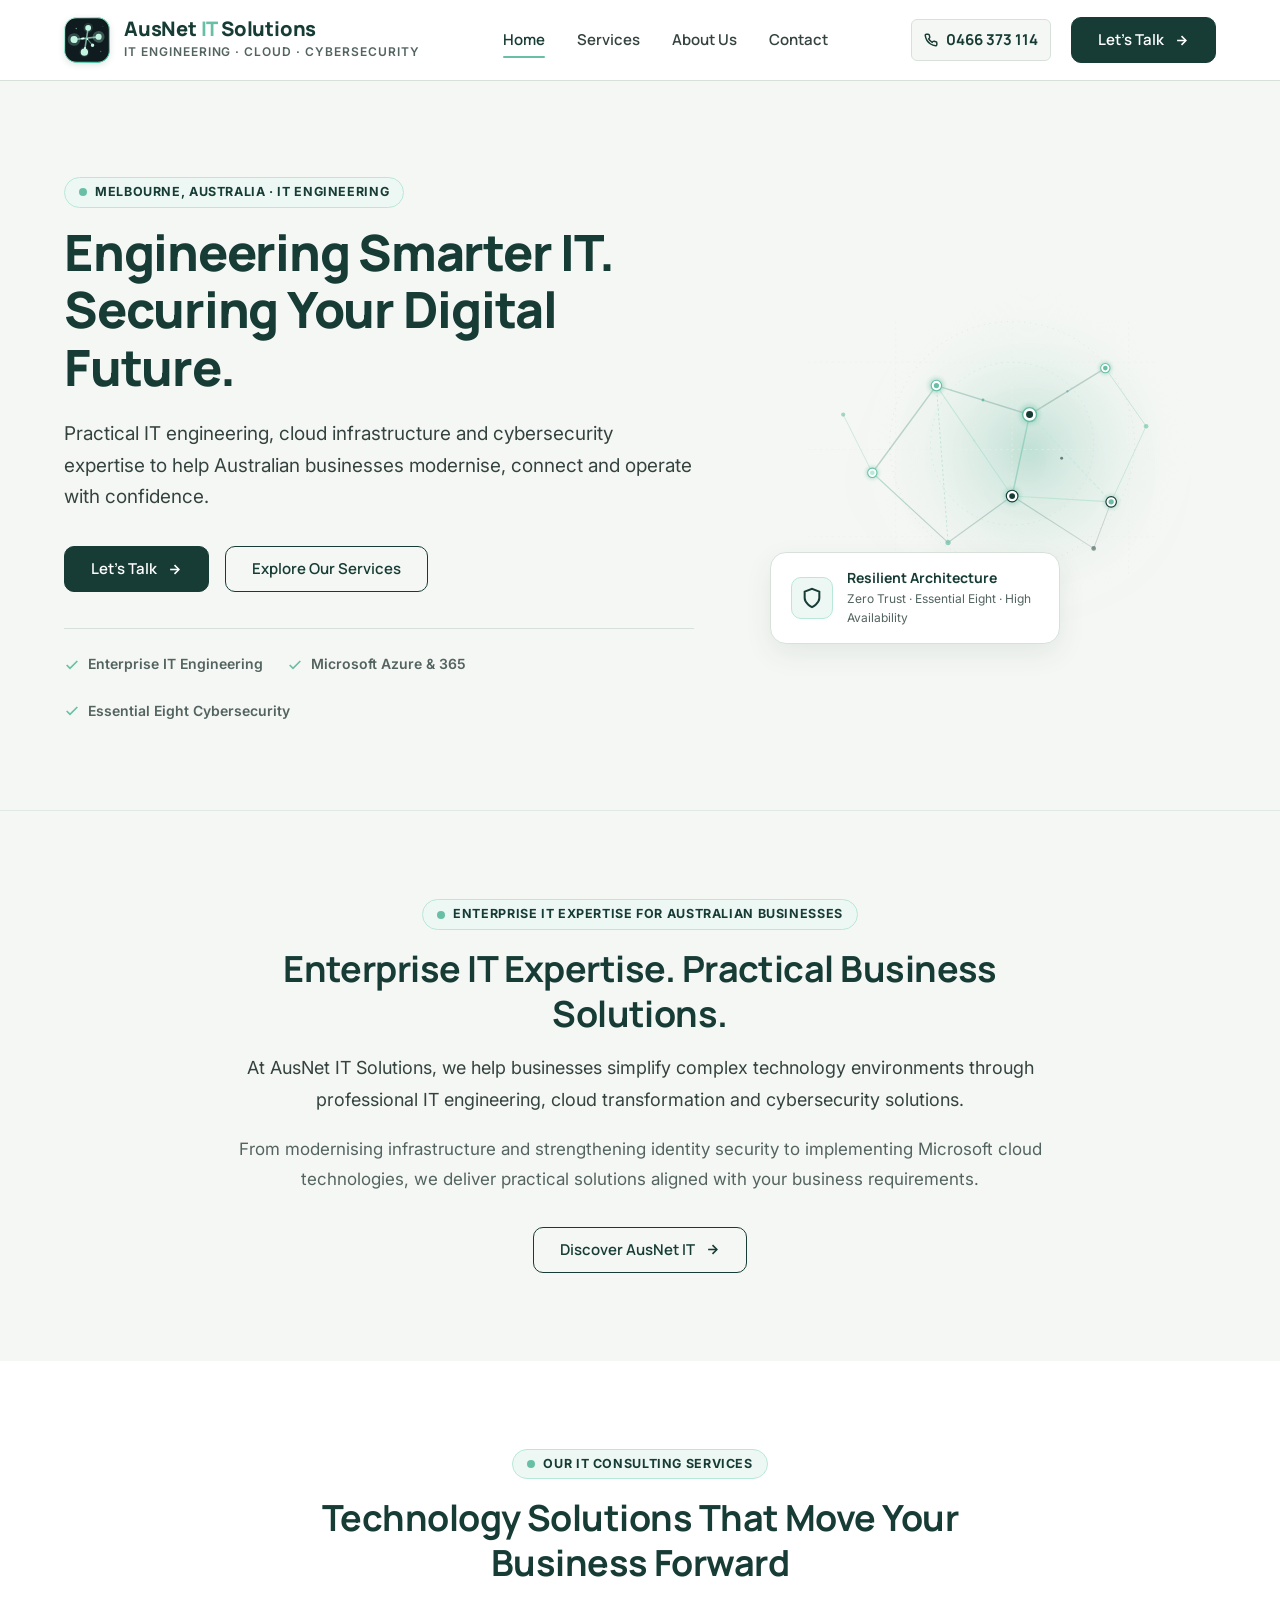
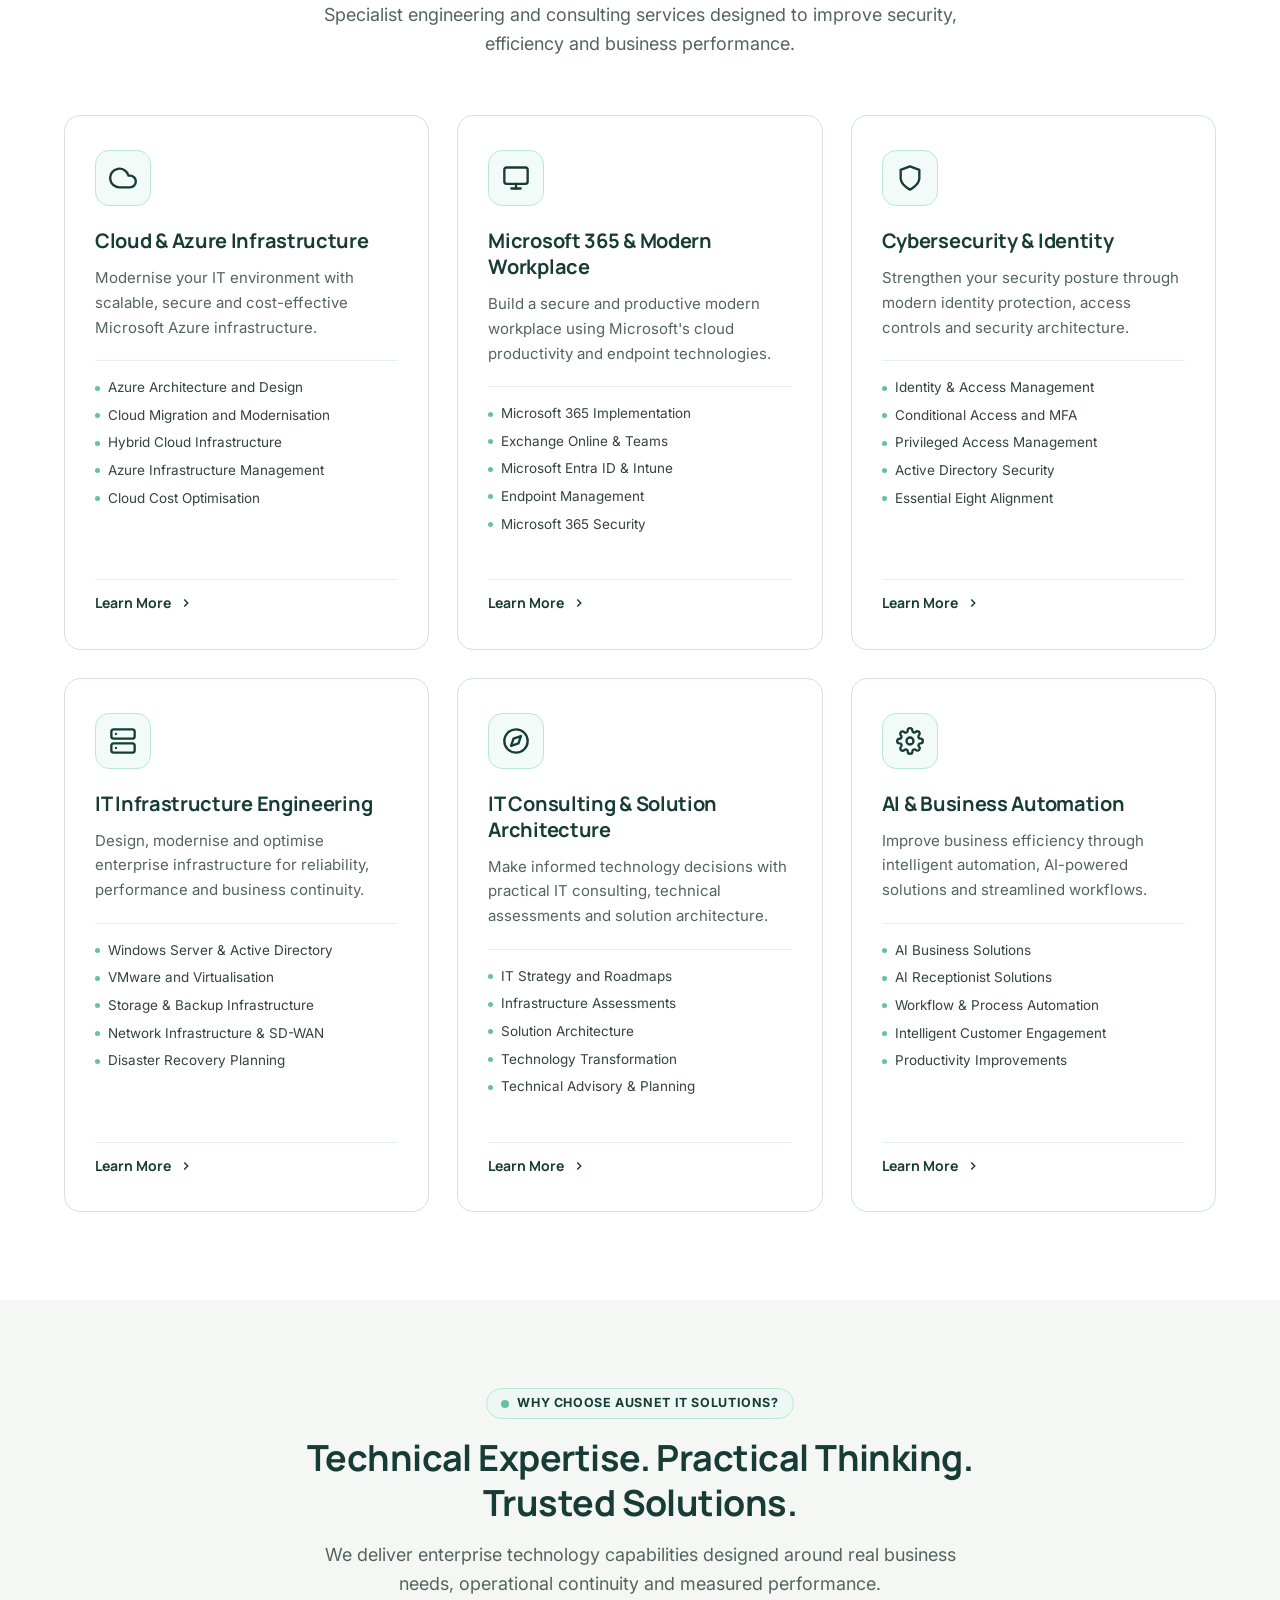
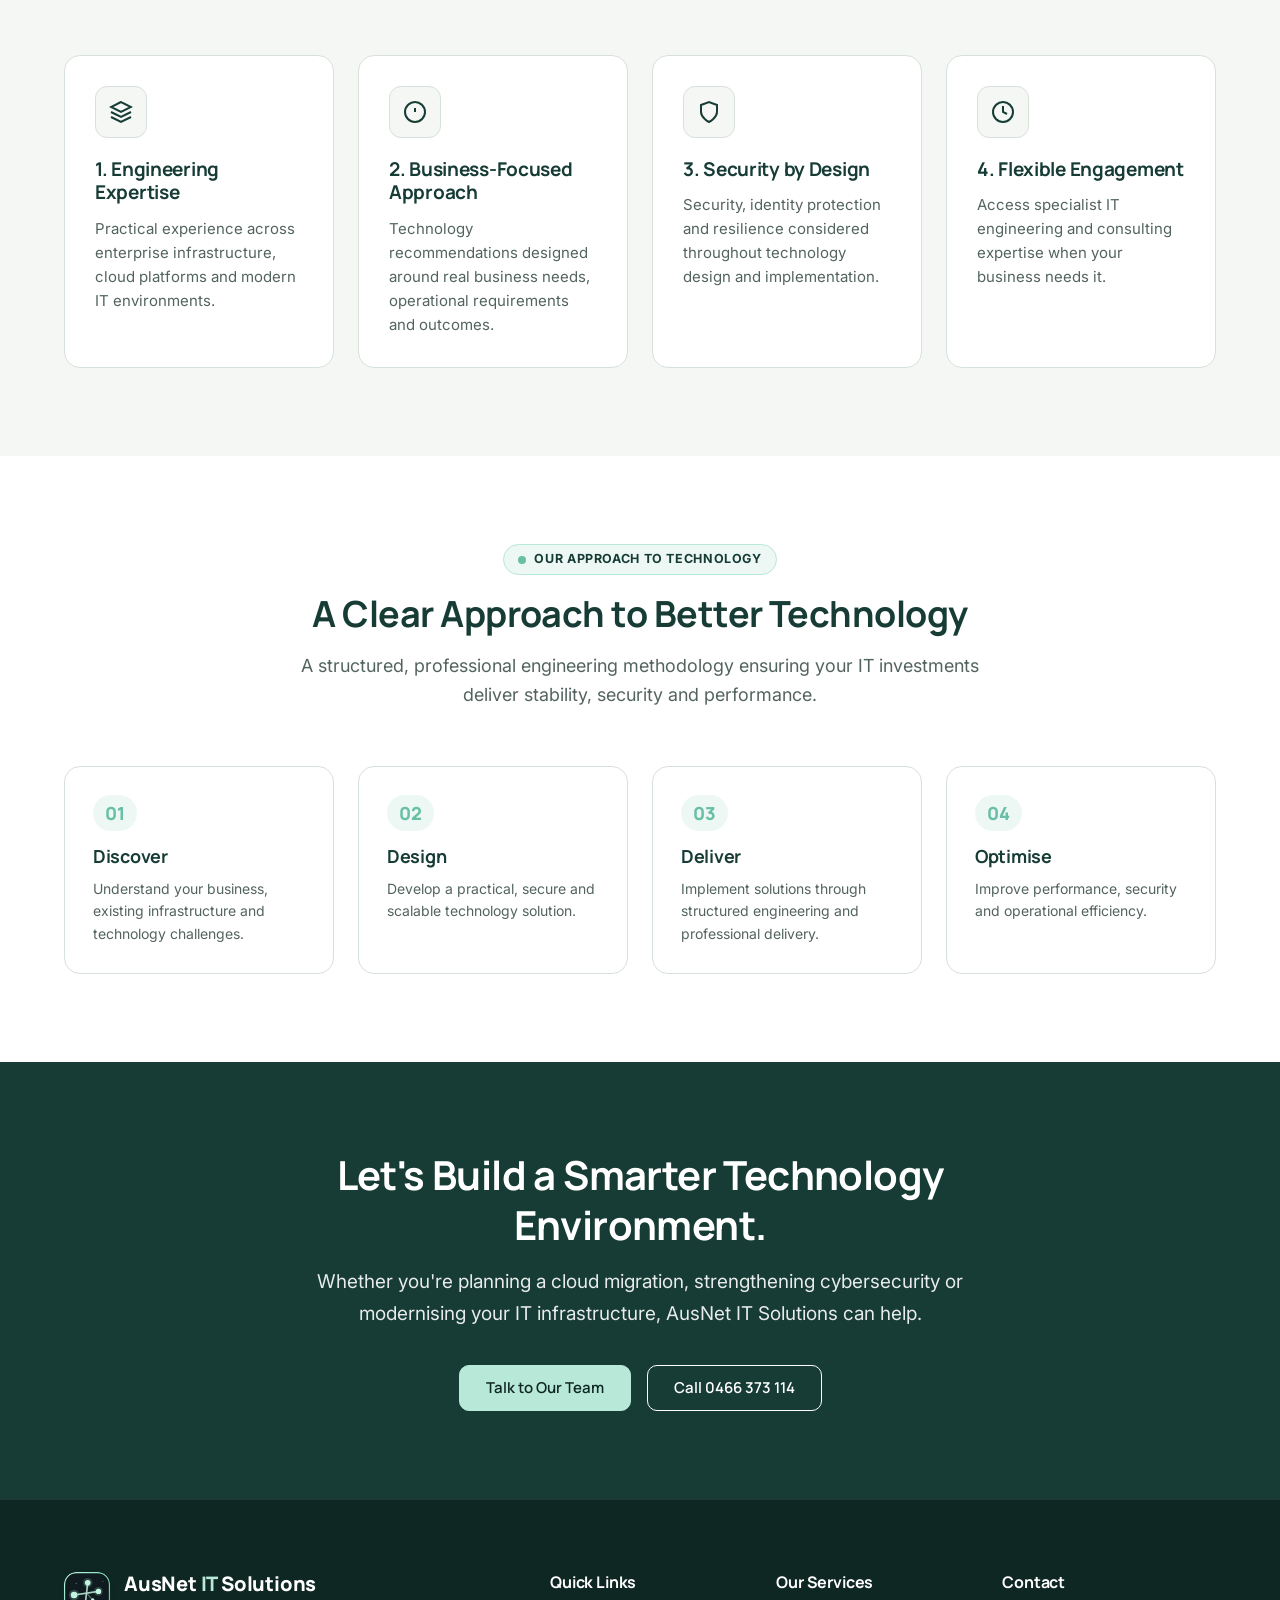
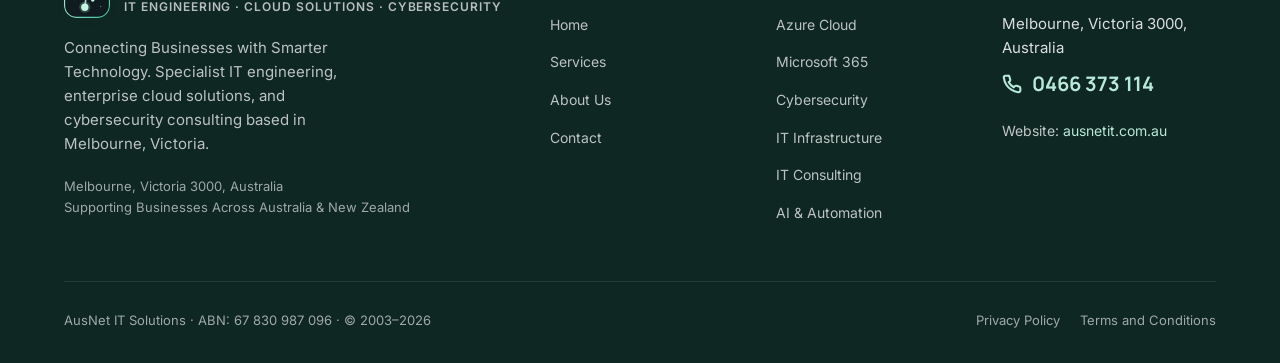
<file: index.html>
<!DOCTYPE html>
<html lang="en-AU">
<head>
  <meta charset="UTF-8">
  <meta name="viewport" content="width=device-width, initial-scale=1.0">
  <title>IT Consulting Melbourne | Cloud &amp; Cybersecurity | AusNet IT</title>
  <meta name="description" content="AusNet IT Solutions provides expert IT consulting, Azure cloud infrastructure, Microsoft 365, cybersecurity and IT engineering services in Melbourne, Victoria. Talk to our specialists today.">
  <meta name="author" content="AusNet IT Solutions">
  <meta name="robots" content="index, follow">

  <!-- Open Graph / Social Meta -->
  <meta property="og:type" content="website">
  <meta property="og:url" content="https://ausnetit.com.au/">
  <meta property="og:title" content="IT Consulting Melbourne | Cloud &amp; Cybersecurity | AusNet IT">
  <meta property="og:description" content="AusNet IT Solutions provides expert IT consulting, Azure cloud infrastructure, Microsoft 365, cybersecurity and IT engineering services in Melbourne, Victoria. Talk to our specialists today.">
  <meta property="og:image" content="https://ausnetit.com.au/assets/logo/ausnet-icon.png">

  <!-- Favicons (Supplied Authentic Brand Logo) -->
  <link rel="icon" type="image/svg+xml" href="favicon.svg">
  <link rel="icon" type="image/png" sizes="32x32" href="favicon.png">
  <link rel="apple-touch-icon" href="apple-touch-icon.png">

  <!-- Canonical -->
  <link rel="canonical" href="https://ausnetit.com.au/">

  <!-- Stylesheets -->
  <link rel="stylesheet" href="css/style.css?v=2.1.0">

  <!-- Schema.org Structured Data -->
  <script type="application/ld+json">
  {
    "@context": "https://schema.org",
    "@graph": [
      {
        "@type": ["Organization", "ProfessionalService", "ITService"],
        "@id": "https://ausnetit.com.au/#organization",
        "name": "AusNet IT Solutions",
        "legalName": "AusNet IT Solutions",
        "url": "https://ausnetit.com.au/",
        "logo": "https://ausnetit.com.au/assets/logo/ausnet-icon.png",
        "image": "https://ausnetit.com.au/assets/logo/ausnet-icon.png",
        "telephone": "+61466373114",
        "email": "info@ausnetit.com.au",
        "priceRange": "$$",
        "address": {
          "@type": "PostalAddress",
          "addressLocality": "Melbourne",
          "addressRegion": "Victoria",
          "postalCode": "3000",
          "addressCountry": "AU"
        },
        "areaServed": [
          { "@type": "City", "name": "Melbourne" },
          { "@type": "AdministrativeArea", "name": "Victoria" },
          { "@type": "Country", "name": "Australia" },
          { "@type": "Country", "name": "New Zealand" }
        ],
        "description": "Enterprise IT engineering, Microsoft Azure cloud consulting, Microsoft 365, cybersecurity and IT infrastructure consulting in Melbourne, Australia."
      },
      {
        "@type": "WebSite",
        "@id": "https://ausnetit.com.au/#website",
        "url": "https://ausnetit.com.au/",
        "name": "AusNet IT Solutions",
        "publisher": { "@id": "https://ausnetit.com.au/#organization" }
      }
    ]
  }
  </script>
</head>
<body id="top">

  <!-- Site Header -->
  <header class="site-header">
    <div class="container nav-container">
      <!-- Left: Existing AusNet IT Solutions Logo -->
      <a href="index.html" class="brand-logo-link" aria-label="AusNet IT Solutions - Home">
        <div class="logo-icon-wrapper">
          <img src="assets/logo/ausnet-icon-animated.svg" alt="AusNet IT Solutions Logo" width="46" height="46">
        </div>
        <div class="brand-text-block">
          <div class="brand-name">AusNet <span>IT</span> Solutions</div>
          <span class="brand-tagline-sub">IT Engineering · Cloud · Cybersecurity</span>
        </div>
      </a>

      <!-- Center Navigation: Home | Services | About Us | Contact -->
      <nav class="main-nav" aria-label="Primary Navigation">
        <ul class="nav-list">
          <li><a href="index.html" class="nav-link active">Home</a></li>
          <li><a href="services/index.html" class="nav-link">Services</a></li>
          <li><a href="about.html" class="nav-link">About Us</a></li>
          <li><a href="contact.html" class="nav-link">Contact</a></li>
        </ul>
      </nav>

      <!-- Right: Phone CTA & Forest-Green "Let's Talk" Button -->
      <div class="header-actions">
        <a href="tel:+61466373114" class="nav-phone-cta" title="Click to call AusNet IT Solutions directly">
          <svg width="14" height="14" viewBox="0 0 24 24" fill="none" stroke="currentColor" stroke-width="2.5"><path d="M22 16.92v3a2 2 0 0 1-2.18 2 19.79 19.79 0 0 1-8.63-3.07 19.5 19.5 0 0 1-6-6 19.79 19.79 0 0 1-3.07-8.67A2 2 0 0 1 4.11 2h3a2 2 0 0 1 2 1.72 12.84 12.84 0 0 0 .7 2.81 2 2 0 0 1-.45 2.11L8.09 9.91a16 16 0 0 0 6 6l1.27-1.27a2 2 0 0 1 2.11-.45 12.84 12.84 0 0 0 2.81.7A2 2 0 0 1 22 16.92z"></path></svg>
          <span class="nav-phone-text">0466 373 114</span>
        </a>
        <a href="contact.html" class="btn btn-primary">
          Let's Talk
          <span class="btn-icon">
            <svg width="15" height="15" viewBox="0 0 24 24" fill="none" stroke="currentColor" stroke-width="2.5"><line x1="5" y1="12" x2="19" y2="12"></line><polyline points="12 5 19 12 12 19"></polyline></svg>
          </span>
        </a>
        <button class="mobile-menu-toggle" aria-label="Toggle navigation menu" aria-expanded="false">
          <svg width="24" height="24" viewBox="0 0 24 24" fill="none" stroke="currentColor" stroke-width="2" stroke-linecap="round"><line x1="3" y1="12" x2="21" y2="12"></line><line x1="3" y1="6" x2="21" y2="6"></line><line x1="3" y1="18" x2="21" y2="18"></line></svg>
        </button>
      </div>
    </div>
  </header>

  <main>
    <!-- SECTION 1: HERO -->
    <section class="hero-section">
      <div class="container hero-grid">
        <div class="hero-content">
          <div class="eyebrow hero-eyebrow">
            <span class="eyebrow-dot"></span>
            <span>Melbourne, Australia &middot; IT Engineering</span>
          </div>

          <!-- Primary SEO H1 -->
          <h1 class="hero-headline">
            Engineering Smarter IT.<br class="desktop-only">
            Securing Your Digital Future.
          </h1>

          <p class="hero-supporting-text">
            Practical IT engineering, cloud infrastructure and cybersecurity expertise to help Australian businesses modernise, connect and operate with confidence.
          </p>

          <div class="hero-cta-group">
            <a href="contact.html" class="btn btn-primary">
              Let's Talk
              <span class="btn-icon">
                <svg width="15" height="15" viewBox="0 0 24 24" fill="none" stroke="currentColor" stroke-width="2.5"><line x1="5" y1="12" x2="19" y2="12"></line><polyline points="12 5 19 12 12 19"></polyline></svg>
              </span>
            </a>
            <a href="services/index.html" class="btn btn-secondary">
              Explore Our Services
            </a>
          </div>

          <!-- Trust bullets -->
          <div class="hero-trust-bullets">
            <div class="trust-bullet-item">
              <svg class="trust-bullet-icon" width="16" height="16" viewBox="0 0 24 24" fill="none" stroke="currentColor" stroke-width="2.5"><polyline points="20 6 9 17 4 12"></polyline></svg>
              <span>Enterprise IT Engineering</span>
            </div>
            <div class="trust-bullet-item">
              <svg class="trust-bullet-icon" width="16" height="16" viewBox="0 0 24 24" fill="none" stroke="currentColor" stroke-width="2.5"><polyline points="20 6 9 17 4 12"></polyline></svg>
              <span>Microsoft Azure &amp; 365</span>
            </div>
            <div class="trust-bullet-item">
              <svg class="trust-bullet-icon" width="16" height="16" viewBox="0 0 24 24" fill="none" stroke="currentColor" stroke-width="2.5"><polyline points="20 6 9 17 4 12"></polyline></svg>
              <span>Essential Eight Cybersecurity</span>
            </div>
          </div>
        </div>

        <!-- Hero Visual: Subtle Abstract Network Graphic inspired by existing logo -->
        <div class="hero-visual-stage" aria-hidden="true">
          <img src="assets/images/hero-network-abstract.svg" alt="AusNet Connected Network Architecture Illustration" class="hero-abstract-art">
          
          <div class="hero-overlay-card">
            <div class="hero-card-icon">
              <svg width="22" height="22" viewBox="0 0 24 24" fill="none" stroke="currentColor" stroke-width="2.2"><path d="M12 22s8-4 8-10V5l-8-3-8 3v7c0 6 8 10 8 10z"></path></svg>
            </div>
            <div>
              <div class="hero-card-title">Resilient Architecture</div>
              <div class="hero-card-desc">Zero Trust · Essential Eight · High Availability</div>
            </div>
          </div>
        </div>
      </div>
    </section>

    <!-- SECTION 2: INTRODUCTION -->
    <section class="section section-warm">
      <div class="container" style="max-width:920px; margin:0 auto; text-align:center;">
        <div class="eyebrow" style="margin:0 auto 16px auto;">
          <span class="eyebrow-dot"></span>
          Enterprise IT Expertise for Australian Businesses
        </div>
        <h2 class="section-title">Enterprise IT Expertise. Practical Business Solutions.</h2>
        <p style="font-size:1.125rem; color:var(--color-charcoal); line-height:1.75; margin-bottom:20px;">
          At AusNet IT Solutions, we help businesses simplify complex technology environments through professional IT engineering, cloud transformation and cybersecurity solutions.
        </p>
        <p style="font-size:1.0625rem; color:var(--color-charcoal-muted); line-height:1.75; margin-bottom:32px;">
          From modernising infrastructure and strengthening identity security to implementing Microsoft cloud technologies, we deliver practical solutions aligned with your business requirements.
        </p>
        <div>
          <a href="about.html" class="btn btn-secondary">
            Discover AusNet IT
            <span class="btn-icon">
              <svg width="15" height="15" viewBox="0 0 24 24" fill="none" stroke="currentColor" stroke-width="2.5"><line x1="5" y1="12" x2="19" y2="12"></line><polyline points="12 5 19 12 12 19"></polyline></svg>
            </span>
          </a>
        </div>
      </div>
    </section>

    <!-- SECTION 3: OUR SERVICES (The 6 Cards) -->
    <section class="section" id="services">
      <div class="container">
        <div class="section-header">
          <div class="eyebrow">
            <span class="eyebrow-dot"></span>
            Our IT Consulting Services
          </div>
          <h2 class="section-title">Technology Solutions That Move Your Business Forward</h2>
          <p class="section-subtitle">
            Specialist engineering and consulting services designed to improve security, efficiency and business performance.
          </p>
        </div>

        <div class="services-grid">
          <!-- CARD 1 – CLOUD & AZURE INFRASTRUCTURE -->
          <article class="service-card">
            <div class="service-card-top">
              <div class="service-card-icon" aria-hidden="true">
                <svg viewBox="0 0 24 24" fill="none" stroke="currentColor" stroke-width="2" stroke-linecap="round" stroke-linejoin="round">
                  <path d="M18 10h-1.26A8 8 0 1 0 9 20h9a5 5 0 0 0 0-10z"></path>
                </svg>
              </div>
              <h3 class="service-card-title">Cloud &amp; Azure Infrastructure</h3>
              <p class="service-card-desc">
                Modernise your IT environment with scalable, secure and cost-effective Microsoft Azure infrastructure.
              </p>
              <div class="service-card-features">
                <div class="service-card-feature-item">
                  <span class="service-feature-dot"></span>
                  <span>Azure Architecture and Design</span>
                </div>
                <div class="service-card-feature-item">
                  <span class="service-feature-dot"></span>
                  <span>Cloud Migration and Modernisation</span>
                </div>
                <div class="service-card-feature-item">
                  <span class="service-feature-dot"></span>
                  <span>Hybrid Cloud Infrastructure</span>
                </div>
                <div class="service-card-feature-item">
                  <span class="service-feature-dot"></span>
                  <span>Azure Infrastructure Management</span>
                </div>
                <div class="service-card-feature-item">
                  <span class="service-feature-dot"></span>
                  <span>Cloud Cost Optimisation</span>
                </div>
              </div>
            </div>
            <a href="services/azure-cloud-consulting.html" class="service-learn-more" aria-label="Learn more about Cloud and Azure Infrastructure">
              <span>Learn More</span>
              <svg width="14" height="14" viewBox="0 0 24 24" fill="none" stroke="currentColor" stroke-width="2.5"><polyline points="9 18 15 12 9 6"></polyline></svg>
            </a>
          </article>

          <!-- CARD 2 – MICROSOFT 365 & MODERN WORKPLACE -->
          <article class="service-card">
            <div class="service-card-top">
              <div class="service-card-icon" aria-hidden="true">
                <svg viewBox="0 0 24 24" fill="none" stroke="currentColor" stroke-width="2" stroke-linecap="round" stroke-linejoin="round">
                  <rect x="2" y="3" width="20" height="14" rx="2"></rect>
                  <line x1="8" y1="21" x2="16" y2="21"></line>
                  <line x1="12" y1="17" x2="12" y2="21"></line>
                </svg>
              </div>
              <h3 class="service-card-title">Microsoft 365 &amp; Modern Workplace</h3>
              <p class="service-card-desc">
                Build a secure and productive modern workplace using Microsoft's cloud productivity and endpoint technologies.
              </p>
              <div class="service-card-features">
                <div class="service-card-feature-item">
                  <span class="service-feature-dot"></span>
                  <span>Microsoft 365 Implementation</span>
                </div>
                <div class="service-card-feature-item">
                  <span class="service-feature-dot"></span>
                  <span>Exchange Online &amp; Teams</span>
                </div>
                <div class="service-card-feature-item">
                  <span class="service-feature-dot"></span>
                  <span>Microsoft Entra ID &amp; Intune</span>
                </div>
                <div class="service-card-feature-item">
                  <span class="service-feature-dot"></span>
                  <span>Endpoint Management</span>
                </div>
                <div class="service-card-feature-item">
                  <span class="service-feature-dot"></span>
                  <span>Microsoft 365 Security</span>
                </div>
              </div>
            </div>
            <a href="services/microsoft-365.html" class="service-learn-more" aria-label="Learn more about Microsoft 365 and Modern Workplace">
              <span>Learn More</span>
              <svg width="14" height="14" viewBox="0 0 24 24" fill="none" stroke="currentColor" stroke-width="2.5"><polyline points="9 18 15 12 9 6"></polyline></svg>
            </a>
          </article>

          <!-- CARD 3 – CYBERSECURITY & IDENTITY -->
          <article class="service-card">
            <div class="service-card-top">
              <div class="service-card-icon" aria-hidden="true">
                <svg viewBox="0 0 24 24" fill="none" stroke="currentColor" stroke-width="2" stroke-linecap="round" stroke-linejoin="round">
                  <path d="M12 22s8-4 8-10V5l-8-3-8 3v7c0 6 8 10 8 10z"></path>
                </svg>
              </div>
              <h3 class="service-card-title">Cybersecurity &amp; Identity</h3>
              <p class="service-card-desc">
                Strengthen your security posture through modern identity protection, access controls and security architecture.
              </p>
              <div class="service-card-features">
                <div class="service-card-feature-item">
                  <span class="service-feature-dot"></span>
                  <span>Identity &amp; Access Management</span>
                </div>
                <div class="service-card-feature-item">
                  <span class="service-feature-dot"></span>
                  <span>Conditional Access and MFA</span>
                </div>
                <div class="service-card-feature-item">
                  <span class="service-feature-dot"></span>
                  <span>Privileged Access Management</span>
                </div>
                <div class="service-card-feature-item">
                  <span class="service-feature-dot"></span>
                  <span>Active Directory Security</span>
                </div>
                <div class="service-card-feature-item">
                  <span class="service-feature-dot"></span>
                  <span>Essential Eight Alignment</span>
                </div>
              </div>
            </div>
            <a href="services/cybersecurity.html" class="service-learn-more" aria-label="Learn more about Cybersecurity and Identity">
              <span>Learn More</span>
              <svg width="14" height="14" viewBox="0 0 24 24" fill="none" stroke="currentColor" stroke-width="2.5"><polyline points="9 18 15 12 9 6"></polyline></svg>
            </a>
          </article>

          <!-- CARD 4 – IT INFRASTRUCTURE ENGINEERING -->
          <article class="service-card">
            <div class="service-card-top">
              <div class="service-card-icon" aria-hidden="true">
                <svg viewBox="0 0 24 24" fill="none" stroke="currentColor" stroke-width="2" stroke-linecap="round" stroke-linejoin="round">
                  <rect x="2" y="2" width="20" height="8" rx="2"></rect>
                  <rect x="2" y="14" width="20" height="8" rx="2"></rect>
                  <line x1="6" y1="6" x2="6.01" y2="6"></line>
                  <line x1="6" y1="18" x2="6.01" y2="18"></line>
                </svg>
              </div>
              <h3 class="service-card-title">IT Infrastructure Engineering</h3>
              <p class="service-card-desc">
                Design, modernise and optimise enterprise infrastructure for reliability, performance and business continuity.
              </p>
              <div class="service-card-features">
                <div class="service-card-feature-item">
                  <span class="service-feature-dot"></span>
                  <span>Windows Server &amp; Active Directory</span>
                </div>
                <div class="service-card-feature-item">
                  <span class="service-feature-dot"></span>
                  <span>VMware and Virtualisation</span>
                </div>
                <div class="service-card-feature-item">
                  <span class="service-feature-dot"></span>
                  <span>Storage &amp; Backup Infrastructure</span>
                </div>
                <div class="service-card-feature-item">
                  <span class="service-feature-dot"></span>
                  <span>Network Infrastructure &amp; SD-WAN</span>
                </div>
                <div class="service-card-feature-item">
                  <span class="service-feature-dot"></span>
                  <span>Disaster Recovery Planning</span>
                </div>
              </div>
            </div>
            <a href="services/it-infrastructure.html" class="service-learn-more" aria-label="Learn more about IT Infrastructure Engineering">
              <span>Learn More</span>
              <svg width="14" height="14" viewBox="0 0 24 24" fill="none" stroke="currentColor" stroke-width="2.5"><polyline points="9 18 15 12 9 6"></polyline></svg>
            </a>
          </article>

          <!-- CARD 5 – IT CONSULTING & SOLUTION ARCHITECTURE -->
          <article class="service-card">
            <div class="service-card-top">
              <div class="service-card-icon" aria-hidden="true">
                <svg viewBox="0 0 24 24" fill="none" stroke="currentColor" stroke-width="2" stroke-linecap="round" stroke-linejoin="round">
                  <circle cx="12" cy="12" r="10"></circle>
                  <polygon points="16.24 7.76 14.12 14.12 7.76 16.24 9.88 9.88 16.24 7.76"></polygon>
                </svg>
              </div>
              <h3 class="service-card-title">IT Consulting &amp; Solution Architecture</h3>
              <p class="service-card-desc">
                Make informed technology decisions with practical IT consulting, technical assessments and solution architecture.
              </p>
              <div class="service-card-features">
                <div class="service-card-feature-item">
                  <span class="service-feature-dot"></span>
                  <span>IT Strategy and Roadmaps</span>
                </div>
                <div class="service-card-feature-item">
                  <span class="service-feature-dot"></span>
                  <span>Infrastructure Assessments</span>
                </div>
                <div class="service-card-feature-item">
                  <span class="service-feature-dot"></span>
                  <span>Solution Architecture</span>
                </div>
                <div class="service-card-feature-item">
                  <span class="service-feature-dot"></span>
                  <span>Technology Transformation</span>
                </div>
                <div class="service-card-feature-item">
                  <span class="service-feature-dot"></span>
                  <span>Technical Advisory &amp; Planning</span>
                </div>
              </div>
            </div>
            <a href="services/it-consulting.html" class="service-learn-more" aria-label="Learn more about IT Consulting and Solution Architecture">
              <span>Learn More</span>
              <svg width="14" height="14" viewBox="0 0 24 24" fill="none" stroke="currentColor" stroke-width="2.5"><polyline points="9 18 15 12 9 6"></polyline></svg>
            </a>
          </article>

          <!-- CARD 6 – AI & BUSINESS AUTOMATION -->
          <article class="service-card">
            <div class="service-card-top">
              <div class="service-card-icon" aria-hidden="true">
                <svg viewBox="0 0 24 24" fill="none" stroke="currentColor" stroke-width="2" stroke-linecap="round" stroke-linejoin="round">
                  <circle cx="12" cy="12" r="3"></circle>
                  <path d="M19.4 15a1.65 1.65 0 0 0 .33 1.82l.06.06a2 2 0 0 1 0 2.83 2 2 0 0 1-2.83 0l-.06-.06a1.65 1.65 0 0 0-1.82-.33 1.65 1.65 0 0 0-1 1.51V21a2 2 0 0 1-2 2 2 2 0 0 1-2-2v-.09A1.65 1.65 0 0 0 9 19.4a1.65 1.65 0 0 0-1.82.33l-.06.06a2 2 0 0 1-2.83 0 2 2 0 0 1 0-2.83l.06-.06a1.65 1.65 0 0 0 .33-1.82 1.65 1.65 0 0 0-1.51-1H3a2 2 0 0 1-2-2 2 2 0 0 1 2-2h.09A1.65 1.65 0 0 0 4.6 9a1.65 1.65 0 0 0-.33-1.82l-.06-.06a2 2 0 0 1 0-2.83 2 2 0 0 1 2.83 0l.06.06a1.65 1.65 0 0 0 1.82.33H9a1.65 1.65 0 0 0 1-1.51V3a2 2 0 0 1 2-2 2 2 0 0 1 2 2v.09a1.65 1.65 0 0 0 1 1.51 1.65 1.65 0 0 0 1.82-.33l.06-.06a2 2 0 0 1 2.83 0 2 2 0 0 1 0 2.83l-.06.06a1.65 1.65 0 0 0-.33 1.82V9a1.65 1.65 0 0 0 1.51 1H21a2 2 0 0 1 2 2 2 2 0 0 1-2 2h-.09a1.65 1.65 0 0 0-1.51 1z"></path>
                </svg>
              </div>
              <h3 class="service-card-title">AI &amp; Business Automation</h3>
              <p class="service-card-desc">
                Improve business efficiency through intelligent automation, AI-powered solutions and streamlined workflows.
              </p>
              <div class="service-card-features">
                <div class="service-card-feature-item">
                  <span class="service-feature-dot"></span>
                  <span>AI Business Solutions</span>
                </div>
                <div class="service-card-feature-item">
                  <span class="service-feature-dot"></span>
                  <span>AI Receptionist Solutions</span>
                </div>
                <div class="service-card-feature-item">
                  <span class="service-feature-dot"></span>
                  <span>Workflow &amp; Process Automation</span>
                </div>
                <div class="service-card-feature-item">
                  <span class="service-feature-dot"></span>
                  <span>Intelligent Customer Engagement</span>
                </div>
                <div class="service-card-feature-item">
                  <span class="service-feature-dot"></span>
                  <span>Productivity Improvements</span>
                </div>
              </div>
            </div>
            <a href="services/ai-automation.html" class="service-learn-more" aria-label="Learn more about AI and Business Automation">
              <span>Learn More</span>
              <svg width="14" height="14" viewBox="0 0 24 24" fill="none" stroke="currentColor" stroke-width="2.5"><polyline points="9 18 15 12 9 6"></polyline></svg>
            </a>
          </article>
        </div>
      </div>
    </section>

    <!-- SECTION 4: WHY CHOOSE AUSNET IT SOLUTIONS? -->
    <section class="section section-warm">
      <div class="container">
        <div class="section-header">
          <div class="eyebrow">
            <span class="eyebrow-dot"></span>
            Why Choose AusNet IT Solutions?
          </div>
          <h2 class="section-title">Technical Expertise. Practical Thinking. Trusted Solutions.</h2>
          <p class="section-subtitle">
            We deliver enterprise technology capabilities designed around real business needs, operational continuity and measured performance.
          </p>
        </div>

        <div style="display:grid; grid-template-columns:repeat(auto-fit, minmax(260px, 1fr)); gap:24px;">
          <div class="spec-card">
            <div class="spec-icon-wrap">
              <svg width="24" height="24" viewBox="0 0 24 24" fill="none" stroke="currentColor" stroke-width="2"><path d="M12 2L2 7l10 5 10-5-10-5zM2 17l10 5 10-5M2 12l10 5 10-5"></path></svg>
            </div>
            <h3 class="spec-title">1. Engineering Expertise</h3>
            <p class="spec-desc">
              Practical experience across enterprise infrastructure, cloud platforms and modern IT environments.
            </p>
          </div>

          <div class="spec-card">
            <div class="spec-icon-wrap">
              <svg width="24" height="24" viewBox="0 0 24 24" fill="none" stroke="currentColor" stroke-width="2"><circle cx="12" cy="12" r="10"></circle><line x1="12" y1="8" x2="12" y2="12"></line><line x1="12" y1="16" x2="12.01" y2="16"></line></svg>
            </div>
            <h3 class="spec-title">2. Business-Focused Approach</h3>
            <p class="spec-desc">
              Technology recommendations designed around real business needs, operational requirements and outcomes.
            </p>
          </div>

          <div class="spec-card">
            <div class="spec-icon-wrap">
              <svg width="24" height="24" viewBox="0 0 24 24" fill="none" stroke="currentColor" stroke-width="2"><path d="M12 22s8-4 8-10V5l-8-3-8 3v7c0 6 8 10 8 10z"></path></svg>
            </div>
            <h3 class="spec-title">3. Security by Design</h3>
            <p class="spec-desc">
              Security, identity protection and resilience considered throughout technology design and implementation.
            </p>
          </div>

          <div class="spec-card">
            <div class="spec-icon-wrap">
              <svg width="24" height="24" viewBox="0 0 24 24" fill="none" stroke="currentColor" stroke-width="2"><circle cx="12" cy="12" r="10"></circle><polyline points="12 6 12 12 16 14"></polyline></svg>
            </div>
            <h3 class="spec-title">4. Flexible Engagement</h3>
            <p class="spec-desc">
              Access specialist IT engineering and consulting expertise when your business needs it.
            </p>
          </div>
        </div>
      </div>
    </section>

    <!-- SECTION 5: OUR APPROACH -->
    <section class="section">
      <div class="container">
        <div class="section-header">
          <div class="eyebrow">
            <span class="eyebrow-dot"></span>
            Our Approach to Technology
          </div>
          <h2 class="section-title">A Clear Approach to Better Technology</h2>
          <p class="section-subtitle">
            A structured, professional engineering methodology ensuring your IT investments deliver stability, security and performance.
          </p>
        </div>

        <div class="methodology-grid">
          <div class="step-card">
            <span class="step-num">01</span>
            <h3 class="step-title">Discover</h3>
            <p class="step-desc">
              Understand your business, existing infrastructure and technology challenges.
            </p>
          </div>

          <div class="step-card">
            <span class="step-num">02</span>
            <h3 class="step-title">Design</h3>
            <p class="step-desc">
              Develop a practical, secure and scalable technology solution.
            </p>
          </div>

          <div class="step-card">
            <span class="step-num">03</span>
            <h3 class="step-title">Deliver</h3>
            <p class="step-desc">
              Implement solutions through structured engineering and professional delivery.
            </p>
          </div>

          <div class="step-card">
            <span class="step-num">04</span>
            <h3 class="step-title">Optimise</h3>
            <p class="step-desc">
              Improve performance, security and operational efficiency.
            </p>
          </div>
        </div>
      </div>
    </section>

    <!-- SECTION 6: FINAL CALL TO ACTION -->
    <section class="section section-forest" style="text-align:center;">
      <div class="container" style="max-width:760px; margin:0 auto;">
        <h2 style="font-size:2.5rem; margin-bottom:16px; color:#ffffff;">Let's Build a Smarter Technology Environment.</h2>
        <p style="font-size:1.1875rem; opacity:0.9; line-height:1.65; margin-bottom:36px;">
          Whether you're planning a cloud migration, strengthening cybersecurity or modernising your IT infrastructure, AusNet IT Solutions can help.
        </p>
        <div style="display:flex; justify-content:center; gap:16px; flex-wrap:wrap;">
          <a href="contact.html" class="btn btn-mint">
            Talk to Our Team
          </a>
          <a href="tel:+61466373114" class="btn btn-secondary" style="border-color:#ffffff; color:#ffffff;">
            Call 0466 373 114
          </a>
        </div>
      </div>
    </section>
  </main>

  <!-- Site Footer -->
  <footer class="site-footer">
    <div class="container">
      <div class="footer-grid">
        <!-- Brand Col -->
        <div class="footer-brand-col">
          <a href="index.html" class="brand-logo-link" style="color:var(--color-pure-white);">
            <div class="logo-icon-wrapper">
              <img src="assets/logo/ausnet-icon-static.svg" alt="AusNet IT Solutions Logo" width="46" height="46">
            </div>
            <div class="brand-text-block">
              <div class="brand-name" style="color:#ffffff;">AusNet <span style="color:#B8E8D8;">IT</span> Solutions</div>
              <span class="brand-tagline-sub" style="color:rgba(255,255,255,0.7);">IT Engineering · Cloud Solutions · Cybersecurity</span>
            </div>
          </a>
          <p>
            Connecting Businesses with Smarter Technology. Specialist IT engineering, enterprise cloud solutions, and cybersecurity consulting based in Melbourne, Victoria.
          </p>
          <div class="footer-meta-info">
            Melbourne, Victoria 3000, Australia<br>
            Supporting Businesses Across Australia &amp; New Zealand
          </div>
        </div>

        <!-- Quick Links Col -->
        <div>
          <h4 class="footer-col-title">Quick Links</h4>
          <ul class="footer-nav-list">
            <li><a href="index.html">Home</a></li>
            <li><a href="services/index.html">Services</a></li>
            <li><a href="about.html">About Us</a></li>
            <li><a href="contact.html">Contact</a></li>
          </ul>
        </div>

        <!-- Our Services Col -->
        <div>
          <h4 class="footer-col-title">Our Services</h4>
          <ul class="footer-nav-list">
            <li><a href="services/azure-cloud-consulting.html">Azure Cloud</a></li>
            <li><a href="services/microsoft-365.html">Microsoft 365</a></li>
            <li><a href="services/cybersecurity.html">Cybersecurity</a></li>
            <li><a href="services/it-infrastructure.html">IT Infrastructure</a></li>
            <li><a href="services/it-consulting.html">IT Consulting</a></li>
            <li><a href="services/ai-automation.html">AI &amp; Automation</a></li>
          </ul>
        </div>

        <!-- Direct Contact Col -->
        <div>
          <h4 class="footer-col-title">Contact</h4>
          <p style="color:rgba(255,255,255,0.85); font-size:0.9375rem; margin-bottom:8px;">
            Melbourne, Victoria 3000, Australia
          </p>
          <a href="tel:+61466373114" class="footer-phone-cta">
            <svg width="20" height="20" viewBox="0 0 24 24" fill="none" stroke="currentColor" stroke-width="2.5"><path d="M22 16.92v3a2 2 0 0 1-2.18 2 19.79 19.79 0 0 1-8.63-3.07 19.5 19.5 0 0 1-6-6 19.79 19.79 0 0 1-3.07-8.67A2 2 0 0 1 4.11 2h3a2 2 0 0 1 2 1.72 12.84 12.84 0 0 0 .7 2.81 2 2 0 0 1-.45 2.11L8.09 9.91a16 16 0 0 0 6 6l1.27-1.27a2 2 0 0 1 2.11-.45 12.84 12.84 0 0 0 2.81.7A2 2 0 0 1 22 16.92z"></path></svg>
            0466 373 114
          </a>
          <p style="color:rgba(255,255,255,0.75); font-size:0.875rem; margin-top:8px;">
            Website: <a href="https://ausnetit.com.au" style="color:#B8E8D8;">ausnetit.com.au</a>
          </p>
        </div>
      </div>

      <!-- Footer Bottom Bar -->
      <div class="footer-bottom-bar">
        <div>AusNet IT Solutions &middot; ABN: 67 830 987 096 &middot; &copy; 2003&ndash;2026</div>
        <div class="footer-legal-links">
          <a href="privacy-policy.html">Privacy Policy</a>
          <a href="terms-and-conditions.html">Terms and Conditions</a>
        </div>
      </div>
    </div>
  </footer>

  <!-- Sticky Mobile Action Bar -->
  <aside class="mobile-sticky-bar" aria-label="Mobile Quick Actions">
    <div class="mobile-sticky-inner">
      <a href="tel:+61466373114" class="btn btn-primary">
        <svg width="15" height="15" viewBox="0 0 24 24" fill="none" stroke="currentColor" stroke-width="2.5"><path d="M22 16.92v3a2 2 0 0 1-2.18 2 19.79 19.79 0 0 1-8.63-3.07 19.5 19.5 0 0 1-6-6 19.79 19.79 0 0 1-3.07-8.67A2 2 0 0 1 4.11 2h3a2 2 0 0 1 2 1.72 12.84 12.84 0 0 0 .7 2.81 2 2 0 0 1-.45 2.11L8.09 9.91a16 16 0 0 0 6 6l1.27-1.27a2 2 0 0 1 2.11-.45 12.84 12.84 0 0 0 2.81.7A2 2 0 0 1 22 16.92z"></path></svg>
        Call Now
      </a>
      <a href="contact.html" class="btn btn-mint">
        Let's Talk
      </a>
    </div>
  </aside>

  <!-- Scripts -->
  <script src="js/main.js"></script>
</body>
</html>
</file>
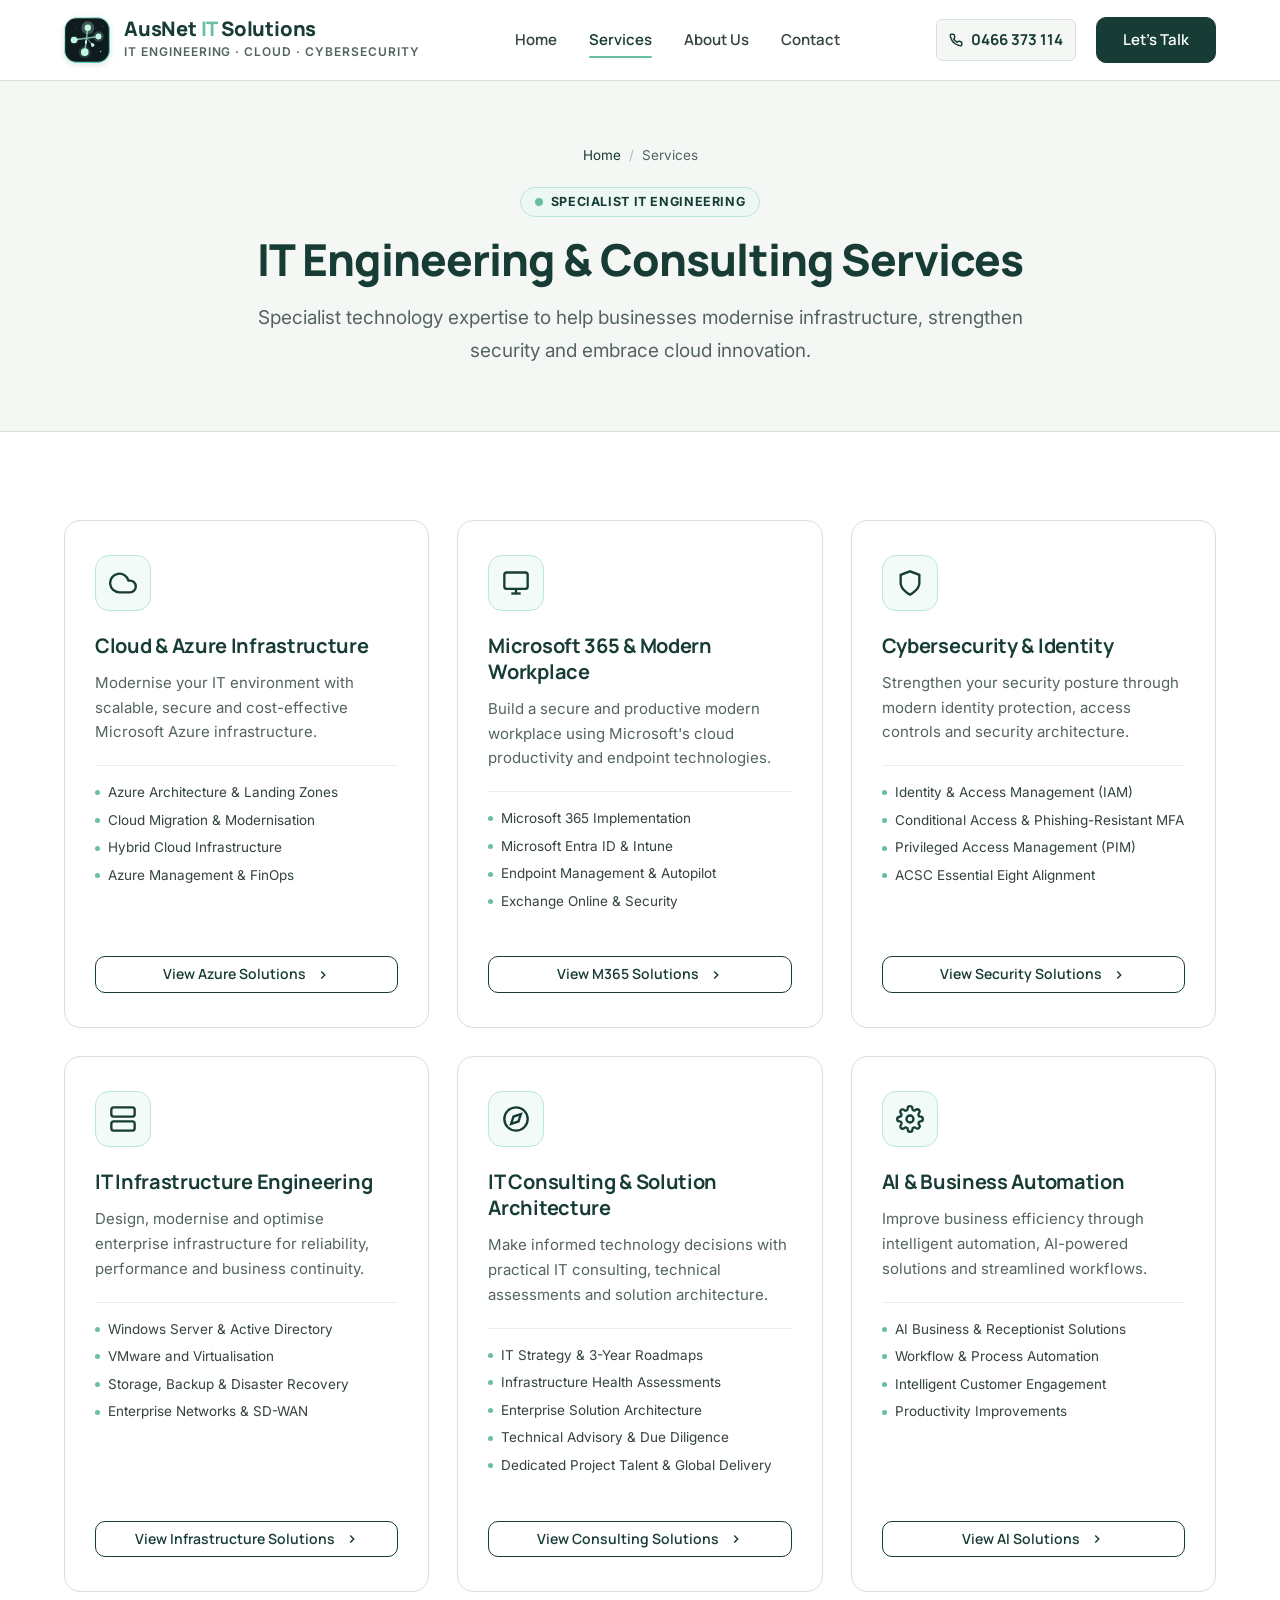
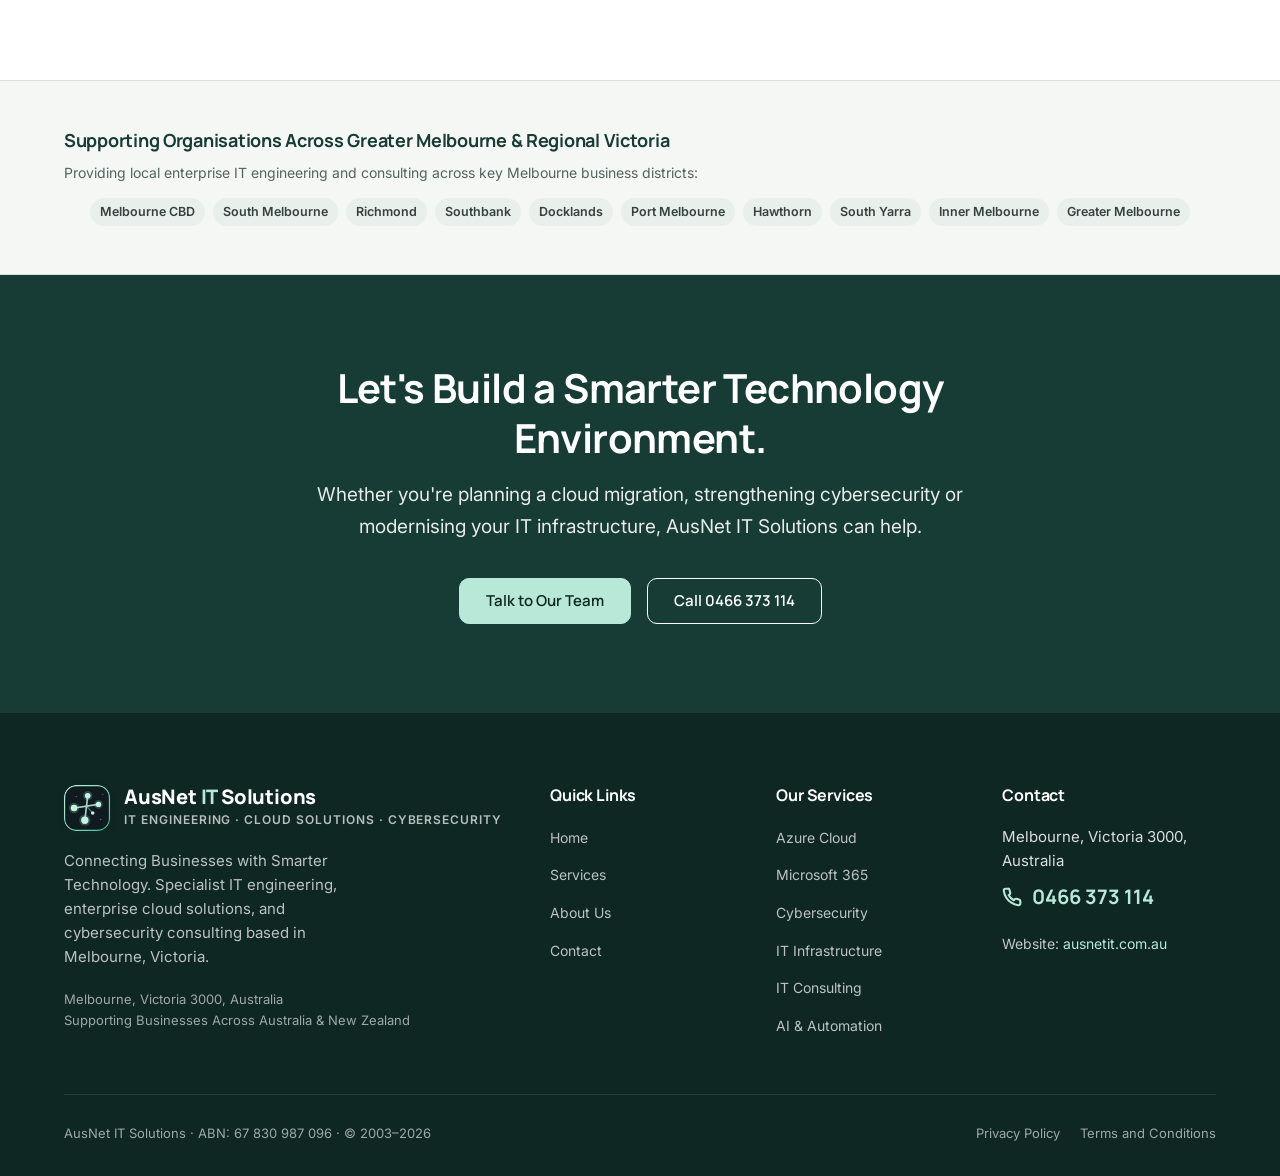
<file: services/index.html>
<!DOCTYPE html>
<html lang="en-AU">
<head>
  <meta charset="UTF-8">
  <meta name="viewport" content="width=device-width, initial-scale=1.0">
  <title>IT Engineering Services Melbourne | AusNet IT Solutions</title>
  <meta name="description" content="Specialist technology expertise to help businesses modernise infrastructure, strengthen security and embrace cloud innovation. Serving Melbourne, Victoria and across Australia.">
  <meta name="author" content="AusNet IT Solutions">
  <meta name="robots" content="index, follow">

  <!-- Open Graph -->
  <meta property="og:type" content="website">
  <meta property="og:url" content="https://ausnetit.com.au/services/">
  <meta property="og:title" content="IT Engineering Services Melbourne | AusNet IT Solutions">
  <meta property="og:description" content="Specialist technology expertise to help businesses modernise infrastructure, strengthen security and embrace cloud innovation.">
  <meta property="og:image" content="https://ausnetit.com.au/assets/logo/ausnet-icon.png">

  <!-- Favicons -->
  <link rel="icon" type="image/svg+xml" href="../favicon.svg">
  <link rel="icon" type="image/png" sizes="32x32" href="../favicon.png">
  <link rel="apple-touch-icon" href="../apple-touch-icon.png">

  <!-- Canonical -->
  <link rel="canonical" href="https://ausnetit.com.au/services/">

  <!-- Stylesheets -->
  <link rel="stylesheet" href="../css/style.css?v=2.1.0">

  <!-- Schema.org Structured Data -->
  <script type="application/ld+json">
  {
    "@context": "https://schema.org",
    "@graph": [
      {
        "@type": "BreadcrumbList",
        "itemListElement": [
          { "@type": "ListItem", "position": 1, "name": "Home", "item": "https://ausnetit.com.au/" },
          { "@type": "ListItem", "position": 2, "name": "Services", "item": "https://ausnetit.com.au/services/" }
        ]
      },
      {
        "@type": "OfferCatalog",
        "name": "AusNet IT Solutions Services",
        "itemListElement": [
          { "@type": "Offer", "itemOffered": { "@type": "Service", "name": "Azure Cloud Consulting", "url": "https://ausnetit.com.au/services/azure-cloud-consulting.html" } },
          { "@type": "Offer", "itemOffered": { "@type": "Service", "name": "Microsoft 365 & Modern Workplace", "url": "https://ausnetit.com.au/services/microsoft-365.html" } },
          { "@type": "Offer", "itemOffered": { "@type": "Service", "name": "Cybersecurity & Identity", "url": "https://ausnetit.com.au/services/cybersecurity.html" } },
          { "@type": "Offer", "itemOffered": { "@type": "Service", "name": "IT Infrastructure Engineering", "url": "https://ausnetit.com.au/services/it-infrastructure.html" } },
          { "@type": "Offer", "itemOffered": { "@type": "Service", "name": "IT Consulting & Solution Architecture", "url": "https://ausnetit.com.au/services/it-consulting.html" } },
          { "@type": "Offer", "itemOffered": { "@type": "Service", "name": "AI & Business Automation", "url": "https://ausnetit.com.au/services/ai-automation.html" } }
        ]
      }
    ]
  }
  </script>
</head>
<body id="top">

  <!-- Site Header -->
  <header class="site-header">
    <div class="container nav-container">
      <a href="../index.html" class="brand-logo-link" aria-label="AusNet IT Solutions - Home">
        <div class="logo-icon-wrapper">
          <img src="../assets/logo/ausnet-icon-animated.svg" alt="AusNet IT Solutions Logo" width="46" height="46">
        </div>
        <div class="brand-text-block">
          <div class="brand-name">AusNet <span>IT</span> Solutions</div>
          <span class="brand-tagline-sub">IT Engineering · Cloud · Cybersecurity</span>
        </div>
      </a>

      <nav class="main-nav" aria-label="Primary Navigation">
        <ul class="nav-list">
          <li><a href="../index.html" class="nav-link">Home</a></li>
          <li><a href="index.html" class="nav-link active">Services</a></li>
          <li><a href="../about.html" class="nav-link">About Us</a></li>
          <li><a href="../contact.html" class="nav-link">Contact</a></li>
        </ul>
      </nav>

      <div class="header-actions">
        <a href="tel:+61466373114" class="nav-phone-cta">
          <svg width="14" height="14" viewBox="0 0 24 24" fill="none" stroke="currentColor" stroke-width="2.5"><path d="M22 16.92v3a2 2 0 0 1-2.18 2 19.79 19.79 0 0 1-8.63-3.07 19.5 19.5 0 0 1-6-6 19.79 19.79 0 0 1-3.07-8.67A2 2 0 0 1 4.11 2h3a2 2 0 0 1 2 1.72 12.84 12.84 0 0 0 .7 2.81 2 2 0 0 1-.45 2.11L8.09 9.91a16 16 0 0 0 6 6l1.27-1.27a2 2 0 0 1 2.11-.45 12.84 12.84 0 0 0 2.81.7A2 2 0 0 1 22 16.92z"></path></svg>
          <span class="nav-phone-text">0466 373 114</span>
        </a>
        <a href="../contact.html" class="btn btn-primary">
          Let's Talk
        </a>
        <button class="mobile-menu-toggle" aria-label="Toggle navigation menu" aria-expanded="false">
          <svg width="24" height="24" viewBox="0 0 24 24" fill="none" stroke="currentColor" stroke-width="2"><line x1="3" y1="12" x2="21" y2="12"></line><line x1="3" y1="6" x2="21" y2="6"></line><line x1="3" y1="18" x2="21" y2="18"></line></svg>
        </button>
      </div>
    </div>
  </header>

  <main>
    <!-- Services Page Header -->
    <section class="section section-warm" style="padding-top:64px; padding-bottom:64px; border-bottom:1px solid var(--color-border);">
      <div class="container text-center" style="max-width:840px; margin:0 auto; text-align:center;">
        <nav class="breadcrumbs" style="justify-content:center;" aria-label="Breadcrumb">
          <a href="../index.html">Home</a>
          <span class="breadcrumbs-sep">/</span>
          <span>Services</span>
        </nav>
        <div class="eyebrow" style="margin:0 auto 16px auto;">
          <span class="eyebrow-dot"></span>
          Specialist IT Engineering
        </div>
        <h1 class="page-hero-title" style=" margin-bottom:16px;">IT Engineering &amp; Consulting Services</h1>
        <p style="font-size:1.1875rem; color:var(--color-charcoal-muted); line-height:1.7;">
          Specialist technology expertise to help businesses modernise infrastructure, strengthen security and embrace cloud innovation.
        </p>
      </div>
    </section>

    <!-- Services Grid List -->
    <section class="section">
      <div class="container">
        <div class="services-grid">
          
          <!-- 1. Azure Cloud Consulting -->
          <article class="service-card">
            <div class="service-card-top">
              <div class="service-card-icon" aria-hidden="true">
                <svg viewBox="0 0 24 24" fill="none" stroke="currentColor" stroke-width="2"><path d="M18 10h-1.26A8 8 0 1 0 9 20h9a5 5 0 0 0 0-10z"></path></svg>
              </div>
              <h2 class="service-card-title" style="font-size:1.25rem;">Cloud &amp; Azure Infrastructure</h2>
              <p class="service-card-desc">
                Modernise your IT environment with scalable, secure and cost-effective Microsoft Azure infrastructure.
              </p>
              <div class="service-card-features">
                <div class="service-card-feature-item"><span class="service-feature-dot"></span><span>Azure Architecture &amp; Landing Zones</span></div>
                <div class="service-card-feature-item"><span class="service-feature-dot"></span><span>Cloud Migration &amp; Modernisation</span></div>
                <div class="service-card-feature-item"><span class="service-feature-dot"></span><span>Hybrid Cloud Infrastructure</span></div>
                <div class="service-card-feature-item"><span class="service-feature-dot"></span><span>Azure Management &amp; FinOps</span></div>
              </div>
            </div>
            <a href="azure-cloud-consulting.html" class="btn btn-secondary btn-sm" style="width:100%;">
              View Azure Solutions
              <span class="btn-icon">
                <svg width="14" height="14" viewBox="0 0 24 24" fill="none" stroke="currentColor" stroke-width="2.5"><polyline points="9 18 15 12 9 6"></polyline></svg>
              </span>
            </a>
          </article>

          <!-- 2. Microsoft 365 -->
          <article class="service-card">
            <div class="service-card-top">
              <div class="service-card-icon" aria-hidden="true">
                <svg viewBox="0 0 24 24" fill="none" stroke="currentColor" stroke-width="2"><rect x="2" y="3" width="20" height="14" rx="2"></rect><line x1="8" y1="21" x2="16" y2="21"></line><line x1="12" y1="17" x2="12" y2="21"></line></svg>
              </div>
              <h2 class="service-card-title" style="font-size:1.25rem;">Microsoft 365 &amp; Modern Workplace</h2>
              <p class="service-card-desc">
                Build a secure and productive modern workplace using Microsoft's cloud productivity and endpoint technologies.
              </p>
              <div class="service-card-features">
                <div class="service-card-feature-item"><span class="service-feature-dot"></span><span>Microsoft 365 Implementation</span></div>
                <div class="service-card-feature-item"><span class="service-feature-dot"></span><span>Microsoft Entra ID &amp; Intune</span></div>
                <div class="service-card-feature-item"><span class="service-feature-dot"></span><span>Endpoint Management &amp; Autopilot</span></div>
                <div class="service-card-feature-item"><span class="service-feature-dot"></span><span>Exchange Online &amp; Security</span></div>
              </div>
            </div>
            <a href="microsoft-365.html" class="btn btn-secondary btn-sm" style="width:100%;">
              View M365 Solutions
              <span class="btn-icon">
                <svg width="14" height="14" viewBox="0 0 24 24" fill="none" stroke="currentColor" stroke-width="2.5"><polyline points="9 18 15 12 9 6"></polyline></svg>
              </span>
            </a>
          </article>

          <!-- 3. Cybersecurity -->
          <article class="service-card">
            <div class="service-card-top">
              <div class="service-card-icon" aria-hidden="true">
                <svg viewBox="0 0 24 24" fill="none" stroke="currentColor" stroke-width="2"><path d="M12 22s8-4 8-10V5l-8-3-8 3v7c0 6 8 10 8 10z"></path></svg>
              </div>
              <h2 class="service-card-title" style="font-size:1.25rem;">Cybersecurity &amp; Identity</h2>
              <p class="service-card-desc">
                Strengthen your security posture through modern identity protection, access controls and security architecture.
              </p>
              <div class="service-card-features">
                <div class="service-card-feature-item"><span class="service-feature-dot"></span><span>Identity &amp; Access Management (IAM)</span></div>
                <div class="service-card-feature-item"><span class="service-feature-dot"></span><span>Conditional Access &amp; Phishing-Resistant MFA</span></div>
                <div class="service-card-feature-item"><span class="service-feature-dot"></span><span>Privileged Access Management (PIM)</span></div>
                <div class="service-card-feature-item"><span class="service-feature-dot"></span><span>ACSC Essential Eight Alignment</span></div>
              </div>
            </div>
            <a href="cybersecurity.html" class="btn btn-secondary btn-sm" style="width:100%;">
              View Security Solutions
              <span class="btn-icon">
                <svg width="14" height="14" viewBox="0 0 24 24" fill="none" stroke="currentColor" stroke-width="2.5"><polyline points="9 18 15 12 9 6"></polyline></svg>
              </span>
            </a>
          </article>

          <!-- 4. IT Infrastructure Engineering -->
          <article class="service-card">
            <div class="service-card-top">
              <div class="service-card-icon" aria-hidden="true">
                <svg viewBox="0 0 24 24" fill="none" stroke="currentColor" stroke-width="2"><rect x="2" y="2" width="20" height="8" rx="2"></rect><rect x="2" y="14" width="20" height="8" rx="2"></rect><line x1="6" y1="6" x2="6.01" y2="6"></line><line x1="6" y1="18" x2="6.01" y2="18"></line></svg>
              </div>
              <h2 class="service-card-title" style="font-size:1.25rem;">IT Infrastructure Engineering</h2>
              <p class="service-card-desc">
                Design, modernise and optimise enterprise infrastructure for reliability, performance and business continuity.
              </p>
              <div class="service-card-features">
                <div class="service-card-feature-item"><span class="service-feature-dot"></span><span>Windows Server &amp; Active Directory</span></div>
                <div class="service-card-feature-item"><span class="service-feature-dot"></span><span>VMware and Virtualisation</span></div>
                <div class="service-card-feature-item"><span class="service-feature-dot"></span><span>Storage, Backup &amp; Disaster Recovery</span></div>
                <div class="service-card-feature-item"><span class="service-feature-dot"></span><span>Enterprise Networks &amp; SD-WAN</span></div>
              </div>
            </div>
            <a href="it-infrastructure.html" class="btn btn-secondary btn-sm" style="width:100%;">
              View Infrastructure Solutions
              <span class="btn-icon">
                <svg width="14" height="14" viewBox="0 0 24 24" fill="none" stroke="currentColor" stroke-width="2.5"><polyline points="9 18 15 12 9 6"></polyline></svg>
              </span>
            </a>
          </article>

          <!-- 5. IT Consulting & Architecture -->
          <article class="service-card">
            <div class="service-card-top">
              <div class="service-card-icon" aria-hidden="true">
                <svg viewBox="0 0 24 24" fill="none" stroke="currentColor" stroke-width="2"><circle cx="12" cy="12" r="10"></circle><polygon points="16.24 7.76 14.12 14.12 7.76 16.24 9.88 9.88 16.24 7.76"></polygon></svg>
              </div>
              <h2 class="service-card-title" style="font-size:1.25rem;">IT Consulting &amp; Solution Architecture</h2>
              <p class="service-card-desc">
                Make informed technology decisions with practical IT consulting, technical assessments and solution architecture.
              </p>
              <div class="service-card-features">
                <div class="service-card-feature-item"><span class="service-feature-dot"></span><span>IT Strategy &amp; 3-Year Roadmaps</span></div>
                <div class="service-card-feature-item"><span class="service-feature-dot"></span><span>Infrastructure Health Assessments</span></div>
                <div class="service-card-feature-item"><span class="service-feature-dot"></span><span>Enterprise Solution Architecture</span></div>
                <div class="service-card-feature-item"><span class="service-feature-dot"></span><span>Technical Advisory &amp; Due Diligence</span></div>
                <div class="service-card-feature-item"><span class="service-feature-dot"></span><span>Dedicated Project Talent &amp; Global Delivery</span></div>
              </div>
            </div>
            <a href="it-consulting.html" class="btn btn-secondary btn-sm" style="width:100%;">
              View Consulting Solutions
              <span class="btn-icon">
                <svg width="14" height="14" viewBox="0 0 24 24" fill="none" stroke="currentColor" stroke-width="2.5"><polyline points="9 18 15 12 9 6"></polyline></svg>
              </span>
            </a>
          </article>

          <!-- 6. AI & Business Automation -->
          <article class="service-card">
            <div class="service-card-top">
              <div class="service-card-icon" aria-hidden="true">
                <svg viewBox="0 0 24 24" fill="none" stroke="currentColor" stroke-width="2"><circle cx="12" cy="12" r="3"></circle><path d="M19.4 15a1.65 1.65 0 0 0 .33 1.82l.06.06a2 2 0 0 1 0 2.83 2 2 0 0 1-2.83 0l-.06-.06a1.65 1.65 0 0 0-1.82-.33 1.65 1.65 0 0 0-1 1.51V21a2 2 0 0 1-2 2 2 2 0 0 1-2-2v-.09A1.65 1.65 0 0 0 9 19.4a1.65 1.65 0 0 0-1.82.33l-.06.06a2 2 0 0 1-2.83 0 2 2 0 0 1 0-2.83l.06-.06a1.65 1.65 0 0 0 .33-1.82 1.65 1.65 0 0 0-1.51-1H3a2 2 0 0 1-2-2 2 2 0 0 1 2-2h.09A1.65 1.65 0 0 0 4.6 9a1.65 1.65 0 0 0-.33-1.82l-.06-.06a2 2 0 0 1 0-2.83 2 2 0 0 1 2.83 0l.06.06a1.65 1.65 0 0 0 1.82.33H9a1.65 1.65 0 0 0 1-1.51V3a2 2 0 0 1 2-2 2 2 0 0 1 2 2v.09a1.65 1.65 0 0 0 1 1.51 1.65 1.65 0 0 0 1.82-.33l.06-.06a2 2 0 0 1 2.83 0 2 2 0 0 1 0 2.83l-.06.06a1.65 1.65 0 0 0-.33 1.82V9a1.65 1.65 0 0 0 1.51 1H21a2 2 0 0 1 2 2 2 2 0 0 1-2 2h-.09a1.65 1.65 0 0 0-1.51 1z"></path></svg>
              </div>
              <h2 class="service-card-title" style="font-size:1.25rem;">AI &amp; Business Automation</h2>
              <p class="service-card-desc">
                Improve business efficiency through intelligent automation, AI-powered solutions and streamlined workflows.
              </p>
              <div class="service-card-features">
                <div class="service-card-feature-item"><span class="service-feature-dot"></span><span>AI Business &amp; Receptionist Solutions</span></div>
                <div class="service-card-feature-item"><span class="service-feature-dot"></span><span>Workflow &amp; Process Automation</span></div>
                <div class="service-card-feature-item"><span class="service-feature-dot"></span><span>Intelligent Customer Engagement</span></div>
                <div class="service-card-feature-item"><span class="service-feature-dot"></span><span>Productivity Improvements</span></div>
              </div>
            </div>
            <a href="ai-automation.html" class="btn btn-secondary btn-sm" style="width:100%;">
              View AI Solutions
              <span class="btn-icon">
                <svg width="14" height="14" viewBox="0 0 24 24" fill="none" stroke="currentColor" stroke-width="2.5"><polyline points="9 18 15 12 9 6"></polyline></svg>
              </span>
            </a>
          </article>

        </div>
      </div>
    </section>

    <!-- Melbourne Service Areas Strip -->
    <section class="section section-warm" style="padding:48px 0; border-top:1px solid var(--color-border); border-bottom:1px solid var(--color-border);">
      <div class="container text-center">
        <h3 style="font-size:1.125rem; font-weight:700; color:var(--color-forest); margin-bottom:10px;">
          Supporting Organisations Across Greater Melbourne &amp; Regional Victoria
        </h3>
        <p style="font-size:0.875rem; color:var(--color-charcoal-muted); margin-bottom:14px;">
          Providing local enterprise IT engineering and consulting across key Melbourne business districts:
        </p>
        <div class="service-area-pills" style="justify-content:center;">
          <span class="area-pill">Melbourne CBD</span>
          <span class="area-pill">South Melbourne</span>
          <span class="area-pill">Richmond</span>
          <span class="area-pill">Southbank</span>
          <span class="area-pill">Docklands</span>
          <span class="area-pill">Port Melbourne</span>
          <span class="area-pill">Hawthorn</span>
          <span class="area-pill">South Yarra</span>
          <span class="area-pill">Inner Melbourne</span>
          <span class="area-pill">Greater Melbourne</span>
        </div>
      </div>
    </section>

    <!-- Bottom CTA Banner -->
    <section class="section section-forest" style="text-align:center;">
      <div class="container" style="max-width:760px; margin:0 auto;">
        <h2 style="font-size:2.5rem; margin-bottom:16px; color:#ffffff;">Let's Build a Smarter Technology Environment.</h2>
        <p style="font-size:1.1875rem; opacity:0.9; line-height:1.65; margin-bottom:36px;">
          Whether you're planning a cloud migration, strengthening cybersecurity or modernising your IT infrastructure, AusNet IT Solutions can help.
        </p>
        <div style="display:flex; justify-content:center; gap:16px; flex-wrap:wrap;">
          <a href="../contact.html" class="btn btn-mint">
            Talk to Our Team
          </a>
          <a href="tel:+61466373114" class="btn btn-secondary" style="border-color:#ffffff; color:#ffffff;">
            Call 0466 373 114
          </a>
        </div>
      </div>
    </section>
  </main>

  <!-- Site Footer -->
  <footer class="site-footer">
    <div class="container">
      <div class="footer-grid">
        <div class="footer-brand-col">
          <a href="../index.html" class="brand-logo-link" style="color:var(--color-pure-white);">
            <div class="logo-icon-wrapper">
              <img src="../assets/logo/ausnet-icon-static.svg" alt="AusNet IT Solutions Logo" width="46" height="46">
            </div>
            <div class="brand-text-block">
              <div class="brand-name" style="color:#ffffff;">AusNet <span style="color:#B8E8D8;">IT</span> Solutions</div>
              <span class="brand-tagline-sub" style="color:rgba(255,255,255,0.7);">IT Engineering · Cloud Solutions · Cybersecurity</span>
            </div>
          </a>
          <p>
            Connecting Businesses with Smarter Technology. Specialist IT engineering, enterprise cloud solutions, and cybersecurity consulting based in Melbourne, Victoria.
          </p>
          <div class="footer-meta-info">
            Melbourne, Victoria 3000, Australia<br>
            Supporting Businesses Across Australia &amp; New Zealand
          </div>
        </div>

        <div>
          <h4 class="footer-col-title">Quick Links</h4>
          <ul class="footer-nav-list">
            <li><a href="../index.html">Home</a></li>
            <li><a href="index.html">Services</a></li>
            <li><a href="../about.html">About Us</a></li>
            <li><a href="../contact.html">Contact</a></li>
          </ul>
        </div>

        <div>
          <h4 class="footer-col-title">Our Services</h4>
          <ul class="footer-nav-list">
            <li><a href="azure-cloud-consulting.html">Azure Cloud</a></li>
            <li><a href="microsoft-365.html">Microsoft 365</a></li>
            <li><a href="cybersecurity.html">Cybersecurity</a></li>
            <li><a href="it-infrastructure.html">IT Infrastructure</a></li>
            <li><a href="it-consulting.html">IT Consulting</a></li>
            <li><a href="ai-automation.html">AI &amp; Automation</a></li>
          </ul>
        </div>

        <div>
          <h4 class="footer-col-title">Contact</h4>
          <p style="color:rgba(255,255,255,0.85); font-size:0.9375rem; margin-bottom:8px;">
            Melbourne, Victoria 3000, Australia
          </p>
          <a href="tel:+61466373114" class="footer-phone-cta">
            <svg width="20" height="20" viewBox="0 0 24 24" fill="none" stroke="currentColor" stroke-width="2.5"><path d="M22 16.92v3a2 2 0 0 1-2.18 2 19.79 19.79 0 0 1-8.63-3.07 19.5 19.5 0 0 1-6-6 19.79 19.79 0 0 1-3.07-8.67A2 2 0 0 1 4.11 2h3a2 2 0 0 1 2 1.72 12.84 12.84 0 0 0 .7 2.81 2 2 0 0 1-.45 2.11L8.09 9.91a16 16 0 0 0 6 6l1.27-1.27a2 2 0 0 1 2.11-.45 12.84 12.84 0 0 0 2.81.7A2 2 0 0 1 22 16.92z"></path></svg>
            0466 373 114
          </a>
          <p style="color:rgba(255,255,255,0.75); font-size:0.875rem; margin-top:8px;">
            Website: <a href="https://ausnetit.com.au" style="color:#B8E8D8;">ausnetit.com.au</a>
          </p>
        </div>
      </div>

      <div class="footer-bottom-bar">
        <div>AusNet IT Solutions &middot; ABN: 67 830 987 096 &middot; &copy; 2003&ndash;2026</div>
        <div class="footer-legal-links">
          <a href="../privacy-policy.html">Privacy Policy</a>
          <a href="../terms-and-conditions.html">Terms and Conditions</a>
        </div>
      </div>
    </div>
  </footer>

  <script src="../js/main.js"></script>
</body>
</html>
</file>
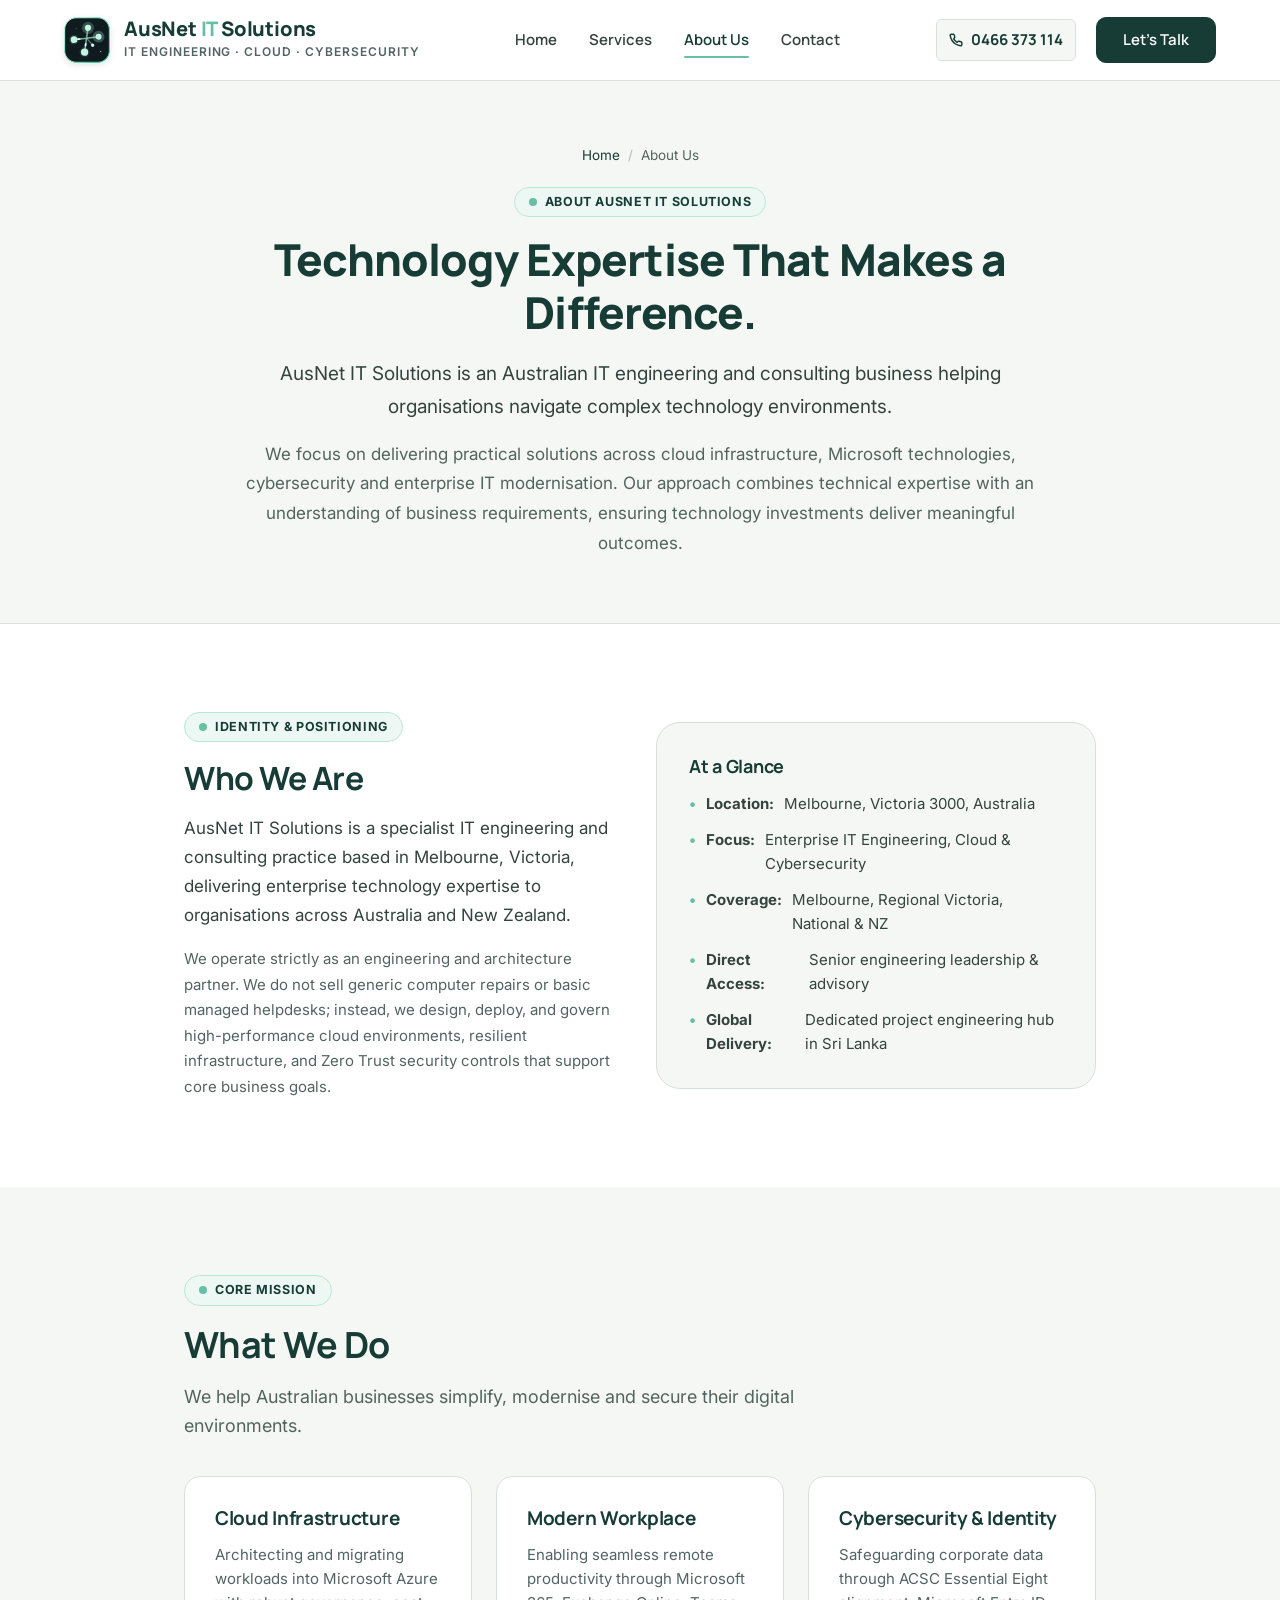
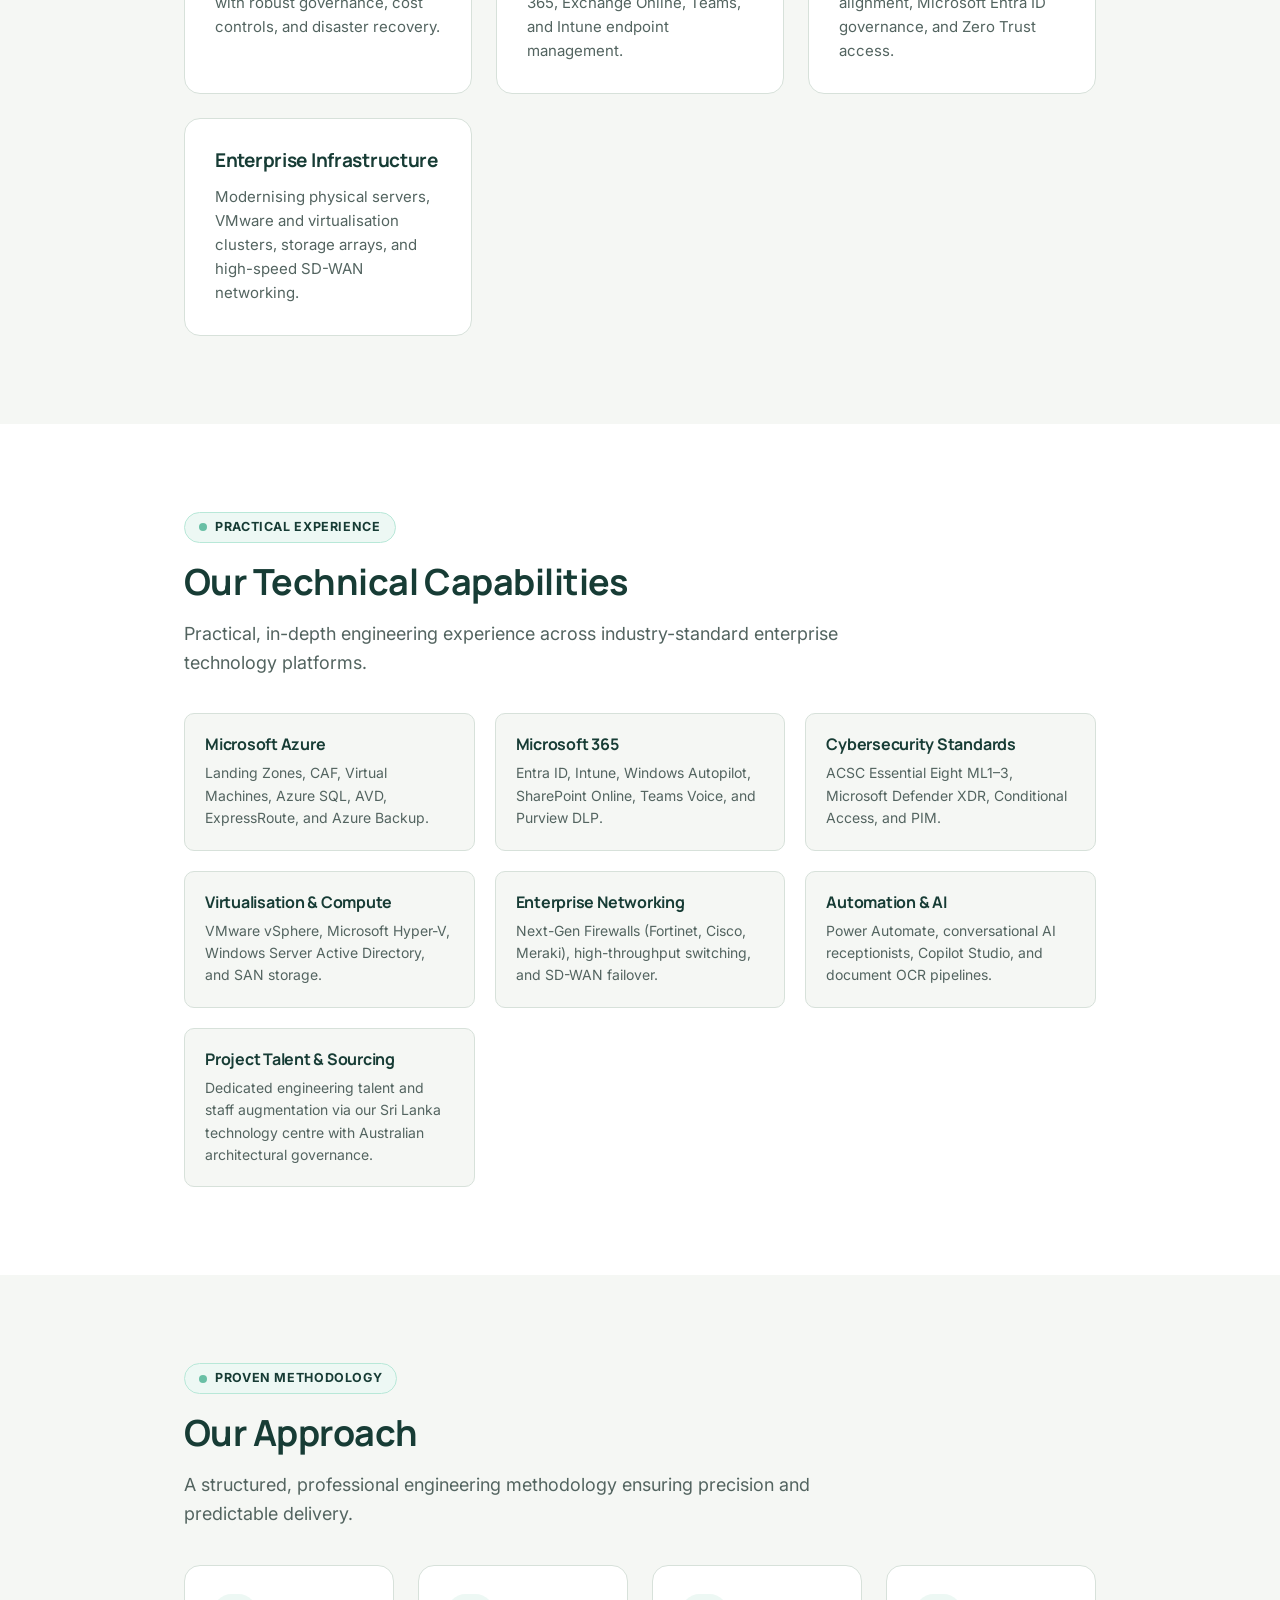
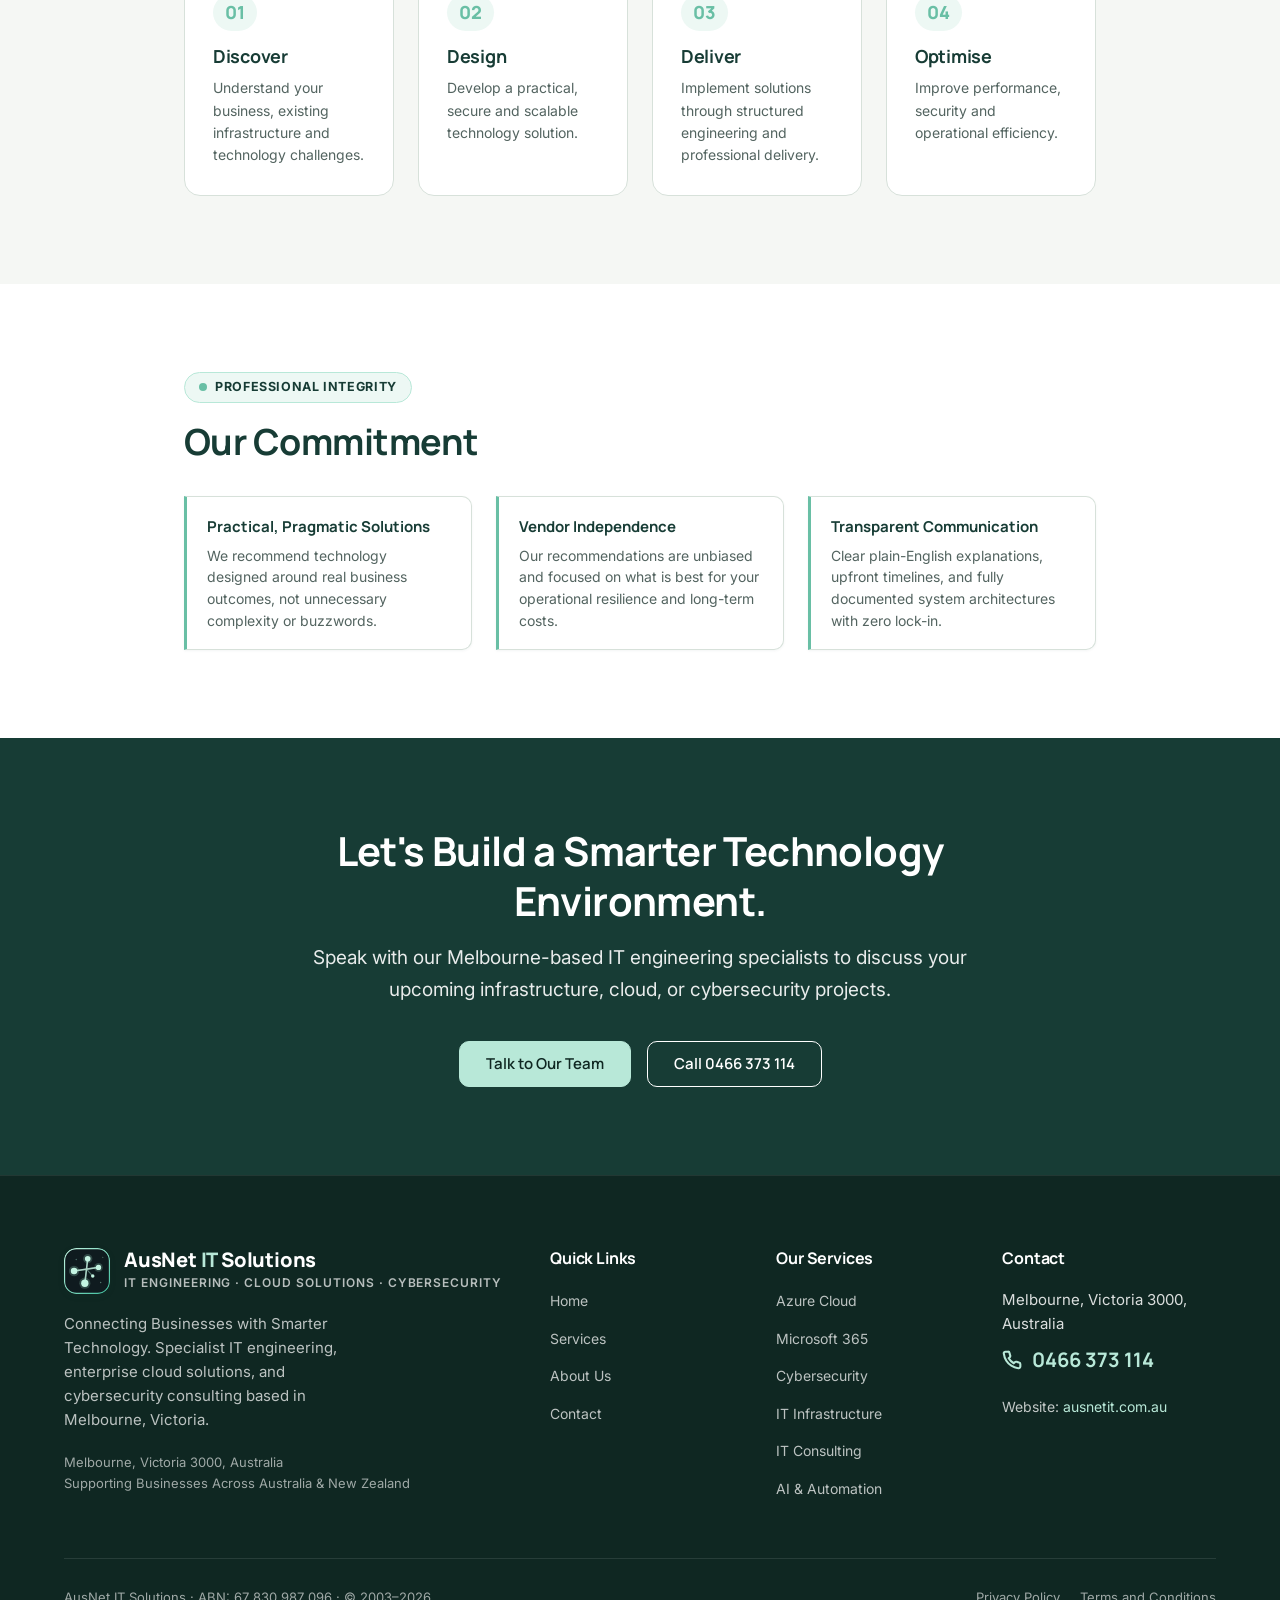
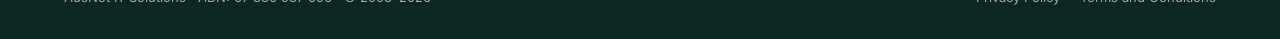
<file: about.html>
<!DOCTYPE html>
<html lang="en-AU">
<head>
  <meta charset="UTF-8">
  <meta name="viewport" content="width=device-width, initial-scale=1.0">
  <title>About AusNet IT Solutions | Melbourne IT Consultants</title>
  <meta name="description" content="About AusNet IT Solutions — professional IT engineering and consulting in Melbourne. Specialising in cloud, cybersecurity, and enterprise infrastructure.">
  <meta name="author" content="AusNet IT Solutions">
  <meta name="robots" content="index, follow">

  <!-- Open Graph -->
  <meta property="og:type" content="website">
  <meta property="og:url" content="https://ausnetit.com.au/about.html">
  <meta property="og:title" content="About AusNet IT Solutions | Melbourne IT Consultants">
  <meta property="og:description" content="About AusNet IT Solutions — professional IT engineering and consulting in Melbourne. Specialising in cloud, cybersecurity, and enterprise infrastructure.">
  <meta property="og:image" content="https://ausnetit.com.au/assets/logo/ausnet-icon.png">

  <!-- Favicons -->
  <link rel="icon" type="image/svg+xml" href="favicon.svg">
  <link rel="icon" type="image/png" sizes="32x32" href="favicon.png">
  <link rel="apple-touch-icon" href="apple-touch-icon.png">
  <link rel="canonical" href="https://ausnetit.com.au/about.html">
  <link rel="stylesheet" href="css/style.css?v=2.1.0">

  <!-- Schema.org Structured Data -->
  <script type="application/ld+json">
  {
    "@context": "https://schema.org",
    "@type": "AboutPage",
    "mainEntity": {
      "@type": "Organization",
      "name": "AusNet IT Solutions",
      "url": "https://ausnetit.com.au/",
      "logo": "https://ausnetit.com.au/assets/logo/ausnet-icon.png",
      "telephone": "+61466373114",
      "address": {
        "@type": "PostalAddress",
        "addressLocality": "Melbourne",
        "addressRegion": "Victoria",
        "postalCode": "3000",
        "addressCountry": "AU"
      },
      "description": "Australian IT engineering and consulting business helping organisations navigate complex technology environments across cloud infrastructure, Microsoft technologies, cybersecurity and enterprise IT modernisation."
    }
  }
  </script>
</head>
<body id="top">

  <!-- Header -->
  <header class="site-header">
    <div class="container nav-container">
      <a href="index.html" class="brand-logo-link" aria-label="AusNet IT Solutions - Home">
        <div class="logo-icon-wrapper">
          <img src="assets/logo/ausnet-icon-animated.svg" alt="AusNet IT Solutions Logo" width="46" height="46">
        </div>
        <div class="brand-text-block">
          <div class="brand-name">AusNet <span>IT</span> Solutions</div>
          <span class="brand-tagline-sub">IT Engineering · Cloud · Cybersecurity</span>
        </div>
      </a>

      <nav class="main-nav" aria-label="Primary Navigation">
        <ul class="nav-list">
          <li><a href="index.html" class="nav-link">Home</a></li>
          <li><a href="services/index.html" class="nav-link">Services</a></li>
          <li><a href="about.html" class="nav-link active">About Us</a></li>
          <li><a href="contact.html" class="nav-link">Contact</a></li>
        </ul>
      </nav>

      <div class="header-actions">
        <a href="tel:+61466373114" class="nav-phone-cta">
          <svg width="14" height="14" viewBox="0 0 24 24" fill="none" stroke="currentColor" stroke-width="2.5"><path d="M22 16.92v3a2 2 0 0 1-2.18 2 19.79 19.79 0 0 1-8.63-3.07 19.5 19.5 0 0 1-6-6 19.79 19.79 0 0 1-3.07-8.67A2 2 0 0 1 4.11 2h3a2 2 0 0 1 2 1.72 12.84 12.84 0 0 0 .7 2.81 2 2 0 0 1-.45 2.11L8.09 9.91a16 16 0 0 0 6 6l1.27-1.27a2 2 0 0 1 2.11-.45 12.84 12.84 0 0 0 2.81.7A2 2 0 0 1 22 16.92z"></path></svg>
          <span class="nav-phone-text">0466 373 114</span>
        </a>
        <a href="contact.html" class="btn btn-primary">
          Let's Talk
        </a>
        <button class="mobile-menu-toggle" aria-label="Toggle navigation menu" aria-expanded="false">
          <svg width="24" height="24" viewBox="0 0 24 24" fill="none" stroke="currentColor" stroke-width="2"><line x1="3" y1="12" x2="21" y2="12"></line><line x1="3" y1="6" x2="21" y2="6"></line><line x1="3" y1="18" x2="21" y2="18"></line></svg>
        </button>
      </div>
    </div>
  </header>

  <main>
    <!-- About Hero Section -->
    <section class="section section-warm" style="padding-top:64px; padding-bottom:64px; border-bottom:1px solid var(--color-border);">
      <div class="container text-center" style="max-width:840px; margin:0 auto; text-align:center;">
        <nav class="breadcrumbs" style="justify-content:center;" aria-label="Breadcrumb">
          <a href="index.html">Home</a>
          <span class="breadcrumbs-sep">/</span>
          <span>About Us</span>
        </nav>
        <div class="eyebrow" style="margin:0 auto 16px auto;">
          <span class="eyebrow-dot"></span>
          About AusNet IT Solutions
        </div>
        <h1 class="page-hero-title" style=" margin-bottom:18px;">Technology Expertise That Makes a Difference.</h1>
        <p style="font-size:1.1875rem; color:var(--color-charcoal); line-height:1.75; margin-bottom:16px;">
          AusNet IT Solutions is an Australian IT engineering and consulting business helping organisations navigate complex technology environments.
        </p>
        <p style="font-size:1.0625rem; color:var(--color-charcoal-muted); line-height:1.75;">
          We focus on delivering practical solutions across cloud infrastructure, Microsoft technologies, cybersecurity and enterprise IT modernisation. Our approach combines technical expertise with an understanding of business requirements, ensuring technology investments deliver meaningful outcomes.
        </p>
      </div>
    </section>

    <!-- Section 1: Who We Are -->
    <section class="section">
      <div class="container" style="max-width:960px;">
        <div class="two-col-grid" style="align-items:center;">
          <div>
            <div class="eyebrow"><span class="eyebrow-dot"></span> Identity &amp; Positioning</div>
            <h2 style="font-size:2rem; margin-bottom:16px;">Who We Are</h2>
            <p style="font-size:1.0625rem; color:var(--color-charcoal); line-height:1.7; margin-bottom:16px;">
              AusNet IT Solutions is a specialist IT engineering and consulting practice based in Melbourne, Victoria, delivering enterprise technology expertise to organisations across Australia and New Zealand.
            </p>
            <p style="font-size:0.9375rem; color:var(--color-charcoal-muted); line-height:1.7;">
              We operate strictly as an engineering and architecture partner. We do not sell generic computer repairs or basic managed helpdesks; instead, we design, deploy, and govern high-performance cloud environments, resilient infrastructure, and Zero Trust security controls that support core business goals.
            </p>
          </div>
          <div style="background:var(--color-warm-white); border:1px solid var(--color-border); border-radius:var(--radius-xl); padding:32px;">
            <h3 style="font-size:1.125rem; color:var(--color-forest); margin-bottom:14px; font-weight:700;">At a Glance</h3>
            <ul style="display:flex; flex-direction:column; gap:12px; font-size:0.9375rem; color:var(--color-charcoal);">
              <li style="display:flex; gap:10px;"><span style="color:var(--color-sage); font-weight:bold;">•</span><strong>Location:</strong> Melbourne, Victoria 3000, Australia</li>
              <li style="display:flex; gap:10px;"><span style="color:var(--color-sage); font-weight:bold;">•</span><strong>Focus:</strong> Enterprise IT Engineering, Cloud &amp; Cybersecurity</li>
              <li style="display:flex; gap:10px;"><span style="color:var(--color-sage); font-weight:bold;">•</span><strong>Coverage:</strong> Melbourne, Regional Victoria, National &amp; NZ</li>
              <li style="display:flex; gap:10px;"><span style="color:var(--color-sage); font-weight:bold;">•</span><strong>Direct Access:</strong> Senior engineering leadership &amp; advisory</li>
              <li style="display:flex; gap:10px;"><span style="color:var(--color-sage); font-weight:bold;">•</span><strong>Global Delivery:</strong> Dedicated project engineering hub in Sri Lanka</li>
            </ul>
          </div>
        </div>
      </div>
    </section>

    <!-- Section 2: What We Do -->
    <section class="section section-warm">
      <div class="container" style="max-width:960px;">
        <div class="section-header text-left" style="margin-bottom:36px;">
          <div class="eyebrow"><span class="eyebrow-dot"></span> Core Mission</div>
          <h2 class="section-title">What We Do</h2>
          <p class="section-subtitle">
            We help Australian businesses simplify, modernise and secure their digital environments.
          </p>
        </div>

        <div style="display:grid; grid-template-columns:repeat(auto-fit, minmax(280px, 1fr)); gap:24px;">
          <div class="spec-card">
            <h3 class="spec-title">Cloud Infrastructure</h3>
            <p class="spec-desc">Architecting and migrating workloads into Microsoft Azure with robust governance, cost controls, and disaster recovery.</p>
          </div>
          <div class="spec-card">
            <h3 class="spec-title">Modern Workplace</h3>
            <p class="spec-desc">Enabling seamless remote productivity through Microsoft 365, Exchange Online, Teams, and Intune endpoint management.</p>
          </div>
          <div class="spec-card">
            <h3 class="spec-title">Cybersecurity &amp; Identity</h3>
            <p class="spec-desc">Safeguarding corporate data through ACSC Essential Eight alignment, Microsoft Entra ID governance, and Zero Trust access.</p>
          </div>
          <div class="spec-card">
            <h3 class="spec-title">Enterprise Infrastructure</h3>
            <p class="spec-desc">Modernising physical servers, VMware and virtualisation clusters, storage arrays, and high-speed SD-WAN networking.</p>
          </div>
        </div>
      </div>
    </section>

    <!-- Section 3: Our Technical Capabilities -->
    <section class="section">
      <div class="container" style="max-width:960px;">
        <div class="section-header text-left" style="margin-bottom:36px;">
          <div class="eyebrow"><span class="eyebrow-dot"></span> Practical Experience</div>
          <h2 class="section-title">Our Technical Capabilities</h2>
          <p class="section-subtitle">
            Practical, in-depth engineering experience across industry-standard enterprise technology platforms.
          </p>
        </div>

        <div style="display:grid; grid-template-columns:repeat(auto-fit, minmax(260px, 1fr)); gap:20px;">
          <div style="background:var(--color-warm-white); border:1px solid var(--color-border); border-radius:var(--radius-md); padding:20px;">
            <h4 style="font-size:1rem; color:var(--color-forest); margin-bottom:8px;">Microsoft Azure</h4>
            <p style="font-size:0.875rem; color:var(--color-charcoal-muted);">Landing Zones, CAF, Virtual Machines, Azure SQL, AVD, ExpressRoute, and Azure Backup.</p>
          </div>
          <div style="background:var(--color-warm-white); border:1px solid var(--color-border); border-radius:var(--radius-md); padding:20px;">
            <h4 style="font-size:1rem; color:var(--color-forest); margin-bottom:8px;">Microsoft 365</h4>
            <p style="font-size:0.875rem; color:var(--color-charcoal-muted);">Entra ID, Intune, Windows Autopilot, SharePoint Online, Teams Voice, and Purview DLP.</p>
          </div>
          <div style="background:var(--color-warm-white); border:1px solid var(--color-border); border-radius:var(--radius-md); padding:20px;">
            <h4 style="font-size:1rem; color:var(--color-forest); margin-bottom:8px;">Cybersecurity Standards</h4>
            <p style="font-size:0.875rem; color:var(--color-charcoal-muted);">ACSC Essential Eight ML1–3, Microsoft Defender XDR, Conditional Access, and PIM.</p>
          </div>
          <div style="background:var(--color-warm-white); border:1px solid var(--color-border); border-radius:var(--radius-md); padding:20px;">
            <h4 style="font-size:1rem; color:var(--color-forest); margin-bottom:8px;">Virtualisation &amp; Compute</h4>
            <p style="font-size:0.875rem; color:var(--color-charcoal-muted);">VMware vSphere, Microsoft Hyper-V, Windows Server Active Directory, and SAN storage.</p>
          </div>
          <div style="background:var(--color-warm-white); border:1px solid var(--color-border); border-radius:var(--radius-md); padding:20px;">
            <h4 style="font-size:1rem; color:var(--color-forest); margin-bottom:8px;">Enterprise Networking</h4>
            <p style="font-size:0.875rem; color:var(--color-charcoal-muted);">Next-Gen Firewalls (Fortinet, Cisco, Meraki), high-throughput switching, and SD-WAN failover.</p>
          </div>
          <div style="background:var(--color-warm-white); border:1px solid var(--color-border); border-radius:var(--radius-md); padding:20px;">
            <h4 style="font-size:1rem; color:var(--color-forest); margin-bottom:8px;">Automation &amp; AI</h4>
            <p style="font-size:0.875rem; color:var(--color-charcoal-muted);">Power Automate, conversational AI receptionists, Copilot Studio, and document OCR pipelines.</p>
          </div>
          <div style="background:var(--color-warm-white); border:1px solid var(--color-border); border-radius:var(--radius-md); padding:20px;">
            <h4 style="font-size:1rem; color:var(--color-forest); margin-bottom:8px;">Project Talent &amp; Sourcing</h4>
            <p style="font-size:0.875rem; color:var(--color-charcoal-muted);">Dedicated engineering talent and staff augmentation via our Sri Lanka technology centre with Australian architectural governance.</p>
          </div>
        </div>
      </div>
    </section>

    <!-- Section 4: Our Approach -->
    <section class="section section-warm">
      <div class="container" style="max-width:960px;">
        <div class="section-header text-left" style="margin-bottom:36px;">
          <div class="eyebrow"><span class="eyebrow-dot"></span> Proven Methodology</div>
          <h2 class="section-title">Our Approach</h2>
          <p class="section-subtitle">
            A structured, professional engineering methodology ensuring precision and predictable delivery.
          </p>
        </div>

        <div class="methodology-grid">
          <div class="step-card">
            <span class="step-num">01</span>
            <h3 class="step-title">Discover</h3>
            <p class="step-desc">Understand your business, existing infrastructure and technology challenges.</p>
          </div>
          <div class="step-card">
            <span class="step-num">02</span>
            <h3 class="step-title">Design</h3>
            <p class="step-desc">Develop a practical, secure and scalable technology solution.</p>
          </div>
          <div class="step-card">
            <span class="step-num">03</span>
            <h3 class="step-title">Deliver</h3>
            <p class="step-desc">Implement solutions through structured engineering and professional delivery.</p>
          </div>
          <div class="step-card">
            <span class="step-num">04</span>
            <h3 class="step-title">Optimise</h3>
            <p class="step-desc">Improve performance, security and operational efficiency.</p>
          </div>
        </div>
      </div>
    </section>

    <!-- Section 5: Our Commitment -->
    <section class="section">
      <div class="container" style="max-width:960px;">
        <div class="section-header text-left" style="margin-bottom:32px;">
          <div class="eyebrow"><span class="eyebrow-dot"></span> Professional Integrity</div>
          <h2 class="section-title">Our Commitment</h2>
        </div>

        <div style="display:grid; grid-template-columns:repeat(auto-fit, minmax(280px, 1fr)); gap:24px;">
          <div class="benefit-item">
            <div class="benefit-title">Practical, Pragmatic Solutions</div>
            <div class="benefit-desc">We recommend technology designed around real business outcomes, not unnecessary complexity or buzzwords.</div>
          </div>
          <div class="benefit-item">
            <div class="benefit-title">Vendor Independence</div>
            <div class="benefit-desc">Our recommendations are unbiased and focused on what is best for your operational resilience and long-term costs.</div>
          </div>
          <div class="benefit-item">
            <div class="benefit-title">Transparent Communication</div>
            <div class="benefit-desc">Clear plain-English explanations, upfront timelines, and fully documented system architectures with zero lock-in.</div>
          </div>
        </div>
      </div>
    </section>

    <!-- Bottom CTA Banner -->
    <section class="section section-forest" style="text-align:center;">
      <div class="container" style="max-width:760px; margin:0 auto;">
        <h2 style="font-size:2.5rem; margin-bottom:16px; color:#ffffff;">Let's Build a Smarter Technology Environment.</h2>
        <p style="font-size:1.1875rem; opacity:0.9; line-height:1.65; margin-bottom:36px;">
          Speak with our Melbourne-based IT engineering specialists to discuss your upcoming infrastructure, cloud, or cybersecurity projects.
        </p>
        <div style="display:flex; justify-content:center; gap:16px; flex-wrap:wrap;">
          <a href="contact.html" class="btn btn-mint">
            Talk to Our Team
          </a>
          <a href="tel:+61466373114" class="btn btn-secondary" style="border-color:#ffffff; color:#ffffff;">
            Call 0466 373 114
          </a>
        </div>
      </div>
    </section>
  </main>

  <!-- Footer -->
  <footer class="site-footer">
    <div class="container">
      <div class="footer-grid">
        <div class="footer-brand-col">
          <a href="index.html" class="brand-logo-link" style="color:var(--color-pure-white);">
            <div class="logo-icon-wrapper">
              <img src="assets/logo/ausnet-icon-static.svg" alt="AusNet IT Solutions Logo" width="46" height="46">
            </div>
            <div class="brand-text-block">
              <div class="brand-name" style="color:#ffffff;">AusNet <span style="color:#B8E8D8;">IT</span> Solutions</div>
              <span class="brand-tagline-sub" style="color:rgba(255,255,255,0.7);">IT Engineering · Cloud Solutions · Cybersecurity</span>
            </div>
          </a>
          <p>
            Connecting Businesses with Smarter Technology. Specialist IT engineering, enterprise cloud solutions, and cybersecurity consulting based in Melbourne, Victoria.
          </p>
          <div class="footer-meta-info">
            Melbourne, Victoria 3000, Australia<br>
            Supporting Businesses Across Australia &amp; New Zealand
          </div>
        </div>

        <div>
          <h4 class="footer-col-title">Quick Links</h4>
          <ul class="footer-nav-list">
            <li><a href="index.html">Home</a></li>
            <li><a href="services/index.html">Services</a></li>
            <li><a href="about.html">About Us</a></li>
            <li><a href="contact.html">Contact</a></li>
          </ul>
        </div>

        <div>
          <h4 class="footer-col-title">Our Services</h4>
          <ul class="footer-nav-list">
            <li><a href="services/azure-cloud-consulting.html">Azure Cloud</a></li>
            <li><a href="services/microsoft-365.html">Microsoft 365</a></li>
            <li><a href="services/cybersecurity.html">Cybersecurity</a></li>
            <li><a href="services/it-infrastructure.html">IT Infrastructure</a></li>
            <li><a href="services/it-consulting.html">IT Consulting</a></li>
            <li><a href="services/ai-automation.html">AI &amp; Automation</a></li>
          </ul>
        </div>

        <div>
          <h4 class="footer-col-title">Contact</h4>
          <p style="color:rgba(255,255,255,0.85); font-size:0.9375rem; margin-bottom:8px;">
            Melbourne, Victoria 3000, Australia
          </p>
          <a href="tel:+61466373114" class="footer-phone-cta">
            <svg width="20" height="20" viewBox="0 0 24 24" fill="none" stroke="currentColor" stroke-width="2.5"><path d="M22 16.92v3a2 2 0 0 1-2.18 2 19.79 19.79 0 0 1-8.63-3.07 19.5 19.5 0 0 1-6-6 19.79 19.79 0 0 1-3.07-8.67A2 2 0 0 1 4.11 2h3a2 2 0 0 1 2 1.72 12.84 12.84 0 0 0 .7 2.81 2 2 0 0 1-.45 2.11L8.09 9.91a16 16 0 0 0 6 6l1.27-1.27a2 2 0 0 1 2.11-.45 12.84 12.84 0 0 0 2.81.7A2 2 0 0 1 22 16.92z"></path></svg>
            0466 373 114
          </a>
          <p style="color:rgba(255,255,255,0.75); font-size:0.875rem; margin-top:8px;">
            Website: <a href="https://ausnetit.com.au" style="color:#B8E8D8;">ausnetit.com.au</a>
          </p>
        </div>
      </div>

      <div class="footer-bottom-bar">
        <div>AusNet IT Solutions &middot; ABN: 67 830 987 096 &middot; &copy; 2003&ndash;2026</div>
        <div class="footer-legal-links">
          <a href="privacy-policy.html">Privacy Policy</a>
          <a href="terms-and-conditions.html">Terms and Conditions</a>
        </div>
      </div>
    </div>
  </footer>

  <script src="js/main.js"></script>
</body>
</html>
</file>
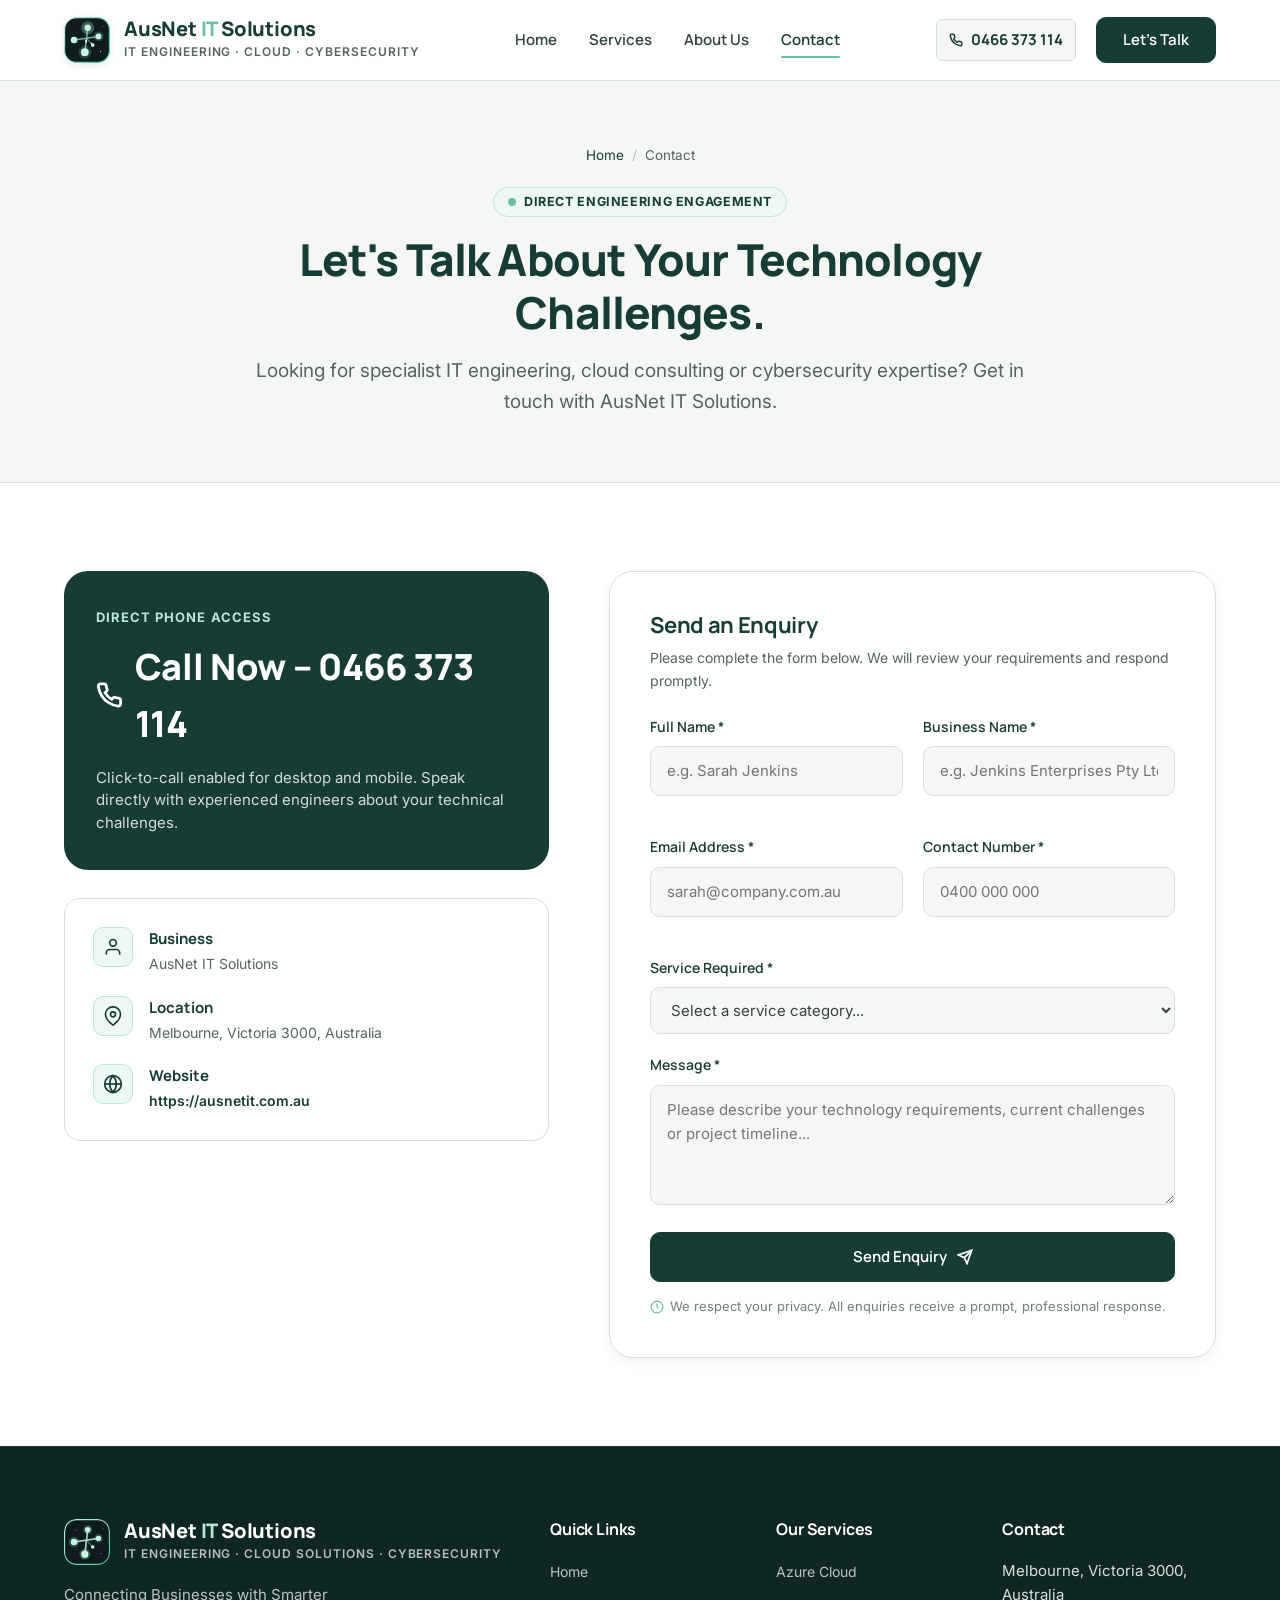
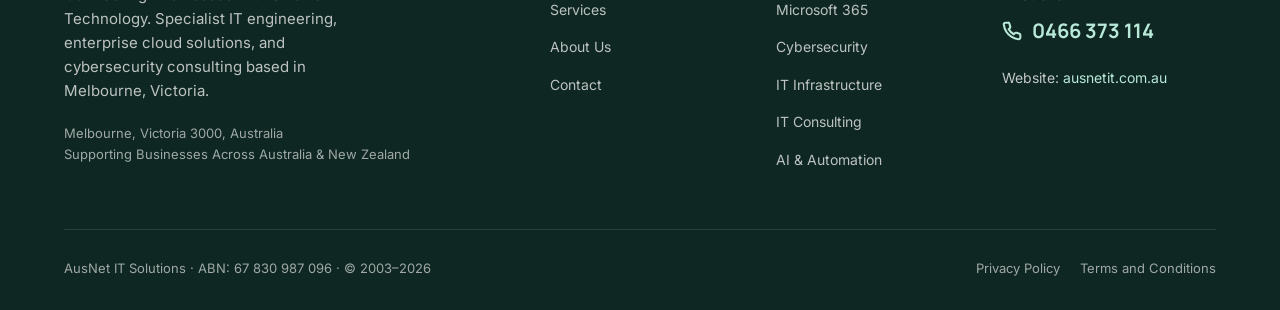
<file: contact.html>
<!DOCTYPE html>
<html lang="en-AU">
<head>
  <meta charset="UTF-8">
  <meta name="viewport" content="width=device-width, initial-scale=1.0">
  <title>Contact IT Consultants Melbourne | AusNet IT</title>
  <meta name="description" content="Contact AusNet IT Solutions in Melbourne. Call 0466 373 114 or send an enquiry to speak with our IT engineering and cloud consulting specialists.">
  <meta name="author" content="AusNet IT Solutions">
  <meta name="robots" content="index, follow">

  <!-- Open Graph -->
  <meta property="og:type" content="website">
  <meta property="og:url" content="https://ausnetit.com.au/contact.html">
  <meta property="og:title" content="Contact IT Consultants Melbourne | AusNet IT">
  <meta property="og:description" content="Contact AusNet IT Solutions in Melbourne. Call 0466 373 114 or send an enquiry to speak with our IT engineering specialists.">
  <meta property="og:image" content="https://ausnetit.com.au/assets/logo/ausnet-icon.png">

  <!-- Favicons -->
  <link rel="icon" type="image/svg+xml" href="favicon.svg">
  <link rel="icon" type="image/png" sizes="32x32" href="favicon.png">
  <link rel="apple-touch-icon" href="apple-touch-icon.png">
  <link rel="canonical" href="https://ausnetit.com.au/contact.html">
  <link rel="stylesheet" href="css/style.css?v=2.1.0">

  <!-- Schema.org Structured Data -->
  <script type="application/ld+json">
  {
    "@context": "https://schema.org",
    "@type": "ContactPage",
    "mainEntity": {
      "@type": "Organization",
      "name": "AusNet IT Solutions",
      "telephone": "+61466373114",
      "email": "info@ausnetit.com.au",
      "url": "https://ausnetit.com.au/",
      "address": {
        "@type": "PostalAddress",
        "addressLocality": "Melbourne",
        "addressRegion": "Victoria",
        "postalCode": "3000",
        "addressCountry": "AU"
      }
    }
  }
  </script>
</head>
<body id="top">

  <!-- Header -->
  <header class="site-header">
    <div class="container nav-container">
      <a href="index.html" class="brand-logo-link" aria-label="AusNet IT Solutions - Home">
        <div class="logo-icon-wrapper">
          <img src="assets/logo/ausnet-icon-animated.svg" alt="AusNet IT Solutions Logo" width="46" height="46">
        </div>
        <div class="brand-text-block">
          <div class="brand-name">AusNet <span>IT</span> Solutions</div>
          <span class="brand-tagline-sub">IT Engineering · Cloud · Cybersecurity</span>
        </div>
      </a>

      <nav class="main-nav" aria-label="Primary Navigation">
        <ul class="nav-list">
          <li><a href="index.html" class="nav-link">Home</a></li>
          <li><a href="services/index.html" class="nav-link">Services</a></li>
          <li><a href="about.html" class="nav-link">About Us</a></li>
          <li><a href="contact.html" class="nav-link active">Contact</a></li>
        </ul>
      </nav>

      <div class="header-actions">
        <a href="tel:+61466373114" class="nav-phone-cta">
          <svg width="14" height="14" viewBox="0 0 24 24" fill="none" stroke="currentColor" stroke-width="2.5"><path d="M22 16.92v3a2 2 0 0 1-2.18 2 19.79 19.79 0 0 1-8.63-3.07 19.5 19.5 0 0 1-6-6 19.79 19.79 0 0 1-3.07-8.67A2 2 0 0 1 4.11 2h3a2 2 0 0 1 2 1.72 12.84 12.84 0 0 0 .7 2.81 2 2 0 0 1-.45 2.11L8.09 9.91a16 16 0 0 0 6 6l1.27-1.27a2 2 0 0 1 2.11-.45 12.84 12.84 0 0 0 2.81.7A2 2 0 0 1 22 16.92z"></path></svg>
          <span class="nav-phone-text">0466 373 114</span>
        </a>
        <a href="contact.html" class="btn btn-primary">
          Let's Talk
        </a>
        <button class="mobile-menu-toggle" aria-label="Toggle navigation menu" aria-expanded="false">
          <svg width="24" height="24" viewBox="0 0 24 24" fill="none" stroke="currentColor" stroke-width="2"><line x1="3" y1="12" x2="21" y2="12"></line><line x1="3" y1="6" x2="21" y2="6"></line><line x1="3" y1="18" x2="21" y2="18"></line></svg>
        </button>
      </div>
    </div>
  </header>

  <main>
    <!-- Contact Hero Section -->
    <section class="section section-warm" style="padding-top:64px; padding-bottom:64px; border-bottom:1px solid var(--color-border);">
      <div class="container text-center" style="max-width:840px; margin:0 auto; text-align:center;">
        <nav class="breadcrumbs" style="justify-content:center;" aria-label="Breadcrumb">
          <a href="index.html">Home</a>
          <span class="breadcrumbs-sep">/</span>
          <span>Contact</span>
        </nav>
        <div class="eyebrow" style="margin:0 auto 16px auto;">
          <span class="eyebrow-dot"></span>
          Direct Engineering Engagement
        </div>
        <h1 class="page-hero-title" style=" margin-bottom:16px;">Let's Talk About Your Technology Challenges.</h1>
        <p style="font-size:1.1875rem; color:var(--color-charcoal-muted); line-height:1.65;">
          Looking for specialist IT engineering, cloud consulting or cybersecurity expertise? Get in touch with AusNet IT Solutions.
        </p>
      </div>
    </section>

    <!-- Main Contact Section -->
    <section class="section">
      <div class="container">
        <div class="contact-grid">
          <!-- Left Panel -->
          <div class="contact-info-panel">
            <div class="contact-call-box">
              <span class="contact-call-eyebrow">Direct Phone Access</span>
              <a href="tel:+61466373114" class="contact-phone-large" title="Click to call AusNet IT Solutions">
                <svg width="28" height="28" viewBox="0 0 24 24" fill="none" stroke="currentColor" stroke-width="2.5"><path d="M22 16.92v3a2 2 0 0 1-2.18 2 19.79 19.79 0 0 1-8.63-3.07 19.5 19.5 0 0 1-6-6 19.79 19.79 0 0 1-3.07-8.67A2 2 0 0 1 4.11 2h3a2 2 0 0 1 2 1.72 12.84 12.84 0 0 0 .7 2.81 2 2 0 0 1-.45 2.11L8.09 9.91a16 16 0 0 0 6 6l1.27-1.27a2 2 0 0 1 2.11-.45 12.84 12.84 0 0 0 2.81.7A2 2 0 0 1 22 16.92z"></path></svg>
                Call Now – 0466 373 114
              </a>
              <p class="contact-call-sub">
                Click-to-call enabled for desktop and mobile. Speak directly with experienced engineers about your technical challenges.
              </p>
            </div>

            <div class="contact-detail-items">
              <div class="contact-info-item">
                <div class="contact-info-icon">
                  <svg width="20" height="20" viewBox="0 0 24 24" fill="none" stroke="currentColor" stroke-width="2"><path d="M20 21v-2a4 4 0 0 0-4-4H8a4 4 0 0 0-4 4v2"></path><circle cx="12" cy="7" r="4"></circle></svg>
                </div>
                <div>
                  <div class="contact-info-title">Business</div>
                  <div class="contact-info-desc">
                    AusNet IT Solutions
                  </div>
                </div>
              </div>

              <div class="contact-info-item">
                <div class="contact-info-icon">
                  <svg width="20" height="20" viewBox="0 0 24 24" fill="none" stroke="currentColor" stroke-width="2"><path d="M21 10c0 7-9 13-9 13s-9-6-9-13a9 9 0 0 1 18 0z"></path><circle cx="12" cy="10" r="3"></circle></svg>
                </div>
                <div>
                  <div class="contact-info-title">Location</div>
                  <div class="contact-info-desc">
                    Melbourne, Victoria 3000, Australia
                  </div>
                </div>
              </div>

              <div class="contact-info-item">
                <div class="contact-info-icon">
                  <svg width="20" height="20" viewBox="0 0 24 24" fill="none" stroke="currentColor" stroke-width="2"><circle cx="12" cy="12" r="10"></circle><line x1="2" y1="12" x2="22" y2="12"></line><path d="M12 2a15.3 15.3 0 0 1 4 10 15.3 15.3 0 0 1-4 10 15.3 15.3 0 0 1-4-10 15.3 15.3 0 0 1 4-10z"></path></svg>
                </div>
                <div>
                  <div class="contact-info-title">Website</div>
                  <div class="contact-info-desc">
                    <a href="https://ausnetit.com.au" style="color:var(--color-forest); font-weight:600;">https://ausnetit.com.au</a>
                  </div>
                </div>
              </div>
            </div>
          </div>

          <!-- Right Form -->
          <div class="contact-form-card">
            <h3 style="font-size:1.375rem; margin-bottom:8px; color:var(--color-forest);">Send an Enquiry</h3>
            <p style="font-size:0.875rem; color:var(--color-charcoal-muted); margin-bottom:24px;">
              Please complete the form below. We will review your requirements and respond promptly.
            </p>

            <div id="formAlert" class="form-alert" role="alert"></div>

            <form id="contactForm" novalidate>
              <!-- Honeypot spam protection -->
              <input type="text" name="_gotcha" style="display:none !important;" tabindex="-1" autocomplete="off">

              <div class="form-group-row">
                <div class="form-group">
                  <label for="contactName" class="form-label">Full Name *</label>
                  <input type="text" id="contactName" name="name" class="form-input" placeholder="e.g. Sarah Jenkins" required>
                </div>
                <div class="form-group">
                  <label for="contactCompany" class="form-label">Business Name *</label>
                  <input type="text" id="contactCompany" name="company" class="form-input" placeholder="e.g. Jenkins Enterprises Pty Ltd" required>
                </div>
              </div>

              <div class="form-group-row">
                <div class="form-group">
                  <label for="contactEmail" class="form-label">Email Address *</label>
                  <input type="email" id="contactEmail" name="email" class="form-input" placeholder="sarah@company.com.au" required>
                </div>
                <div class="form-group">
                  <label for="contactPhone" class="form-label">Contact Number *</label>
                  <input type="tel" id="contactPhone" name="phone" class="form-input" placeholder="0400 000 000" required>
                </div>
              </div>

              <div class="form-group">
                <label for="contactService" class="form-label">Service Required *</label>
                <select id="contactService" name="service" class="form-select" required>
                  <option value="">Select a service category...</option>
                  <option value="Azure Cloud Consulting">Azure Cloud Consulting</option>
                  <option value="Microsoft 365">Microsoft 365</option>
                  <option value="Cybersecurity">Cybersecurity</option>
                  <option value="IT Infrastructure">IT Infrastructure</option>
                  <option value="IT Consulting">IT Consulting</option>
                  <option value="AI and Automation">AI and Automation</option>
                  <option value="Dedicated Project Talent & Outsourcing">Dedicated Project Talent &amp; Outsourcing</option>
                  <option value="Other Enquiry">Other Enquiry</option>
                </select>
              </div>

              <div class="form-group">
                <label for="contactMessage" class="form-label">Message *</label>
                <textarea id="contactMessage" name="message" class="form-textarea" placeholder="Please describe your technology requirements, current challenges or project timeline..." required></textarea>
              </div>

              <button type="submit" class="btn btn-primary" style="width:100%; justify-content:center; padding:15px 24px;">
                Send Enquiry
                <span class="btn-icon">
                  <svg width="16" height="16" viewBox="0 0 24 24" fill="none" stroke="currentColor" stroke-width="2.5"><line x1="22" y1="2" x2="11" y2="13"></line><polygon points="22 2 15 22 11 13 2 9 22 2"></polygon></svg>
                </span>
              </button>

              <div class="form-note">
                <svg width="14" height="14" viewBox="0 0 24 24" fill="none" stroke="#69BFA5" stroke-width="2"><circle cx="12" cy="12" r="10"></circle><polyline points="12 6 12 12 14 14"></polyline></svg>
                <span>We respect your privacy. All enquiries receive a prompt, professional response.</span>
              </div>
            </form>
          </div>
        </div>
      </div>
    </section>
  </main>

  <!-- Footer -->
  <footer class="site-footer">
    <div class="container">
      <div class="footer-grid">
        <div class="footer-brand-col">
          <a href="index.html" class="brand-logo-link" style="color:var(--color-pure-white);">
            <div class="logo-icon-wrapper">
              <img src="assets/logo/ausnet-icon-static.svg" alt="AusNet IT Solutions Logo" width="46" height="46">
            </div>
            <div class="brand-text-block">
              <div class="brand-name" style="color:#ffffff;">AusNet <span style="color:#B8E8D8;">IT</span> Solutions</div>
              <span class="brand-tagline-sub" style="color:rgba(255,255,255,0.7);">IT Engineering · Cloud Solutions · Cybersecurity</span>
            </div>
          </a>
          <p>
            Connecting Businesses with Smarter Technology. Specialist IT engineering, enterprise cloud solutions, and cybersecurity consulting based in Melbourne, Victoria.
          </p>
          <div class="footer-meta-info">
            Melbourne, Victoria 3000, Australia<br>
            Supporting Businesses Across Australia &amp; New Zealand
          </div>
        </div>

        <div>
          <h4 class="footer-col-title">Quick Links</h4>
          <ul class="footer-nav-list">
            <li><a href="index.html">Home</a></li>
            <li><a href="services/index.html">Services</a></li>
            <li><a href="about.html">About Us</a></li>
            <li><a href="contact.html">Contact</a></li>
          </ul>
        </div>

        <div>
          <h4 class="footer-col-title">Our Services</h4>
          <ul class="footer-nav-list">
            <li><a href="services/azure-cloud-consulting.html">Azure Cloud</a></li>
            <li><a href="services/microsoft-365.html">Microsoft 365</a></li>
            <li><a href="services/cybersecurity.html">Cybersecurity</a></li>
            <li><a href="services/it-infrastructure.html">IT Infrastructure</a></li>
            <li><a href="services/it-consulting.html">IT Consulting</a></li>
            <li><a href="services/ai-automation.html">AI &amp; Automation</a></li>
          </ul>
        </div>

        <div>
          <h4 class="footer-col-title">Contact</h4>
          <p style="color:rgba(255,255,255,0.85); font-size:0.9375rem; margin-bottom:8px;">
            Melbourne, Victoria 3000, Australia
          </p>
          <a href="tel:+61466373114" class="footer-phone-cta">
            <svg width="20" height="20" viewBox="0 0 24 24" fill="none" stroke="currentColor" stroke-width="2.5"><path d="M22 16.92v3a2 2 0 0 1-2.18 2 19.79 19.79 0 0 1-8.63-3.07 19.5 19.5 0 0 1-6-6 19.79 19.79 0 0 1-3.07-8.67A2 2 0 0 1 4.11 2h3a2 2 0 0 1 2 1.72 12.84 12.84 0 0 0 .7 2.81 2 2 0 0 1-.45 2.11L8.09 9.91a16 16 0 0 0 6 6l1.27-1.27a2 2 0 0 1 2.11-.45 12.84 12.84 0 0 0 2.81.7A2 2 0 0 1 22 16.92z"></path></svg>
            0466 373 114
          </a>
          <p style="color:rgba(255,255,255,0.75); font-size:0.875rem; margin-top:8px;">
            Website: <a href="https://ausnetit.com.au" style="color:#B8E8D8;">ausnetit.com.au</a>
          </p>
        </div>
      </div>

      <div class="footer-bottom-bar">
        <div>AusNet IT Solutions &middot; ABN: 67 830 987 096 &middot; &copy; 2003&ndash;2026</div>
        <div class="footer-legal-links">
          <a href="privacy-policy.html">Privacy Policy</a>
          <a href="terms-and-conditions.html">Terms and Conditions</a>
        </div>
      </div>
    </div>
  </footer>

  <script src="js/main.js"></script>
</body>
</html>
</file>
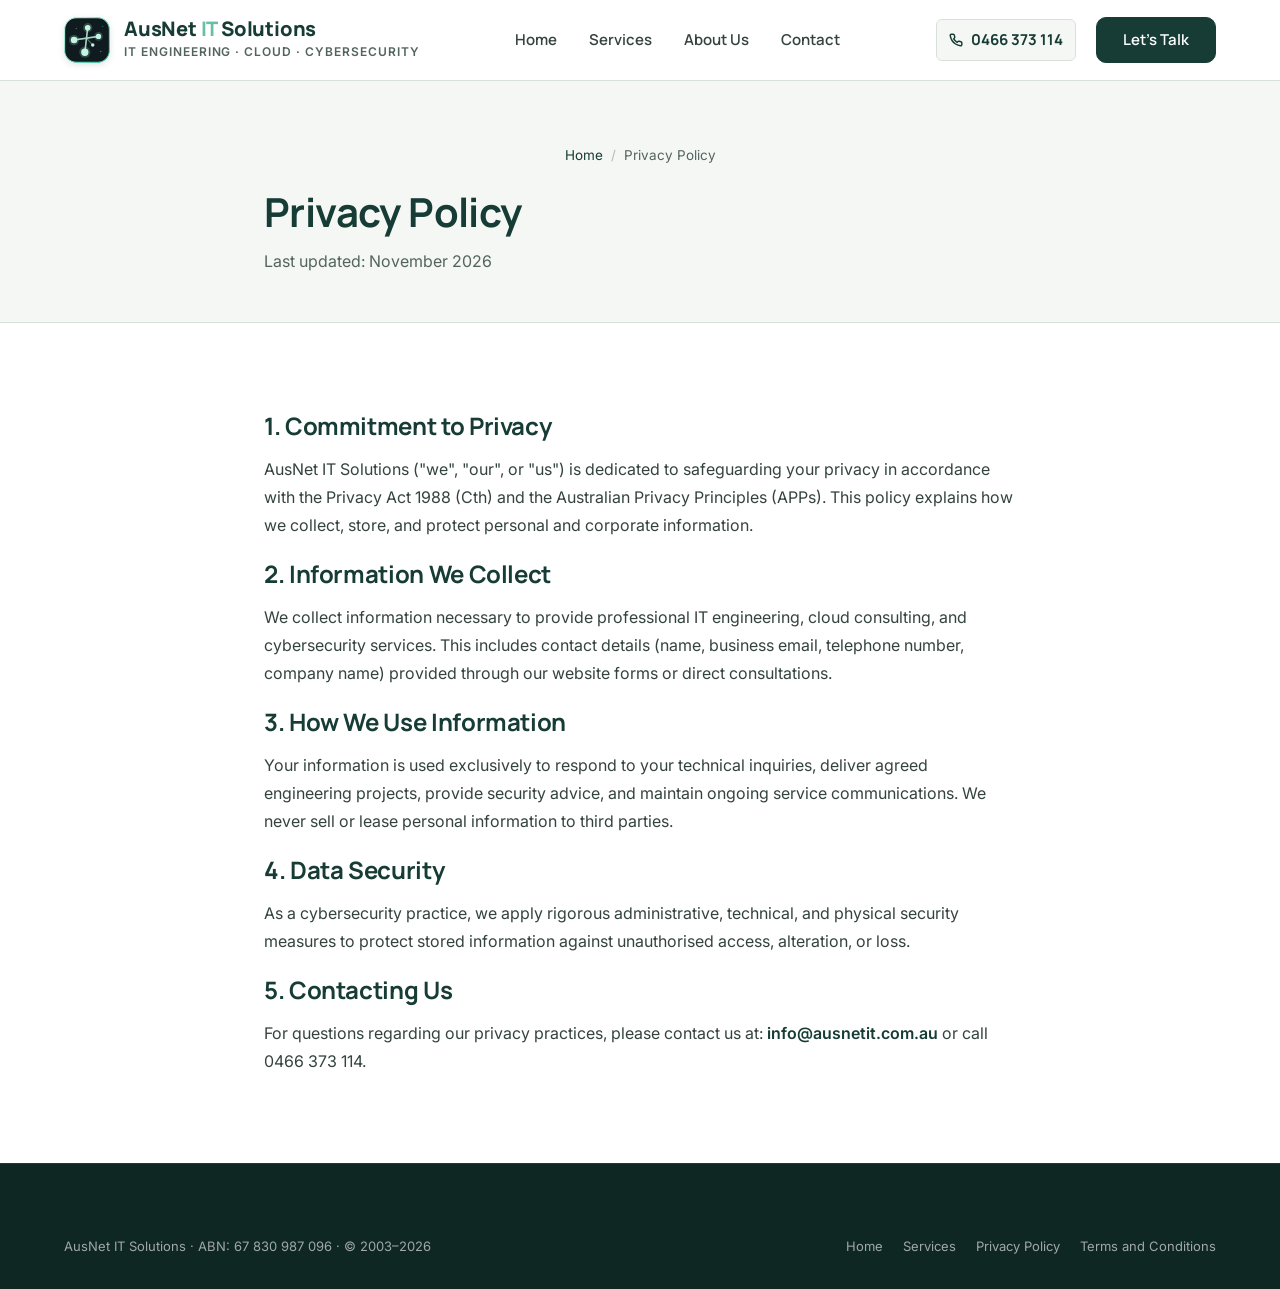
<file: privacy-policy.html>
<!DOCTYPE html>
<html lang="en-AU">
<head>
  <meta charset="UTF-8">
  <meta name="viewport" content="width=device-width, initial-scale=1.0">
  <title>Privacy Policy | AusNet IT Solutions</title>
  <meta name="description" content="Privacy Policy for AusNet IT Solutions. Outlining our data handling, security, and privacy practices in compliance with Australian Privacy Principles (APPs).">
  <meta name="robots" content="index, follow">
  <link rel="icon" type="image/svg+xml" href="favicon.svg">
  <link rel="icon" type="image/png" sizes="32x32" href="favicon.png">
  <link rel="apple-touch-icon" href="apple-touch-icon.png">
  <link rel="canonical" href="https://ausnetit.com.au/privacy-policy.html">
  <link rel="stylesheet" href="css/style.css?v=2.1.0">
</head>
<body id="top">

  <!-- Header -->
  <header class="site-header">
    <div class="container nav-container">
      <a href="index.html" class="brand-logo-link" aria-label="AusNet IT Solutions - Home">
        <div class="logo-icon-wrapper">
          <img src="assets/logo/ausnet-icon-static.svg" alt="AusNet IT Solutions Logo" width="46" height="46">
        </div>
        <div class="brand-text-block">
          <div class="brand-name">AusNet <span>IT</span> Solutions</div>
          <span class="brand-tagline-sub">IT Engineering · Cloud · Cybersecurity</span>
        </div>
      </a>

      <nav class="main-nav" aria-label="Primary Navigation">
        <ul class="nav-list">
          <li><a href="index.html" class="nav-link">Home</a></li>
          <li><a href="services/index.html" class="nav-link">Services</a></li>
          <li><a href="about.html" class="nav-link">About Us</a></li>
          <li><a href="contact.html" class="nav-link">Contact</a></li>
        </ul>
      </nav>

      <div class="header-actions">
        <a href="tel:+61466373114" class="nav-phone-cta">
          <svg width="14" height="14" viewBox="0 0 24 24" fill="none" stroke="currentColor" stroke-width="2.5"><path d="M22 16.92v3a2 2 0 0 1-2.18 2 19.79 19.79 0 0 1-8.63-3.07 19.5 19.5 0 0 1-6-6 19.79 19.79 0 0 1-3.07-8.67A2 2 0 0 1 4.11 2h3a2 2 0 0 1 2 1.72 12.84 12.84 0 0 0 .7 2.81 2 2 0 0 1-.45 2.11L8.09 9.91a16 16 0 0 0 6 6l1.27-1.27a2 2 0 0 1 2.11-.45 12.84 12.84 0 0 0 2.81.7A2 2 0 0 1 22 16.92z"></path></svg>
          <span class="nav-phone-text">0466 373 114</span>
        </a>
        <a href="contact.html" class="btn btn-primary">
          Let's Talk
        </a>
      </div>
    </div>
  </header>

  <main>
    <section class="section section-warm" style="padding-top:64px; padding-bottom:48px; border-bottom:1px solid var(--color-border);">
      <div class="container text-center" style="max-width:800px; margin:0 auto;">
        <nav class="breadcrumbs" style="justify-content:center;" aria-label="Breadcrumb">
          <a href="index.html">Home</a>
          <span class="breadcrumbs-sep">/</span>
          <span>Privacy Policy</span>
        </nav>
        <h1 style="font-size:2.5rem; margin-bottom:12px;">Privacy Policy</h1>
        <p style="font-size:1rem; color:var(--color-charcoal-muted);">Last updated: November 2026</p>
      </div>
    </section>

    <section class="section">
      <div class="container" style="max-width:800px; line-height:1.75; color:var(--color-charcoal);">
        <h2 style="font-size:1.5rem; margin-bottom:14px; color:var(--color-forest);">1. Commitment to Privacy</h2>
        <p style="margin-bottom:20px;">
          AusNet IT Solutions ("we", "our", or "us") is dedicated to safeguarding your privacy in accordance with the Privacy Act 1988 (Cth) and the Australian Privacy Principles (APPs). This policy explains how we collect, store, and protect personal and corporate information.
        </p>

        <h2 style="font-size:1.5rem; margin-bottom:14px; color:var(--color-forest);">2. Information We Collect</h2>
        <p style="margin-bottom:20px;">
          We collect information necessary to provide professional IT engineering, cloud consulting, and cybersecurity services. This includes contact details (name, business email, telephone number, company name) provided through our website forms or direct consultations.
        </p>

        <h2 style="font-size:1.5rem; margin-bottom:14px; color:var(--color-forest);">3. How We Use Information</h2>
        <p style="margin-bottom:20px;">
          Your information is used exclusively to respond to your technical inquiries, deliver agreed engineering projects, provide security advice, and maintain ongoing service communications. We never sell or lease personal information to third parties.
        </p>

        <h2 style="font-size:1.5rem; margin-bottom:14px; color:var(--color-forest);">4. Data Security</h2>
        <p style="margin-bottom:20px;">
          As a cybersecurity practice, we apply rigorous administrative, technical, and physical security measures to protect stored information against unauthorised access, alteration, or loss.
        </p>

        <h2 style="font-size:1.5rem; margin-bottom:14px; color:var(--color-forest);">5. Contacting Us</h2>
        <p>
          For questions regarding our privacy practices, please contact us at: <a href="mailto:info@ausnetit.com.au" style="color:var(--color-forest); font-weight:600;">info@ausnetit.com.au</a> or call 0466 373 114.
        </p>
      </div>
    </section>
  </main>

  <!-- Footer -->
  <footer class="site-footer">
    <div class="container">
      <div class="footer-bottom-bar" style="border-top:none; padding-top:0;">
        <div>AusNet IT Solutions &middot; ABN: 67 830 987 096 &middot; &copy; 2003&ndash;2026</div>
        <div class="footer-legal-links">
          <a href="index.html">Home</a>
          <a href="services/index.html">Services</a>
          <a href="privacy-policy.html">Privacy Policy</a>
          <a href="terms-and-conditions.html">Terms and Conditions</a>
        </div>
      </div>
    </div>
  </footer>

  <script src="js/main.js"></script>
</body>
</html>
</file>
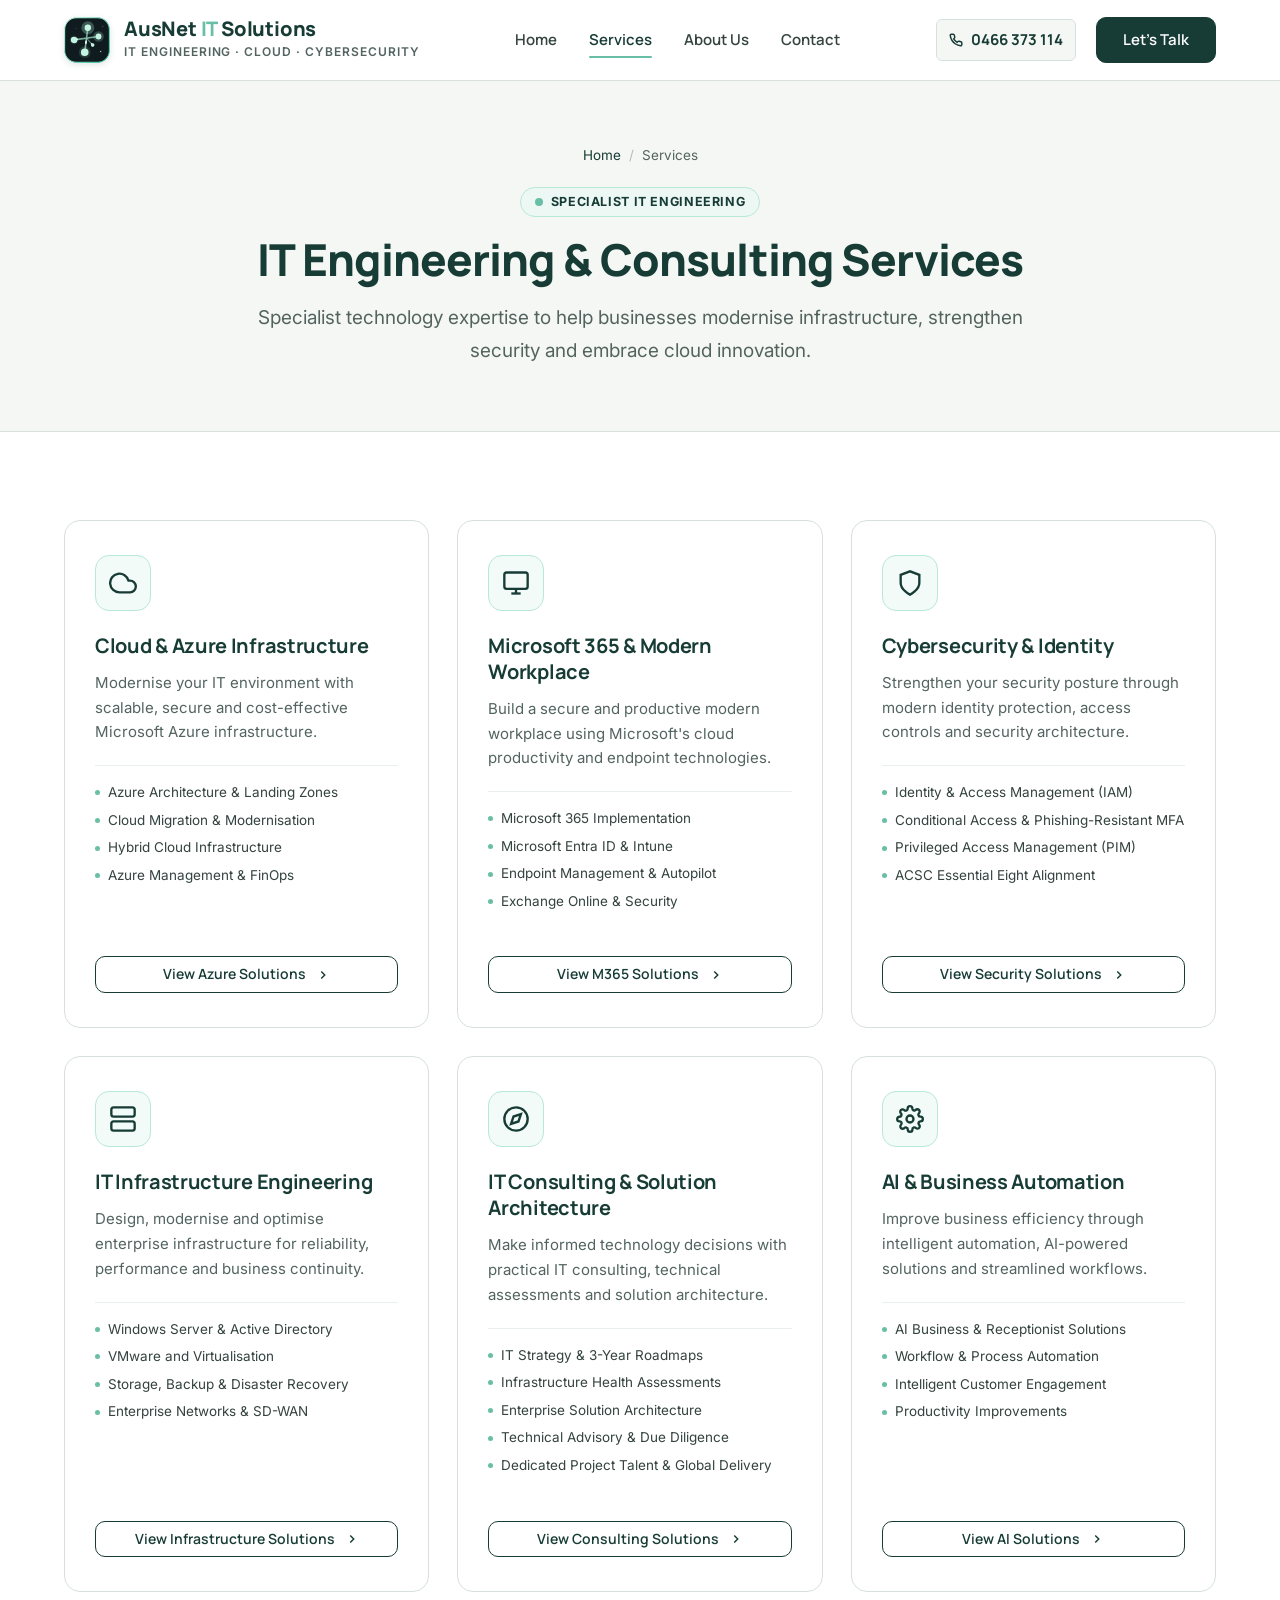
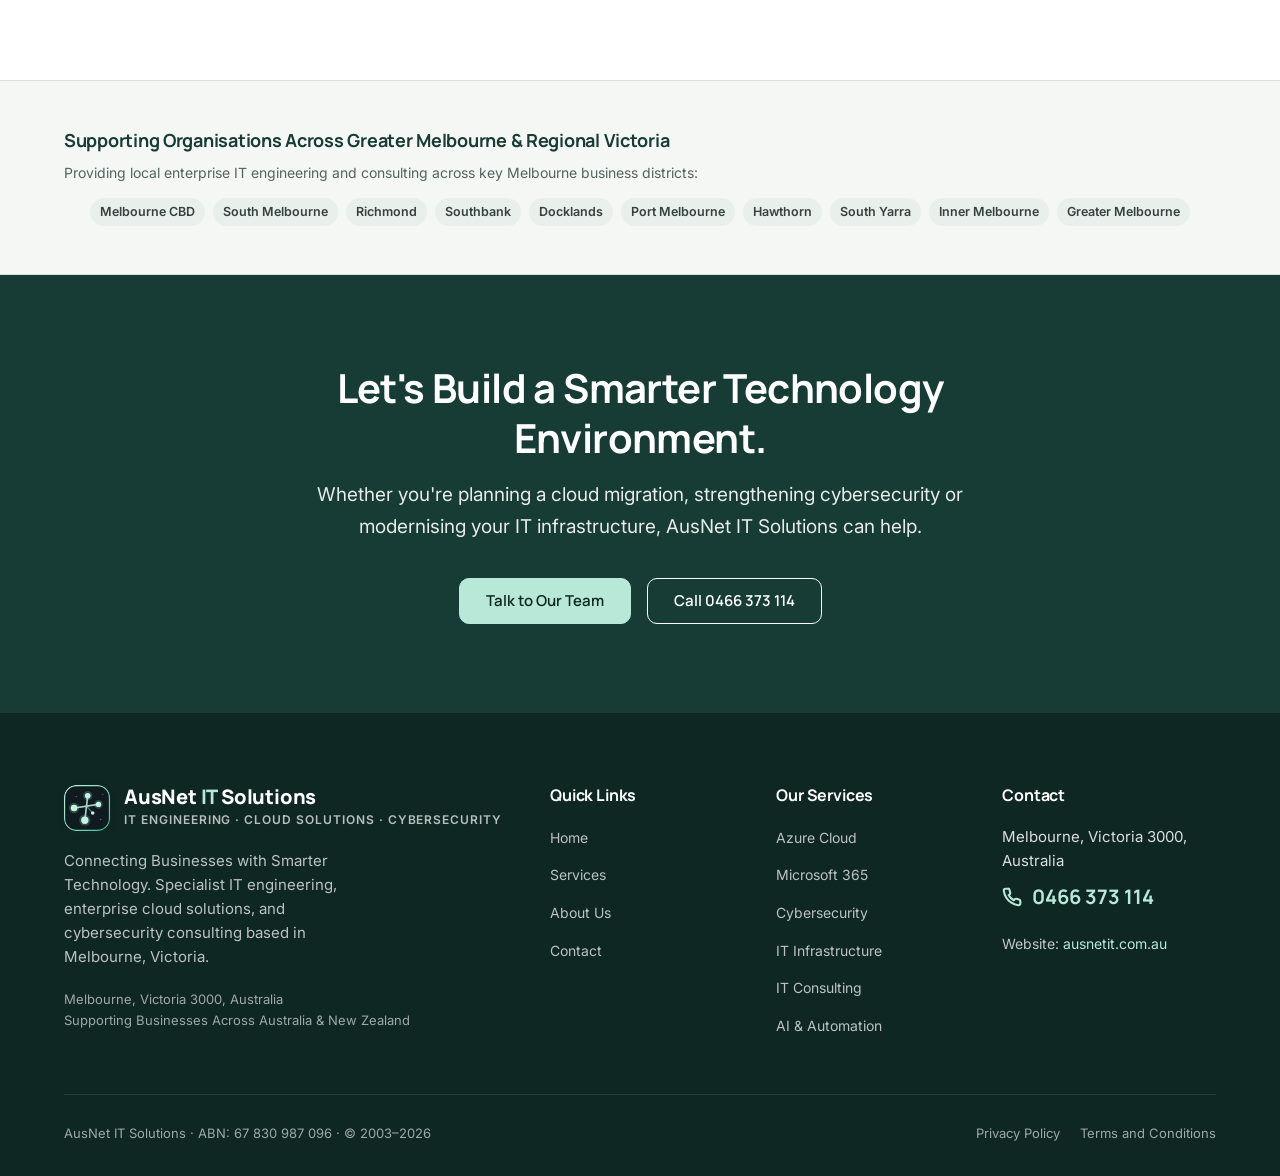
<file: services.html>
<!DOCTYPE html>
<html lang="en-AU">
<head>
  <meta charset="UTF-8">
  <meta name="viewport" content="width=device-width, initial-scale=1.0">
  <title>IT Engineering Services Melbourne | AusNet IT Solutions</title>
  <meta name="description" content="Specialist technology expertise to help businesses modernise infrastructure, strengthen security and embrace cloud innovation. Serving Melbourne, Victoria and across Australia.">
  <meta name="author" content="AusNet IT Solutions">
  <meta name="robots" content="index, follow">

  <!-- Open Graph -->
  <meta property="og:type" content="website">
  <meta property="og:url" content="https://ausnetit.com.au/services.html">
  <meta property="og:title" content="IT Engineering Services Melbourne | AusNet IT Solutions">
  <meta property="og:description" content="Specialist technology expertise to help businesses modernise infrastructure, strengthen security and embrace cloud innovation.">
  <meta property="og:image" content="https://ausnetit.com.au/assets/logo/ausnet-icon.png">

  <!-- Favicons -->
  <link rel="icon" type="image/svg+xml" href="favicon.svg">
  <link rel="icon" type="image/png" sizes="32x32" href="favicon.png">
  <link rel="apple-touch-icon" href="apple-touch-icon.png">

  <!-- Canonical -->
  <link rel="canonical" href="https://ausnetit.com.au/services.html">

  <!-- Stylesheets -->
  <link rel="stylesheet" href="css/style.css?v=2.1.0">

  <!-- Schema.org Structured Data -->
  <script type="application/ld+json">
  {
    "@context": "https://schema.org",
    "@graph": [
      {
        "@type": "BreadcrumbList",
        "itemListElement": [
          { "@type": "ListItem", "position": 1, "name": "Home", "item": "https://ausnetit.com.au/" },
          { "@type": "ListItem", "position": 2, "name": "Services", "item": "https://ausnetit.com.au/services.html" }
        ]
      },
      {
        "@type": "OfferCatalog",
        "name": "AusNet IT Solutions Services",
        "itemListElement": [
          { "@type": "Offer", "itemOffered": { "@type": "Service", "name": "Azure Cloud Consulting", "url": "https://ausnetit.com.au/services/azure-cloud-consulting.html" } },
          { "@type": "Offer", "itemOffered": { "@type": "Service", "name": "Microsoft 365 & Modern Workplace", "url": "https://ausnetit.com.au/services/microsoft-365.html" } },
          { "@type": "Offer", "itemOffered": { "@type": "Service", "name": "Cybersecurity & Identity", "url": "https://ausnetit.com.au/services/cybersecurity.html" } },
          { "@type": "Offer", "itemOffered": { "@type": "Service", "name": "IT Infrastructure Engineering", "url": "https://ausnetit.com.au/services/it-infrastructure.html" } },
          { "@type": "Offer", "itemOffered": { "@type": "Service", "name": "IT Consulting & Solution Architecture", "url": "https://ausnetit.com.au/services/it-consulting.html" } },
          { "@type": "Offer", "itemOffered": { "@type": "Service", "name": "AI & Business Automation", "url": "https://ausnetit.com.au/services/ai-automation.html" } }
        ]
      }
    ]
  }
  </script>
</head>
<body id="top">

  <!-- Site Header -->
  <header class="site-header">
    <div class="container nav-container">
      <a href="index.html" class="brand-logo-link" aria-label="AusNet IT Solutions - Home">
        <div class="logo-icon-wrapper">
          <img src="assets/logo/ausnet-icon-animated.svg" alt="AusNet IT Solutions Logo" width="46" height="46">
        </div>
        <div class="brand-text-block">
          <div class="brand-name">AusNet <span>IT</span> Solutions</div>
          <span class="brand-tagline-sub">IT Engineering · Cloud · Cybersecurity</span>
        </div>
      </a>

      <nav class="main-nav" aria-label="Primary Navigation">
        <ul class="nav-list">
          <li><a href="index.html" class="nav-link">Home</a></li>
          <li><a href="services/index.html" class="nav-link active">Services</a></li>
          <li><a href="about.html" class="nav-link">About Us</a></li>
          <li><a href="contact.html" class="nav-link">Contact</a></li>
        </ul>
      </nav>

      <div class="header-actions">
        <a href="tel:+61466373114" class="nav-phone-cta">
          <svg width="14" height="14" viewBox="0 0 24 24" fill="none" stroke="currentColor" stroke-width="2.5"><path d="M22 16.92v3a2 2 0 0 1-2.18 2 19.79 19.79 0 0 1-8.63-3.07 19.5 19.5 0 0 1-6-6 19.79 19.79 0 0 1-3.07-8.67A2 2 0 0 1 4.11 2h3a2 2 0 0 1 2 1.72 12.84 12.84 0 0 0 .7 2.81 2 2 0 0 1-.45 2.11L8.09 9.91a16 16 0 0 0 6 6l1.27-1.27a2 2 0 0 1 2.11-.45 12.84 12.84 0 0 0 2.81.7A2 2 0 0 1 22 16.92z"></path></svg>
          <span class="nav-phone-text">0466 373 114</span>
        </a>
        <a href="contact.html" class="btn btn-primary">
          Let's Talk
        </a>
        <button class="mobile-menu-toggle" aria-label="Toggle navigation menu" aria-expanded="false">
          <svg width="24" height="24" viewBox="0 0 24 24" fill="none" stroke="currentColor" stroke-width="2"><line x1="3" y1="12" x2="21" y2="12"></line><line x1="3" y1="6" x2="21" y2="6"></line><line x1="3" y1="18" x2="21" y2="18"></line></svg>
        </button>
      </div>
    </div>
  </header>

  <main>
    <!-- Services Page Header -->
    <section class="section section-warm" style="padding-top:64px; padding-bottom:64px; border-bottom:1px solid var(--color-border);">
      <div class="container text-center" style="max-width:840px; margin:0 auto; text-align:center;">
        <nav class="breadcrumbs" style="justify-content:center;" aria-label="Breadcrumb">
          <a href="index.html">Home</a>
          <span class="breadcrumbs-sep">/</span>
          <span>Services</span>
        </nav>
        <div class="eyebrow" style="margin:0 auto 16px auto;">
          <span class="eyebrow-dot"></span>
          Specialist IT Engineering
        </div>
        <h1 class="page-hero-title" style=" margin-bottom:16px;">IT Engineering &amp; Consulting Services</h1>
        <p style="font-size:1.1875rem; color:var(--color-charcoal-muted); line-height:1.7;">
          Specialist technology expertise to help businesses modernise infrastructure, strengthen security and embrace cloud innovation.
        </p>
      </div>
    </section>

    <!-- Services Grid List -->
    <section class="section">
      <div class="container">
        <div class="services-grid">
          
          <!-- 1. Azure Cloud Consulting -->
          <article class="service-card">
            <div class="service-card-top">
              <div class="service-card-icon" aria-hidden="true">
                <svg viewBox="0 0 24 24" fill="none" stroke="currentColor" stroke-width="2"><path d="M18 10h-1.26A8 8 0 1 0 9 20h9a5 5 0 0 0 0-10z"></path></svg>
              </div>
              <h2 class="service-card-title" style="font-size:1.25rem;">Cloud &amp; Azure Infrastructure</h2>
              <p class="service-card-desc">
                Modernise your IT environment with scalable, secure and cost-effective Microsoft Azure infrastructure.
              </p>
              <div class="service-card-features">
                <div class="service-card-feature-item"><span class="service-feature-dot"></span><span>Azure Architecture &amp; Landing Zones</span></div>
                <div class="service-card-feature-item"><span class="service-feature-dot"></span><span>Cloud Migration &amp; Modernisation</span></div>
                <div class="service-card-feature-item"><span class="service-feature-dot"></span><span>Hybrid Cloud Infrastructure</span></div>
                <div class="service-card-feature-item"><span class="service-feature-dot"></span><span>Azure Management &amp; FinOps</span></div>
              </div>
            </div>
            <a href="services/azure-cloud-consulting.html" class="btn btn-secondary btn-sm" style="width:100%;">
              View Azure Solutions
              <span class="btn-icon">
                <svg width="14" height="14" viewBox="0 0 24 24" fill="none" stroke="currentColor" stroke-width="2.5"><polyline points="9 18 15 12 9 6"></polyline></svg>
              </span>
            </a>
          </article>

          <!-- 2. Microsoft 365 -->
          <article class="service-card">
            <div class="service-card-top">
              <div class="service-card-icon" aria-hidden="true">
                <svg viewBox="0 0 24 24" fill="none" stroke="currentColor" stroke-width="2"><rect x="2" y="3" width="20" height="14" rx="2"></rect><line x1="8" y1="21" x2="16" y2="21"></line><line x1="12" y1="17" x2="12" y2="21"></line></svg>
              </div>
              <h2 class="service-card-title" style="font-size:1.25rem;">Microsoft 365 &amp; Modern Workplace</h2>
              <p class="service-card-desc">
                Build a secure and productive modern workplace using Microsoft's cloud productivity and endpoint technologies.
              </p>
              <div class="service-card-features">
                <div class="service-card-feature-item"><span class="service-feature-dot"></span><span>Microsoft 365 Implementation</span></div>
                <div class="service-card-feature-item"><span class="service-feature-dot"></span><span>Microsoft Entra ID &amp; Intune</span></div>
                <div class="service-card-feature-item"><span class="service-feature-dot"></span><span>Endpoint Management &amp; Autopilot</span></div>
                <div class="service-card-feature-item"><span class="service-feature-dot"></span><span>Exchange Online &amp; Security</span></div>
              </div>
            </div>
            <a href="services/microsoft-365.html" class="btn btn-secondary btn-sm" style="width:100%;">
              View M365 Solutions
              <span class="btn-icon">
                <svg width="14" height="14" viewBox="0 0 24 24" fill="none" stroke="currentColor" stroke-width="2.5"><polyline points="9 18 15 12 9 6"></polyline></svg>
              </span>
            </a>
          </article>

          <!-- 3. Cybersecurity -->
          <article class="service-card">
            <div class="service-card-top">
              <div class="service-card-icon" aria-hidden="true">
                <svg viewBox="0 0 24 24" fill="none" stroke="currentColor" stroke-width="2"><path d="M12 22s8-4 8-10V5l-8-3-8 3v7c0 6 8 10 8 10z"></path></svg>
              </div>
              <h2 class="service-card-title" style="font-size:1.25rem;">Cybersecurity &amp; Identity</h2>
              <p class="service-card-desc">
                Strengthen your security posture through modern identity protection, access controls and security architecture.
              </p>
              <div class="service-card-features">
                <div class="service-card-feature-item"><span class="service-feature-dot"></span><span>Identity &amp; Access Management (IAM)</span></div>
                <div class="service-card-feature-item"><span class="service-feature-dot"></span><span>Conditional Access &amp; Phishing-Resistant MFA</span></div>
                <div class="service-card-feature-item"><span class="service-feature-dot"></span><span>Privileged Access Management (PIM)</span></div>
                <div class="service-card-feature-item"><span class="service-feature-dot"></span><span>ACSC Essential Eight Alignment</span></div>
              </div>
            </div>
            <a href="services/cybersecurity.html" class="btn btn-secondary btn-sm" style="width:100%;">
              View Security Solutions
              <span class="btn-icon">
                <svg width="14" height="14" viewBox="0 0 24 24" fill="none" stroke="currentColor" stroke-width="2.5"><polyline points="9 18 15 12 9 6"></polyline></svg>
              </span>
            </a>
          </article>

          <!-- 4. IT Infrastructure Engineering -->
          <article class="service-card">
            <div class="service-card-top">
              <div class="service-card-icon" aria-hidden="true">
                <svg viewBox="0 0 24 24" fill="none" stroke="currentColor" stroke-width="2"><rect x="2" y="2" width="20" height="8" rx="2"></rect><rect x="2" y="14" width="20" height="8" rx="2"></rect><line x1="6" y1="6" x2="6.01" y2="6"></line><line x1="6" y1="18" x2="6.01" y2="18"></line></svg>
              </div>
              <h2 class="service-card-title" style="font-size:1.25rem;">IT Infrastructure Engineering</h2>
              <p class="service-card-desc">
                Design, modernise and optimise enterprise infrastructure for reliability, performance and business continuity.
              </p>
              <div class="service-card-features">
                <div class="service-card-feature-item"><span class="service-feature-dot"></span><span>Windows Server &amp; Active Directory</span></div>
                <div class="service-card-feature-item"><span class="service-feature-dot"></span><span>VMware and Virtualisation</span></div>
                <div class="service-card-feature-item"><span class="service-feature-dot"></span><span>Storage, Backup &amp; Disaster Recovery</span></div>
                <div class="service-card-feature-item"><span class="service-feature-dot"></span><span>Enterprise Networks &amp; SD-WAN</span></div>
              </div>
            </div>
            <a href="services/it-infrastructure.html" class="btn btn-secondary btn-sm" style="width:100%;">
              View Infrastructure Solutions
              <span class="btn-icon">
                <svg width="14" height="14" viewBox="0 0 24 24" fill="none" stroke="currentColor" stroke-width="2.5"><polyline points="9 18 15 12 9 6"></polyline></svg>
              </span>
            </a>
          </article>

          <!-- 5. IT Consulting & Architecture -->
          <article class="service-card">
            <div class="service-card-top">
              <div class="service-card-icon" aria-hidden="true">
                <svg viewBox="0 0 24 24" fill="none" stroke="currentColor" stroke-width="2"><circle cx="12" cy="12" r="10"></circle><polygon points="16.24 7.76 14.12 14.12 7.76 16.24 9.88 9.88 16.24 7.76"></polygon></svg>
              </div>
              <h2 class="service-card-title" style="font-size:1.25rem;">IT Consulting &amp; Solution Architecture</h2>
              <p class="service-card-desc">
                Make informed technology decisions with practical IT consulting, technical assessments and solution architecture.
              </p>
              <div class="service-card-features">
                <div class="service-card-feature-item"><span class="service-feature-dot"></span><span>IT Strategy &amp; 3-Year Roadmaps</span></div>
                <div class="service-card-feature-item"><span class="service-feature-dot"></span><span>Infrastructure Health Assessments</span></div>
                <div class="service-card-feature-item"><span class="service-feature-dot"></span><span>Enterprise Solution Architecture</span></div>
                <div class="service-card-feature-item"><span class="service-feature-dot"></span><span>Technical Advisory &amp; Due Diligence</span></div>
                <div class="service-card-feature-item"><span class="service-feature-dot"></span><span>Dedicated Project Talent &amp; Global Delivery</span></div>
              </div>
            </div>
            <a href="services/it-consulting.html" class="btn btn-secondary btn-sm" style="width:100%;">
              View Consulting Solutions
              <span class="btn-icon">
                <svg width="14" height="14" viewBox="0 0 24 24" fill="none" stroke="currentColor" stroke-width="2.5"><polyline points="9 18 15 12 9 6"></polyline></svg>
              </span>
            </a>
          </article>

          <!-- 6. AI & Business Automation -->
          <article class="service-card">
            <div class="service-card-top">
              <div class="service-card-icon" aria-hidden="true">
                <svg viewBox="0 0 24 24" fill="none" stroke="currentColor" stroke-width="2"><circle cx="12" cy="12" r="3"></circle><path d="M19.4 15a1.65 1.65 0 0 0 .33 1.82l.06.06a2 2 0 0 1 0 2.83 2 2 0 0 1-2.83 0l-.06-.06a1.65 1.65 0 0 0-1.82-.33 1.65 1.65 0 0 0-1 1.51V21a2 2 0 0 1-2 2 2 2 0 0 1-2-2v-.09A1.65 1.65 0 0 0 9 19.4a1.65 1.65 0 0 0-1.82.33l-.06.06a2 2 0 0 1-2.83 0 2 2 0 0 1 0-2.83l.06-.06a1.65 1.65 0 0 0 .33-1.82 1.65 1.65 0 0 0-1.51-1H3a2 2 0 0 1-2-2 2 2 0 0 1 2-2h.09A1.65 1.65 0 0 0 4.6 9a1.65 1.65 0 0 0-.33-1.82l-.06-.06a2 2 0 0 1 0-2.83 2 2 0 0 1 2.83 0l.06.06a1.65 1.65 0 0 0 1.82.33H9a1.65 1.65 0 0 0 1-1.51V3a2 2 0 0 1 2-2 2 2 0 0 1 2 2v.09a1.65 1.65 0 0 0 1 1.51 1.65 1.65 0 0 0 1.82-.33l.06-.06a2 2 0 0 1 2.83 0 2 2 0 0 1 0 2.83l-.06.06a1.65 1.65 0 0 0-.33 1.82V9a1.65 1.65 0 0 0 1.51 1H21a2 2 0 0 1 2 2 2 2 0 0 1-2 2h-.09a1.65 1.65 0 0 0-1.51 1z"></path></svg>
              </div>
              <h2 class="service-card-title" style="font-size:1.25rem;">AI &amp; Business Automation</h2>
              <p class="service-card-desc">
                Improve business efficiency through intelligent automation, AI-powered solutions and streamlined workflows.
              </p>
              <div class="service-card-features">
                <div class="service-card-feature-item"><span class="service-feature-dot"></span><span>AI Business &amp; Receptionist Solutions</span></div>
                <div class="service-card-feature-item"><span class="service-feature-dot"></span><span>Workflow &amp; Process Automation</span></div>
                <div class="service-card-feature-item"><span class="service-feature-dot"></span><span>Intelligent Customer Engagement</span></div>
                <div class="service-card-feature-item"><span class="service-feature-dot"></span><span>Productivity Improvements</span></div>
              </div>
            </div>
            <a href="services/ai-automation.html" class="btn btn-secondary btn-sm" style="width:100%;">
              View AI Solutions
              <span class="btn-icon">
                <svg width="14" height="14" viewBox="0 0 24 24" fill="none" stroke="currentColor" stroke-width="2.5"><polyline points="9 18 15 12 9 6"></polyline></svg>
              </span>
            </a>
          </article>

        </div>
      </div>
    </section>

    <!-- Melbourne Service Areas Strip -->
    <section class="section section-warm" style="padding:48px 0; border-top:1px solid var(--color-border); border-bottom:1px solid var(--color-border);">
      <div class="container text-center">
        <h3 style="font-size:1.125rem; font-weight:700; color:var(--color-forest); margin-bottom:10px;">
          Supporting Organisations Across Greater Melbourne &amp; Regional Victoria
        </h3>
        <p style="font-size:0.875rem; color:var(--color-charcoal-muted); margin-bottom:14px;">
          Providing local enterprise IT engineering and consulting across key Melbourne business districts:
        </p>
        <div class="service-area-pills" style="justify-content:center;">
          <span class="area-pill">Melbourne CBD</span>
          <span class="area-pill">South Melbourne</span>
          <span class="area-pill">Richmond</span>
          <span class="area-pill">Southbank</span>
          <span class="area-pill">Docklands</span>
          <span class="area-pill">Port Melbourne</span>
          <span class="area-pill">Hawthorn</span>
          <span class="area-pill">South Yarra</span>
          <span class="area-pill">Inner Melbourne</span>
          <span class="area-pill">Greater Melbourne</span>
        </div>
      </div>
    </section>

    <!-- Bottom CTA Banner -->
    <section class="section section-forest" style="text-align:center;">
      <div class="container" style="max-width:760px; margin:0 auto;">
        <h2 style="font-size:2.5rem; margin-bottom:16px; color:#ffffff;">Let's Build a Smarter Technology Environment.</h2>
        <p style="font-size:1.1875rem; opacity:0.9; line-height:1.65; margin-bottom:36px;">
          Whether you're planning a cloud migration, strengthening cybersecurity or modernising your IT infrastructure, AusNet IT Solutions can help.
        </p>
        <div style="display:flex; justify-content:center; gap:16px; flex-wrap:wrap;">
          <a href="contact.html" class="btn btn-mint">
            Talk to Our Team
          </a>
          <a href="tel:+61466373114" class="btn btn-secondary" style="border-color:#ffffff; color:#ffffff;">
            Call 0466 373 114
          </a>
        </div>
      </div>
    </section>
  </main>

  <!-- Site Footer -->
  <footer class="site-footer">
    <div class="container">
      <div class="footer-grid">
        <div class="footer-brand-col">
          <a href="index.html" class="brand-logo-link" style="color:var(--color-pure-white);">
            <div class="logo-icon-wrapper">
              <img src="assets/logo/ausnet-icon-static.svg" alt="AusNet IT Solutions Logo" width="46" height="46">
            </div>
            <div class="brand-text-block">
              <div class="brand-name" style="color:#ffffff;">AusNet <span style="color:#B8E8D8;">IT</span> Solutions</div>
              <span class="brand-tagline-sub" style="color:rgba(255,255,255,0.7);">IT Engineering · Cloud Solutions · Cybersecurity</span>
            </div>
          </a>
          <p>
            Connecting Businesses with Smarter Technology. Specialist IT engineering, enterprise cloud solutions, and cybersecurity consulting based in Melbourne, Victoria.
          </p>
          <div class="footer-meta-info">
            Melbourne, Victoria 3000, Australia<br>
            Supporting Businesses Across Australia &amp; New Zealand
          </div>
        </div>

        <div>
          <h4 class="footer-col-title">Quick Links</h4>
          <ul class="footer-nav-list">
            <li><a href="index.html">Home</a></li>
            <li><a href="services/index.html">Services</a></li>
            <li><a href="about.html">About Us</a></li>
            <li><a href="contact.html">Contact</a></li>
          </ul>
        </div>

        <div>
          <h4 class="footer-col-title">Our Services</h4>
          <ul class="footer-nav-list">
            <li><a href="services/azure-cloud-consulting.html">Azure Cloud</a></li>
            <li><a href="services/microsoft-365.html">Microsoft 365</a></li>
            <li><a href="services/cybersecurity.html">Cybersecurity</a></li>
            <li><a href="services/it-infrastructure.html">IT Infrastructure</a></li>
            <li><a href="services/it-consulting.html">IT Consulting</a></li>
            <li><a href="services/ai-automation.html">AI &amp; Automation</a></li>
          </ul>
        </div>

        <div>
          <h4 class="footer-col-title">Contact</h4>
          <p style="color:rgba(255,255,255,0.85); font-size:0.9375rem; margin-bottom:8px;">
            Melbourne, Victoria 3000, Australia
          </p>
          <a href="tel:+61466373114" class="footer-phone-cta">
            <svg width="20" height="20" viewBox="0 0 24 24" fill="none" stroke="currentColor" stroke-width="2.5"><path d="M22 16.92v3a2 2 0 0 1-2.18 2 19.79 19.79 0 0 1-8.63-3.07 19.5 19.5 0 0 1-6-6 19.79 19.79 0 0 1-3.07-8.67A2 2 0 0 1 4.11 2h3a2 2 0 0 1 2 1.72 12.84 12.84 0 0 0 .7 2.81 2 2 0 0 1-.45 2.11L8.09 9.91a16 16 0 0 0 6 6l1.27-1.27a2 2 0 0 1 2.11-.45 12.84 12.84 0 0 0 2.81.7A2 2 0 0 1 22 16.92z"></path></svg>
            0466 373 114
          </a>
          <p style="color:rgba(255,255,255,0.75); font-size:0.875rem; margin-top:8px;">
            Website: <a href="https://ausnetit.com.au" style="color:#B8E8D8;">ausnetit.com.au</a>
          </p>
        </div>
      </div>

      <div class="footer-bottom-bar">
        <div>AusNet IT Solutions &middot; ABN: 67 830 987 096 &middot; &copy; 2003&ndash;2026</div>
        <div class="footer-legal-links">
          <a href="privacy-policy.html">Privacy Policy</a>
          <a href="terms-and-conditions.html">Terms and Conditions</a>
        </div>
      </div>
    </div>
  </footer>

  <script src="js/main.js"></script>
</body>
</html>
</file>
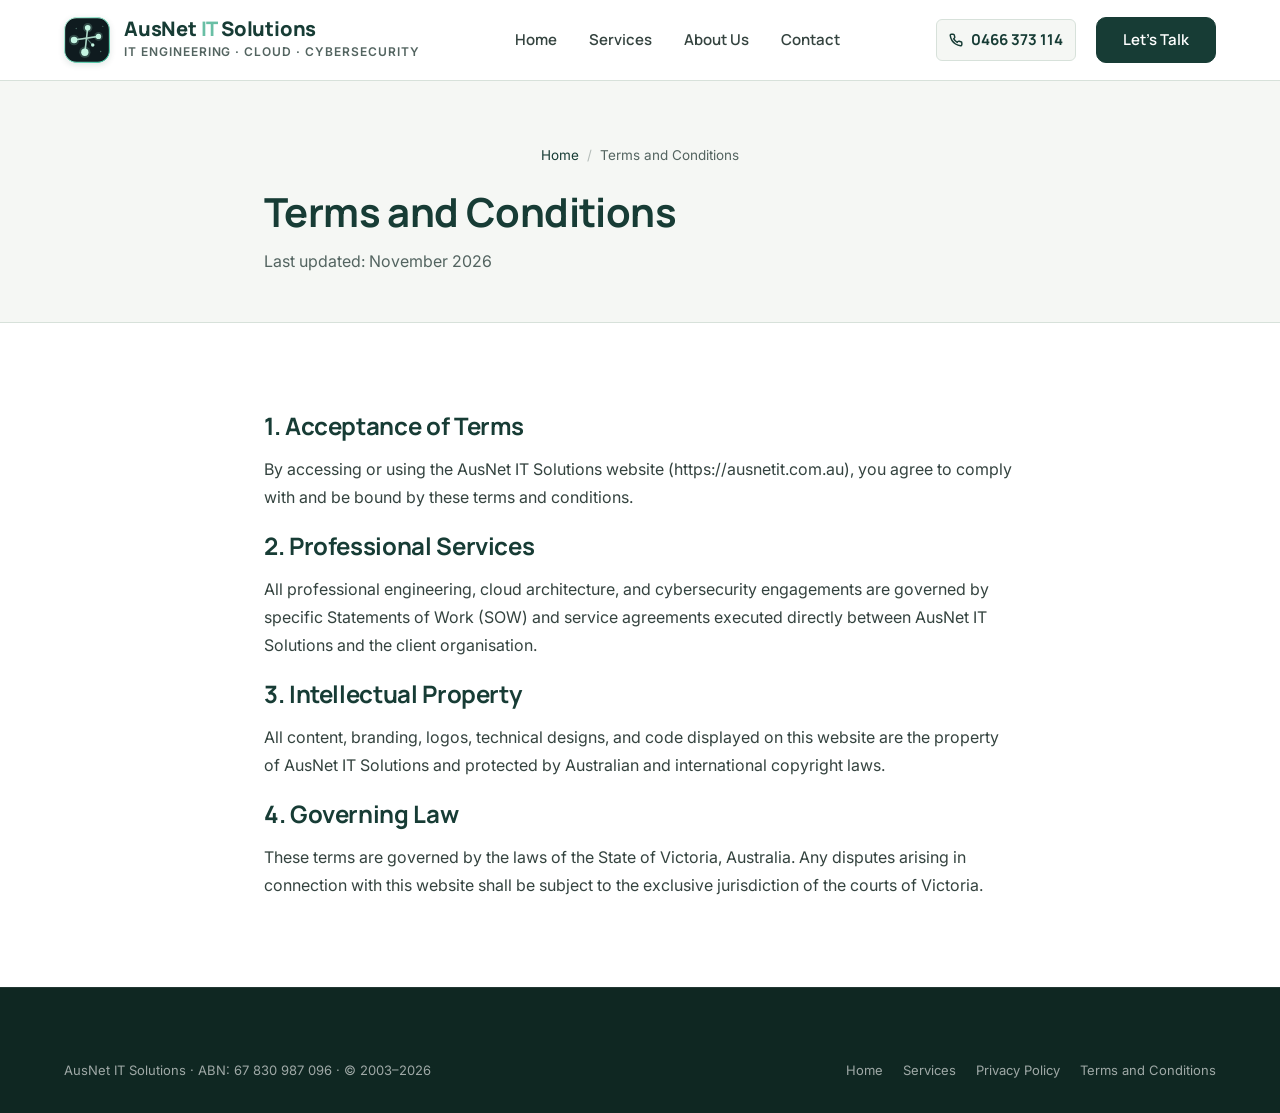
<file: terms-and-conditions.html>
<!DOCTYPE html>
<html lang="en-AU">
<head>
  <meta charset="UTF-8">
  <meta name="viewport" content="width=device-width, initial-scale=1.0">
  <title>Terms and Conditions | AusNet IT Solutions</title>
  <meta name="description" content="Terms and Conditions governing the use of AusNet IT Solutions website and professional IT consulting services.">
  <meta name="robots" content="index, follow">
  <link rel="icon" type="image/svg+xml" href="favicon.svg">
  <link rel="icon" type="image/png" sizes="32x32" href="favicon.png">
  <link rel="apple-touch-icon" href="apple-touch-icon.png">
  <link rel="canonical" href="https://ausnetit.com.au/terms-and-conditions.html">
  <link rel="stylesheet" href="css/style.css?v=2.1.0">
</head>
<body id="top">

  <!-- Header -->
  <header class="site-header">
    <div class="container nav-container">
      <a href="index.html" class="brand-logo-link" aria-label="AusNet IT Solutions - Home">
        <div class="logo-icon-wrapper">
          <img src="assets/logo/ausnet-icon-static.svg" alt="AusNet IT Solutions Logo" width="46" height="46">
        </div>
        <div class="brand-text-block">
          <div class="brand-name">AusNet <span>IT</span> Solutions</div>
          <span class="brand-tagline-sub">IT Engineering · Cloud · Cybersecurity</span>
        </div>
      </a>

      <nav class="main-nav" aria-label="Primary Navigation">
        <ul class="nav-list">
          <li><a href="index.html" class="nav-link">Home</a></li>
          <li><a href="services/index.html" class="nav-link">Services</a></li>
          <li><a href="about.html" class="nav-link">About Us</a></li>
          <li><a href="contact.html" class="nav-link">Contact</a></li>
        </ul>
      </nav>

      <div class="header-actions">
        <a href="tel:+61466373114" class="nav-phone-cta">
          <svg width="14" height="14" viewBox="0 0 24 24" fill="none" stroke="currentColor" stroke-width="2.5"><path d="M22 16.92v3a2 2 0 0 1-2.18 2 19.79 19.79 0 0 1-8.63-3.07 19.5 19.5 0 0 1-6-6 19.79 19.79 0 0 1-3.07-8.67A2 2 0 0 1 4.11 2h3a2 2 0 0 1 2 1.72 12.84 12.84 0 0 0 .7 2.81 2 2 0 0 1-.45 2.11L8.09 9.91a16 16 0 0 0 6 6l1.27-1.27a2 2 0 0 1 2.11-.45 12.84 12.84 0 0 0 2.81.7A2 2 0 0 1 22 16.92z"></path></svg>
          <span class="nav-phone-text">0466 373 114</span>
        </a>
        <a href="contact.html" class="btn btn-primary">
          Let's Talk
        </a>
      </div>
    </div>
  </header>

  <main>
    <section class="section section-warm" style="padding-top:64px; padding-bottom:48px; border-bottom:1px solid var(--color-border);">
      <div class="container text-center" style="max-width:800px; margin:0 auto;">
        <nav class="breadcrumbs" style="justify-content:center;" aria-label="Breadcrumb">
          <a href="index.html">Home</a>
          <span class="breadcrumbs-sep">/</span>
          <span>Terms and Conditions</span>
        </nav>
        <h1 style="font-size:2.5rem; margin-bottom:12px;">Terms and Conditions</h1>
        <p style="font-size:1rem; color:var(--color-charcoal-muted);">Last updated: November 2026</p>
      </div>
    </section>

    <section class="section">
      <div class="container" style="max-width:800px; line-height:1.75; color:var(--color-charcoal);">
        <h2 style="font-size:1.5rem; margin-bottom:14px; color:var(--color-forest);">1. Acceptance of Terms</h2>
        <p style="margin-bottom:20px;">
          By accessing or using the AusNet IT Solutions website (https://ausnetit.com.au), you agree to comply with and be bound by these terms and conditions.
        </p>

        <h2 style="font-size:1.5rem; margin-bottom:14px; color:var(--color-forest);">2. Professional Services</h2>
        <p style="margin-bottom:20px;">
          All professional engineering, cloud architecture, and cybersecurity engagements are governed by specific Statements of Work (SOW) and service agreements executed directly between AusNet IT Solutions and the client organisation.
        </p>

        <h2 style="font-size:1.5rem; margin-bottom:14px; color:var(--color-forest);">3. Intellectual Property</h2>
        <p style="margin-bottom:20px;">
          All content, branding, logos, technical designs, and code displayed on this website are the property of AusNet IT Solutions and protected by Australian and international copyright laws.
        </p>

        <h2 style="font-size:1.5rem; margin-bottom:14px; color:var(--color-forest);">4. Governing Law</h2>
        <p>
          These terms are governed by the laws of the State of Victoria, Australia. Any disputes arising in connection with this website shall be subject to the exclusive jurisdiction of the courts of Victoria.
        </p>
      </div>
    </section>
  </main>

  <!-- Footer -->
  <footer class="site-footer">
    <div class="container">
      <div class="footer-bottom-bar" style="border-top:none; padding-top:0;">
        <div>AusNet IT Solutions &middot; ABN: 67 830 987 096 &middot; &copy; 2003&ndash;2026</div>
        <div class="footer-legal-links">
          <a href="index.html">Home</a>
          <a href="services/index.html">Services</a>
          <a href="privacy-policy.html">Privacy Policy</a>
          <a href="terms-and-conditions.html">Terms and Conditions</a>
        </div>
      </div>
    </div>
  </footer>

  <script src="js/main.js"></script>
</body>
</html>
</file>
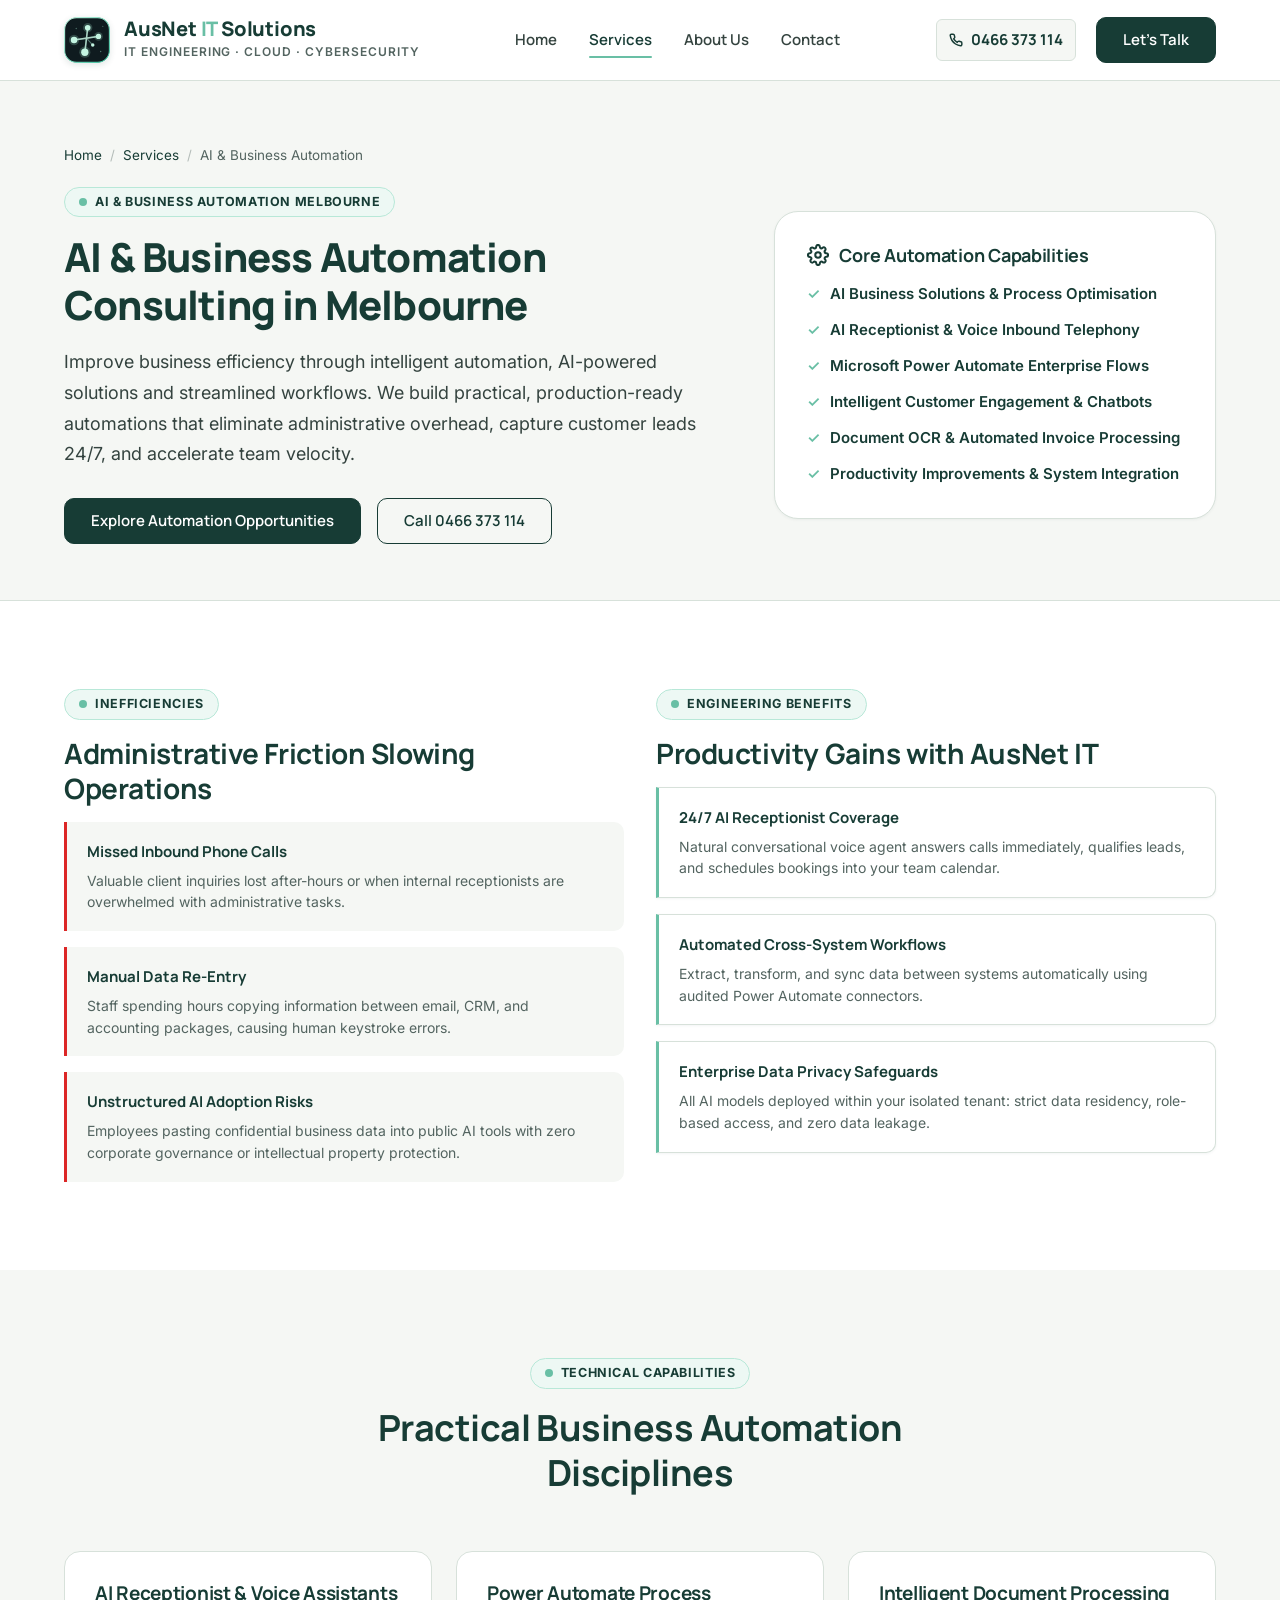
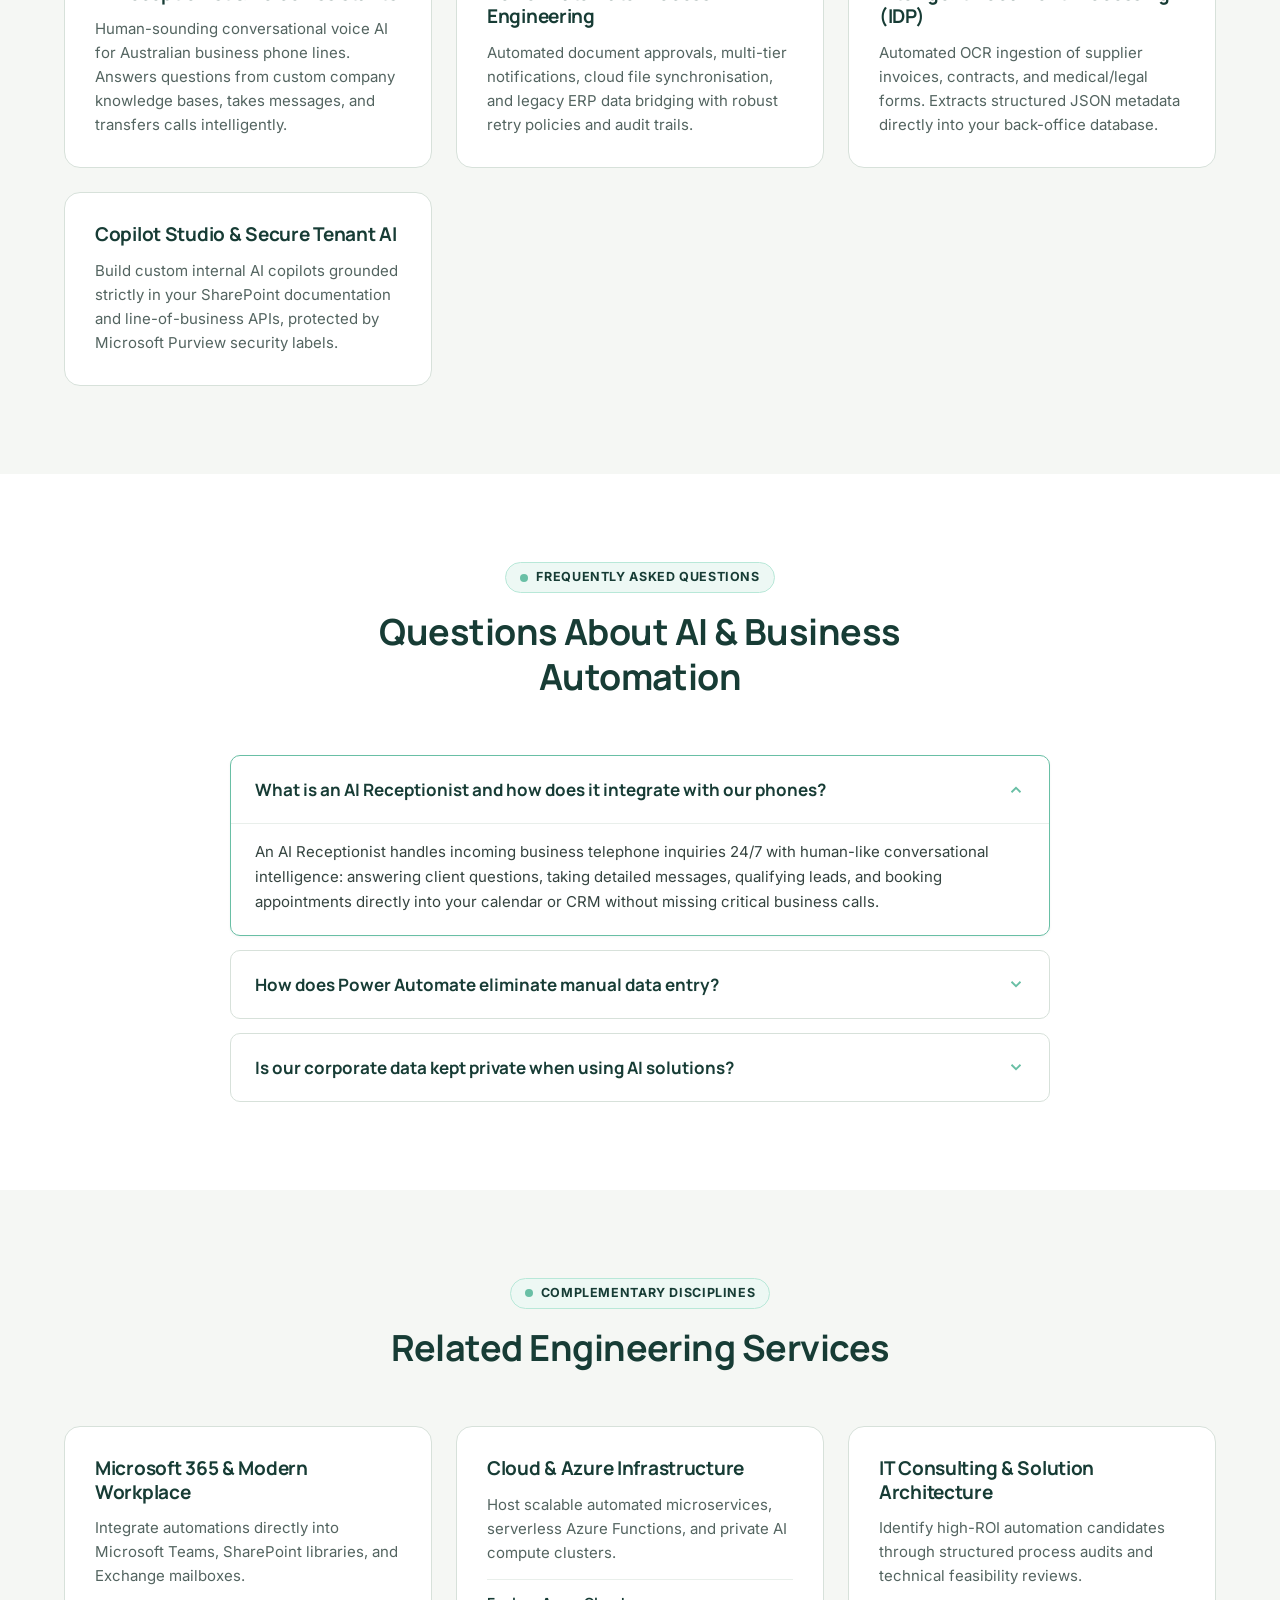
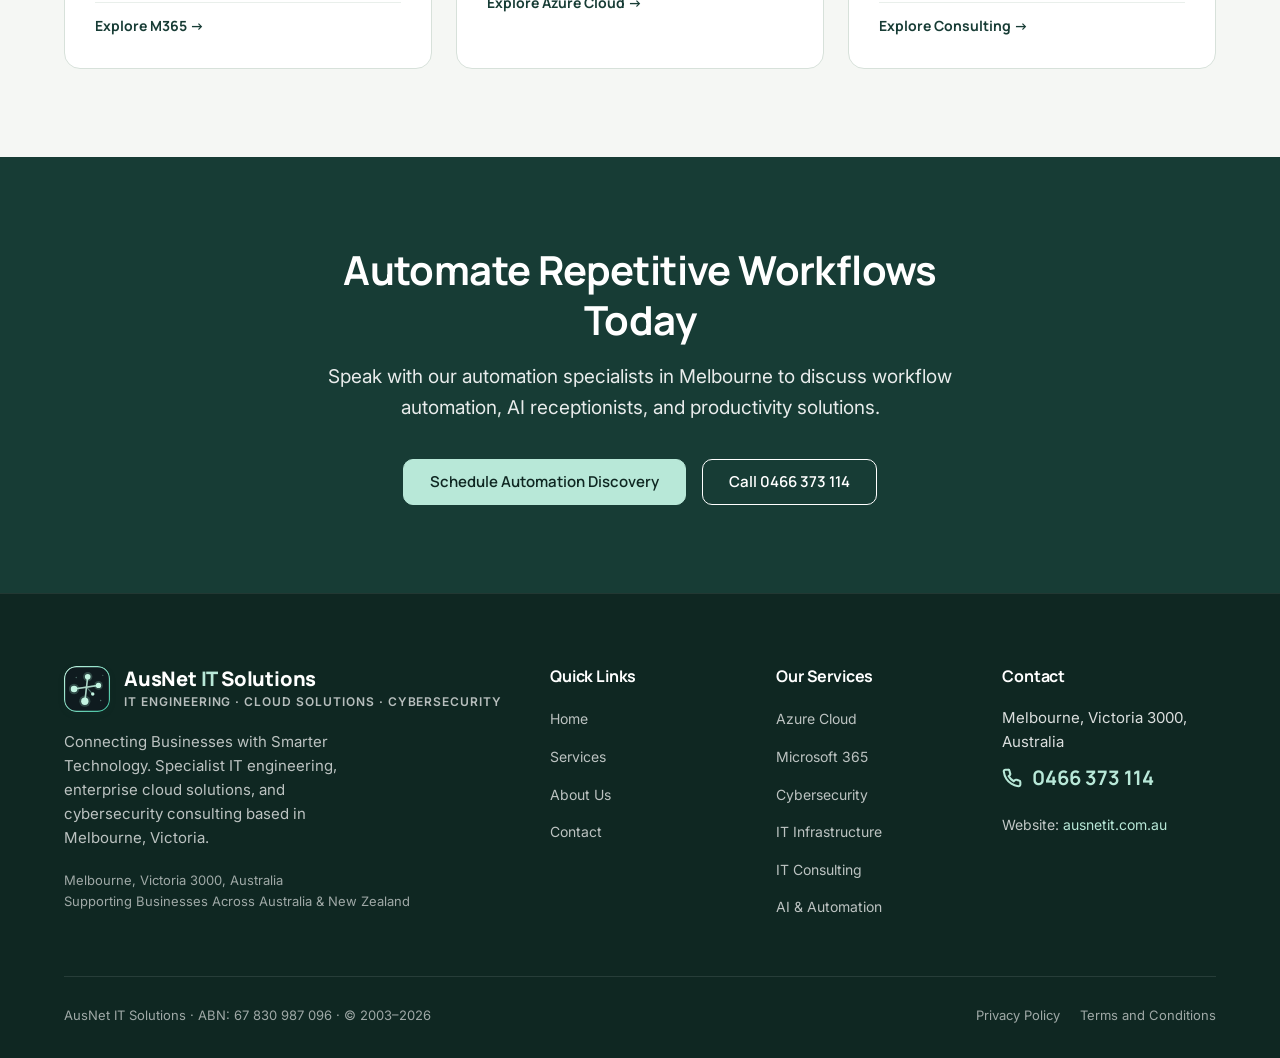
<file: services/ai-automation.html>
<!DOCTYPE html>
<html lang="en-AU">
<head>
  <meta charset="UTF-8">
  <meta name="viewport" content="width=device-width, initial-scale=1.0">
  <title>AI &amp; Business Automation Melbourne | AusNet IT</title>
  <meta name="description" content="Intelligent workflow automation and AI business solutions in Melbourne. Streamline operations, AI receptionist, and customer engagement.">
  <meta name="author" content="AusNet IT Solutions">
  <meta name="robots" content="index, follow">

  <!-- Open Graph -->
  <meta property="og:type" content="article">
  <meta property="og:url" content="https://ausnetit.com.au/services/ai-automation.html">
  <meta property="og:title" content="AI &amp; Business Automation Melbourne | AusNet IT">
  <meta property="og:description" content="Intelligent workflow automation and AI business solutions in Melbourne. Streamline operations, AI receptionist, and customer engagement.">
  <meta property="og:image" content="https://ausnetit.com.au/assets/logo/ausnet-icon.png">

  <!-- Favicons -->
  <link rel="icon" type="image/svg+xml" href="../favicon.svg">
  <link rel="icon" type="image/png" sizes="32x32" href="../favicon.png">
  <link rel="apple-touch-icon" href="../apple-touch-icon.png">
  <link rel="canonical" href="https://ausnetit.com.au/services/ai-automation.html">
  <link rel="stylesheet" href="../css/style.css?v=2.1.0">

  <!-- Schema.org Structured Data -->
  <script type="application/ld+json">
  {
    "@context": "https://schema.org",
    "@graph": [
      {
        "@type": "BreadcrumbList",
        "itemListElement": [
          { "@type": "ListItem", "position": 1, "name": "Home", "item": "https://ausnetit.com.au/" },
          { "@type": "ListItem", "position": 2, "name": "Services", "item": "https://ausnetit.com.au/services/" },
          { "@type": "ListItem", "position": 3, "name": "AI & Business Automation", "item": "https://ausnetit.com.au/services/ai-automation.html" }
        ]
      },
      {
        "@type": "Service",
        "name": "AI & Business Automation Melbourne",
        "serviceType": "Process Automation & AI Solutions",
        "provider": {
          "@type": "Organization",
          "name": "AusNet IT Solutions",
          "telephone": "+61466373114",
          "url": "https://ausnetit.com.au/"
        },
        "areaServed": {
          "@type": "City",
          "name": "Melbourne"
        },
        "description": "Microsoft Power Automate workflows, AI receptionist solutions, intelligent customer engagement, and business process automation in Melbourne."
      },
      {
        "@type": "FAQPage",
        "mainEntity": [
          {
            "@type": "Question",
            "name": "What is an AI Receptionist and how does it integrate with existing phone systems?",
            "acceptedAnswer": {
              "@type": "Answer",
              "text": "An AI Receptionist handles incoming business telephone inquiries 24/7 with human-like conversational intelligence: answering client questions, taking detailed messages, qualifying leads, and booking appointments directly into your calendar or CRM without missing critical business calls."
            }
          },
          {
            "@type": "Question",
            "name": "How does Power Automate eliminate manual data entry?",
            "acceptedAnswer": {
              "@type": "Answer",
              "text": "Power Automate connects disparate software systems (e.g. accounting, ERP, email, CRM). When a document or invoice arrives, the automation extracts key fields via OCR, validates amounts, routes approvals, and updates your ledger without human keystrokes."
            }
          },
          {
            "@type": "Question",
            "name": "Is our corporate data kept private when using AI solutions?",
            "acceptedAnswer": {
              "@type": "Answer",
              "text": "Yes. We engineer enterprise AI deployments using private Azure OpenAI tenants and Microsoft Copilot Studio with strict tenant boundaries. Your business data is never used to train public foundational models."
            }
          }
        ]
      }
    ]
  }
  </script>
</head>
<body id="top">

  <!-- Header -->
  <header class="site-header">
    <div class="container nav-container">
      <a href="../index.html" class="brand-logo-link" aria-label="AusNet IT Solutions - Home">
        <div class="logo-icon-wrapper">
          <img src="../assets/logo/ausnet-icon-static.svg" alt="AusNet IT Solutions Logo" width="46" height="46">
        </div>
        <div class="brand-text-block">
          <div class="brand-name">AusNet <span>IT</span> Solutions</div>
          <span class="brand-tagline-sub">IT Engineering · Cloud · Cybersecurity</span>
        </div>
      </a>

      <nav class="main-nav" aria-label="Primary Navigation">
        <ul class="nav-list">
          <li><a href="../index.html" class="nav-link">Home</a></li>
          <li><a href="index.html" class="nav-link active">Services</a></li>
          <li><a href="../about.html" class="nav-link">About Us</a></li>
          <li><a href="../contact.html" class="nav-link">Contact</a></li>
        </ul>
      </nav>

      <div class="header-actions">
        <a href="tel:+61466373114" class="nav-phone-cta">
          <svg width="14" height="14" viewBox="0 0 24 24" fill="none" stroke="currentColor" stroke-width="2.5"><path d="M22 16.92v3a2 2 0 0 1-2.18 2 19.79 19.79 0 0 1-8.63-3.07 19.5 19.5 0 0 1-6-6 19.79 19.79 0 0 1-3.07-8.67A2 2 0 0 1 4.11 2h3a2 2 0 0 1 2 1.72 12.84 12.84 0 0 0 .7 2.81 2 2 0 0 1-.45 2.11L8.09 9.91a16 16 0 0 0 6 6l1.27-1.27a2 2 0 0 1 2.11-.45 12.84 12.84 0 0 0 2.81.7A2 2 0 0 1 22 16.92z"></path></svg>
          <span class="nav-phone-text">0466 373 114</span>
        </a>
        <a href="../contact.html" class="btn btn-primary">
          Let's Talk
        </a>
        <button class="mobile-menu-toggle" aria-label="Toggle navigation menu" aria-expanded="false">
          <svg width="24" height="24" viewBox="0 0 24 24" fill="none" stroke="currentColor" stroke-width="2"><line x1="3" y1="12" x2="21" y2="12"></line><line x1="3" y1="6" x2="21" y2="6"></line><line x1="3" y1="18" x2="21" y2="18"></line></svg>
        </button>
      </div>
    </div>
  </header>

  <main>
    <!-- Breadcrumbs & Service Hero -->
    <section class="service-hero-header">
      <div class="container">
        <nav class="breadcrumbs" aria-label="Breadcrumb">
          <a href="../index.html">Home</a>
          <span class="breadcrumbs-sep">/</span>
          <a href="index.html">Services</a>
          <span class="breadcrumbs-sep">/</span>
          <span>AI &amp; Business Automation</span>
        </nav>

        <div class="service-hero-layout">
          <div>
            <div class="eyebrow">
              <span class="eyebrow-dot"></span>
              AI &amp; Business Automation Melbourne
            </div>
            <h1 class="service-hero-title">
              AI &amp; Business Automation Consulting in Melbourne
            </h1>
            <p style="font-size:1.125rem; color:var(--color-charcoal); line-height:1.7; margin-bottom:28px;">
              Improve business efficiency through intelligent automation, AI-powered solutions and streamlined workflows. We build practical, production-ready automations that eliminate administrative overhead, capture customer leads 24/7, and accelerate team velocity.
            </p>
            <div style="display:flex; gap:16px; flex-wrap:wrap;">
              <a href="../contact.html" class="btn btn-primary">
                Explore Automation Opportunities
              </a>
              <a href="tel:+61466373114" class="btn btn-secondary">
                Call 0466 373 114
              </a>
            </div>
          </div>

          <div class="service-overview-box">
            <h2 class="service-overview-title">
              <svg width="22" height="22" viewBox="0 0 24 24" fill="none" stroke="currentColor" stroke-width="2.2"><circle cx="12" cy="12" r="3"></circle><path d="M19.4 15a1.65 1.65 0 0 0 .33 1.82l.06.06a2 2 0 0 1 0 2.83 2 2 0 0 1-2.83 0l-.06-.06a1.65 1.65 0 0 0-1.82-.33 1.65 1.65 0 0 0-1 1.51V21a2 2 0 0 1-2 2 2 2 0 0 1-2-2v-.09A1.65 1.65 0 0 0 9 19.4a1.65 1.65 0 0 0-1.82.33l-.06.06a2 2 0 0 1-2.83 0 2 2 0 0 1 0-2.83l.06-.06a1.65 1.65 0 0 0 .33-1.82 1.65 1.65 0 0 0-1.51-1H3a2 2 0 0 1-2-2 2 2 0 0 1 2-2h.09A1.65 1.65 0 0 0 4.6 9a1.65 1.65 0 0 0-.33-1.82l-.06-.06a2 2 0 0 1 0-2.83 2 2 0 0 1 2.83 0l.06.06a1.65 1.65 0 0 0 1.82.33H9a1.65 1.65 0 0 0 1-1.51V3a2 2 0 0 1 2-2 2 2 0 0 1 2 2v.09a1.65 1.65 0 0 0 1 1.51 1.65 1.65 0 0 0 1.82-.33l.06-.06a2 2 0 0 1 2.83 0 2 2 0 0 1 0 2.83l-.06.06a1.65 1.65 0 0 0-.33 1.82V9a1.65 1.65 0 0 0 1.51 1H21a2 2 0 0 1 2 2 2 2 0 0 1-2 2h-.09a1.65 1.65 0 0 0-1.51 1z"></path></svg>
              Core Automation Capabilities
            </h2>
            <ul style="display:flex; flex-direction:column; gap:12px;">
              <li style="display:flex; align-items:center; gap:10px; font-size:0.9375rem; font-weight:600; color:var(--color-forest);">
                <span style="color:var(--color-sage);">✓</span> AI Business Solutions &amp; Process Optimisation
              </li>
              <li style="display:flex; align-items:center; gap:10px; font-size:0.9375rem; font-weight:600; color:var(--color-forest);">
                <span style="color:var(--color-sage);">✓</span> AI Receptionist &amp; Voice Inbound Telephony
              </li>
              <li style="display:flex; align-items:center; gap:10px; font-size:0.9375rem; font-weight:600; color:var(--color-forest);">
                <span style="color:var(--color-sage);">✓</span> Microsoft Power Automate Enterprise Flows
              </li>
              <li style="display:flex; align-items:center; gap:10px; font-size:0.9375rem; font-weight:600; color:var(--color-forest);">
                <span style="color:var(--color-sage);">✓</span> Intelligent Customer Engagement &amp; Chatbots
              </li>
              <li style="display:flex; align-items:center; gap:10px; font-size:0.9375rem; font-weight:600; color:var(--color-forest);">
                <span style="color:var(--color-sage);">✓</span> Document OCR &amp; Automated Invoice Processing
              </li>
              <li style="display:flex; align-items:center; gap:10px; font-size:0.9375rem; font-weight:600; color:var(--color-forest);">
                <span style="color:var(--color-sage);">✓</span> Productivity Improvements &amp; System Integration
              </li>
            </ul>
          </div>
        </div>
      </div>
    </section>

    <!-- Challenges & Benefits -->
    <section class="section">
      <div class="container">
        <div class="two-col-grid">
          <div>
            <div class="eyebrow"><span class="eyebrow-dot"></span> Inefficiencies</div>
            <h2 style="font-size:1.75rem; margin-bottom:16px;">Administrative Friction Slowing Operations</h2>
            <div class="challenges-list">
              <div class="challenge-item">
                <div class="challenge-title">Missed Inbound Phone Calls</div>
                <div class="challenge-desc">Valuable client inquiries lost after-hours or when internal receptionists are overwhelmed with administrative tasks.</div>
              </div>
              <div class="challenge-item">
                <div class="challenge-title">Manual Data Re-Entry</div>
                <div class="challenge-desc">Staff spending hours copying information between email, CRM, and accounting packages, causing human keystroke errors.</div>
              </div>
              <div class="challenge-item">
                <div class="challenge-title">Unstructured AI Adoption Risks</div>
                <div class="challenge-desc">Employees pasting confidential business data into public AI tools with zero corporate governance or intellectual property protection.</div>
              </div>
            </div>
          </div>

          <div>
            <div class="eyebrow"><span class="eyebrow-dot"></span> Engineering Benefits</div>
            <h2 style="font-size:1.75rem; margin-bottom:16px;">Productivity Gains with AusNet IT</h2>
            <div class="benefits-list">
              <div class="benefit-item">
                <div class="benefit-title">24/7 AI Receptionist Coverage</div>
                <div class="benefit-desc">Natural conversational voice agent answers calls immediately, qualifies leads, and schedules bookings into your team calendar.</div>
              </div>
              <div class="benefit-item">
                <div class="benefit-title">Automated Cross-System Workflows</div>
                <div class="benefit-desc">Extract, transform, and sync data between systems automatically using audited Power Automate connectors.</div>
              </div>
              <div class="benefit-item">
                <div class="benefit-title">Enterprise Data Privacy Safeguards</div>
                <div class="benefit-desc">All AI models deployed within your isolated tenant: strict data residency, role-based access, and zero data leakage.</div>
              </div>
            </div>
          </div>
        </div>
      </div>
    </section>

    <!-- Capabilities In-Depth -->
    <section class="section section-warm">
      <div class="container">
        <div class="section-header">
          <div class="eyebrow"><span class="eyebrow-dot"></span> Technical Capabilities</div>
          <h2 class="section-title">Practical Business Automation Disciplines</h2>
        </div>

        <div style="display:grid; grid-template-columns:repeat(auto-fit, minmax(320px, 1fr)); gap:24px;">
          <div class="spec-card">
            <h3 class="spec-title">AI Receptionist &amp; Voice Assistants</h3>
            <p class="spec-desc">
              Human-sounding conversational voice AI for Australian business phone lines. Answers questions from custom company knowledge bases, takes messages, and transfers calls intelligently.
            </p>
          </div>
          <div class="spec-card">
            <h3 class="spec-title">Power Automate Process Engineering</h3>
            <p class="spec-desc">
              Automated document approvals, multi-tier notifications, cloud file synchronisation, and legacy ERP data bridging with robust retry policies and audit trails.
            </p>
          </div>
          <div class="spec-card">
            <h3 class="spec-title">Intelligent Document Processing (IDP)</h3>
            <p class="spec-desc">
              Automated OCR ingestion of supplier invoices, contracts, and medical/legal forms. Extracts structured JSON metadata directly into your back-office database.
            </p>
          </div>
          <div class="spec-card">
            <h3 class="spec-title">Copilot Studio &amp; Secure Tenant AI</h3>
            <p class="spec-desc">
              Build custom internal AI copilots grounded strictly in your SharePoint documentation and line-of-business APIs, protected by Microsoft Purview security labels.
            </p>
          </div>
        </div>
      </div>
    </section>

    <!-- FAQs -->
    <section class="section">
      <div class="container">
        <div class="section-header">
          <div class="eyebrow"><span class="eyebrow-dot"></span> Frequently Asked Questions</div>
          <h2 class="section-title">Questions About AI &amp; Business Automation</h2>
        </div>

        <div class="faq-list">
          <details class="faq-item" open>
            <summary class="faq-question">
              <span>What is an AI Receptionist and how does it integrate with our phones?</span>
              <svg class="faq-chevron" viewBox="0 0 24 24" fill="none" stroke="currentColor" stroke-width="2.5"><polyline points="6 9 12 15 18 9"></polyline></svg>
            </summary>
            <div class="faq-answer">
              An AI Receptionist handles incoming business telephone inquiries 24/7 with human-like conversational intelligence: answering client questions, taking detailed messages, qualifying leads, and booking appointments directly into your calendar or CRM without missing critical business calls.
            </div>
          </details>

          <details class="faq-item">
            <summary class="faq-question">
              <span>How does Power Automate eliminate manual data entry?</span>
              <svg class="faq-chevron" viewBox="0 0 24 24" fill="none" stroke="currentColor" stroke-width="2.5"><polyline points="6 9 12 15 18 9"></polyline></svg>
            </summary>
            <div class="faq-answer">
              Power Automate connects disparate software systems (e.g. accounting, ERP, email, CRM). When a document or invoice arrives, the automation extracts key fields via OCR, validates amounts, routes approvals, and updates your ledger without human keystrokes.
            </div>
          </details>

          <details class="faq-item">
            <summary class="faq-question">
              <span>Is our corporate data kept private when using AI solutions?</span>
              <svg class="faq-chevron" viewBox="0 0 24 24" fill="none" stroke="currentColor" stroke-width="2.5"><polyline points="6 9 12 15 18 9"></polyline></svg>
            </summary>
            <div class="faq-answer">
              Yes. We engineer enterprise AI deployments using private Azure OpenAI tenants and Microsoft Copilot Studio with strict tenant boundaries. Your business data is never used to train public foundational models.
            </div>
          </details>
        </div>
      </div>
    </section>

    <!-- Related Services -->
    <section class="section section-warm">
      <div class="container">
        <div class="section-header">
          <div class="eyebrow"><span class="eyebrow-dot"></span> Complementary Disciplines</div>
          <h2 class="section-title">Related Engineering Services</h2>
        </div>
        <div class="related-services-grid">
          <div class="spec-card">
            <h3 class="spec-title">Microsoft 365 &amp; Modern Workplace</h3>
            <p class="spec-desc">Integrate automations directly into Microsoft Teams, SharePoint libraries, and Exchange mailboxes.</p>
            <a href="microsoft-365.html" class="service-learn-more" style="margin-top:14px;">Explore M365 &rarr;</a>
          </div>
          <div class="spec-card">
            <h3 class="spec-title">Cloud &amp; Azure Infrastructure</h3>
            <p class="spec-desc">Host scalable automated microservices, serverless Azure Functions, and private AI compute clusters.</p>
            <a href="azure-cloud-consulting.html" class="service-learn-more" style="margin-top:14px;">Explore Azure Cloud &rarr;</a>
          </div>
          <div class="spec-card">
            <h3 class="spec-title">IT Consulting &amp; Solution Architecture</h3>
            <p class="spec-desc">Identify high-ROI automation candidates through structured process audits and technical feasibility reviews.</p>
            <a href="it-consulting.html" class="service-learn-more" style="margin-top:14px;">Explore Consulting &rarr;</a>
          </div>
        </div>
      </div>
    </section>

    <!-- Bottom CTA Banner -->
    <section class="section section-forest" style="text-align:center;">
      <div class="container" style="max-width:760px; margin:0 auto;">
        <h2 style="font-size:2.5rem; margin-bottom:16px; color:#ffffff;">Automate Repetitive Workflows Today</h2>
        <p style="font-size:1.1875rem; opacity:0.9; line-height:1.65; margin-bottom:36px;">
          Speak with our automation specialists in Melbourne to discuss workflow automation, AI receptionists, and productivity solutions.
        </p>
        <div style="display:flex; justify-content:center; gap:16px; flex-wrap:wrap;">
          <a href="../contact.html" class="btn btn-mint">
            Schedule Automation Discovery
          </a>
          <a href="tel:+61466373114" class="btn btn-secondary" style="border-color:#ffffff; color:#ffffff;">
            Call 0466 373 114
          </a>
        </div>
      </div>
    </section>
  </main>

  <!-- Footer -->
  <footer class="site-footer">
    <div class="container">
      <div class="footer-grid">
        <div class="footer-brand-col">
          <a href="../index.html" class="brand-logo-link" style="color:var(--color-pure-white);">
            <div class="logo-icon-wrapper">
              <img src="../assets/logo/ausnet-icon-static.svg" alt="AusNet IT Solutions Logo" width="46" height="46">
            </div>
            <div class="brand-text-block">
              <div class="brand-name" style="color:#ffffff;">AusNet <span style="color:#B8E8D8;">IT</span> Solutions</div>
              <span class="brand-tagline-sub" style="color:rgba(255,255,255,0.7);">IT Engineering · Cloud Solutions · Cybersecurity</span>
            </div>
          </a>
          <p>
            Connecting Businesses with Smarter Technology. Specialist IT engineering, enterprise cloud solutions, and cybersecurity consulting based in Melbourne, Victoria.
          </p>
          <div class="footer-meta-info">
            Melbourne, Victoria 3000, Australia<br>
            Supporting Businesses Across Australia &amp; New Zealand
          </div>
        </div>

        <div>
          <h4 class="footer-col-title">Quick Links</h4>
          <ul class="footer-nav-list">
            <li><a href="../index.html">Home</a></li>
            <li><a href="index.html">Services</a></li>
            <li><a href="../about.html">About Us</a></li>
            <li><a href="../contact.html">Contact</a></li>
          </ul>
        </div>

        <div>
          <h4 class="footer-col-title">Our Services</h4>
          <ul class="footer-nav-list">
            <li><a href="azure-cloud-consulting.html">Azure Cloud</a></li>
            <li><a href="microsoft-365.html">Microsoft 365</a></li>
            <li><a href="cybersecurity.html">Cybersecurity</a></li>
            <li><a href="it-infrastructure.html">IT Infrastructure</a></li>
            <li><a href="it-consulting.html">IT Consulting</a></li>
            <li><a href="ai-automation.html">AI &amp; Automation</a></li>
          </ul>
        </div>

        <div>
          <h4 class="footer-col-title">Contact</h4>
          <p style="color:rgba(255,255,255,0.85); font-size:0.9375rem; margin-bottom:8px;">
            Melbourne, Victoria 3000, Australia
          </p>
          <a href="tel:+61466373114" class="footer-phone-cta">
            <svg width="20" height="20" viewBox="0 0 24 24" fill="none" stroke="currentColor" stroke-width="2.5"><path d="M22 16.92v3a2 2 0 0 1-2.18 2 19.79 19.79 0 0 1-8.63-3.07 19.5 19.5 0 0 1-6-6 19.79 19.79 0 0 1-3.07-8.67A2 2 0 0 1 4.11 2h3a2 2 0 0 1 2 1.72 12.84 12.84 0 0 0 .7 2.81 2 2 0 0 1-.45 2.11L8.09 9.91a16 16 0 0 0 6 6l1.27-1.27a2 2 0 0 1 2.11-.45 12.84 12.84 0 0 0 2.81.7A2 2 0 0 1 22 16.92z"></path></svg>
            0466 373 114
          </a>
          <p style="color:rgba(255,255,255,0.75); font-size:0.875rem; margin-top:8px;">
            Website: <a href="https://ausnetit.com.au" style="color:#B8E8D8;">ausnetit.com.au</a>
          </p>
        </div>
      </div>

      <div class="footer-bottom-bar">
        <div>AusNet IT Solutions &middot; ABN: 67 830 987 096 &middot; &copy; 2003&ndash;2026</div>
        <div class="footer-legal-links">
          <a href="../privacy-policy.html">Privacy Policy</a>
          <a href="../terms-and-conditions.html">Terms and Conditions</a>
        </div>
      </div>
    </div>
  </footer>

  <script src="../js/main.js"></script>
</body>
</html>
</file>
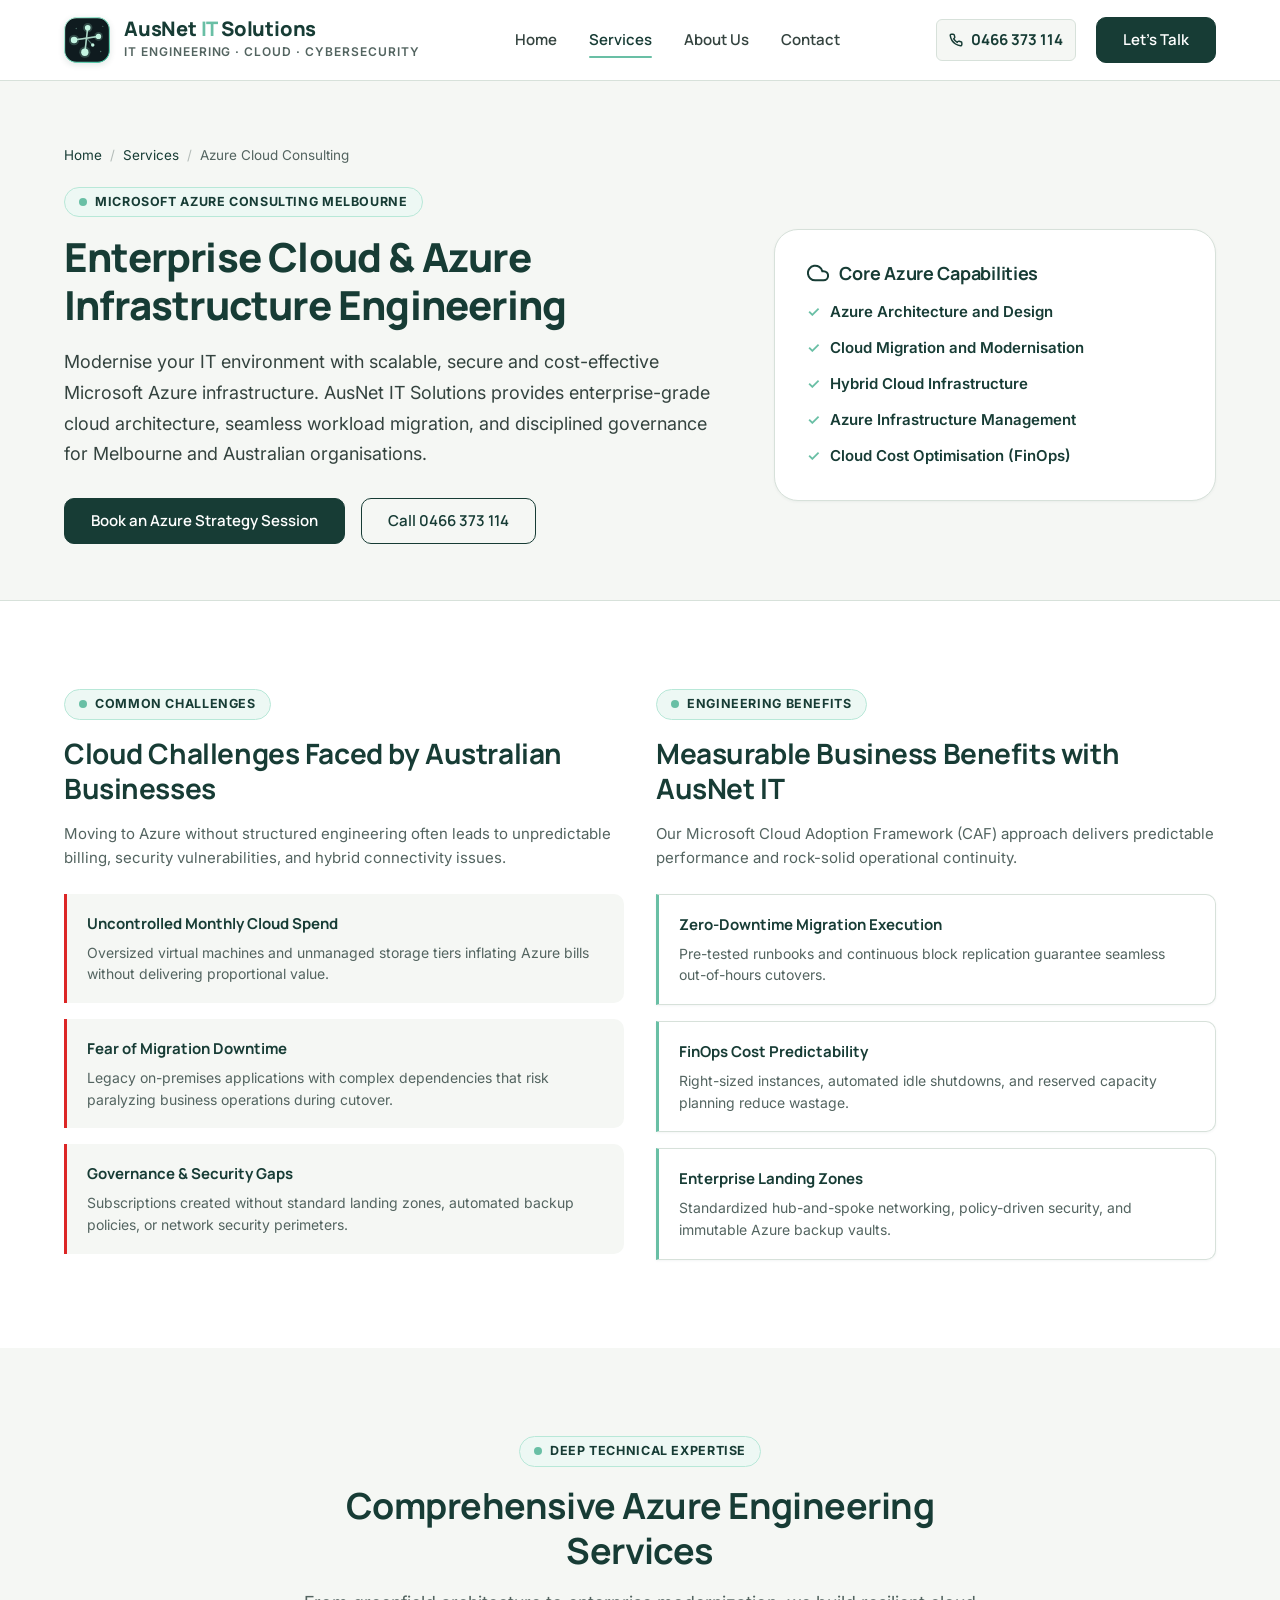
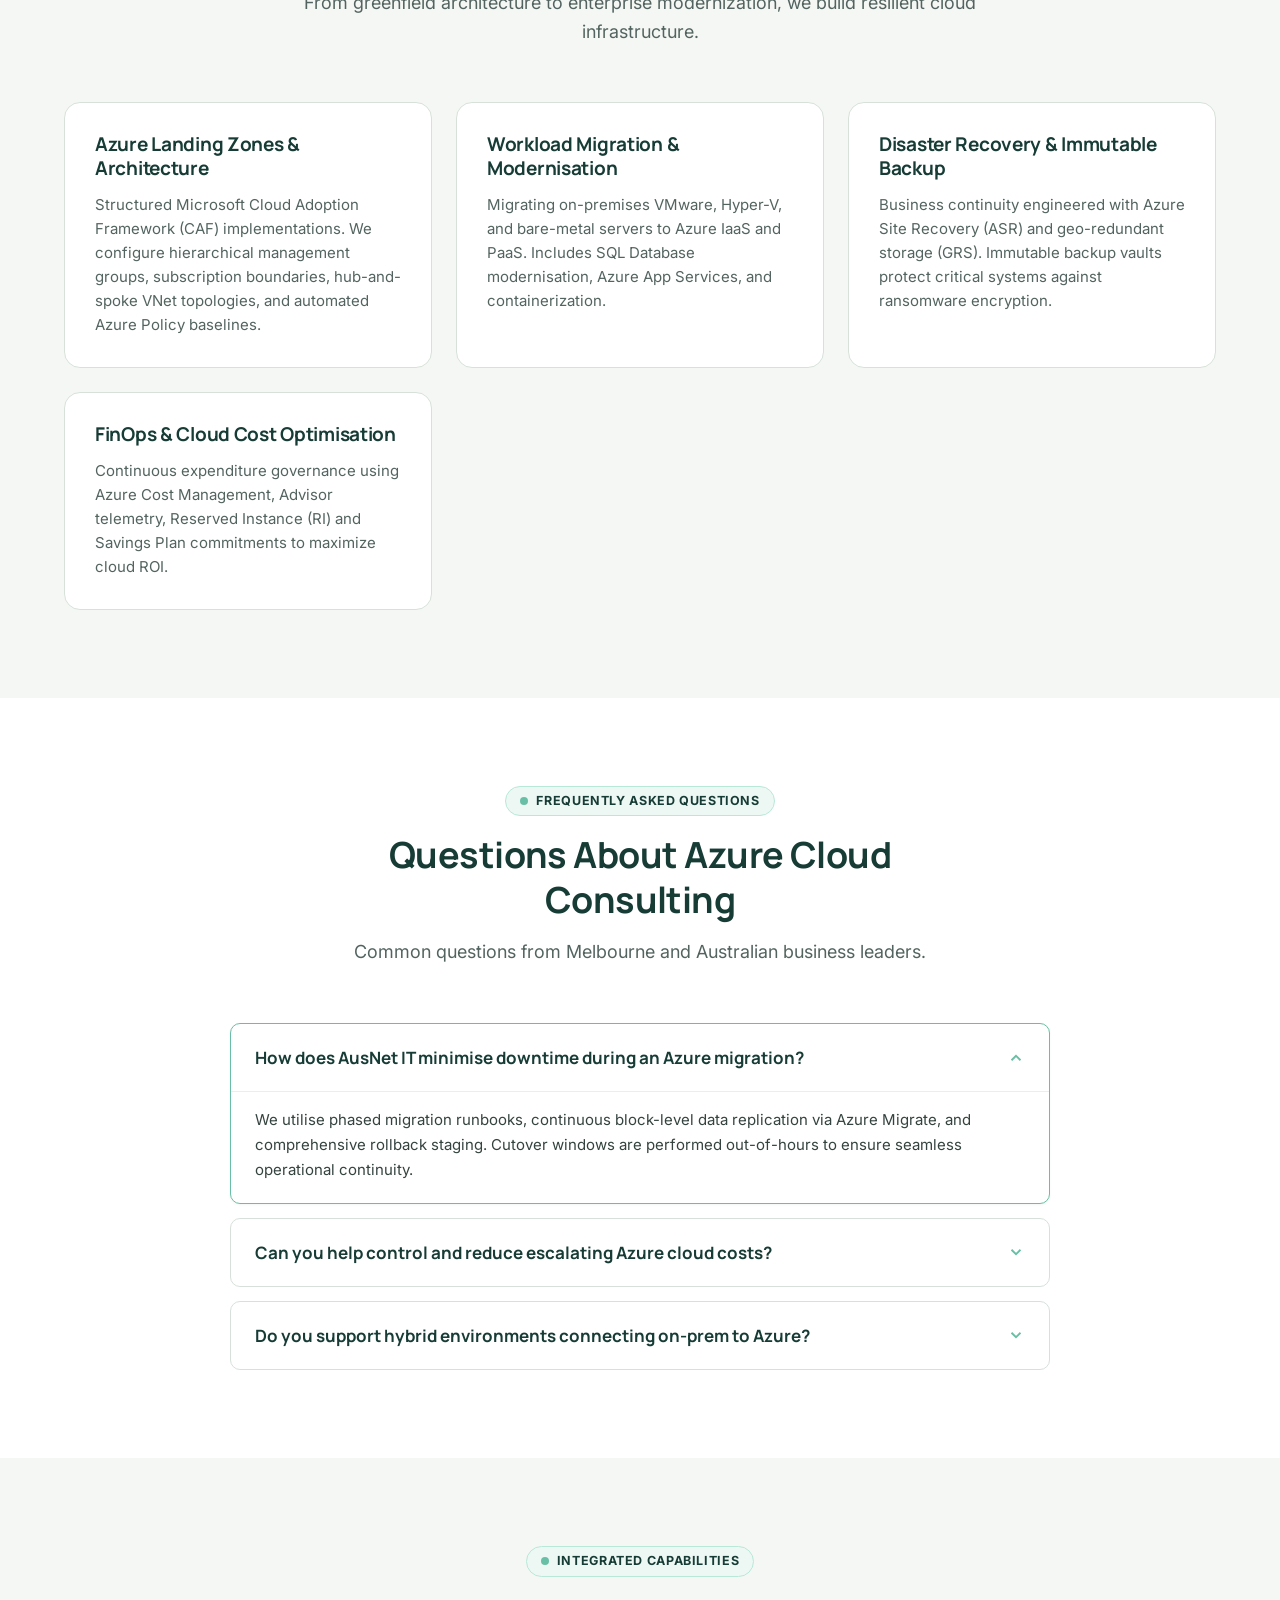
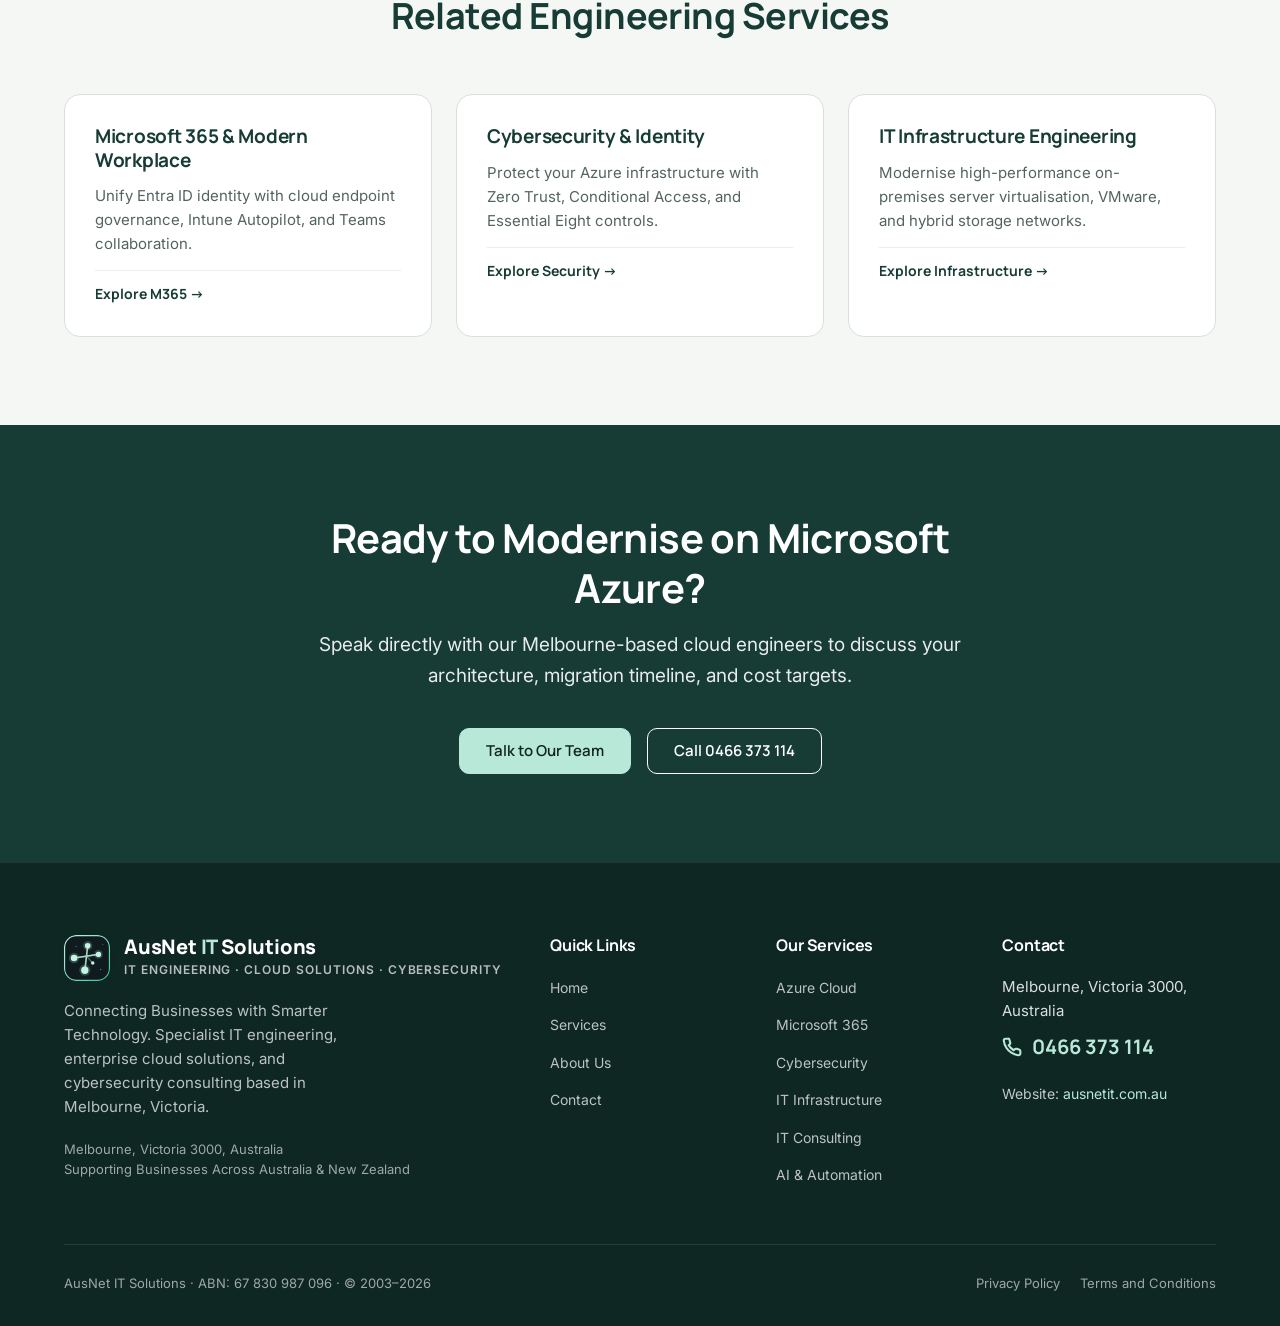
<file: services/azure-cloud-consulting.html>
<!DOCTYPE html>
<html lang="en-AU">
<head>
  <meta charset="UTF-8">
  <meta name="viewport" content="width=device-width, initial-scale=1.0">
  <title>Microsoft Azure Consulting Melbourne | AusNet IT</title>
  <meta name="description" content="Professional Microsoft Azure consulting in Melbourne. Cloud architecture, migration, infrastructure modernisation and optimisation for Australian businesses.">
  <meta name="author" content="AusNet IT Solutions">
  <meta name="robots" content="index, follow">

  <!-- Open Graph -->
  <meta property="og:type" content="article">
  <meta property="og:url" content="https://ausnetit.com.au/services/azure-cloud-consulting.html">
  <meta property="og:title" content="Microsoft Azure Consulting Melbourne | AusNet IT">
  <meta property="og:description" content="Professional Microsoft Azure consulting in Melbourne. Cloud architecture, migration, infrastructure modernisation and optimisation.">
  <meta property="og:image" content="https://ausnetit.com.au/assets/logo/ausnet-icon.png">

  <!-- Favicons -->
  <link rel="icon" type="image/svg+xml" href="../favicon.svg">
  <link rel="icon" type="image/png" sizes="32x32" href="../favicon.png">
  <link rel="apple-touch-icon" href="../apple-touch-icon.png">
  <link rel="canonical" href="https://ausnetit.com.au/services/azure-cloud-consulting.html">
  <link rel="stylesheet" href="../css/style.css?v=2.1.0">

  <!-- Schema.org Structured Data -->
  <script type="application/ld+json">
  {
    "@context": "https://schema.org",
    "@graph": [
      {
        "@type": "BreadcrumbList",
        "itemListElement": [
          { "@type": "ListItem", "position": 1, "name": "Home", "item": "https://ausnetit.com.au/" },
          { "@type": "ListItem", "position": 2, "name": "Services", "item": "https://ausnetit.com.au/services/" },
          { "@type": "ListItem", "position": 3, "name": "Azure Cloud Consulting", "item": "https://ausnetit.com.au/services/azure-cloud-consulting.html" }
        ]
      },
      {
        "@type": "Service",
        "name": "Microsoft Azure Consulting Melbourne",
        "serviceType": "Cloud Infrastructure & Azure Architecture",
        "provider": {
          "@type": "Organization",
          "name": "AusNet IT Solutions",
          "telephone": "+61466373114",
          "url": "https://ausnetit.com.au/"
        },
        "areaServed": {
          "@type": "City",
          "name": "Melbourne"
        },
        "description": "Enterprise Microsoft Azure architecture, workload migration, hybrid cloud connectivity and FinOps cost governance for Australian businesses."
      },
      {
        "@type": "FAQPage",
        "mainEntity": [
          {
            "@type": "Question",
            "name": "How does AusNet IT minimise downtime during an Azure migration?",
            "acceptedAnswer": {
              "@type": "Answer",
              "text": "We utilise phased migration runbooks, continuous block-level data replication via Azure Migrate, and comprehensive rollback staging. Cutover windows are performed out-of-hours to ensure seamless operational continuity."
            }
          },
          {
            "@type": "Question",
            "name": "Can you help control and reduce escalating Azure cloud costs?",
            "acceptedAnswer": {
              "@type": "Answer",
              "text": "Yes. Our FinOps engagement audits resource right-sizing, reserved instances, automated shutdown schedules, and unattached disk cleanup, often reducing monthly Azure expenditure by 20% to 40%."
            }
          },
          {
            "@type": "Question",
            "name": "Do you support hybrid environments connecting on-prem to Azure?",
            "acceptedAnswer": {
              "@type": "Answer",
              "text": "Yes. We engineer resilient hybrid topologies using Azure ExpressRoute, site-to-site IPsec VPNs, Azure Arc, and hybrid Active Directory identity synchronisation."
            }
          }
        ]
      }
    ]
  }
  </script>
</head>
<body id="top">

  <!-- Header -->
  <header class="site-header">
    <div class="container nav-container">
      <a href="../index.html" class="brand-logo-link" aria-label="AusNet IT Solutions - Home">
        <div class="logo-icon-wrapper">
          <img src="../assets/logo/ausnet-icon-static.svg" alt="AusNet IT Solutions Logo" width="46" height="46">
        </div>
        <div class="brand-text-block">
          <div class="brand-name">AusNet <span>IT</span> Solutions</div>
          <span class="brand-tagline-sub">IT Engineering · Cloud · Cybersecurity</span>
        </div>
      </a>

      <nav class="main-nav" aria-label="Primary Navigation">
        <ul class="nav-list">
          <li><a href="../index.html" class="nav-link">Home</a></li>
          <li><a href="index.html" class="nav-link active">Services</a></li>
          <li><a href="../about.html" class="nav-link">About Us</a></li>
          <li><a href="../contact.html" class="nav-link">Contact</a></li>
        </ul>
      </nav>

      <div class="header-actions">
        <a href="tel:+61466373114" class="nav-phone-cta">
          <svg width="14" height="14" viewBox="0 0 24 24" fill="none" stroke="currentColor" stroke-width="2.5"><path d="M22 16.92v3a2 2 0 0 1-2.18 2 19.79 19.79 0 0 1-8.63-3.07 19.5 19.5 0 0 1-6-6 19.79 19.79 0 0 1-3.07-8.67A2 2 0 0 1 4.11 2h3a2 2 0 0 1 2 1.72 12.84 12.84 0 0 0 .7 2.81 2 2 0 0 1-.45 2.11L8.09 9.91a16 16 0 0 0 6 6l1.27-1.27a2 2 0 0 1 2.11-.45 12.84 12.84 0 0 0 2.81.7A2 2 0 0 1 22 16.92z"></path></svg>
          <span class="nav-phone-text">0466 373 114</span>
        </a>
        <a href="../contact.html" class="btn btn-primary">
          Let's Talk
        </a>
        <button class="mobile-menu-toggle" aria-label="Toggle navigation menu" aria-expanded="false">
          <svg width="24" height="24" viewBox="0 0 24 24" fill="none" stroke="currentColor" stroke-width="2"><line x1="3" y1="12" x2="21" y2="12"></line><line x1="3" y1="6" x2="21" y2="6"></line><line x1="3" y1="18" x2="21" y2="18"></line></svg>
        </button>
      </div>
    </div>
  </header>

  <main>
    <!-- Breadcrumbs & Service Hero -->
    <section class="service-hero-header">
      <div class="container">
        <nav class="breadcrumbs" aria-label="Breadcrumb">
          <a href="../index.html">Home</a>
          <span class="breadcrumbs-sep">/</span>
          <a href="index.html">Services</a>
          <span class="breadcrumbs-sep">/</span>
          <span>Azure Cloud Consulting</span>
        </nav>

        <div class="service-hero-layout">
          <div>
            <div class="eyebrow">
              <span class="eyebrow-dot"></span>
              Microsoft Azure Consulting Melbourne
            </div>
            <h1 class="service-hero-title">
              Enterprise Cloud &amp; Azure Infrastructure Engineering
            </h1>
            <p style="font-size:1.125rem; color:var(--color-charcoal); line-height:1.7; margin-bottom:28px;">
              Modernise your IT environment with scalable, secure and cost-effective Microsoft Azure infrastructure. AusNet IT Solutions provides enterprise-grade cloud architecture, seamless workload migration, and disciplined governance for Melbourne and Australian organisations.
            </p>
            <div style="display:flex; gap:16px; flex-wrap:wrap;">
              <a href="../contact.html" class="btn btn-primary">
                Book an Azure Strategy Session
              </a>
              <a href="tel:+61466373114" class="btn btn-secondary">
                Call 0466 373 114
              </a>
            </div>
          </div>

          <div class="service-overview-box">
            <h2 class="service-overview-title">
              <svg width="22" height="22" viewBox="0 0 24 24" fill="none" stroke="currentColor" stroke-width="2.2"><path d="M18 10h-1.26A8 8 0 1 0 9 20h9a5 5 0 0 0 0-10z"></path></svg>
              Core Azure Capabilities
            </h2>
            <ul style="display:flex; flex-direction:column; gap:12px;">
              <li style="display:flex; align-items:center; gap:10px; font-size:0.9375rem; font-weight:600; color:var(--color-forest);">
                <span style="color:var(--color-sage);">✓</span> Azure Architecture and Design
              </li>
              <li style="display:flex; align-items:center; gap:10px; font-size:0.9375rem; font-weight:600; color:var(--color-forest);">
                <span style="color:var(--color-sage);">✓</span> Cloud Migration and Modernisation
              </li>
              <li style="display:flex; align-items:center; gap:10px; font-size:0.9375rem; font-weight:600; color:var(--color-forest);">
                <span style="color:var(--color-sage);">✓</span> Hybrid Cloud Infrastructure
              </li>
              <li style="display:flex; align-items:center; gap:10px; font-size:0.9375rem; font-weight:600; color:var(--color-forest);">
                <span style="color:var(--color-sage);">✓</span> Azure Infrastructure Management
              </li>
              <li style="display:flex; align-items:center; gap:10px; font-size:0.9375rem; font-weight:600; color:var(--color-forest);">
                <span style="color:var(--color-sage);">✓</span> Cloud Cost Optimisation (FinOps)
              </li>
            </ul>
          </div>
        </div>
      </div>
    </section>

    <!-- Challenges & Benefits -->
    <section class="section">
      <div class="container">
        <div class="two-col-grid">
          <div>
            <div class="eyebrow"><span class="eyebrow-dot"></span> Common Challenges</div>
            <h2 style="font-size:1.75rem; margin-bottom:16px;">Cloud Challenges Faced by Australian Businesses</h2>
            <p style="font-size:0.9375rem; color:var(--color-charcoal-muted); margin-bottom:24px;">
              Moving to Azure without structured engineering often leads to unpredictable billing, security vulnerabilities, and hybrid connectivity issues.
            </p>
            <div class="challenges-list">
              <div class="challenge-item">
                <div class="challenge-title">Uncontrolled Monthly Cloud Spend</div>
                <div class="challenge-desc">Oversized virtual machines and unmanaged storage tiers inflating Azure bills without delivering proportional value.</div>
              </div>
              <div class="challenge-item">
                <div class="challenge-title">Fear of Migration Downtime</div>
                <div class="challenge-desc">Legacy on-premises applications with complex dependencies that risk paralyzing business operations during cutover.</div>
              </div>
              <div class="challenge-item">
                <div class="challenge-title">Governance &amp; Security Gaps</div>
                <div class="challenge-desc">Subscriptions created without standard landing zones, automated backup policies, or network security perimeters.</div>
              </div>
            </div>
          </div>

          <div>
            <div class="eyebrow"><span class="eyebrow-dot"></span> Engineering Benefits</div>
            <h2 style="font-size:1.75rem; margin-bottom:16px;">Measurable Business Benefits with AusNet IT</h2>
            <p style="font-size:0.9375rem; color:var(--color-charcoal-muted); margin-bottom:24px;">
              Our Microsoft Cloud Adoption Framework (CAF) approach delivers predictable performance and rock-solid operational continuity.
            </p>
            <div class="benefits-list">
              <div class="benefit-item">
                <div class="benefit-title">Zero-Downtime Migration Execution</div>
                <div class="benefit-desc">Pre-tested runbooks and continuous block replication guarantee seamless out-of-hours cutovers.</div>
              </div>
              <div class="benefit-item">
                <div class="benefit-title">FinOps Cost Predictability</div>
                <div class="benefit-desc">Right-sized instances, automated idle shutdowns, and reserved capacity planning reduce wastage.</div>
              </div>
              <div class="benefit-item">
                <div class="benefit-title">Enterprise Landing Zones</div>
                <div class="benefit-desc">Standardized hub-and-spoke networking, policy-driven security, and immutable Azure backup vaults.</div>
              </div>
            </div>
          </div>
        </div>
      </div>
    </section>

    <!-- Technical Capabilities In-Depth -->
    <section class="section section-warm">
      <div class="container">
        <div class="section-header">
          <div class="eyebrow"><span class="eyebrow-dot"></span> Deep Technical Expertise</div>
          <h2 class="section-title">Comprehensive Azure Engineering Services</h2>
          <p class="section-subtitle">
            From greenfield architecture to enterprise modernization, we build resilient cloud infrastructure.
          </p>
        </div>

        <div style="display:grid; grid-template-columns:repeat(auto-fit, minmax(320px, 1fr)); gap:24px;">
          <div class="spec-card">
            <h3 class="spec-title">Azure Landing Zones &amp; Architecture</h3>
            <p class="spec-desc">
              Structured Microsoft Cloud Adoption Framework (CAF) implementations. We configure hierarchical management groups, subscription boundaries, hub-and-spoke VNet topologies, and automated Azure Policy baselines.
            </p>
          </div>
          <div class="spec-card">
            <h3 class="spec-title">Workload Migration &amp; Modernisation</h3>
            <p class="spec-desc">
              Migrating on-premises VMware, Hyper-V, and bare-metal servers to Azure IaaS and PaaS. Includes SQL Database modernisation, Azure App Services, and containerization.
            </p>
          </div>
          <div class="spec-card">
            <h3 class="spec-title">Disaster Recovery &amp; Immutable Backup</h3>
            <p class="spec-desc">
              Business continuity engineered with Azure Site Recovery (ASR) and geo-redundant storage (GRS). Immutable backup vaults protect critical systems against ransomware encryption.
            </p>
          </div>
          <div class="spec-card">
            <h3 class="spec-title">FinOps &amp; Cloud Cost Optimisation</h3>
            <p class="spec-desc">
              Continuous expenditure governance using Azure Cost Management, Advisor telemetry, Reserved Instance (RI) and Savings Plan commitments to maximize cloud ROI.
            </p>
          </div>
        </div>
      </div>
    </section>

    <!-- Frequently Asked Questions -->
    <section class="section">
      <div class="container">
        <div class="section-header">
          <div class="eyebrow"><span class="eyebrow-dot"></span> Frequently Asked Questions</div>
          <h2 class="section-title">Questions About Azure Cloud Consulting</h2>
          <p class="section-subtitle">Common questions from Melbourne and Australian business leaders.</p>
        </div>

        <div class="faq-list">
          <details class="faq-item" open>
            <summary class="faq-question">
              <span>How does AusNet IT minimise downtime during an Azure migration?</span>
              <svg class="faq-chevron" viewBox="0 0 24 24" fill="none" stroke="currentColor" stroke-width="2.5"><polyline points="6 9 12 15 18 9"></polyline></svg>
            </summary>
            <div class="faq-answer">
              We utilise phased migration runbooks, continuous block-level data replication via Azure Migrate, and comprehensive rollback staging. Cutover windows are performed out-of-hours to ensure seamless operational continuity.
            </div>
          </details>

          <details class="faq-item">
            <summary class="faq-question">
              <span>Can you help control and reduce escalating Azure cloud costs?</span>
              <svg class="faq-chevron" viewBox="0 0 24 24" fill="none" stroke="currentColor" stroke-width="2.5"><polyline points="6 9 12 15 18 9"></polyline></svg>
            </summary>
            <div class="faq-answer">
              Yes. Our FinOps engagement audits resource right-sizing, reserved instances, automated shutdown schedules, and unattached disk cleanup, often reducing monthly Azure expenditure by 20% to 40%.
            </div>
          </details>

          <details class="faq-item">
            <summary class="faq-question">
              <span>Do you support hybrid environments connecting on-prem to Azure?</span>
              <svg class="faq-chevron" viewBox="0 0 24 24" fill="none" stroke="currentColor" stroke-width="2.5"><polyline points="6 9 12 15 18 9"></polyline></svg>
            </summary>
            <div class="faq-answer">
              Yes. We engineer resilient hybrid topologies using Azure ExpressRoute, site-to-site IPsec VPNs, Azure Arc, and hybrid Active Directory identity synchronisation.
            </div>
          </details>
        </div>
      </div>
    </section>

    <!-- Related Services -->
    <section class="section section-warm">
      <div class="container">
        <div class="section-header">
          <div class="eyebrow"><span class="eyebrow-dot"></span> Integrated Capabilities</div>
          <h2 class="section-title">Related Engineering Services</h2>
        </div>
        <div class="related-services-grid">
          <div class="spec-card">
            <h3 class="spec-title">Microsoft 365 &amp; Modern Workplace</h3>
            <p class="spec-desc">Unify Entra ID identity with cloud endpoint governance, Intune Autopilot, and Teams collaboration.</p>
            <a href="microsoft-365.html" class="service-learn-more" style="margin-top:14px;">Explore M365 &rarr;</a>
          </div>
          <div class="spec-card">
            <h3 class="spec-title">Cybersecurity &amp; Identity</h3>
            <p class="spec-desc">Protect your Azure infrastructure with Zero Trust, Conditional Access, and Essential Eight controls.</p>
            <a href="cybersecurity.html" class="service-learn-more" style="margin-top:14px;">Explore Security &rarr;</a>
          </div>
          <div class="spec-card">
            <h3 class="spec-title">IT Infrastructure Engineering</h3>
            <p class="spec-desc">Modernise high-performance on-premises server virtualisation, VMware, and hybrid storage networks.</p>
            <a href="it-infrastructure.html" class="service-learn-more" style="margin-top:14px;">Explore Infrastructure &rarr;</a>
          </div>
        </div>
      </div>
    </section>

    <!-- Bottom CTA Banner -->
    <section class="section section-forest" style="text-align:center;">
      <div class="container" style="max-width:760px; margin:0 auto;">
        <h2 style="font-size:2.5rem; margin-bottom:16px; color:#ffffff;">Ready to Modernise on Microsoft Azure?</h2>
        <p style="font-size:1.1875rem; opacity:0.9; line-height:1.65; margin-bottom:36px;">
          Speak directly with our Melbourne-based cloud engineers to discuss your architecture, migration timeline, and cost targets.
        </p>
        <div style="display:flex; justify-content:center; gap:16px; flex-wrap:wrap;">
          <a href="../contact.html" class="btn btn-mint">
            Talk to Our Team
          </a>
          <a href="tel:+61466373114" class="btn btn-secondary" style="border-color:#ffffff; color:#ffffff;">
            Call 0466 373 114
          </a>
        </div>
      </div>
    </section>
  </main>

  <!-- Footer -->
  <footer class="site-footer">
    <div class="container">
      <div class="footer-grid">
        <div class="footer-brand-col">
          <a href="../index.html" class="brand-logo-link" style="color:var(--color-pure-white);">
            <div class="logo-icon-wrapper">
              <img src="../assets/logo/ausnet-icon-static.svg" alt="AusNet IT Solutions Logo" width="46" height="46">
            </div>
            <div class="brand-text-block">
              <div class="brand-name" style="color:#ffffff;">AusNet <span style="color:#B8E8D8;">IT</span> Solutions</div>
              <span class="brand-tagline-sub" style="color:rgba(255,255,255,0.7);">IT Engineering · Cloud Solutions · Cybersecurity</span>
            </div>
          </a>
          <p>
            Connecting Businesses with Smarter Technology. Specialist IT engineering, enterprise cloud solutions, and cybersecurity consulting based in Melbourne, Victoria.
          </p>
          <div class="footer-meta-info">
            Melbourne, Victoria 3000, Australia<br>
            Supporting Businesses Across Australia &amp; New Zealand
          </div>
        </div>

        <div>
          <h4 class="footer-col-title">Quick Links</h4>
          <ul class="footer-nav-list">
            <li><a href="../index.html">Home</a></li>
            <li><a href="index.html">Services</a></li>
            <li><a href="../about.html">About Us</a></li>
            <li><a href="../contact.html">Contact</a></li>
          </ul>
        </div>

        <div>
          <h4 class="footer-col-title">Our Services</h4>
          <ul class="footer-nav-list">
            <li><a href="azure-cloud-consulting.html">Azure Cloud</a></li>
            <li><a href="microsoft-365.html">Microsoft 365</a></li>
            <li><a href="cybersecurity.html">Cybersecurity</a></li>
            <li><a href="it-infrastructure.html">IT Infrastructure</a></li>
            <li><a href="it-consulting.html">IT Consulting</a></li>
            <li><a href="ai-automation.html">AI &amp; Automation</a></li>
          </ul>
        </div>

        <div>
          <h4 class="footer-col-title">Contact</h4>
          <p style="color:rgba(255,255,255,0.85); font-size:0.9375rem; margin-bottom:8px;">
            Melbourne, Victoria 3000, Australia
          </p>
          <a href="tel:+61466373114" class="footer-phone-cta">
            <svg width="20" height="20" viewBox="0 0 24 24" fill="none" stroke="currentColor" stroke-width="2.5"><path d="M22 16.92v3a2 2 0 0 1-2.18 2 19.79 19.79 0 0 1-8.63-3.07 19.5 19.5 0 0 1-6-6 19.79 19.79 0 0 1-3.07-8.67A2 2 0 0 1 4.11 2h3a2 2 0 0 1 2 1.72 12.84 12.84 0 0 0 .7 2.81 2 2 0 0 1-.45 2.11L8.09 9.91a16 16 0 0 0 6 6l1.27-1.27a2 2 0 0 1 2.11-.45 12.84 12.84 0 0 0 2.81.7A2 2 0 0 1 22 16.92z"></path></svg>
            0466 373 114
          </a>
          <p style="color:rgba(255,255,255,0.75); font-size:0.875rem; margin-top:8px;">
            Website: <a href="https://ausnetit.com.au" style="color:#B8E8D8;">ausnetit.com.au</a>
          </p>
        </div>
      </div>

      <div class="footer-bottom-bar">
        <div>AusNet IT Solutions &middot; ABN: 67 830 987 096 &middot; &copy; 2003&ndash;2026</div>
        <div class="footer-legal-links">
          <a href="../privacy-policy.html">Privacy Policy</a>
          <a href="../terms-and-conditions.html">Terms and Conditions</a>
        </div>
      </div>
    </div>
  </footer>

  <script src="../js/main.js"></script>
</body>
</html>
</file>
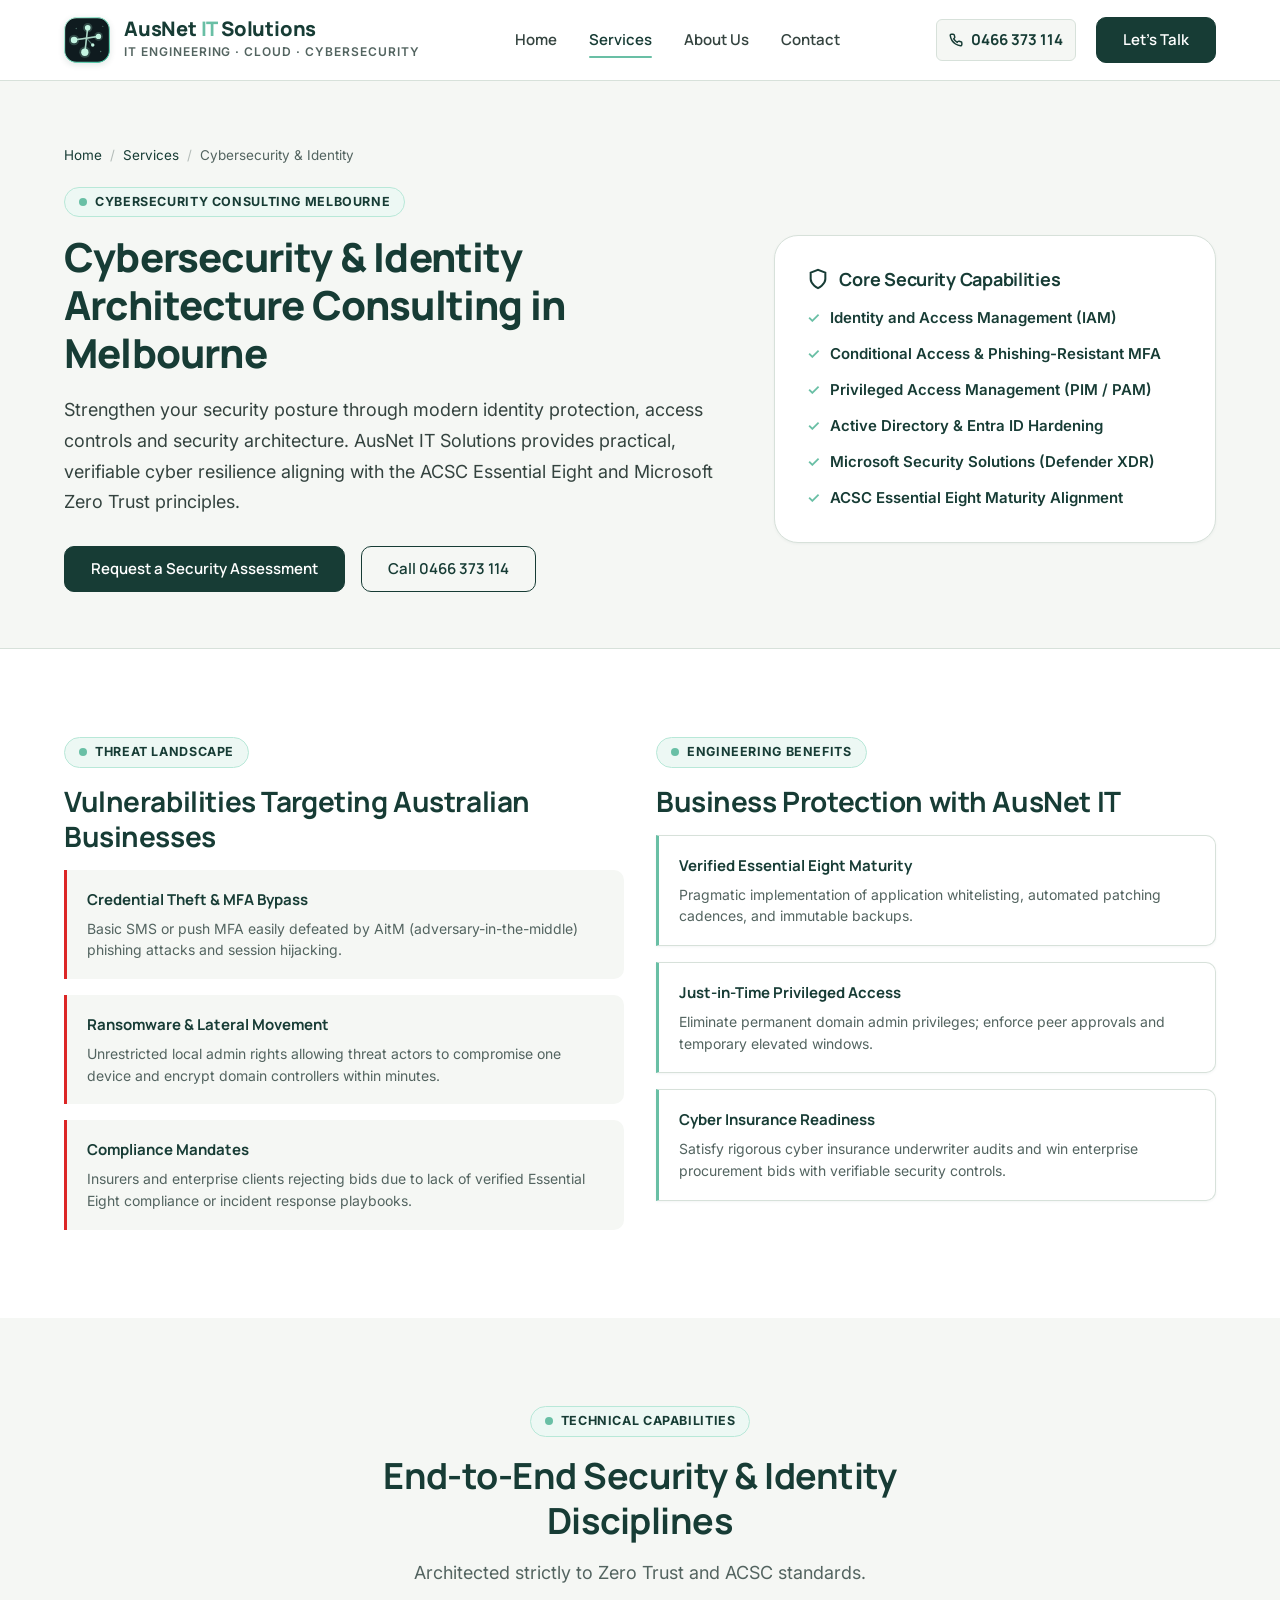
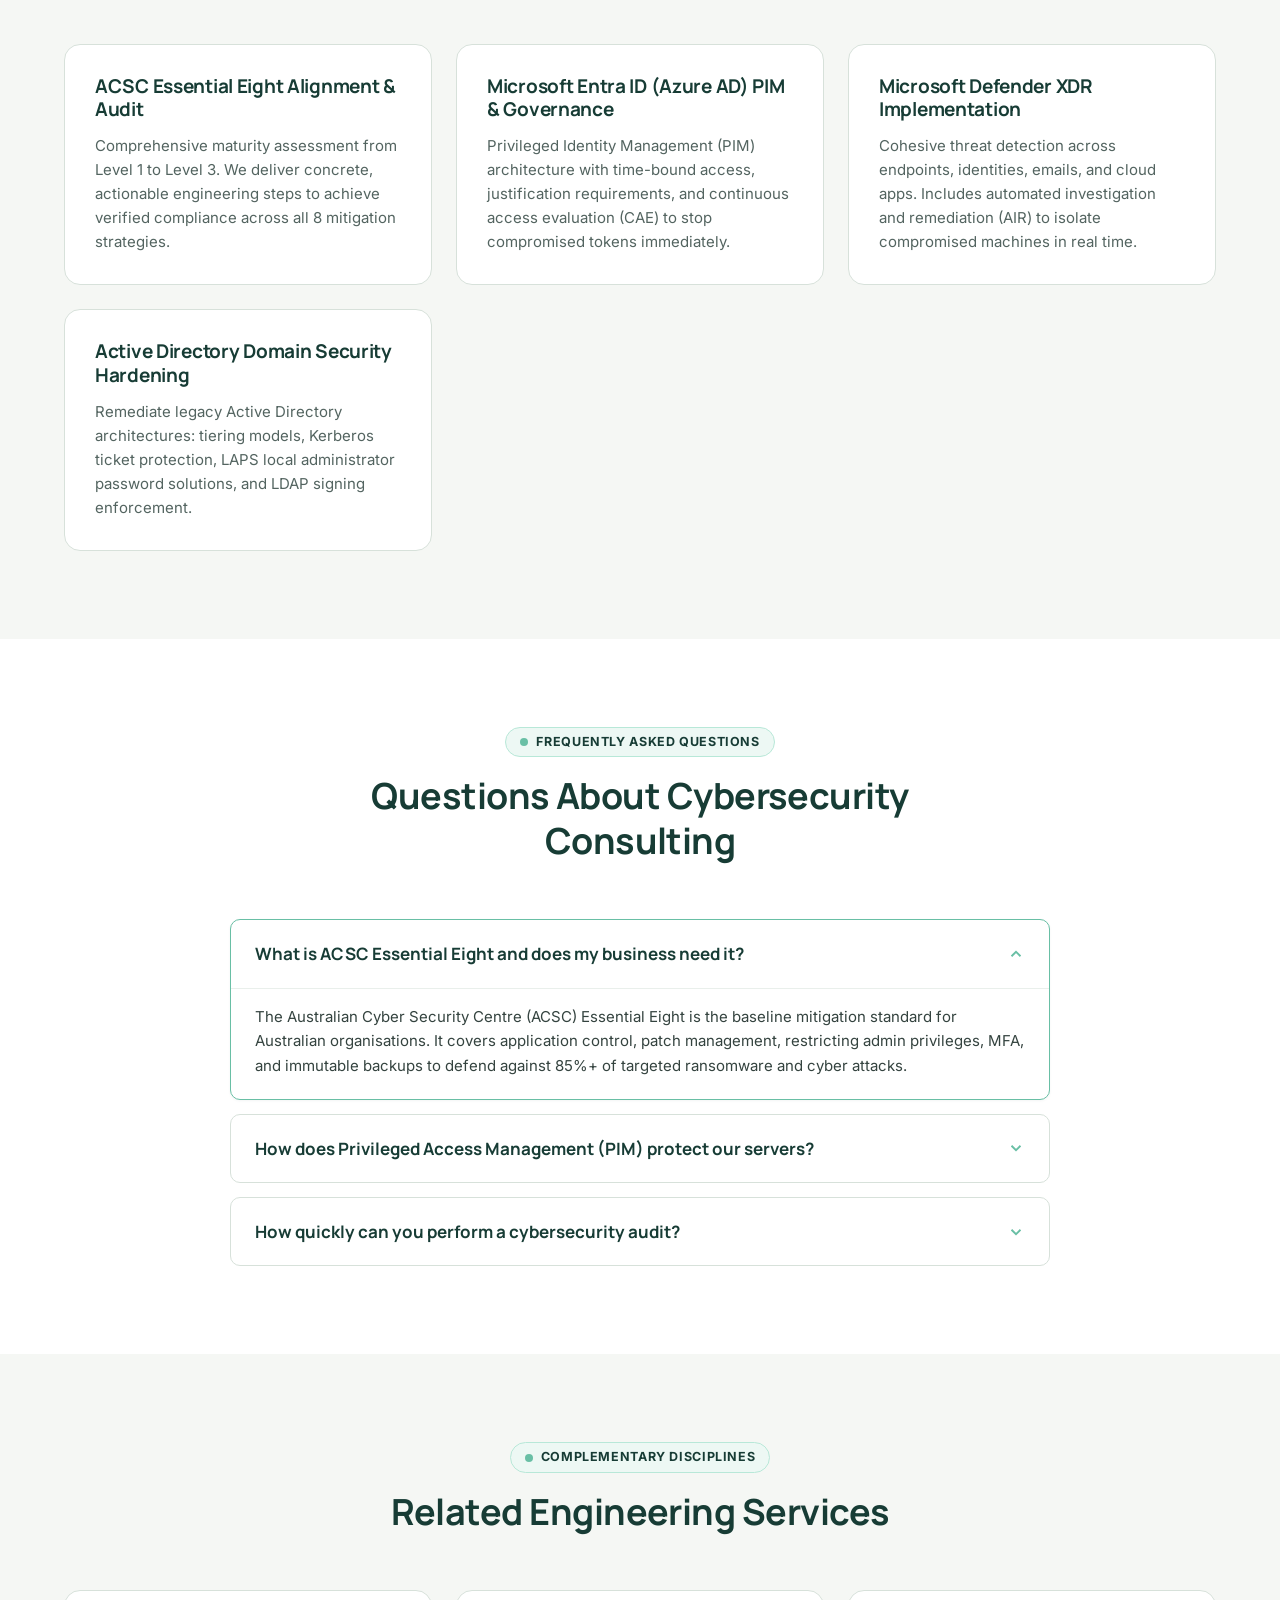
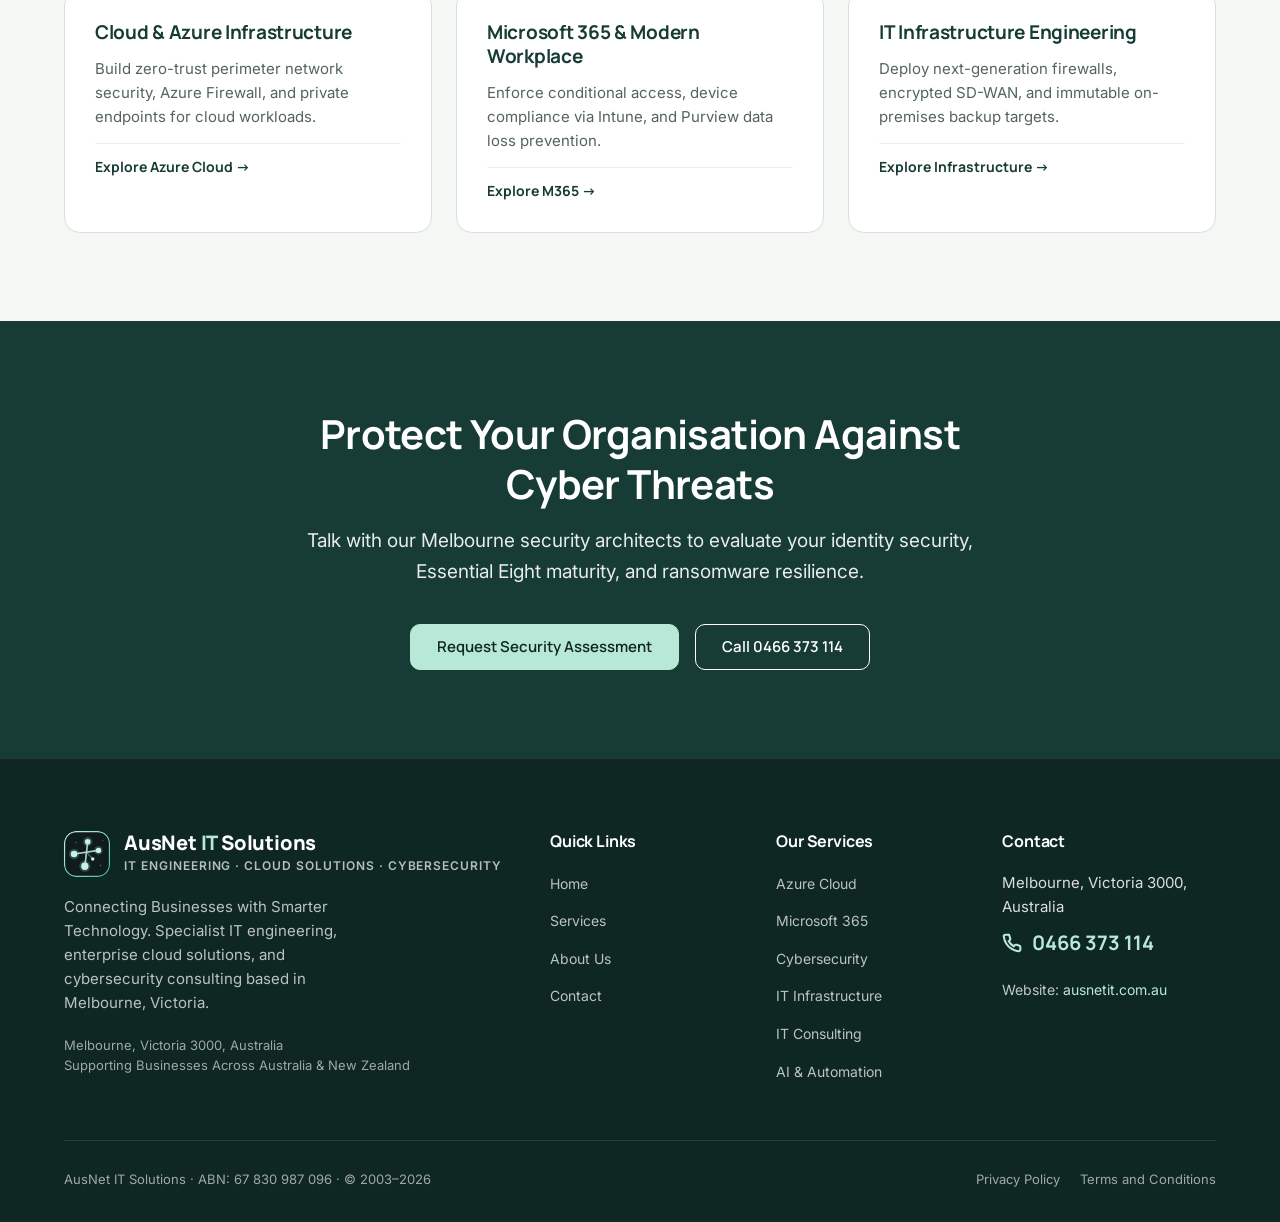
<file: services/cybersecurity.html>
<!DOCTYPE html>
<html lang="en-AU">
<head>
  <meta charset="UTF-8">
  <meta name="viewport" content="width=device-width, initial-scale=1.0">
  <title>Cybersecurity Consulting Melbourne | AusNet IT</title>
  <meta name="description" content="Improve your business security with professional cybersecurity and identity consulting in Melbourne. Microsoft security, MFA, access management and security architecture.">
  <meta name="author" content="AusNet IT Solutions">
  <meta name="robots" content="index, follow">

  <!-- Open Graph -->
  <meta property="og:type" content="article">
  <meta property="og:url" content="https://ausnetit.com.au/services/cybersecurity.html">
  <meta property="og:title" content="Cybersecurity Consulting Melbourne | AusNet IT">
  <meta property="og:description" content="Improve your business security with professional cybersecurity and identity consulting in Melbourne. Microsoft security, MFA, access management and security architecture.">
  <meta property="og:image" content="https://ausnetit.com.au/assets/logo/ausnet-icon.png">

  <!-- Favicons -->
  <link rel="icon" type="image/svg+xml" href="../favicon.svg">
  <link rel="icon" type="image/png" sizes="32x32" href="../favicon.png">
  <link rel="apple-touch-icon" href="../apple-touch-icon.png">
  <link rel="canonical" href="https://ausnetit.com.au/services/cybersecurity.html">
  <link rel="stylesheet" href="../css/style.css?v=2.1.0">

  <!-- Schema.org Structured Data -->
  <script type="application/ld+json">
  {
    "@context": "https://schema.org",
    "@graph": [
      {
        "@type": "BreadcrumbList",
        "itemListElement": [
          { "@type": "ListItem", "position": 1, "name": "Home", "item": "https://ausnetit.com.au/" },
          { "@type": "ListItem", "position": 2, "name": "Services", "item": "https://ausnetit.com.au/services/" },
          { "@type": "ListItem", "position": 3, "name": "Cybersecurity & Identity", "item": "https://ausnetit.com.au/services/cybersecurity.html" }
        ]
      },
      {
        "@type": "Service",
        "name": "Cybersecurity Consulting Melbourne",
        "serviceType": "Cybersecurity & Identity Management",
        "provider": {
          "@type": "Organization",
          "name": "AusNet IT Solutions",
          "telephone": "+61466373114",
          "url": "https://ausnetit.com.au/"
        },
        "areaServed": {
          "@type": "City",
          "name": "Melbourne"
        },
        "description": "Enterprise cybersecurity, ACSC Essential Eight maturity alignment, Microsoft Entra ID governance, and Zero Trust access architecture in Melbourne."
      },
      {
        "@type": "FAQPage",
        "mainEntity": [
          {
            "@type": "Question",
            "name": "What is ACSC Essential Eight and does my business need it?",
            "acceptedAnswer": {
              "@type": "Answer",
              "text": "The Australian Cyber Security Centre (ACSC) Essential Eight is the baseline mitigation standard for Australian organisations. It covers application control, patch management, restricting admin privileges, MFA, and immutable backups to defend against 85%+ of targeted ransomware and cyber attacks."
            }
          },
          {
            "@type": "Question",
            "name": "How does Privileged Access Management (PIM) protect our servers?",
            "acceptedAnswer": {
              "@type": "Answer",
              "text": "PIM ensures that administrators do not have permanent standing super-user rights. Admin roles are granted Just-in-Time (JIT) for approved time windows with mandatory MFA and audit logging, eliminating lateral movement during a credential breach."
            }
          },
          {
            "@type": "Question",
            "name": "How quickly can you perform a cybersecurity audit?",
            "acceptedAnswer": {
              "@type": "Answer",
              "text": "A standard Essential Eight baseline and Active Directory/Entra ID gap assessment takes between 3 to 7 business days, culminating in a prioritised remediation roadmap."
            }
          }
        ]
      }
    ]
  }
  </script>
</head>
<body id="top">

  <!-- Header -->
  <header class="site-header">
    <div class="container nav-container">
      <a href="../index.html" class="brand-logo-link" aria-label="AusNet IT Solutions - Home">
        <div class="logo-icon-wrapper">
          <img src="../assets/logo/ausnet-icon-static.svg" alt="AusNet IT Solutions Logo" width="46" height="46">
        </div>
        <div class="brand-text-block">
          <div class="brand-name">AusNet <span>IT</span> Solutions</div>
          <span class="brand-tagline-sub">IT Engineering · Cloud · Cybersecurity</span>
        </div>
      </a>

      <nav class="main-nav" aria-label="Primary Navigation">
        <ul class="nav-list">
          <li><a href="../index.html" class="nav-link">Home</a></li>
          <li><a href="index.html" class="nav-link active">Services</a></li>
          <li><a href="../about.html" class="nav-link">About Us</a></li>
          <li><a href="../contact.html" class="nav-link">Contact</a></li>
        </ul>
      </nav>

      <div class="header-actions">
        <a href="tel:+61466373114" class="nav-phone-cta">
          <svg width="14" height="14" viewBox="0 0 24 24" fill="none" stroke="currentColor" stroke-width="2.5"><path d="M22 16.92v3a2 2 0 0 1-2.18 2 19.79 19.79 0 0 1-8.63-3.07 19.5 19.5 0 0 1-6-6 19.79 19.79 0 0 1-3.07-8.67A2 2 0 0 1 4.11 2h3a2 2 0 0 1 2 1.72 12.84 12.84 0 0 0 .7 2.81 2 2 0 0 1-.45 2.11L8.09 9.91a16 16 0 0 0 6 6l1.27-1.27a2 2 0 0 1 2.11-.45 12.84 12.84 0 0 0 2.81.7A2 2 0 0 1 22 16.92z"></path></svg>
          <span class="nav-phone-text">0466 373 114</span>
        </a>
        <a href="../contact.html" class="btn btn-primary">
          Let's Talk
        </a>
        <button class="mobile-menu-toggle" aria-label="Toggle navigation menu" aria-expanded="false">
          <svg width="24" height="24" viewBox="0 0 24 24" fill="none" stroke="currentColor" stroke-width="2"><line x1="3" y1="12" x2="21" y2="12"></line><line x1="3" y1="6" x2="21" y2="6"></line><line x1="3" y1="18" x2="21" y2="18"></line></svg>
        </button>
      </div>
    </div>
  </header>

  <main>
    <!-- Breadcrumbs & Service Hero -->
    <section class="service-hero-header">
      <div class="container">
        <nav class="breadcrumbs" aria-label="Breadcrumb">
          <a href="../index.html">Home</a>
          <span class="breadcrumbs-sep">/</span>
          <a href="index.html">Services</a>
          <span class="breadcrumbs-sep">/</span>
          <span>Cybersecurity &amp; Identity</span>
        </nav>

        <div class="service-hero-layout">
          <div>
            <div class="eyebrow">
              <span class="eyebrow-dot"></span>
              Cybersecurity Consulting Melbourne
            </div>
            <h1 class="service-hero-title">
              Cybersecurity &amp; Identity Architecture Consulting in Melbourne
            </h1>
            <p style="font-size:1.125rem; color:var(--color-charcoal); line-height:1.7; margin-bottom:28px;">
              Strengthen your security posture through modern identity protection, access controls and security architecture. AusNet IT Solutions provides practical, verifiable cyber resilience aligning with the ACSC Essential Eight and Microsoft Zero Trust principles.
            </p>
            <div style="display:flex; gap:16px; flex-wrap:wrap;">
              <a href="../contact.html" class="btn btn-primary">
                Request a Security Assessment
              </a>
              <a href="tel:+61466373114" class="btn btn-secondary">
                Call 0466 373 114
              </a>
            </div>
          </div>

          <div class="service-overview-box">
            <h2 class="service-overview-title">
              <svg width="22" height="22" viewBox="0 0 24 24" fill="none" stroke="currentColor" stroke-width="2.2"><path d="M12 22s8-4 8-10V5l-8-3-8 3v7c0 6 8 10 8 10z"></path></svg>
              Core Security Capabilities
            </h2>
            <ul style="display:flex; flex-direction:column; gap:12px;">
              <li style="display:flex; align-items:center; gap:10px; font-size:0.9375rem; font-weight:600; color:var(--color-forest);">
                <span style="color:var(--color-sage);">✓</span> Identity and Access Management (IAM)
              </li>
              <li style="display:flex; align-items:center; gap:10px; font-size:0.9375rem; font-weight:600; color:var(--color-forest);">
                <span style="color:var(--color-sage);">✓</span> Conditional Access &amp; Phishing-Resistant MFA
              </li>
              <li style="display:flex; align-items:center; gap:10px; font-size:0.9375rem; font-weight:600; color:var(--color-forest);">
                <span style="color:var(--color-sage);">✓</span> Privileged Access Management (PIM / PAM)
              </li>
              <li style="display:flex; align-items:center; gap:10px; font-size:0.9375rem; font-weight:600; color:var(--color-forest);">
                <span style="color:var(--color-sage);">✓</span> Active Directory &amp; Entra ID Hardening
              </li>
              <li style="display:flex; align-items:center; gap:10px; font-size:0.9375rem; font-weight:600; color:var(--color-forest);">
                <span style="color:var(--color-sage);">✓</span> Microsoft Security Solutions (Defender XDR)
              </li>
              <li style="display:flex; align-items:center; gap:10px; font-size:0.9375rem; font-weight:600; color:var(--color-forest);">
                <span style="color:var(--color-sage);">✓</span> ACSC Essential Eight Maturity Alignment
              </li>
            </ul>
          </div>
        </div>
      </div>
    </section>

    <!-- Challenges & Benefits -->
    <section class="section">
      <div class="container">
        <div class="two-col-grid">
          <div>
            <div class="eyebrow"><span class="eyebrow-dot"></span> Threat Landscape</div>
            <h2 style="font-size:1.75rem; margin-bottom:16px;">Vulnerabilities Targeting Australian Businesses</h2>
            <div class="challenges-list">
              <div class="challenge-item">
                <div class="challenge-title">Credential Theft &amp; MFA Bypass</div>
                <div class="challenge-desc">Basic SMS or push MFA easily defeated by AitM (adversary-in-the-middle) phishing attacks and session hijacking.</div>
              </div>
              <div class="challenge-item">
                <div class="challenge-title">Ransomware &amp; Lateral Movement</div>
                <div class="challenge-desc">Unrestricted local admin rights allowing threat actors to compromise one device and encrypt domain controllers within minutes.</div>
              </div>
              <div class="challenge-item">
                <div class="challenge-title">Compliance Mandates</div>
                <div class="challenge-desc">Insurers and enterprise clients rejecting bids due to lack of verified Essential Eight compliance or incident response playbooks.</div>
              </div>
            </div>
          </div>

          <div>
            <div class="eyebrow"><span class="eyebrow-dot"></span> Engineering Benefits</div>
            <h2 style="font-size:1.75rem; margin-bottom:16px;">Business Protection with AusNet IT</h2>
            <div class="benefits-list">
              <div class="benefit-item">
                <div class="benefit-title">Verified Essential Eight Maturity</div>
                <div class="benefit-desc">Pragmatic implementation of application whitelisting, automated patching cadences, and immutable backups.</div>
              </div>
              <div class="benefit-item">
                <div class="benefit-title">Just-in-Time Privileged Access</div>
                <div class="benefit-desc">Eliminate permanent domain admin privileges; enforce peer approvals and temporary elevated windows.</div>
              </div>
              <div class="benefit-item">
                <div class="benefit-title">Cyber Insurance Readiness</div>
                <div class="benefit-desc">Satisfy rigorous cyber insurance underwriter audits and win enterprise procurement bids with verifiable security controls.</div>
              </div>
            </div>
          </div>
        </div>
      </div>
    </section>

    <!-- Capabilities In-Depth -->
    <section class="section section-warm">
      <div class="container">
        <div class="section-header">
          <div class="eyebrow"><span class="eyebrow-dot"></span> Technical Capabilities</div>
          <h2 class="section-title">End-to-End Security &amp; Identity Disciplines</h2>
          <p class="section-subtitle">Architected strictly to Zero Trust and ACSC standards.</p>
        </div>

        <div style="display:grid; grid-template-columns:repeat(auto-fit, minmax(320px, 1fr)); gap:24px;">
          <div class="spec-card">
            <h3 class="spec-title">ACSC Essential Eight Alignment &amp; Audit</h3>
            <p class="spec-desc">
              Comprehensive maturity assessment from Level 1 to Level 3. We deliver concrete, actionable engineering steps to achieve verified compliance across all 8 mitigation strategies.
            </p>
          </div>
          <div class="spec-card">
            <h3 class="spec-title">Microsoft Entra ID (Azure AD) PIM &amp; Governance</h3>
            <p class="spec-desc">
              Privileged Identity Management (PIM) architecture with time-bound access, justification requirements, and continuous access evaluation (CAE) to stop compromised tokens immediately.
            </p>
          </div>
          <div class="spec-card">
            <h3 class="spec-title">Microsoft Defender XDR Implementation</h3>
            <p class="spec-desc">
              Cohesive threat detection across endpoints, identities, emails, and cloud apps. Includes automated investigation and remediation (AIR) to isolate compromised machines in real time.
            </p>
          </div>
          <div class="spec-card">
            <h3 class="spec-title">Active Directory Domain Security Hardening</h3>
            <p class="spec-desc">
              Remediate legacy Active Directory architectures: tiering models, Kerberos ticket protection, LAPS local administrator password solutions, and LDAP signing enforcement.
            </p>
          </div>
        </div>
      </div>
    </section>

    <!-- FAQs -->
    <section class="section">
      <div class="container">
        <div class="section-header">
          <div class="eyebrow"><span class="eyebrow-dot"></span> Frequently Asked Questions</div>
          <h2 class="section-title">Questions About Cybersecurity Consulting</h2>
        </div>

        <div class="faq-list">
          <details class="faq-item" open>
            <summary class="faq-question">
              <span>What is ACSC Essential Eight and does my business need it?</span>
              <svg class="faq-chevron" viewBox="0 0 24 24" fill="none" stroke="currentColor" stroke-width="2.5"><polyline points="6 9 12 15 18 9"></polyline></svg>
            </summary>
            <div class="faq-answer">
              The Australian Cyber Security Centre (ACSC) Essential Eight is the baseline mitigation standard for Australian organisations. It covers application control, patch management, restricting admin privileges, MFA, and immutable backups to defend against 85%+ of targeted ransomware and cyber attacks.
            </div>
          </details>

          <details class="faq-item">
            <summary class="faq-question">
              <span>How does Privileged Access Management (PIM) protect our servers?</span>
              <svg class="faq-chevron" viewBox="0 0 24 24" fill="none" stroke="currentColor" stroke-width="2.5"><polyline points="6 9 12 15 18 9"></polyline></svg>
            </summary>
            <div class="faq-answer">
              PIM ensures that administrators do not have permanent standing super-user rights. Admin roles are granted Just-in-Time (JIT) for approved time windows with mandatory MFA and audit logging, eliminating lateral movement during a credential breach.
            </div>
          </details>

          <details class="faq-item">
            <summary class="faq-question">
              <span>How quickly can you perform a cybersecurity audit?</span>
              <svg class="faq-chevron" viewBox="0 0 24 24" fill="none" stroke="currentColor" stroke-width="2.5"><polyline points="6 9 12 15 18 9"></polyline></svg>
            </summary>
            <div class="faq-answer">
              A standard Essential Eight baseline and Active Directory/Entra ID gap assessment takes between 3 to 7 business days, culminating in a prioritised remediation roadmap.
            </div>
          </details>
        </div>
      </div>
    </section>

    <!-- Related Services -->
    <section class="section section-warm">
      <div class="container">
        <div class="section-header">
          <div class="eyebrow"><span class="eyebrow-dot"></span> Complementary Disciplines</div>
          <h2 class="section-title">Related Engineering Services</h2>
        </div>
        <div class="related-services-grid">
          <div class="spec-card">
            <h3 class="spec-title">Cloud &amp; Azure Infrastructure</h3>
            <p class="spec-desc">Build zero-trust perimeter network security, Azure Firewall, and private endpoints for cloud workloads.</p>
            <a href="azure-cloud-consulting.html" class="service-learn-more" style="margin-top:14px;">Explore Azure Cloud &rarr;</a>
          </div>
          <div class="spec-card">
            <h3 class="spec-title">Microsoft 365 &amp; Modern Workplace</h3>
            <p class="spec-desc">Enforce conditional access, device compliance via Intune, and Purview data loss prevention.</p>
            <a href="microsoft-365.html" class="service-learn-more" style="margin-top:14px;">Explore M365 &rarr;</a>
          </div>
          <div class="spec-card">
            <h3 class="spec-title">IT Infrastructure Engineering</h3>
            <p class="spec-desc">Deploy next-generation firewalls, encrypted SD-WAN, and immutable on-premises backup targets.</p>
            <a href="it-infrastructure.html" class="service-learn-more" style="margin-top:14px;">Explore Infrastructure &rarr;</a>
          </div>
        </div>
      </div>
    </section>

    <!-- Bottom CTA Banner -->
    <section class="section section-forest" style="text-align:center;">
      <div class="container" style="max-width:760px; margin:0 auto;">
        <h2 style="font-size:2.5rem; margin-bottom:16px; color:#ffffff;">Protect Your Organisation Against Cyber Threats</h2>
        <p style="font-size:1.1875rem; opacity:0.9; line-height:1.65; margin-bottom:36px;">
          Talk with our Melbourne security architects to evaluate your identity security, Essential Eight maturity, and ransomware resilience.
        </p>
        <div style="display:flex; justify-content:center; gap:16px; flex-wrap:wrap;">
          <a href="../contact.html" class="btn btn-mint">
            Request Security Assessment
          </a>
          <a href="tel:+61466373114" class="btn btn-secondary" style="border-color:#ffffff; color:#ffffff;">
            Call 0466 373 114
          </a>
        </div>
      </div>
    </section>
  </main>

  <!-- Footer -->
  <footer class="site-footer">
    <div class="container">
      <div class="footer-grid">
        <div class="footer-brand-col">
          <a href="../index.html" class="brand-logo-link" style="color:var(--color-pure-white);">
            <div class="logo-icon-wrapper">
              <img src="../assets/logo/ausnet-icon-static.svg" alt="AusNet IT Solutions Logo" width="46" height="46">
            </div>
            <div class="brand-text-block">
              <div class="brand-name" style="color:#ffffff;">AusNet <span style="color:#B8E8D8;">IT</span> Solutions</div>
              <span class="brand-tagline-sub" style="color:rgba(255,255,255,0.7);">IT Engineering · Cloud Solutions · Cybersecurity</span>
            </div>
          </a>
          <p>
            Connecting Businesses with Smarter Technology. Specialist IT engineering, enterprise cloud solutions, and cybersecurity consulting based in Melbourne, Victoria.
          </p>
          <div class="footer-meta-info">
            Melbourne, Victoria 3000, Australia<br>
            Supporting Businesses Across Australia &amp; New Zealand
          </div>
        </div>

        <div>
          <h4 class="footer-col-title">Quick Links</h4>
          <ul class="footer-nav-list">
            <li><a href="../index.html">Home</a></li>
            <li><a href="index.html">Services</a></li>
            <li><a href="../about.html">About Us</a></li>
            <li><a href="../contact.html">Contact</a></li>
          </ul>
        </div>

        <div>
          <h4 class="footer-col-title">Our Services</h4>
          <ul class="footer-nav-list">
            <li><a href="azure-cloud-consulting.html">Azure Cloud</a></li>
            <li><a href="microsoft-365.html">Microsoft 365</a></li>
            <li><a href="cybersecurity.html">Cybersecurity</a></li>
            <li><a href="it-infrastructure.html">IT Infrastructure</a></li>
            <li><a href="it-consulting.html">IT Consulting</a></li>
            <li><a href="ai-automation.html">AI &amp; Automation</a></li>
          </ul>
        </div>

        <div>
          <h4 class="footer-col-title">Contact</h4>
          <p style="color:rgba(255,255,255,0.85); font-size:0.9375rem; margin-bottom:8px;">
            Melbourne, Victoria 3000, Australia
          </p>
          <a href="tel:+61466373114" class="footer-phone-cta">
            <svg width="20" height="20" viewBox="0 0 24 24" fill="none" stroke="currentColor" stroke-width="2.5"><path d="M22 16.92v3a2 2 0 0 1-2.18 2 19.79 19.79 0 0 1-8.63-3.07 19.5 19.5 0 0 1-6-6 19.79 19.79 0 0 1-3.07-8.67A2 2 0 0 1 4.11 2h3a2 2 0 0 1 2 1.72 12.84 12.84 0 0 0 .7 2.81 2 2 0 0 1-.45 2.11L8.09 9.91a16 16 0 0 0 6 6l1.27-1.27a2 2 0 0 1 2.11-.45 12.84 12.84 0 0 0 2.81.7A2 2 0 0 1 22 16.92z"></path></svg>
            0466 373 114
          </a>
          <p style="color:rgba(255,255,255,0.75); font-size:0.875rem; margin-top:8px;">
            Website: <a href="https://ausnetit.com.au" style="color:#B8E8D8;">ausnetit.com.au</a>
          </p>
        </div>
      </div>

      <div class="footer-bottom-bar">
        <div>AusNet IT Solutions &middot; ABN: 67 830 987 096 &middot; &copy; 2003&ndash;2026</div>
        <div class="footer-legal-links">
          <a href="../privacy-policy.html">Privacy Policy</a>
          <a href="../terms-and-conditions.html">Terms and Conditions</a>
        </div>
      </div>
    </div>
  </footer>

  <script src="../js/main.js"></script>
</body>
</html>
</file>
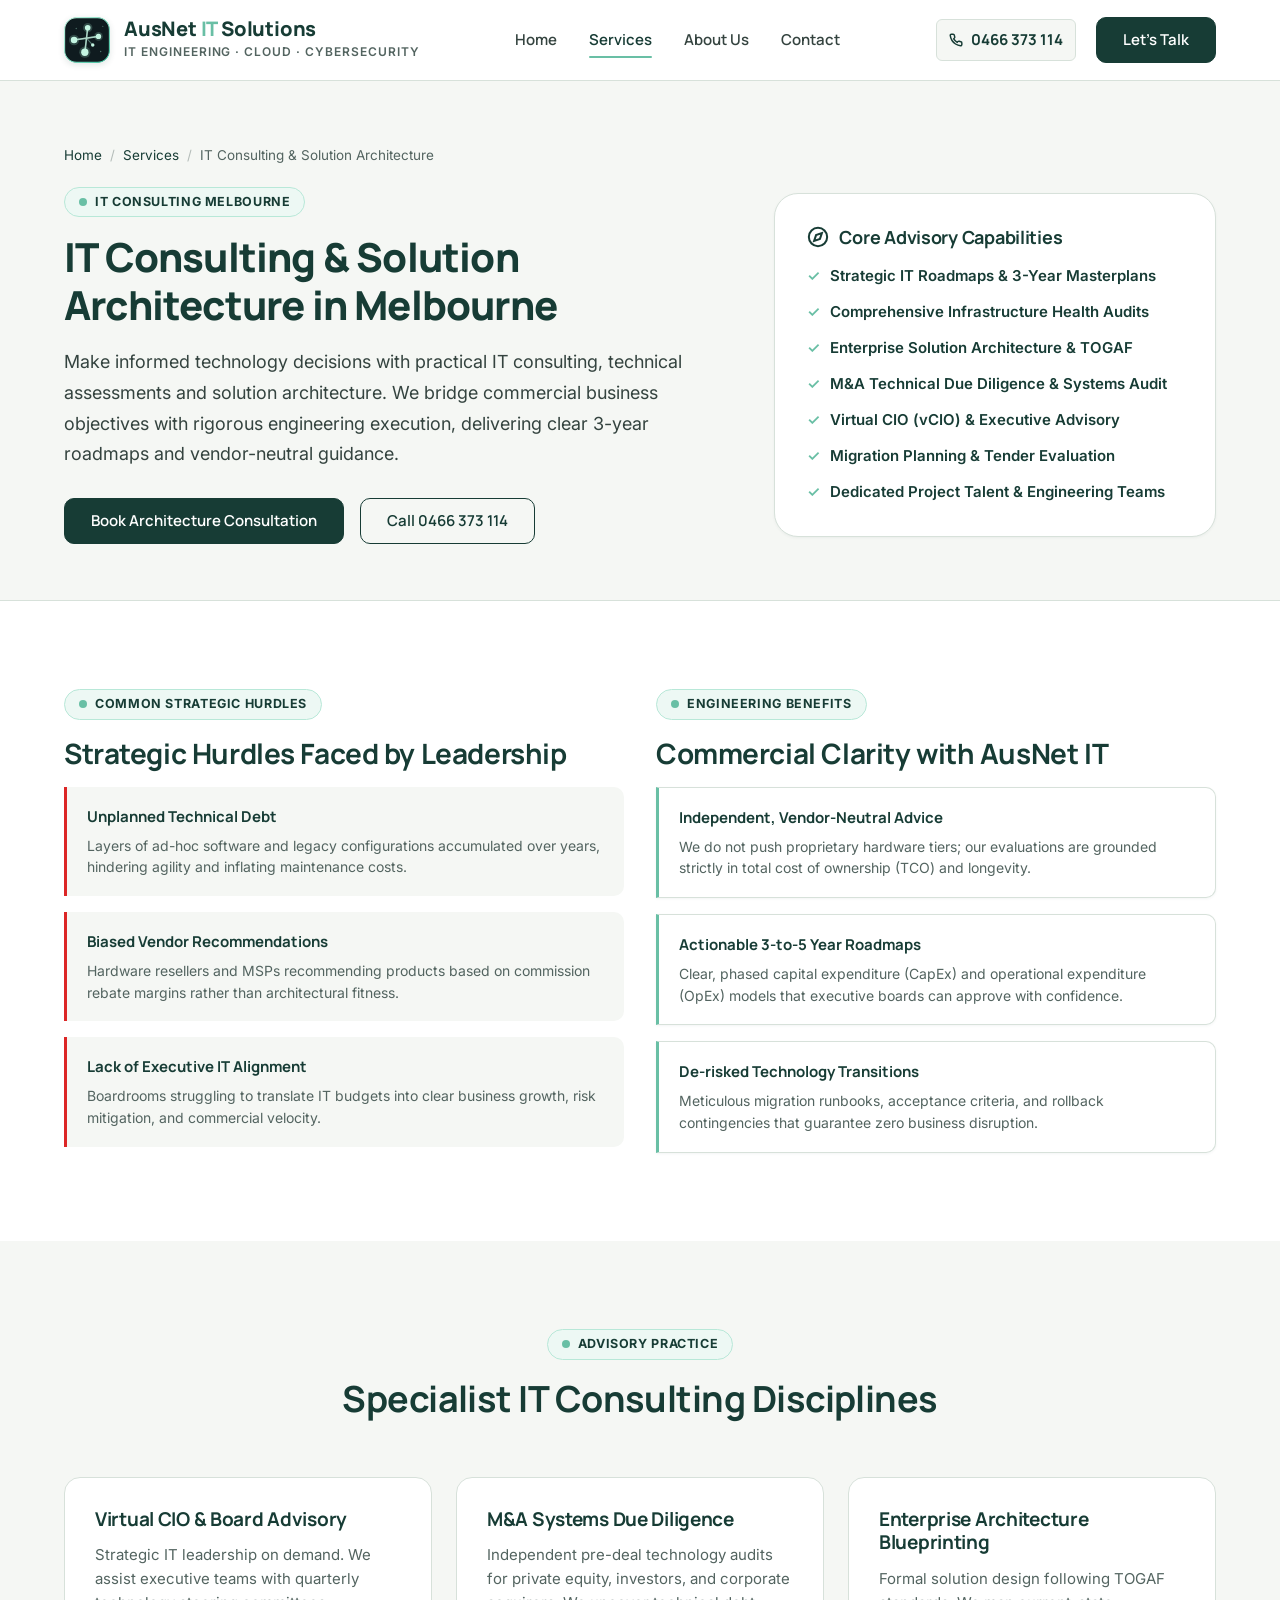
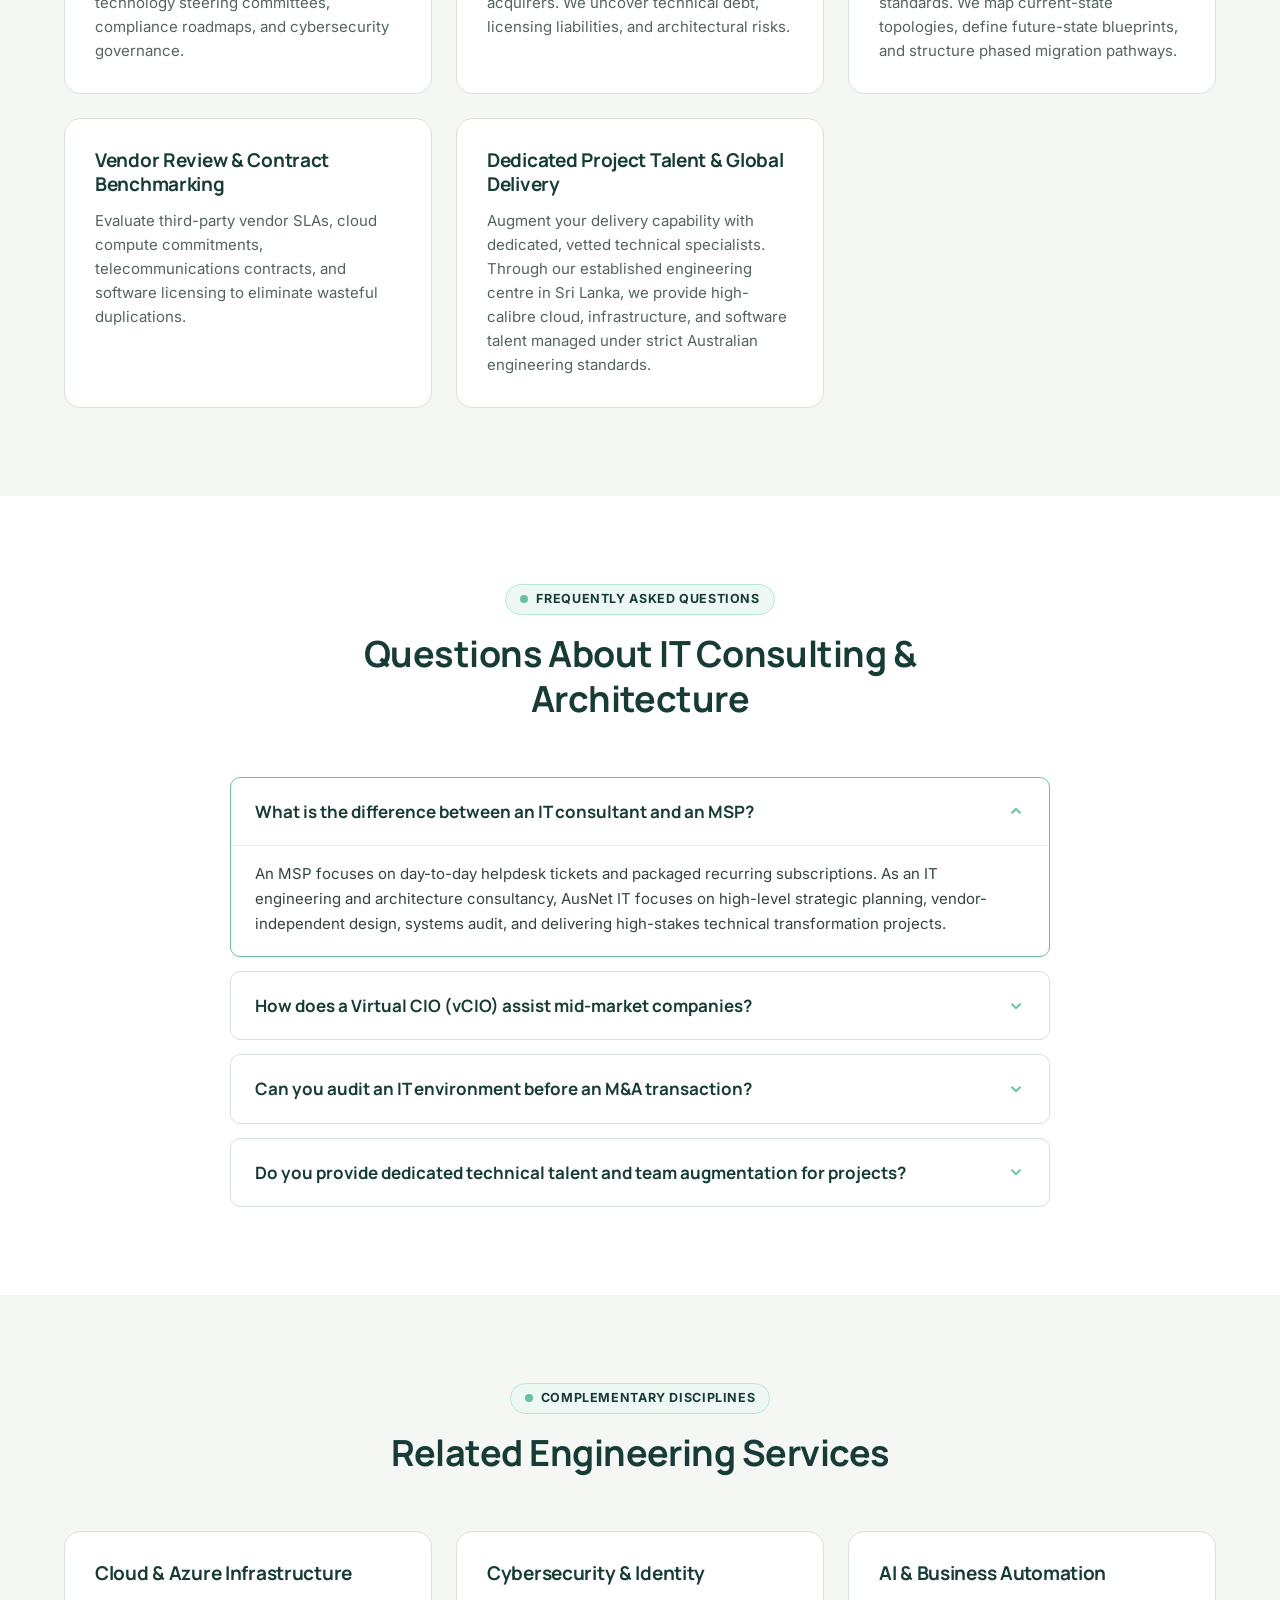
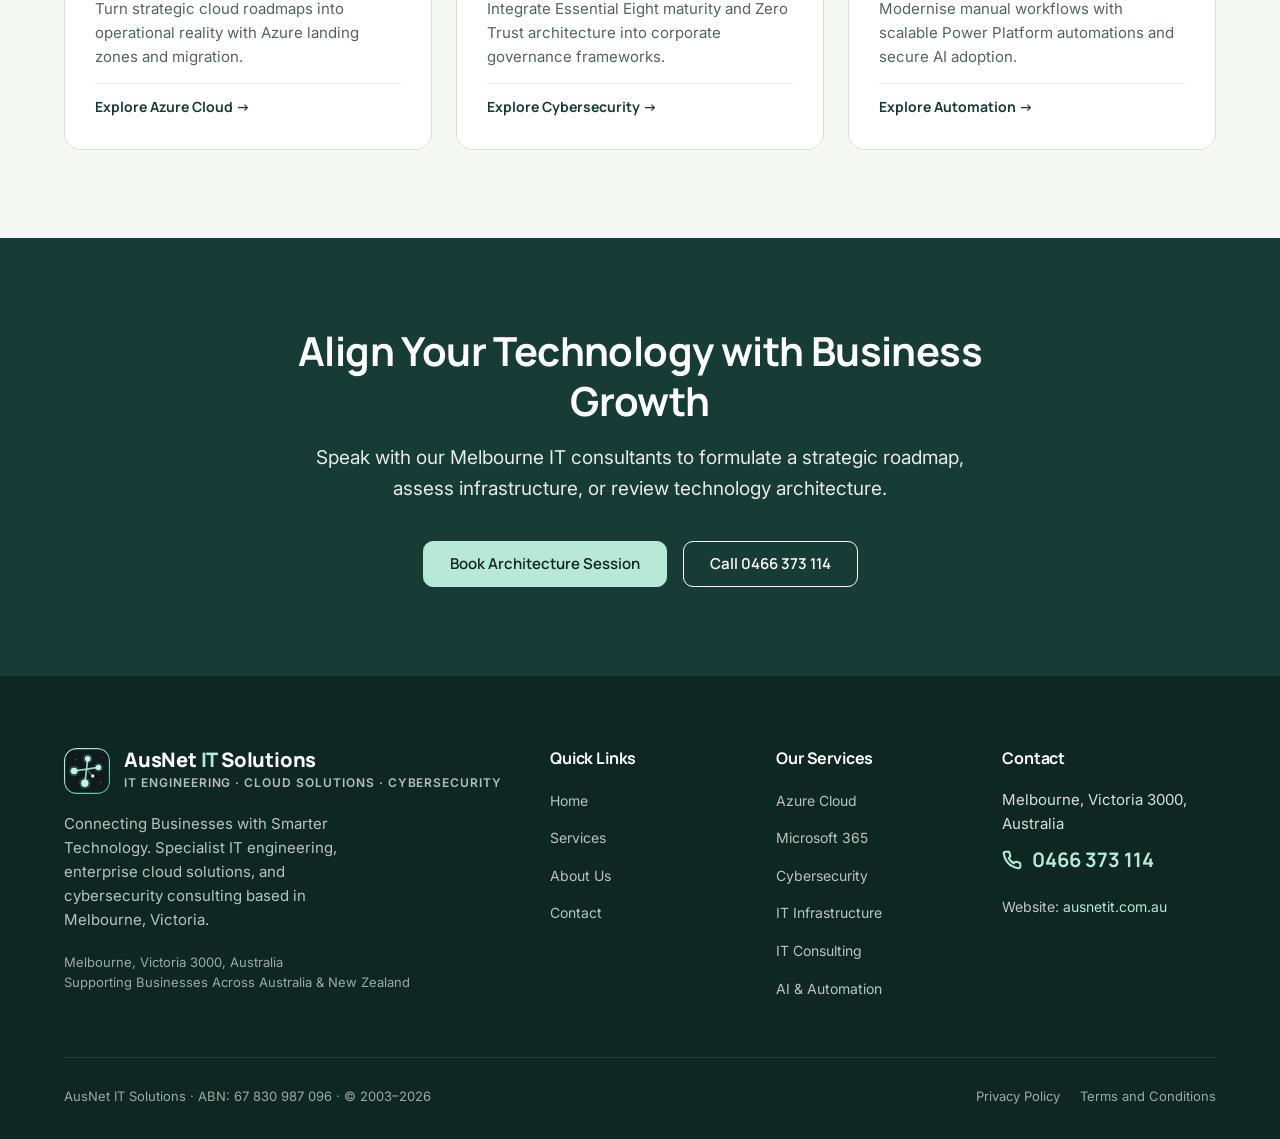
<file: services/it-consulting.html>
<!DOCTYPE html>
<html lang="en-AU">
<head>
  <meta charset="UTF-8">
  <meta name="viewport" content="width=device-width, initial-scale=1.0">
  <title>IT Consulting &amp; Architecture Melbourne | AusNet IT</title>
  <meta name="description" content="Expert IT consulting and solution architecture in Melbourne. Strategic IT roadmaps, assessments, cloud transformation, and technical advisory.">
  <meta name="author" content="AusNet IT Solutions">
  <meta name="robots" content="index, follow">

  <!-- Open Graph -->
  <meta property="og:type" content="article">
  <meta property="og:url" content="https://ausnetit.com.au/services/it-consulting.html">
  <meta property="og:title" content="IT Consulting &amp; Architecture Melbourne | AusNet IT">
  <meta property="og:description" content="Expert IT consulting and solution architecture in Melbourne. Strategic IT roadmaps, assessments, cloud transformation, and technical advisory.">
  <meta property="og:image" content="https://ausnetit.com.au/assets/logo/ausnet-icon.png">

  <!-- Favicons -->
  <link rel="icon" type="image/svg+xml" href="../favicon.svg">
  <link rel="icon" type="image/png" sizes="32x32" href="../favicon.png">
  <link rel="apple-touch-icon" href="../apple-touch-icon.png">
  <link rel="canonical" href="https://ausnetit.com.au/services/it-consulting.html">
  <link rel="stylesheet" href="../css/style.css?v=2.1.0">

  <!-- Schema.org Structured Data -->
  <script type="application/ld+json">
  {
    "@context": "https://schema.org",
    "@graph": [
      {
        "@type": "BreadcrumbList",
        "itemListElement": [
          { "@type": "ListItem", "position": 1, "name": "Home", "item": "https://ausnetit.com.au/" },
          { "@type": "ListItem", "position": 2, "name": "Services", "item": "https://ausnetit.com.au/services/" },
          { "@type": "ListItem", "position": 3, "name": "IT Consulting & Solution Architecture", "item": "https://ausnetit.com.au/services/it-consulting.html" }
        ]
      },
      {
        "@type": "Service",
        "name": "IT Consulting & Solution Architecture Melbourne",
        "serviceType": "Technology Strategy & Architecture Advisory",
        "provider": {
          "@type": "Organization",
          "name": "AusNet IT Solutions",
          "telephone": "+61466373114",
          "url": "https://ausnetit.com.au/"
        },
        "areaServed": {
          "@type": "City",
          "name": "Melbourne"
        },
        "description": "Strategic technology roadmaps, vendor-independent architecture reviews, M&A IT due diligence, and Virtual CIO advisory in Melbourne."
      },
      {
        "@type": "FAQPage",
        "mainEntity": [
          {
            "@type": "Question",
            "name": "What is the difference between an IT consultant and a managed service provider (MSP)?",
            "acceptedAnswer": {
              "@type": "Answer",
              "text": "An MSP focuses on day-to-day helpdesk tickets and packaged recurring subscriptions. As an IT engineering and architecture consultancy, AusNet IT focuses on high-level strategic planning, vendor-independent design, systems audit, and delivering high-stakes technical transformation projects."
            }
          },
          {
            "@type": "Question",
            "name": "How does a Virtual CIO (vCIO) assist mid-market companies?",
            "acceptedAnswer": {
              "@type": "Answer",
              "text": "A Virtual CIO provides senior executive technology leadership without the full-time executive salary overhead: leading board technology presentations, driving IT budgeting, mitigating technical debt, and evaluating vendor proposals."
            }
          },
          {
            "@type": "Question",
            "name": "Can you audit an IT environment before an M&A transaction?",
            "acceptedAnswer": {
              "@type": "Answer",
              "text": "Yes. We perform pre-acquisition IT due diligence: uncovering hidden software licensing liabilities, cybersecurity vulnerabilities, legacy architecture debt, and estimating accurate post-merger integration costs."
            }
          },
          {
            "@type": "Question",
            "name": "Do you provide dedicated technical talent and team augmentation for specific projects?",
            "acceptedAnswer": {
              "@type": "Answer",
              "text": "Yes. Through our established technology centre in Sri Lanka, AusNet IT provides dedicated project engineering talent and technical staff augmentation. Australian organisations gain access to vetted, senior-level cloud, systems, and software engineering capabilities managed under Australian architecture standards and local accountability."
            }
          }
        ]
      }
    ]
  }
  </script>
</head>
<body id="top">

  <!-- Header -->
  <header class="site-header">
    <div class="container nav-container">
      <a href="../index.html" class="brand-logo-link" aria-label="AusNet IT Solutions - Home">
        <div class="logo-icon-wrapper">
          <img src="../assets/logo/ausnet-icon-static.svg" alt="AusNet IT Solutions Logo" width="46" height="46">
        </div>
        <div class="brand-text-block">
          <div class="brand-name">AusNet <span>IT</span> Solutions</div>
          <span class="brand-tagline-sub">IT Engineering · Cloud · Cybersecurity</span>
        </div>
      </a>

      <nav class="main-nav" aria-label="Primary Navigation">
        <ul class="nav-list">
          <li><a href="../index.html" class="nav-link">Home</a></li>
          <li><a href="index.html" class="nav-link active">Services</a></li>
          <li><a href="../about.html" class="nav-link">About Us</a></li>
          <li><a href="../contact.html" class="nav-link">Contact</a></li>
        </ul>
      </nav>

      <div class="header-actions">
        <a href="tel:+61466373114" class="nav-phone-cta">
          <svg width="14" height="14" viewBox="0 0 24 24" fill="none" stroke="currentColor" stroke-width="2.5"><path d="M22 16.92v3a2 2 0 0 1-2.18 2 19.79 19.79 0 0 1-8.63-3.07 19.5 19.5 0 0 1-6-6 19.79 19.79 0 0 1-3.07-8.67A2 2 0 0 1 4.11 2h3a2 2 0 0 1 2 1.72 12.84 12.84 0 0 0 .7 2.81 2 2 0 0 1-.45 2.11L8.09 9.91a16 16 0 0 0 6 6l1.27-1.27a2 2 0 0 1 2.11-.45 12.84 12.84 0 0 0 2.81.7A2 2 0 0 1 22 16.92z"></path></svg>
          <span class="nav-phone-text">0466 373 114</span>
        </a>
        <a href="../contact.html" class="btn btn-primary">
          Let's Talk
        </a>
        <button class="mobile-menu-toggle" aria-label="Toggle navigation menu" aria-expanded="false">
          <svg width="24" height="24" viewBox="0 0 24 24" fill="none" stroke="currentColor" stroke-width="2"><line x1="3" y1="12" x2="21" y2="12"></line><line x1="3" y1="6" x2="21" y2="6"></line><line x1="3" y1="18" x2="21" y2="18"></line></svg>
        </button>
      </div>
    </div>
  </header>

  <main>
    <!-- Breadcrumbs & Service Hero -->
    <section class="service-hero-header">
      <div class="container">
        <nav class="breadcrumbs" aria-label="Breadcrumb">
          <a href="../index.html">Home</a>
          <span class="breadcrumbs-sep">/</span>
          <a href="index.html">Services</a>
          <span class="breadcrumbs-sep">/</span>
          <span>IT Consulting &amp; Solution Architecture</span>
        </nav>

        <div class="service-hero-layout">
          <div>
            <div class="eyebrow">
              <span class="eyebrow-dot"></span>
              IT Consulting Melbourne
            </div>
            <h1 class="service-hero-title">
              IT Consulting &amp; Solution Architecture in Melbourne
            </h1>
            <p style="font-size:1.125rem; color:var(--color-charcoal); line-height:1.7; margin-bottom:28px;">
              Make informed technology decisions with practical IT consulting, technical assessments and solution architecture. We bridge commercial business objectives with rigorous engineering execution, delivering clear 3-year roadmaps and vendor-neutral guidance.
            </p>
            <div style="display:flex; gap:16px; flex-wrap:wrap;">
              <a href="../contact.html" class="btn btn-primary">
                Book Architecture Consultation
              </a>
              <a href="tel:+61466373114" class="btn btn-secondary">
                Call 0466 373 114
              </a>
            </div>
          </div>

          <div class="service-overview-box">
            <h2 class="service-overview-title">
              <svg width="22" height="22" viewBox="0 0 24 24" fill="none" stroke="currentColor" stroke-width="2.2"><circle cx="12" cy="12" r="10"></circle><polygon points="16.24 7.76 14.12 14.12 7.76 16.24 9.88 9.88 16.24 7.76"></polygon></svg>
              Core Advisory Capabilities
            </h2>
            <ul style="display:flex; flex-direction:column; gap:12px;">
              <li style="display:flex; align-items:center; gap:10px; font-size:0.9375rem; font-weight:600; color:var(--color-forest);">
                <span style="color:var(--color-sage);">✓</span> Strategic IT Roadmaps &amp; 3-Year Masterplans
              </li>
              <li style="display:flex; align-items:center; gap:10px; font-size:0.9375rem; font-weight:600; color:var(--color-forest);">
                <span style="color:var(--color-sage);">✓</span> Comprehensive Infrastructure Health Audits
              </li>
              <li style="display:flex; align-items:center; gap:10px; font-size:0.9375rem; font-weight:600; color:var(--color-forest);">
                <span style="color:var(--color-sage);">✓</span> Enterprise Solution Architecture &amp; TOGAF
              </li>
              <li style="display:flex; align-items:center; gap:10px; font-size:0.9375rem; font-weight:600; color:var(--color-forest);">
                <span style="color:var(--color-sage);">✓</span> M&amp;A Technical Due Diligence &amp; Systems Audit
              </li>
              <li style="display:flex; align-items:center; gap:10px; font-size:0.9375rem; font-weight:600; color:var(--color-forest);">
                <span style="color:var(--color-sage);">✓</span> Virtual CIO (vCIO) &amp; Executive Advisory
              </li>
              <li style="display:flex; align-items:center; gap:10px; font-size:0.9375rem; font-weight:600; color:var(--color-forest);">
                <span style="color:var(--color-sage);">✓</span> Migration Planning &amp; Tender Evaluation
              </li>
              <li style="display:flex; align-items:center; gap:10px; font-size:0.9375rem; font-weight:600; color:var(--color-forest);">
                <span style="color:var(--color-sage);">✓</span> Dedicated Project Talent &amp; Engineering Teams
              </li>
            </ul>
          </div>
        </div>
      </div>
    </section>

    <!-- Challenges & Benefits -->
    <section class="section">
      <div class="container">
        <div class="two-col-grid">
          <div>
            <div class="eyebrow"><span class="eyebrow-dot"></span> Common Strategic Hurdles</div>
            <h2 style="font-size:1.75rem; margin-bottom:16px;">Strategic Hurdles Faced by Leadership</h2>
            <div class="challenges-list">
              <div class="challenge-item">
                <div class="challenge-title">Unplanned Technical Debt</div>
                <div class="challenge-desc">Layers of ad-hoc software and legacy configurations accumulated over years, hindering agility and inflating maintenance costs.</div>
              </div>
              <div class="challenge-item">
                <div class="challenge-title">Biased Vendor Recommendations</div>
                <div class="challenge-desc">Hardware resellers and MSPs recommending products based on commission rebate margins rather than architectural fitness.</div>
              </div>
              <div class="challenge-item">
                <div class="challenge-title">Lack of Executive IT Alignment</div>
                <div class="challenge-desc">Boardrooms struggling to translate IT budgets into clear business growth, risk mitigation, and commercial velocity.</div>
              </div>
            </div>
          </div>

          <div>
            <div class="eyebrow"><span class="eyebrow-dot"></span> Engineering Benefits</div>
            <h2 style="font-size:1.75rem; margin-bottom:16px;">Commercial Clarity with AusNet IT</h2>
            <div class="benefits-list">
              <div class="benefit-item">
                <div class="benefit-title">Independent, Vendor-Neutral Advice</div>
                <div class="benefit-desc">We do not push proprietary hardware tiers; our evaluations are grounded strictly in total cost of ownership (TCO) and longevity.</div>
              </div>
              <div class="benefit-item">
                <div class="benefit-title">Actionable 3-to-5 Year Roadmaps</div>
                <div class="benefit-desc">Clear, phased capital expenditure (CapEx) and operational expenditure (OpEx) models that executive boards can approve with confidence.</div>
              </div>
              <div class="benefit-item">
                <div class="benefit-title">De-risked Technology Transitions</div>
                <div class="benefit-desc">Meticulous migration runbooks, acceptance criteria, and rollback contingencies that guarantee zero business disruption.</div>
              </div>
            </div>
          </div>
        </div>
      </div>
    </section>

    <!-- In-Depth Advisory Disciplines -->
    <section class="section section-warm">
      <div class="container">
        <div class="section-header">
          <div class="eyebrow"><span class="eyebrow-dot"></span> Advisory Practice</div>
          <h2 class="section-title">Specialist IT Consulting Disciplines</h2>
        </div>

        <div style="display:grid; grid-template-columns:repeat(auto-fit, minmax(320px, 1fr)); gap:24px;">
          <div class="spec-card">
            <h3 class="spec-title">Virtual CIO &amp; Board Advisory</h3>
            <p class="spec-desc">
              Strategic IT leadership on demand. We assist executive teams with quarterly technology steering committees, compliance roadmaps, and cybersecurity governance.
            </p>
          </div>
          <div class="spec-card">
            <h3 class="spec-title">M&amp;A Systems Due Diligence</h3>
            <p class="spec-desc">
              Independent pre-deal technology audits for private equity, investors, and corporate acquirers. We uncover technical debt, licensing liabilities, and architectural risks.
            </p>
          </div>
          <div class="spec-card">
            <h3 class="spec-title">Enterprise Architecture Blueprinting</h3>
            <p class="spec-desc">
              Formal solution design following TOGAF standards. We map current-state topologies, define future-state blueprints, and structure phased migration pathways.
            </p>
          </div>
          <div class="spec-card">
            <h3 class="spec-title">Vendor Review &amp; Contract Benchmarking</h3>
            <p class="spec-desc">
              Evaluate third-party vendor SLAs, cloud compute commitments, telecommunications contracts, and software licensing to eliminate wasteful duplications.
            </p>
          </div>
          <div class="spec-card">
            <h3 class="spec-title">Dedicated Project Talent &amp; Global Delivery</h3>
            <p class="spec-desc">
              Augment your delivery capability with dedicated, vetted technical specialists. Through our established engineering centre in Sri Lanka, we provide high-calibre cloud, infrastructure, and software talent managed under strict Australian engineering standards.
            </p>
          </div>
        </div>
      </div>
    </section>

    <!-- FAQs -->
    <section class="section">
      <div class="container">
        <div class="section-header">
          <div class="eyebrow"><span class="eyebrow-dot"></span> Frequently Asked Questions</div>
          <h2 class="section-title">Questions About IT Consulting &amp; Architecture</h2>
        </div>

        <div class="faq-list">
          <details class="faq-item" open>
            <summary class="faq-question">
              <span>What is the difference between an IT consultant and an MSP?</span>
              <svg class="faq-chevron" viewBox="0 0 24 24" fill="none" stroke="currentColor" stroke-width="2.5"><polyline points="6 9 12 15 18 9"></polyline></svg>
            </summary>
            <div class="faq-answer">
              An MSP focuses on day-to-day helpdesk tickets and packaged recurring subscriptions. As an IT engineering and architecture consultancy, AusNet IT focuses on high-level strategic planning, vendor-independent design, systems audit, and delivering high-stakes technical transformation projects.
            </div>
          </details>

          <details class="faq-item">
            <summary class="faq-question">
              <span>How does a Virtual CIO (vCIO) assist mid-market companies?</span>
              <svg class="faq-chevron" viewBox="0 0 24 24" fill="none" stroke="currentColor" stroke-width="2.5"><polyline points="6 9 12 15 18 9"></polyline></svg>
            </summary>
            <div class="faq-answer">
              A Virtual CIO provides senior executive technology leadership without the full-time executive salary overhead: leading board technology presentations, driving IT budgeting, mitigating technical debt, and evaluating vendor proposals.
            </div>
          </details>

          <details class="faq-item">
            <summary class="faq-question">
              <span>Can you audit an IT environment before an M&amp;A transaction?</span>
              <svg class="faq-chevron" viewBox="0 0 24 24" fill="none" stroke="currentColor" stroke-width="2.5"><polyline points="6 9 12 15 18 9"></polyline></svg>
            </summary>
            <div class="faq-answer">
              Yes. We perform pre-acquisition IT due diligence: uncovering hidden software licensing liabilities, cybersecurity vulnerabilities, legacy architecture debt, and estimating accurate post-merger integration costs.
            </div>
          </details>

          <details class="faq-item">
            <summary class="faq-question">
              <span>Do you provide dedicated technical talent and team augmentation for projects?</span>
              <svg class="faq-chevron" viewBox="0 0 24 24" fill="none" stroke="currentColor" stroke-width="2.5"><polyline points="6 9 12 15 18 9"></polyline></svg>
            </summary>
            <div class="faq-answer">
              Yes. Through our established technology centre in Sri Lanka, AusNet IT provides dedicated project engineering talent and technical staff augmentation. Australian organisations gain access to vetted, senior-level cloud, systems, and software engineering capabilities managed under Australian architecture standards and local accountability.
            </div>
          </details>
        </div>
      </div>
    </section>

    <!-- Related Services -->
    <section class="section section-warm">
      <div class="container">
        <div class="section-header">
          <div class="eyebrow"><span class="eyebrow-dot"></span> Complementary Disciplines</div>
          <h2 class="section-title">Related Engineering Services</h2>
        </div>
        <div class="related-services-grid">
          <div class="spec-card">
            <h3 class="spec-title">Cloud &amp; Azure Infrastructure</h3>
            <p class="spec-desc">Turn strategic cloud roadmaps into operational reality with Azure landing zones and migration.</p>
            <a href="azure-cloud-consulting.html" class="service-learn-more" style="margin-top:14px;">Explore Azure Cloud &rarr;</a>
          </div>
          <div class="spec-card">
            <h3 class="spec-title">Cybersecurity &amp; Identity</h3>
            <p class="spec-desc">Integrate Essential Eight maturity and Zero Trust architecture into corporate governance frameworks.</p>
            <a href="cybersecurity.html" class="service-learn-more" style="margin-top:14px;">Explore Cybersecurity &rarr;</a>
          </div>
          <div class="spec-card">
            <h3 class="spec-title">AI &amp; Business Automation</h3>
            <p class="spec-desc">Modernise manual workflows with scalable Power Platform automations and secure AI adoption.</p>
            <a href="ai-automation.html" class="service-learn-more" style="margin-top:14px;">Explore Automation &rarr;</a>
          </div>
        </div>
      </div>
    </section>

    <!-- Bottom CTA Banner -->
    <section class="section section-forest" style="text-align:center;">
      <div class="container" style="max-width:760px; margin:0 auto;">
        <h2 style="font-size:2.5rem; margin-bottom:16px; color:#ffffff;">Align Your Technology with Business Growth</h2>
        <p style="font-size:1.1875rem; opacity:0.9; line-height:1.65; margin-bottom:36px;">
          Speak with our Melbourne IT consultants to formulate a strategic roadmap, assess infrastructure, or review technology architecture.
        </p>
        <div style="display:flex; justify-content:center; gap:16px; flex-wrap:wrap;">
          <a href="../contact.html" class="btn btn-mint">
            Book Architecture Session
          </a>
          <a href="tel:+61466373114" class="btn btn-secondary" style="border-color:#ffffff; color:#ffffff;">
            Call 0466 373 114
          </a>
        </div>
      </div>
    </section>
  </main>

  <!-- Footer -->
  <footer class="site-footer">
    <div class="container">
      <div class="footer-grid">
        <div class="footer-brand-col">
          <a href="../index.html" class="brand-logo-link" style="color:var(--color-pure-white);">
            <div class="logo-icon-wrapper">
              <img src="../assets/logo/ausnet-icon-static.svg" alt="AusNet IT Solutions Logo" width="46" height="46">
            </div>
            <div class="brand-text-block">
              <div class="brand-name" style="color:#ffffff;">AusNet <span style="color:#B8E8D8;">IT</span> Solutions</div>
              <span class="brand-tagline-sub" style="color:rgba(255,255,255,0.7);">IT Engineering · Cloud Solutions · Cybersecurity</span>
            </div>
          </a>
          <p>
            Connecting Businesses with Smarter Technology. Specialist IT engineering, enterprise cloud solutions, and cybersecurity consulting based in Melbourne, Victoria.
          </p>
          <div class="footer-meta-info">
            Melbourne, Victoria 3000, Australia<br>
            Supporting Businesses Across Australia &amp; New Zealand
          </div>
        </div>

        <div>
          <h4 class="footer-col-title">Quick Links</h4>
          <ul class="footer-nav-list">
            <li><a href="../index.html">Home</a></li>
            <li><a href="index.html">Services</a></li>
            <li><a href="../about.html">About Us</a></li>
            <li><a href="../contact.html">Contact</a></li>
          </ul>
        </div>

        <div>
          <h4 class="footer-col-title">Our Services</h4>
          <ul class="footer-nav-list">
            <li><a href="azure-cloud-consulting.html">Azure Cloud</a></li>
            <li><a href="microsoft-365.html">Microsoft 365</a></li>
            <li><a href="cybersecurity.html">Cybersecurity</a></li>
            <li><a href="it-infrastructure.html">IT Infrastructure</a></li>
            <li><a href="it-consulting.html">IT Consulting</a></li>
            <li><a href="ai-automation.html">AI &amp; Automation</a></li>
          </ul>
        </div>

        <div>
          <h4 class="footer-col-title">Contact</h4>
          <p style="color:rgba(255,255,255,0.85); font-size:0.9375rem; margin-bottom:8px;">
            Melbourne, Victoria 3000, Australia
          </p>
          <a href="tel:+61466373114" class="footer-phone-cta">
            <svg width="20" height="20" viewBox="0 0 24 24" fill="none" stroke="currentColor" stroke-width="2.5"><path d="M22 16.92v3a2 2 0 0 1-2.18 2 19.79 19.79 0 0 1-8.63-3.07 19.5 19.5 0 0 1-6-6 19.79 19.79 0 0 1-3.07-8.67A2 2 0 0 1 4.11 2h3a2 2 0 0 1 2 1.72 12.84 12.84 0 0 0 .7 2.81 2 2 0 0 1-.45 2.11L8.09 9.91a16 16 0 0 0 6 6l1.27-1.27a2 2 0 0 1 2.11-.45 12.84 12.84 0 0 0 2.81.7A2 2 0 0 1 22 16.92z"></path></svg>
            0466 373 114
          </a>
          <p style="color:rgba(255,255,255,0.75); font-size:0.875rem; margin-top:8px;">
            Website: <a href="https://ausnetit.com.au" style="color:#B8E8D8;">ausnetit.com.au</a>
          </p>
        </div>
      </div>

      <div class="footer-bottom-bar">
        <div>AusNet IT Solutions &middot; ABN: 67 830 987 096 &middot; &copy; 2003&ndash;2026</div>
        <div class="footer-legal-links">
          <a href="../privacy-policy.html">Privacy Policy</a>
          <a href="../terms-and-conditions.html">Terms and Conditions</a>
        </div>
      </div>
    </div>
  </footer>

  <script src="../js/main.js"></script>
</body>
</html>
</file>
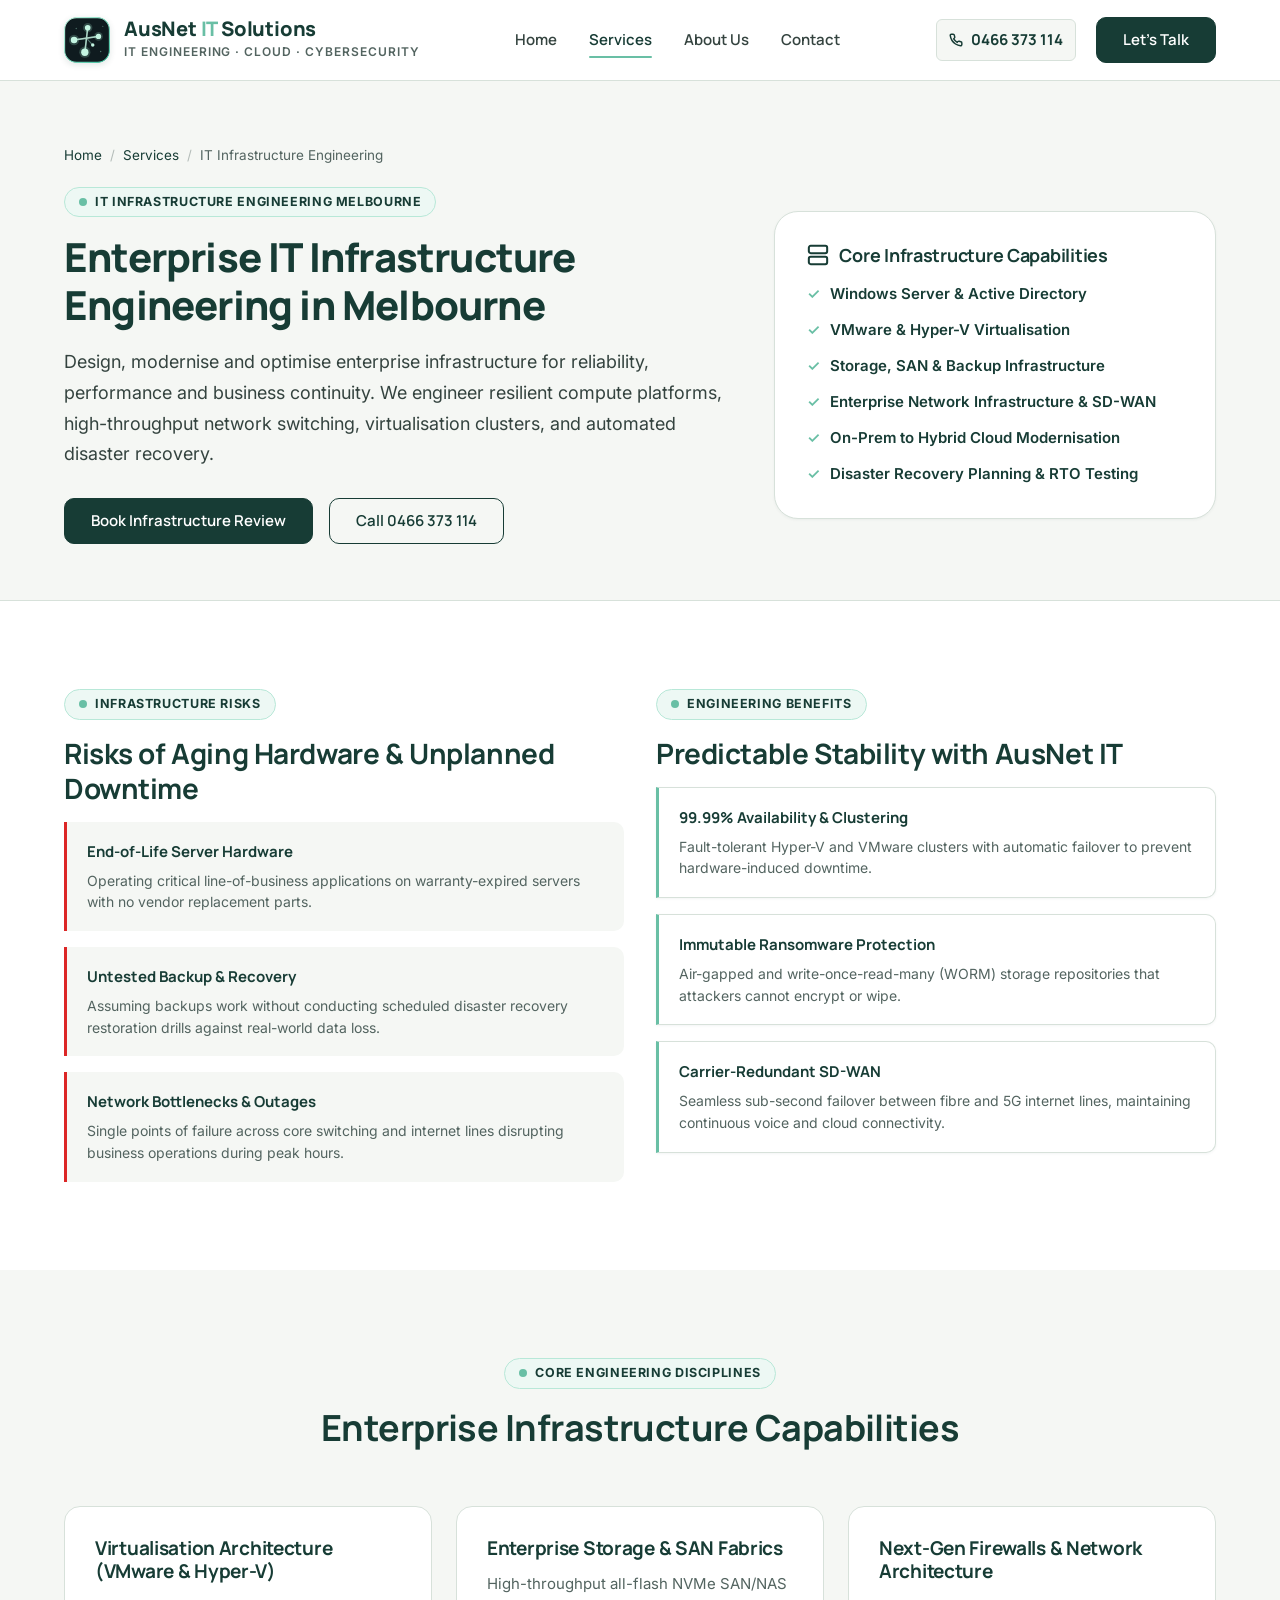
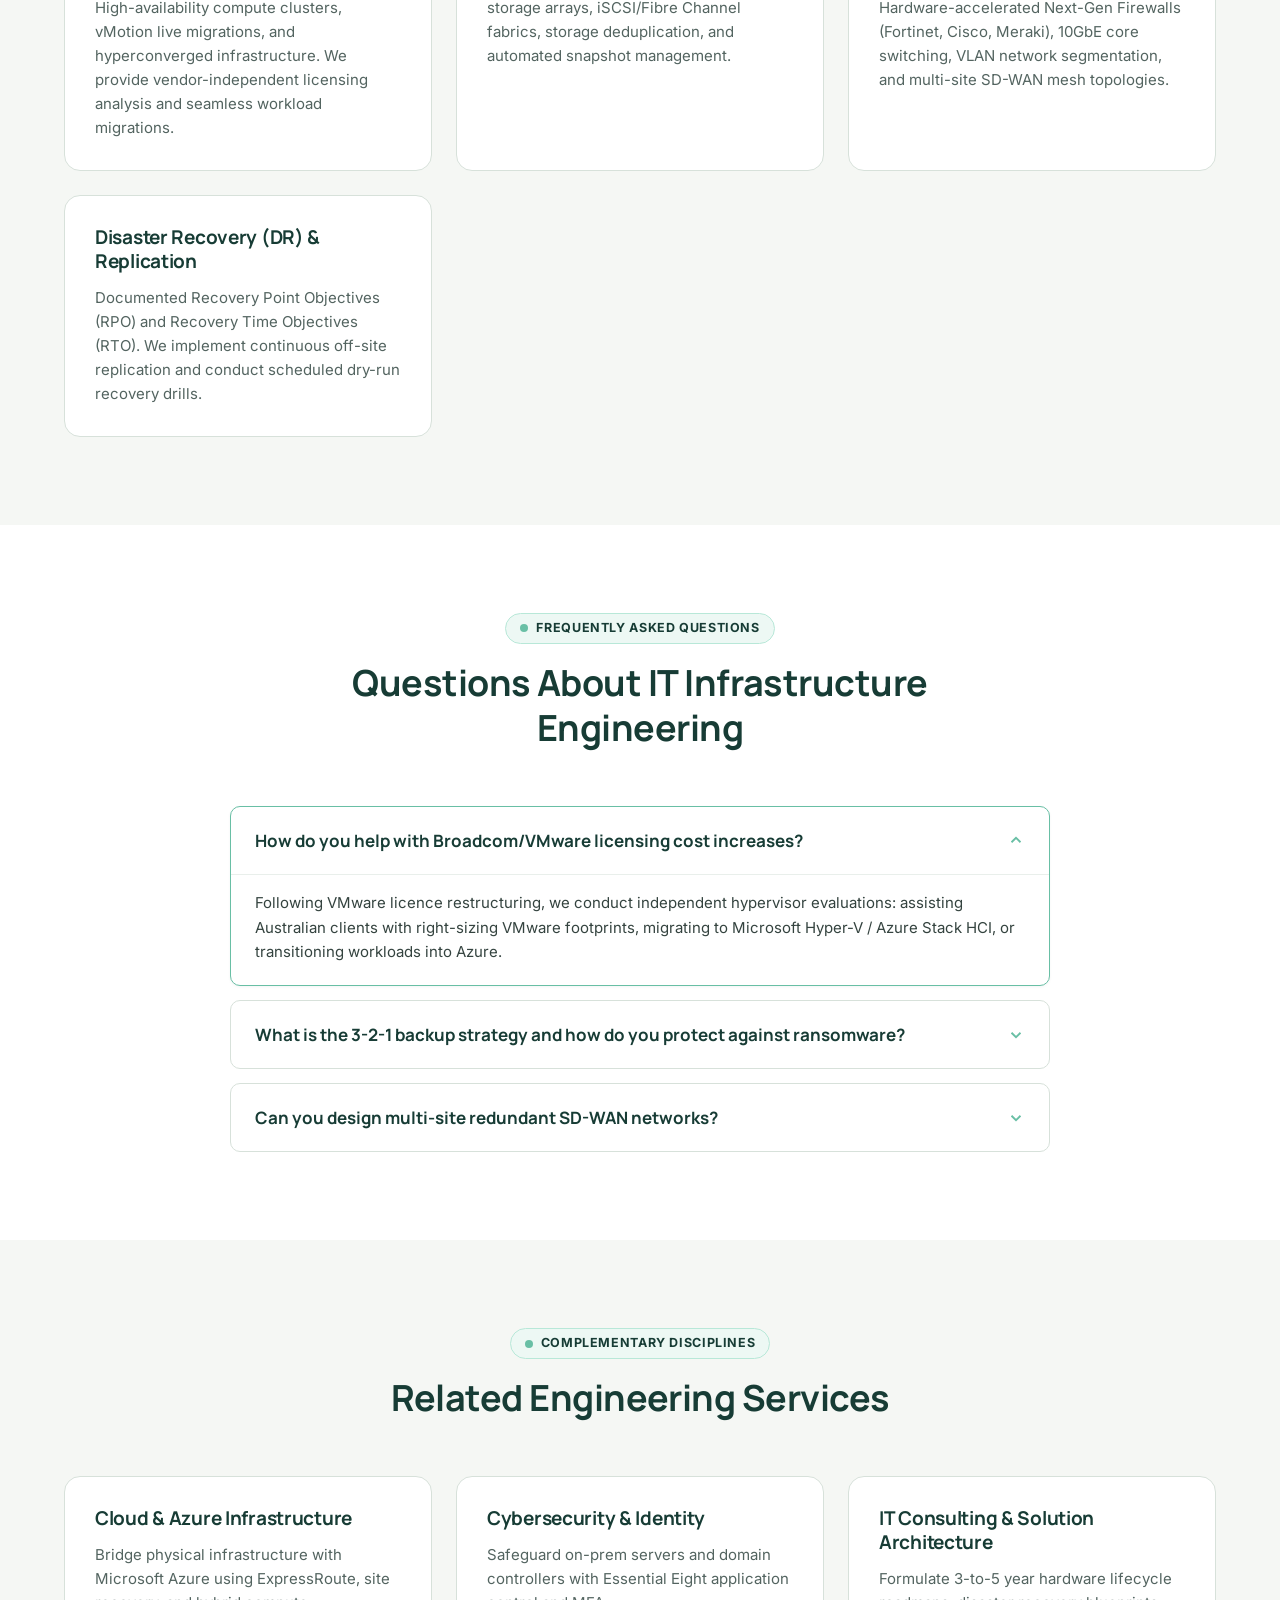
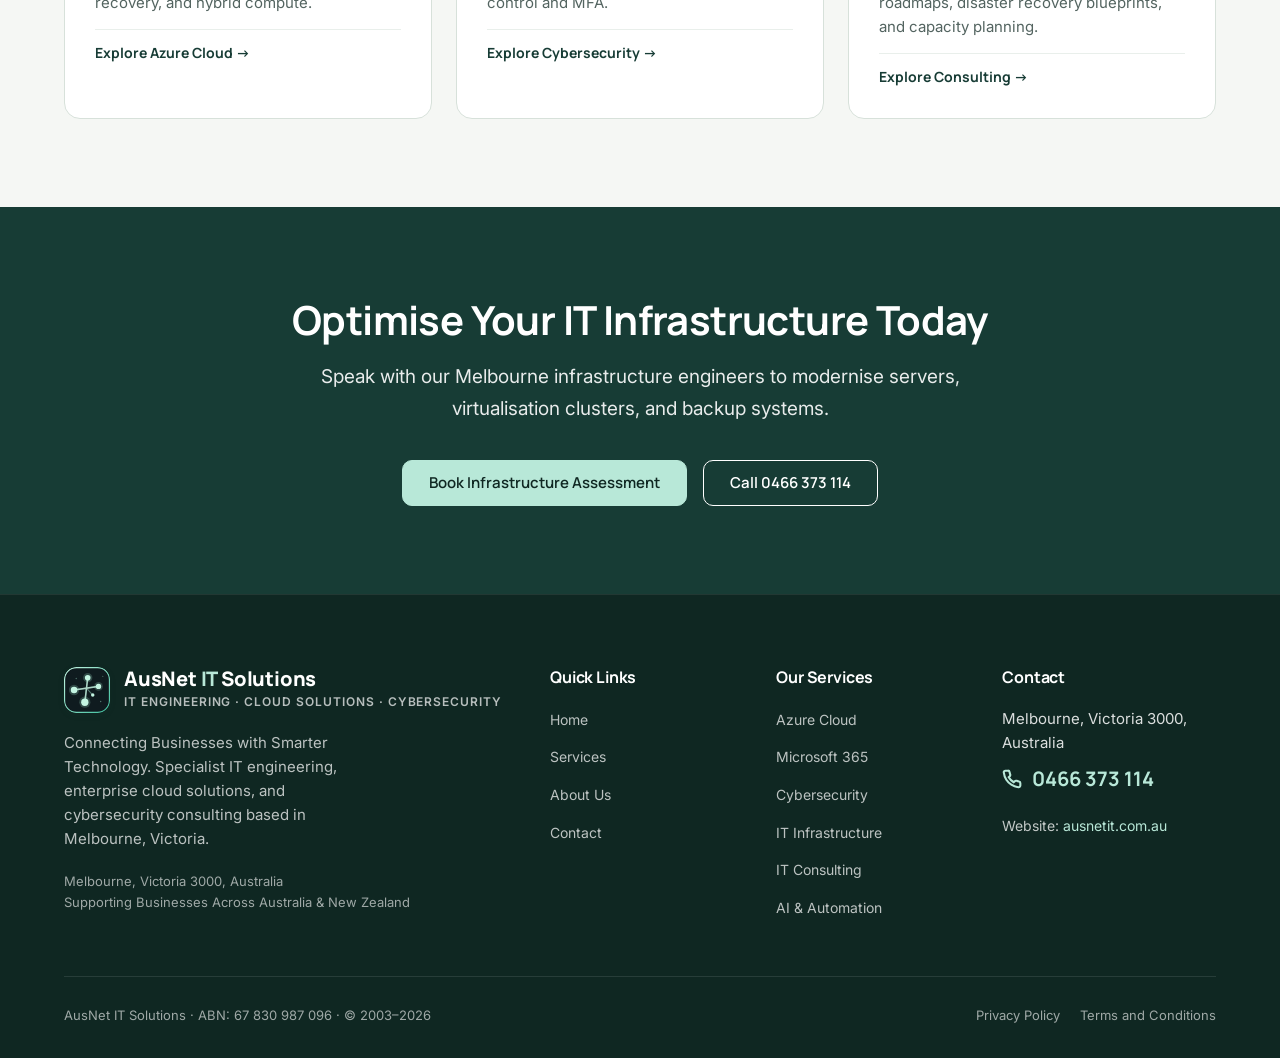
<file: services/it-infrastructure.html>
<!DOCTYPE html>
<html lang="en-AU">
<head>
  <meta charset="UTF-8">
  <meta name="viewport" content="width=device-width, initial-scale=1.0">
  <title>IT Infrastructure Engineering Melbourne | AusNet IT</title>
  <meta name="description" content="Professional IT infrastructure engineering in Melbourne. Windows Server, Active Directory, VMware, storage, backup and infrastructure modernisation.">
  <meta name="author" content="AusNet IT Solutions">
  <meta name="robots" content="index, follow">

  <!-- Open Graph -->
  <meta property="og:type" content="article">
  <meta property="og:url" content="https://ausnetit.com.au/services/it-infrastructure.html">
  <meta property="og:title" content="IT Infrastructure Engineering Melbourne | AusNet IT">
  <meta property="og:description" content="Professional IT infrastructure engineering in Melbourne. Windows Server, Active Directory, VMware, storage, backup and infrastructure modernisation.">
  <meta property="og:image" content="https://ausnetit.com.au/assets/logo/ausnet-icon.png">

  <!-- Favicons -->
  <link rel="icon" type="image/svg+xml" href="../favicon.svg">
  <link rel="icon" type="image/png" sizes="32x32" href="../favicon.png">
  <link rel="apple-touch-icon" href="../apple-touch-icon.png">
  <link rel="canonical" href="https://ausnetit.com.au/services/it-infrastructure.html">
  <link rel="stylesheet" href="../css/style.css?v=2.1.0">

  <!-- Schema.org Structured Data -->
  <script type="application/ld+json">
  {
    "@context": "https://schema.org",
    "@graph": [
      {
        "@type": "BreadcrumbList",
        "itemListElement": [
          { "@type": "ListItem", "position": 1, "name": "Home", "item": "https://ausnetit.com.au/" },
          { "@type": "ListItem", "position": 2, "name": "Services", "item": "https://ausnetit.com.au/services/" },
          { "@type": "ListItem", "position": 3, "name": "IT Infrastructure Engineering", "item": "https://ausnetit.com.au/services/it-infrastructure.html" }
        ]
      },
      {
        "@type": "Service",
        "name": "IT Infrastructure Engineering Melbourne",
        "serviceType": "Enterprise Infrastructure & Virtualisation",
        "provider": {
          "@type": "Organization",
          "name": "AusNet IT Solutions",
          "telephone": "+61466373114",
          "url": "https://ausnetit.com.au/"
        },
        "areaServed": {
          "@type": "City",
          "name": "Melbourne"
        },
        "description": "Windows Server, Active Directory, VMware virtualisation, SAN storage, backup infrastructure, and SD-WAN networks in Melbourne."
      },
      {
        "@type": "FAQPage",
        "mainEntity": [
          {
            "@type": "Question",
            "name": "How do you help with Broadcom/VMware licensing cost increases?",
            "acceptedAnswer": {
              "@type": "Answer",
              "text": "Following VMware licence restructuring, we conduct independent hypervisor evaluations: assisting Australian clients with right-sizing VMware footprints, migrating to Microsoft Hyper-V / Azure Stack HCI, or transitioning workloads into Azure."
            }
          },
          {
            "@type": "Question",
            "name": "What is the 3-2-1 backup strategy and how do you protect against ransomware?",
            "acceptedAnswer": {
              "@type": "Answer",
              "text": "We implement a hardened 3-2-1-1-0 architecture: 3 copies of data, on 2 different media, 1 offsite in the cloud, 1 immutable or air-gapped copy that cannot be deleted or encrypted by ransomware, and 0 errors verified via automated recovery testing."
            }
          },
          {
            "@type": "Question",
            "name": "Can you design multi-site redundant SD-WAN networks?",
            "acceptedAnswer": {
              "@type": "Answer",
              "text": "Yes. We design and deploy enterprise SD-WAN topologies with automated carrier failover (e.g. primary fibre, secondary NBN/5G backup), prioritised VoIP/video QoS, and encrypted IPsec tunnels."
            }
          }
        ]
      }
    ]
  }
  </script>
</head>
<body id="top">

  <!-- Header -->
  <header class="site-header">
    <div class="container nav-container">
      <a href="../index.html" class="brand-logo-link" aria-label="AusNet IT Solutions - Home">
        <div class="logo-icon-wrapper">
          <img src="../assets/logo/ausnet-icon-static.svg" alt="AusNet IT Solutions Logo" width="46" height="46">
        </div>
        <div class="brand-text-block">
          <div class="brand-name">AusNet <span>IT</span> Solutions</div>
          <span class="brand-tagline-sub">IT Engineering · Cloud · Cybersecurity</span>
        </div>
      </a>

      <nav class="main-nav" aria-label="Primary Navigation">
        <ul class="nav-list">
          <li><a href="../index.html" class="nav-link">Home</a></li>
          <li><a href="index.html" class="nav-link active">Services</a></li>
          <li><a href="../about.html" class="nav-link">About Us</a></li>
          <li><a href="../contact.html" class="nav-link">Contact</a></li>
        </ul>
      </nav>

      <div class="header-actions">
        <a href="tel:+61466373114" class="nav-phone-cta">
          <svg width="14" height="14" viewBox="0 0 24 24" fill="none" stroke="currentColor" stroke-width="2.5"><path d="M22 16.92v3a2 2 0 0 1-2.18 2 19.79 19.79 0 0 1-8.63-3.07 19.5 19.5 0 0 1-6-6 19.79 19.79 0 0 1-3.07-8.67A2 2 0 0 1 4.11 2h3a2 2 0 0 1 2 1.72 12.84 12.84 0 0 0 .7 2.81 2 2 0 0 1-.45 2.11L8.09 9.91a16 16 0 0 0 6 6l1.27-1.27a2 2 0 0 1 2.11-.45 12.84 12.84 0 0 0 2.81.7A2 2 0 0 1 22 16.92z"></path></svg>
          <span class="nav-phone-text">0466 373 114</span>
        </a>
        <a href="../contact.html" class="btn btn-primary">
          Let's Talk
        </a>
        <button class="mobile-menu-toggle" aria-label="Toggle navigation menu" aria-expanded="false">
          <svg width="24" height="24" viewBox="0 0 24 24" fill="none" stroke="currentColor" stroke-width="2"><line x1="3" y1="12" x2="21" y2="12"></line><line x1="3" y1="6" x2="21" y2="6"></line><line x1="3" y1="18" x2="21" y2="18"></line></svg>
        </button>
      </div>
    </div>
  </header>

  <main>
    <!-- Breadcrumbs & Service Hero -->
    <section class="service-hero-header">
      <div class="container">
        <nav class="breadcrumbs" aria-label="Breadcrumb">
          <a href="../index.html">Home</a>
          <span class="breadcrumbs-sep">/</span>
          <a href="index.html">Services</a>
          <span class="breadcrumbs-sep">/</span>
          <span>IT Infrastructure Engineering</span>
        </nav>

        <div class="service-hero-layout">
          <div>
            <div class="eyebrow">
              <span class="eyebrow-dot"></span>
              IT Infrastructure Engineering Melbourne
            </div>
            <h1 class="service-hero-title">
              Enterprise IT Infrastructure Engineering in Melbourne
            </h1>
            <p style="font-size:1.125rem; color:var(--color-charcoal); line-height:1.7; margin-bottom:28px;">
              Design, modernise and optimise enterprise infrastructure for reliability, performance and business continuity. We engineer resilient compute platforms, high-throughput network switching, virtualisation clusters, and automated disaster recovery.
            </p>
            <div style="display:flex; gap:16px; flex-wrap:wrap;">
              <a href="../contact.html" class="btn btn-primary">
                Book Infrastructure Review
              </a>
              <a href="tel:+61466373114" class="btn btn-secondary">
                Call 0466 373 114
              </a>
            </div>
          </div>

          <div class="service-overview-box">
            <h2 class="service-overview-title">
              <svg width="22" height="22" viewBox="0 0 24 24" fill="none" stroke="currentColor" stroke-width="2.2"><rect x="2" y="2" width="20" height="8" rx="2"></rect><rect x="2" y="14" width="20" height="8" rx="2"></rect><line x1="6" y1="6" x2="6.01" y2="6"></line><line x1="6" y1="18" x2="6.01" y2="18"></line></svg>
              Core Infrastructure Capabilities
            </h2>
            <ul style="display:flex; flex-direction:column; gap:12px;">
              <li style="display:flex; align-items:center; gap:10px; font-size:0.9375rem; font-weight:600; color:var(--color-forest);">
                <span style="color:var(--color-sage);">✓</span> Windows Server &amp; Active Directory
              </li>
              <li style="display:flex; align-items:center; gap:10px; font-size:0.9375rem; font-weight:600; color:var(--color-forest);">
                <span style="color:var(--color-sage);">✓</span> VMware &amp; Hyper-V Virtualisation
              </li>
              <li style="display:flex; align-items:center; gap:10px; font-size:0.9375rem; font-weight:600; color:var(--color-forest);">
                <span style="color:var(--color-sage);">✓</span> Storage, SAN &amp; Backup Infrastructure
              </li>
              <li style="display:flex; align-items:center; gap:10px; font-size:0.9375rem; font-weight:600; color:var(--color-forest);">
                <span style="color:var(--color-sage);">✓</span> Enterprise Network Infrastructure &amp; SD-WAN
              </li>
              <li style="display:flex; align-items:center; gap:10px; font-size:0.9375rem; font-weight:600; color:var(--color-forest);">
                <span style="color:var(--color-sage);">✓</span> On-Prem to Hybrid Cloud Modernisation
              </li>
              <li style="display:flex; align-items:center; gap:10px; font-size:0.9375rem; font-weight:600; color:var(--color-forest);">
                <span style="color:var(--color-sage);">✓</span> Disaster Recovery Planning &amp; RTO Testing
              </li>
            </ul>
          </div>
        </div>
      </div>
    </section>

    <!-- Challenges & Benefits -->
    <section class="section">
      <div class="container">
        <div class="two-col-grid">
          <div>
            <div class="eyebrow"><span class="eyebrow-dot"></span> Infrastructure Risks</div>
            <h2 style="font-size:1.75rem; margin-bottom:16px;">Risks of Aging Hardware &amp; Unplanned Downtime</h2>
            <div class="challenges-list">
              <div class="challenge-item">
                <div class="challenge-title">End-of-Life Server Hardware</div>
                <div class="challenge-desc">Operating critical line-of-business applications on warranty-expired servers with no vendor replacement parts.</div>
              </div>
              <div class="challenge-item">
                <div class="challenge-title">Untested Backup &amp; Recovery</div>
                <div class="challenge-desc">Assuming backups work without conducting scheduled disaster recovery restoration drills against real-world data loss.</div>
              </div>
              <div class="challenge-item">
                <div class="challenge-title">Network Bottlenecks &amp; Outages</div>
                <div class="challenge-desc">Single points of failure across core switching and internet lines disrupting business operations during peak hours.</div>
              </div>
            </div>
          </div>

          <div>
            <div class="eyebrow"><span class="eyebrow-dot"></span> Engineering Benefits</div>
            <h2 style="font-size:1.75rem; margin-bottom:16px;">Predictable Stability with AusNet IT</h2>
            <div class="benefits-list">
              <div class="benefit-item">
                <div class="benefit-title">99.99% Availability &amp; Clustering</div>
                <div class="benefit-desc">Fault-tolerant Hyper-V and VMware clusters with automatic failover to prevent hardware-induced downtime.</div>
              </div>
              <div class="benefit-item">
                <div class="benefit-title">Immutable Ransomware Protection</div>
                <div class="benefit-desc">Air-gapped and write-once-read-many (WORM) storage repositories that attackers cannot encrypt or wipe.</div>
              </div>
              <div class="benefit-item">
                <div class="benefit-title">Carrier-Redundant SD-WAN</div>
                <div class="benefit-desc">Seamless sub-second failover between fibre and 5G internet lines, maintaining continuous voice and cloud connectivity.</div>
              </div>
            </div>
          </div>
        </div>
      </div>
    </section>

    <!-- Capabilities In-Depth -->
    <section class="section section-warm">
      <div class="container">
        <div class="section-header">
          <div class="eyebrow"><span class="eyebrow-dot"></span> Core Engineering Disciplines</div>
          <h2 class="section-title">Enterprise Infrastructure Capabilities</h2>
        </div>

        <div style="display:grid; grid-template-columns:repeat(auto-fit, minmax(320px, 1fr)); gap:24px;">
          <div class="spec-card">
            <h3 class="spec-title">Virtualisation Architecture (VMware &amp; Hyper-V)</h3>
            <p class="spec-desc">
              High-availability compute clusters, vMotion live migrations, and hyperconverged infrastructure. We provide vendor-independent licensing analysis and seamless workload migrations.
            </p>
          </div>
          <div class="spec-card">
            <h3 class="spec-title">Enterprise Storage &amp; SAN Fabrics</h3>
            <p class="spec-desc">
              High-throughput all-flash NVMe SAN/NAS storage arrays, iSCSI/Fibre Channel fabrics, storage deduplication, and automated snapshot management.
            </p>
          </div>
          <div class="spec-card">
            <h3 class="spec-title">Next-Gen Firewalls &amp; Network Architecture</h3>
            <p class="spec-desc">
              Hardware-accelerated Next-Gen Firewalls (Fortinet, Cisco, Meraki), 10GbE core switching, VLAN network segmentation, and multi-site SD-WAN mesh topologies.
            </p>
          </div>
          <div class="spec-card">
            <h3 class="spec-title">Disaster Recovery (DR) &amp; Replication</h3>
            <p class="spec-desc">
              Documented Recovery Point Objectives (RPO) and Recovery Time Objectives (RTO). We implement continuous off-site replication and conduct scheduled dry-run recovery drills.
            </p>
          </div>
        </div>
      </div>
    </section>

    <!-- FAQs -->
    <section class="section">
      <div class="container">
        <div class="section-header">
          <div class="eyebrow"><span class="eyebrow-dot"></span> Frequently Asked Questions</div>
          <h2 class="section-title">Questions About IT Infrastructure Engineering</h2>
        </div>

        <div class="faq-list">
          <details class="faq-item" open>
            <summary class="faq-question">
              <span>How do you help with Broadcom/VMware licensing cost increases?</span>
              <svg class="faq-chevron" viewBox="0 0 24 24" fill="none" stroke="currentColor" stroke-width="2.5"><polyline points="6 9 12 15 18 9"></polyline></svg>
            </summary>
            <div class="faq-answer">
              Following VMware licence restructuring, we conduct independent hypervisor evaluations: assisting Australian clients with right-sizing VMware footprints, migrating to Microsoft Hyper-V / Azure Stack HCI, or transitioning workloads into Azure.
            </div>
          </details>

          <details class="faq-item">
            <summary class="faq-question">
              <span>What is the 3-2-1 backup strategy and how do you protect against ransomware?</span>
              <svg class="faq-chevron" viewBox="0 0 24 24" fill="none" stroke="currentColor" stroke-width="2.5"><polyline points="6 9 12 15 18 9"></polyline></svg>
            </summary>
            <div class="faq-answer">
              We implement a hardened 3-2-1-1-0 architecture: 3 copies of data, on 2 different media, 1 offsite in the cloud, 1 immutable or air-gapped copy that cannot be deleted or encrypted by ransomware, and 0 errors verified via automated recovery testing.
            </div>
          </details>

          <details class="faq-item">
            <summary class="faq-question">
              <span>Can you design multi-site redundant SD-WAN networks?</span>
              <svg class="faq-chevron" viewBox="0 0 24 24" fill="none" stroke="currentColor" stroke-width="2.5"><polyline points="6 9 12 15 18 9"></polyline></svg>
            </summary>
            <div class="faq-answer">
              Yes. We design and deploy enterprise SD-WAN topologies with automated carrier failover (e.g. primary fibre, secondary NBN/5G backup), prioritised VoIP/video QoS, and encrypted IPsec tunnels.
            </div>
          </details>
        </div>
      </div>
    </section>

    <!-- Related Services -->
    <section class="section section-warm">
      <div class="container">
        <div class="section-header">
          <div class="eyebrow"><span class="eyebrow-dot"></span> Complementary Disciplines</div>
          <h2 class="section-title">Related Engineering Services</h2>
        </div>
        <div class="related-services-grid">
          <div class="spec-card">
            <h3 class="spec-title">Cloud &amp; Azure Infrastructure</h3>
            <p class="spec-desc">Bridge physical infrastructure with Microsoft Azure using ExpressRoute, site recovery, and hybrid compute.</p>
            <a href="azure-cloud-consulting.html" class="service-learn-more" style="margin-top:14px;">Explore Azure Cloud &rarr;</a>
          </div>
          <div class="spec-card">
            <h3 class="spec-title">Cybersecurity &amp; Identity</h3>
            <p class="spec-desc">Safeguard on-prem servers and domain controllers with Essential Eight application control and MFA.</p>
            <a href="cybersecurity.html" class="service-learn-more" style="margin-top:14px;">Explore Cybersecurity &rarr;</a>
          </div>
          <div class="spec-card">
            <h3 class="spec-title">IT Consulting &amp; Solution Architecture</h3>
            <p class="spec-desc">Formulate 3-to-5 year hardware lifecycle roadmaps, disaster recovery blueprints, and capacity planning.</p>
            <a href="it-consulting.html" class="service-learn-more" style="margin-top:14px;">Explore Consulting &rarr;</a>
          </div>
        </div>
      </div>
    </section>

    <!-- Bottom CTA Banner -->
    <section class="section section-forest" style="text-align:center;">
      <div class="container" style="max-width:760px; margin:0 auto;">
        <h2 style="font-size:2.5rem; margin-bottom:16px; color:#ffffff;">Optimise Your IT Infrastructure Today</h2>
        <p style="font-size:1.1875rem; opacity:0.9; line-height:1.65; margin-bottom:36px;">
          Speak with our Melbourne infrastructure engineers to modernise servers, virtualisation clusters, and backup systems.
        </p>
        <div style="display:flex; justify-content:center; gap:16px; flex-wrap:wrap;">
          <a href="../contact.html" class="btn btn-mint">
            Book Infrastructure Assessment
          </a>
          <a href="tel:+61466373114" class="btn btn-secondary" style="border-color:#ffffff; color:#ffffff;">
            Call 0466 373 114
          </a>
        </div>
      </div>
    </section>
  </main>

  <!-- Footer -->
  <footer class="site-footer">
    <div class="container">
      <div class="footer-grid">
        <div class="footer-brand-col">
          <a href="../index.html" class="brand-logo-link" style="color:var(--color-pure-white);">
            <div class="logo-icon-wrapper">
              <img src="../assets/logo/ausnet-icon-static.svg" alt="AusNet IT Solutions Logo" width="46" height="46">
            </div>
            <div class="brand-text-block">
              <div class="brand-name" style="color:#ffffff;">AusNet <span style="color:#B8E8D8;">IT</span> Solutions</div>
              <span class="brand-tagline-sub" style="color:rgba(255,255,255,0.7);">IT Engineering · Cloud Solutions · Cybersecurity</span>
            </div>
          </a>
          <p>
            Connecting Businesses with Smarter Technology. Specialist IT engineering, enterprise cloud solutions, and cybersecurity consulting based in Melbourne, Victoria.
          </p>
          <div class="footer-meta-info">
            Melbourne, Victoria 3000, Australia<br>
            Supporting Businesses Across Australia &amp; New Zealand
          </div>
        </div>

        <div>
          <h4 class="footer-col-title">Quick Links</h4>
          <ul class="footer-nav-list">
            <li><a href="../index.html">Home</a></li>
            <li><a href="index.html">Services</a></li>
            <li><a href="../about.html">About Us</a></li>
            <li><a href="../contact.html">Contact</a></li>
          </ul>
        </div>

        <div>
          <h4 class="footer-col-title">Our Services</h4>
          <ul class="footer-nav-list">
            <li><a href="azure-cloud-consulting.html">Azure Cloud</a></li>
            <li><a href="microsoft-365.html">Microsoft 365</a></li>
            <li><a href="cybersecurity.html">Cybersecurity</a></li>
            <li><a href="it-infrastructure.html">IT Infrastructure</a></li>
            <li><a href="it-consulting.html">IT Consulting</a></li>
            <li><a href="ai-automation.html">AI &amp; Automation</a></li>
          </ul>
        </div>

        <div>
          <h4 class="footer-col-title">Contact</h4>
          <p style="color:rgba(255,255,255,0.85); font-size:0.9375rem; margin-bottom:8px;">
            Melbourne, Victoria 3000, Australia
          </p>
          <a href="tel:+61466373114" class="footer-phone-cta">
            <svg width="20" height="20" viewBox="0 0 24 24" fill="none" stroke="currentColor" stroke-width="2.5"><path d="M22 16.92v3a2 2 0 0 1-2.18 2 19.79 19.79 0 0 1-8.63-3.07 19.5 19.5 0 0 1-6-6 19.79 19.79 0 0 1-3.07-8.67A2 2 0 0 1 4.11 2h3a2 2 0 0 1 2 1.72 12.84 12.84 0 0 0 .7 2.81 2 2 0 0 1-.45 2.11L8.09 9.91a16 16 0 0 0 6 6l1.27-1.27a2 2 0 0 1 2.11-.45 12.84 12.84 0 0 0 2.81.7A2 2 0 0 1 22 16.92z"></path></svg>
            0466 373 114
          </a>
          <p style="color:rgba(255,255,255,0.75); font-size:0.875rem; margin-top:8px;">
            Website: <a href="https://ausnetit.com.au" style="color:#B8E8D8;">ausnetit.com.au</a>
          </p>
        </div>
      </div>

      <div class="footer-bottom-bar">
        <div>AusNet IT Solutions &middot; ABN: 67 830 987 096 &middot; &copy; 2003&ndash;2026</div>
        <div class="footer-legal-links">
          <a href="../privacy-policy.html">Privacy Policy</a>
          <a href="../terms-and-conditions.html">Terms and Conditions</a>
        </div>
      </div>
    </div>
  </footer>

  <script src="../js/main.js"></script>
</body>
</html>
</file>
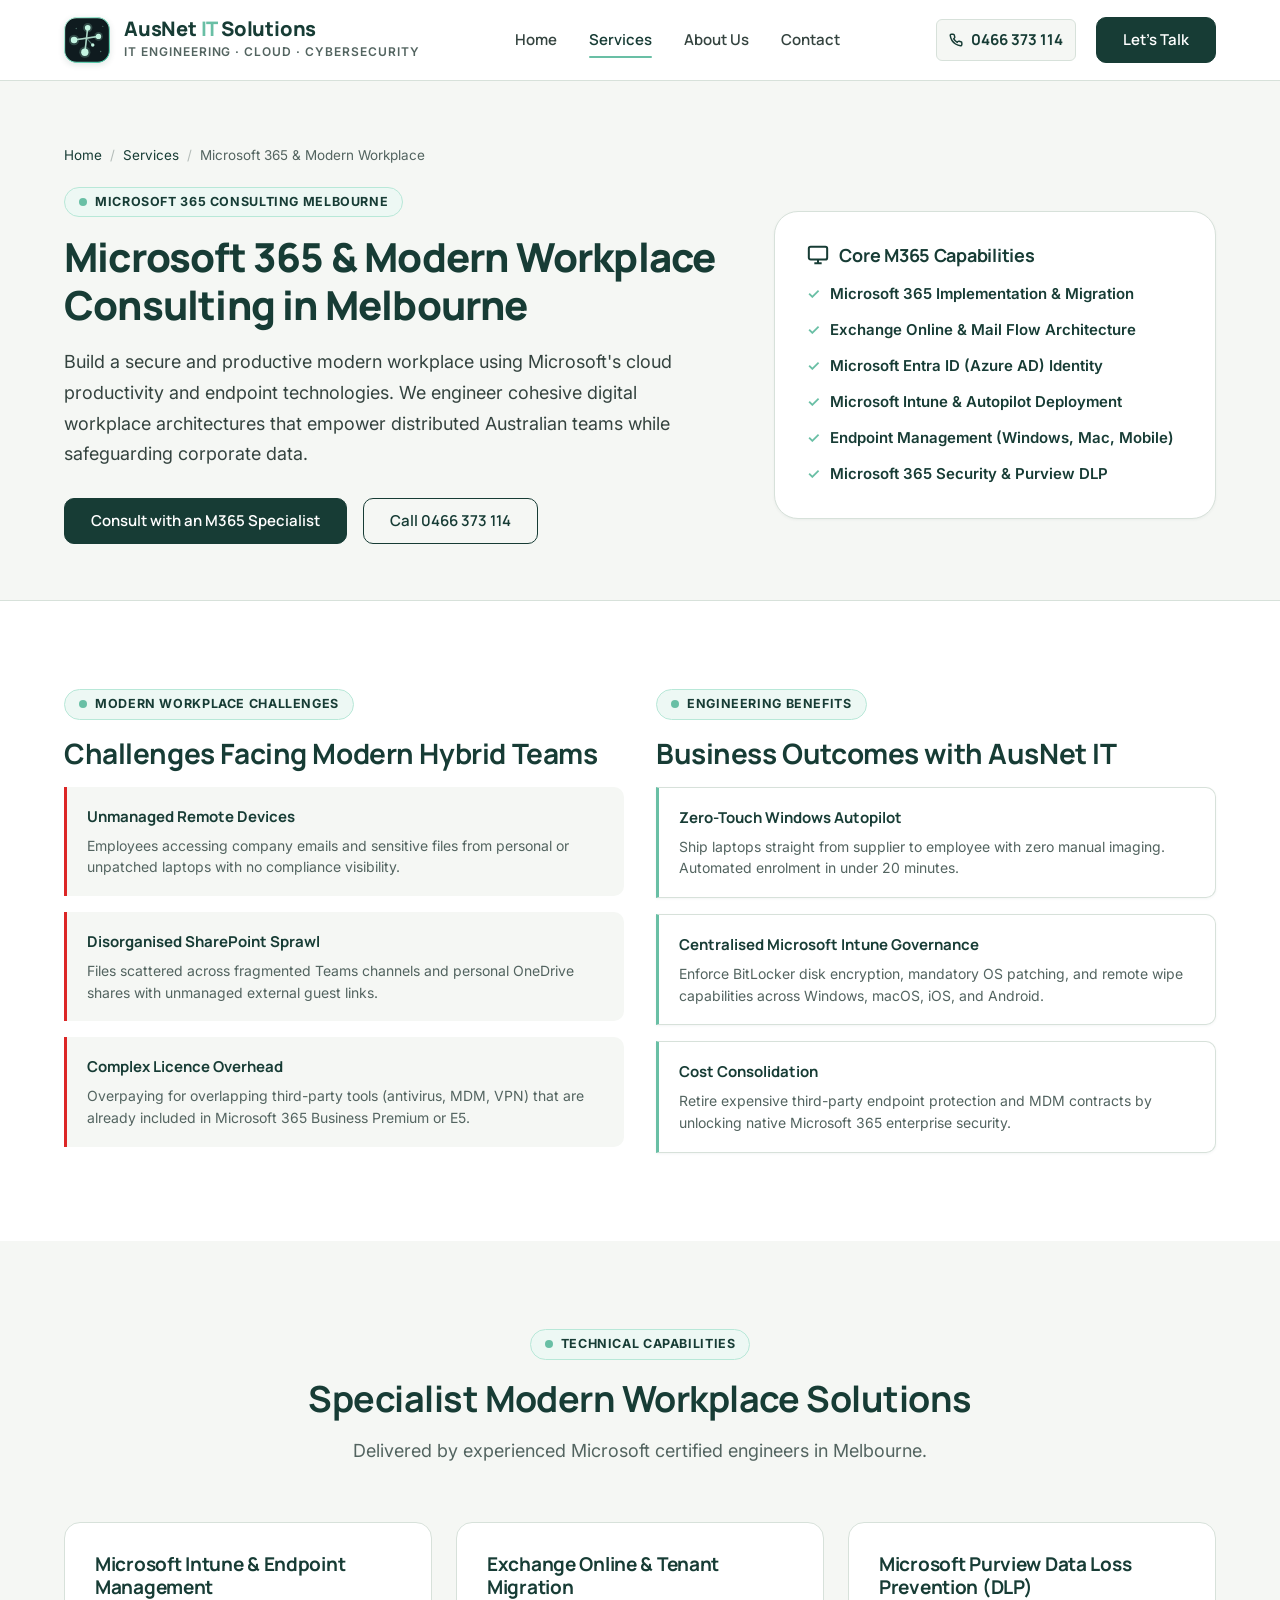
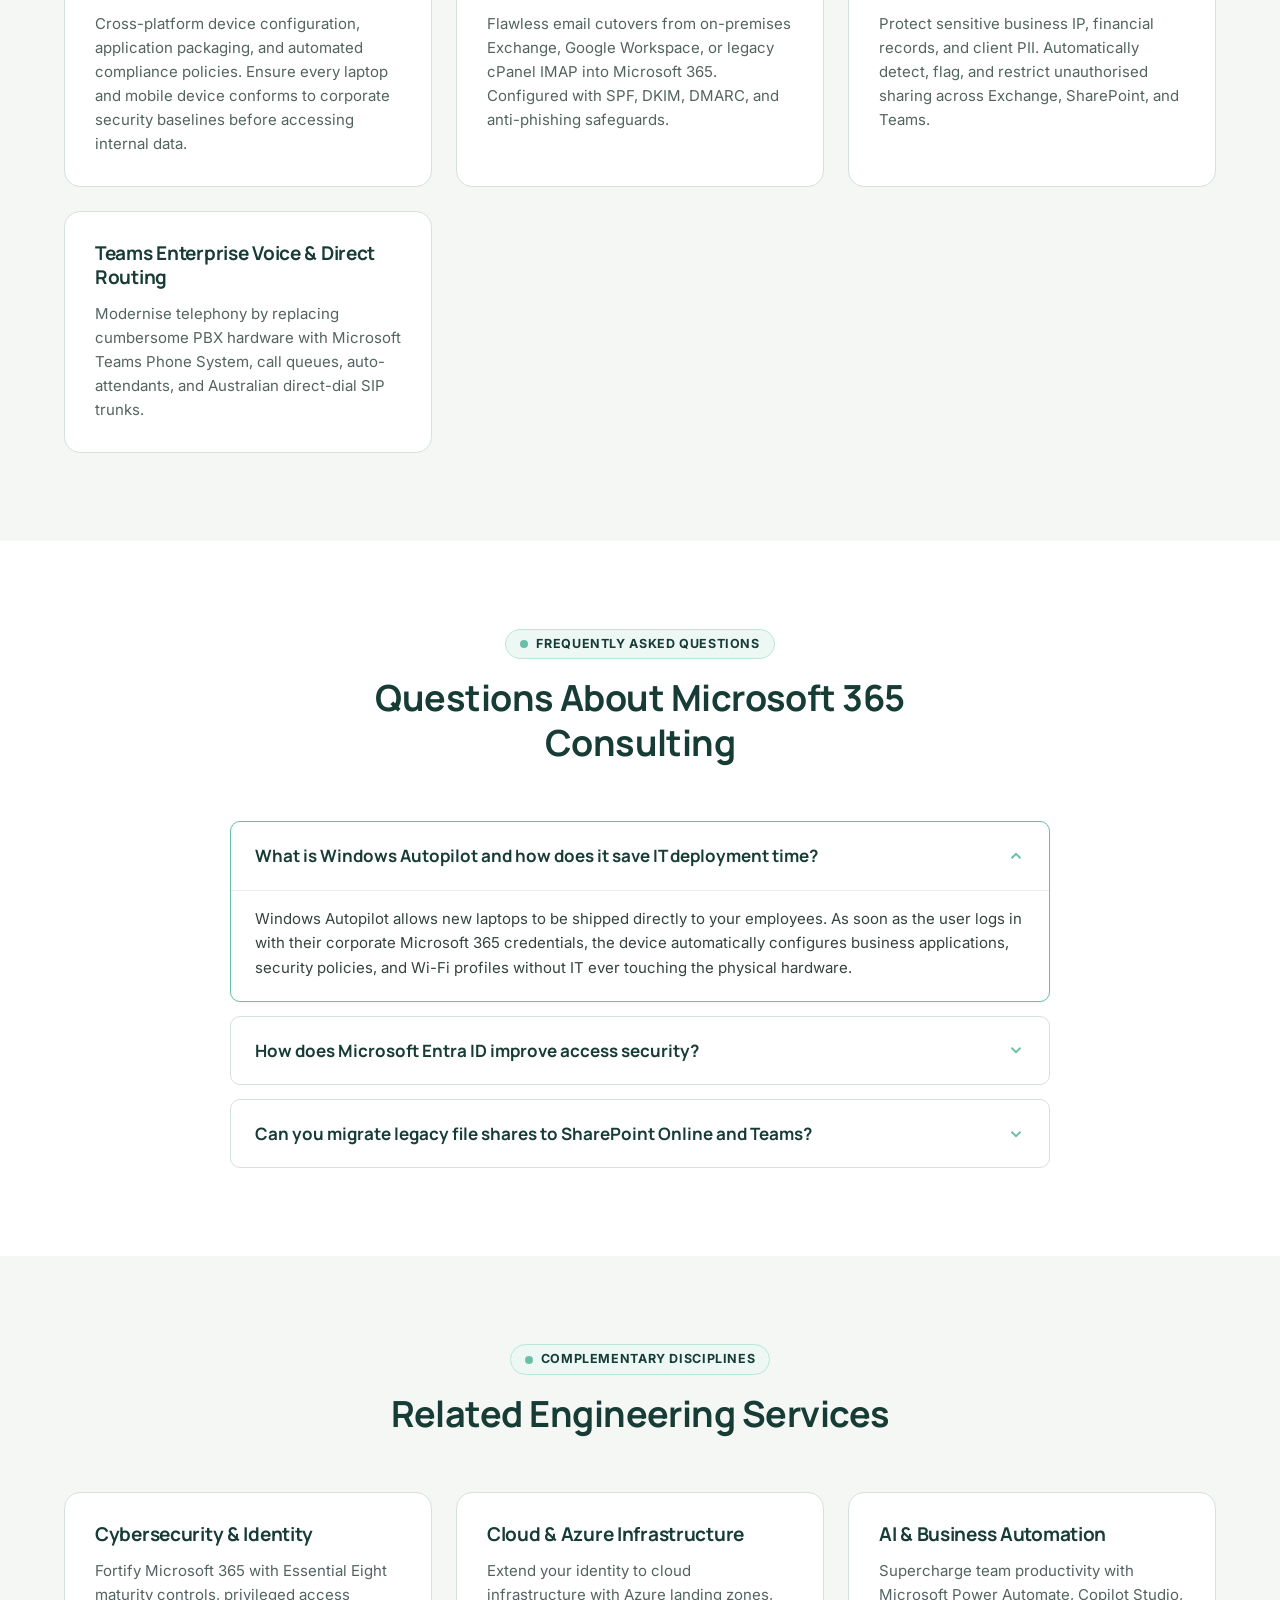
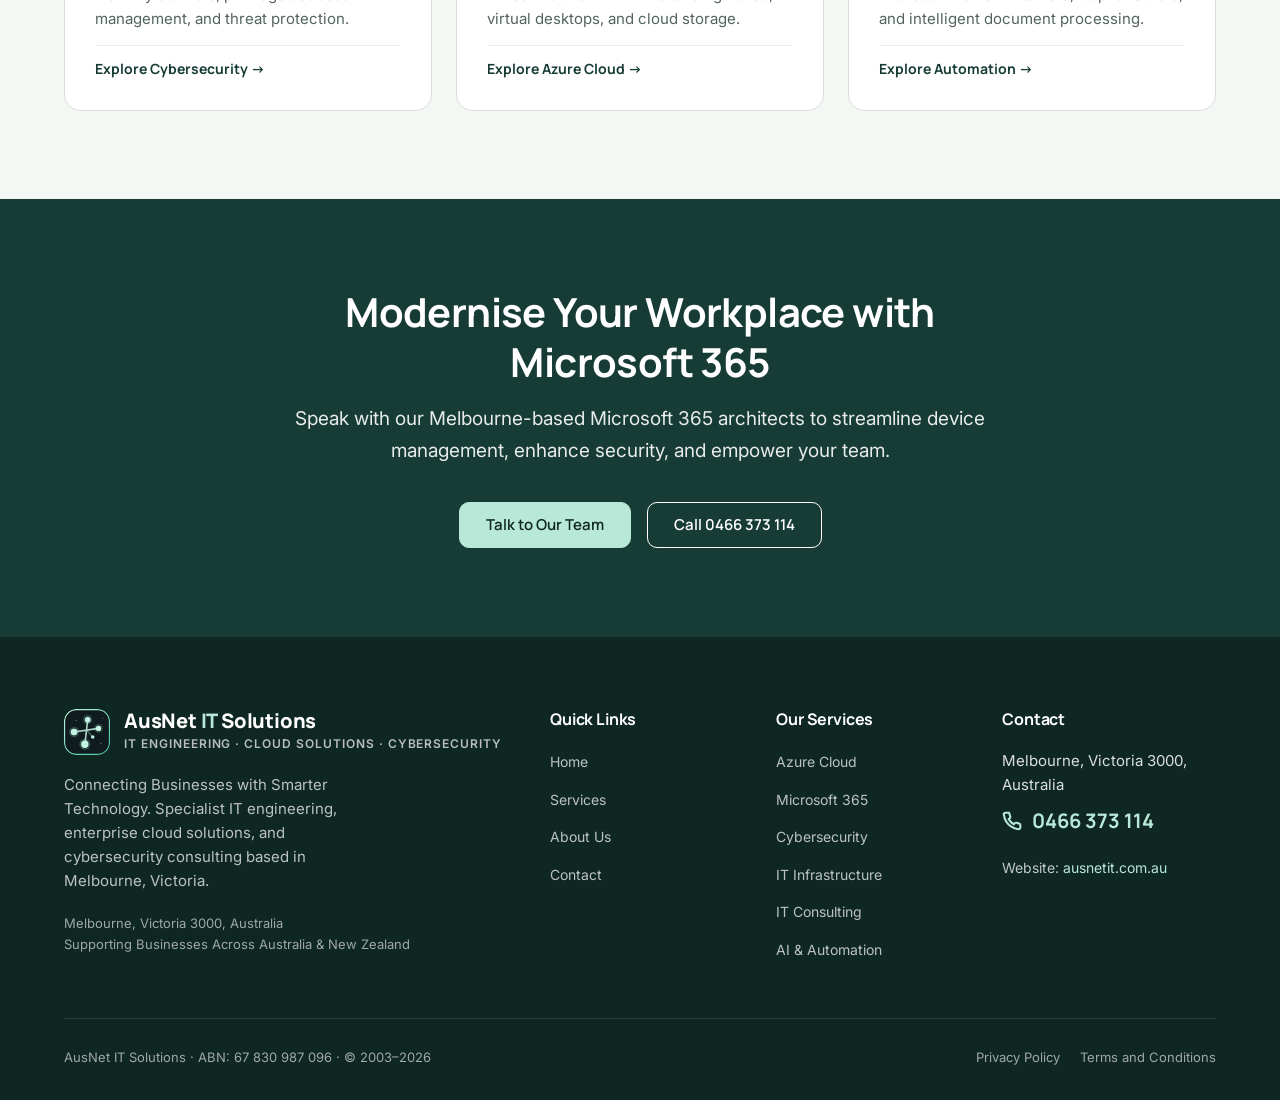
<file: services/microsoft-365.html>
<!DOCTYPE html>
<html lang="en-AU">
<head>
  <meta charset="UTF-8">
  <meta name="viewport" content="width=device-width, initial-scale=1.0">
  <title>Microsoft 365 Consulting Melbourne | AusNet IT</title>
  <meta name="description" content="Microsoft 365 consulting in Melbourne. Expert solutions for Entra ID, Exchange Online, Intune, endpoint management and modern workplace security.">
  <meta name="author" content="AusNet IT Solutions">
  <meta name="robots" content="index, follow">

  <!-- Open Graph -->
  <meta property="og:type" content="article">
  <meta property="og:url" content="https://ausnetit.com.au/services/microsoft-365.html">
  <meta property="og:title" content="Microsoft 365 Consulting Melbourne | AusNet IT">
  <meta property="og:description" content="Microsoft 365 consulting in Melbourne. Expert solutions for Entra ID, Exchange Online, Intune, endpoint management and modern workplace security.">
  <meta property="og:image" content="https://ausnetit.com.au/assets/logo/ausnet-icon.png">

  <!-- Favicons -->
  <link rel="icon" type="image/svg+xml" href="../favicon.svg">
  <link rel="icon" type="image/png" sizes="32x32" href="../favicon.png">
  <link rel="apple-touch-icon" href="../apple-touch-icon.png">
  <link rel="canonical" href="https://ausnetit.com.au/services/microsoft-365.html">
  <link rel="stylesheet" href="../css/style.css?v=2.1.0">

  <!-- Schema.org Structured Data -->
  <script type="application/ld+json">
  {
    "@context": "https://schema.org",
    "@graph": [
      {
        "@type": "BreadcrumbList",
        "itemListElement": [
          { "@type": "ListItem", "position": 1, "name": "Home", "item": "https://ausnetit.com.au/" },
          { "@type": "ListItem", "position": 2, "name": "Services", "item": "https://ausnetit.com.au/services/" },
          { "@type": "ListItem", "position": 3, "name": "Microsoft 365", "item": "https://ausnetit.com.au/services/microsoft-365.html" }
        ]
      },
      {
        "@type": "Service",
        "name": "Microsoft 365 & Modern Workplace Consulting Melbourne",
        "serviceType": "Cloud Productivity & Endpoint Management",
        "provider": {
          "@type": "Organization",
          "name": "AusNet IT Solutions",
          "telephone": "+61466373114",
          "url": "https://ausnetit.com.au/"
        },
        "areaServed": {
          "@type": "City",
          "name": "Melbourne"
        },
        "description": "Microsoft 365 implementation, Microsoft Intune endpoint management, Microsoft Entra ID identity governance, and Exchange Online migrations."
      },
      {
        "@type": "FAQPage",
        "mainEntity": [
          {
            "@type": "Question",
            "name": "What is Windows Autopilot and how does it save IT deployment time?",
            "acceptedAnswer": {
              "@type": "Answer",
              "text": "Windows Autopilot allows new laptops to be shipped directly to your employees. As soon as the user logs in with their corporate Microsoft 365 credentials, the device automatically configures business applications, security policies, and Wi-Fi profiles without IT ever touching the physical hardware."
            }
          },
          {
            "@type": "Question",
            "name": "How does Microsoft Entra ID improve access security?",
            "acceptedAnswer": {
              "@type": "Answer",
              "text": "Entra ID (formerly Azure Active Directory) centralises user identities, enforces Conditional Access policies (such as blocking logins from non-compliant devices or foreign countries), and mandates phishing-resistant MFA."
            }
          },
          {
            "@type": "Question",
            "name": "Can you migrate legacy file shares to SharePoint Online and Teams?",
            "acceptedAnswer": {
              "@type": "Answer",
              "text": "Yes. We perform structured data migrations: auditing permissions, flattening deep folder paths, configuring metadata, and applying Purview data loss prevention (DLP) to protect confidential files."
            }
          }
        ]
      }
    ]
  }
  </script>
</head>
<body id="top">

  <!-- Header -->
  <header class="site-header">
    <div class="container nav-container">
      <a href="../index.html" class="brand-logo-link" aria-label="AusNet IT Solutions - Home">
        <div class="logo-icon-wrapper">
          <img src="../assets/logo/ausnet-icon-static.svg" alt="AusNet IT Solutions Logo" width="46" height="46">
        </div>
        <div class="brand-text-block">
          <div class="brand-name">AusNet <span>IT</span> Solutions</div>
          <span class="brand-tagline-sub">IT Engineering · Cloud · Cybersecurity</span>
        </div>
      </a>

      <nav class="main-nav" aria-label="Primary Navigation">
        <ul class="nav-list">
          <li><a href="../index.html" class="nav-link">Home</a></li>
          <li><a href="index.html" class="nav-link active">Services</a></li>
          <li><a href="../about.html" class="nav-link">About Us</a></li>
          <li><a href="../contact.html" class="nav-link">Contact</a></li>
        </ul>
      </nav>

      <div class="header-actions">
        <a href="tel:+61466373114" class="nav-phone-cta">
          <svg width="14" height="14" viewBox="0 0 24 24" fill="none" stroke="currentColor" stroke-width="2.5"><path d="M22 16.92v3a2 2 0 0 1-2.18 2 19.79 19.79 0 0 1-8.63-3.07 19.5 19.5 0 0 1-6-6 19.79 19.79 0 0 1-3.07-8.67A2 2 0 0 1 4.11 2h3a2 2 0 0 1 2 1.72 12.84 12.84 0 0 0 .7 2.81 2 2 0 0 1-.45 2.11L8.09 9.91a16 16 0 0 0 6 6l1.27-1.27a2 2 0 0 1 2.11-.45 12.84 12.84 0 0 0 2.81.7A2 2 0 0 1 22 16.92z"></path></svg>
          <span class="nav-phone-text">0466 373 114</span>
        </a>
        <a href="../contact.html" class="btn btn-primary">
          Let's Talk
        </a>
        <button class="mobile-menu-toggle" aria-label="Toggle navigation menu" aria-expanded="false">
          <svg width="24" height="24" viewBox="0 0 24 24" fill="none" stroke="currentColor" stroke-width="2"><line x1="3" y1="12" x2="21" y2="12"></line><line x1="3" y1="6" x2="21" y2="6"></line><line x1="3" y1="18" x2="21" y2="18"></line></svg>
        </button>
      </div>
    </div>
  </header>

  <main>
    <!-- Breadcrumbs & Service Hero -->
    <section class="service-hero-header">
      <div class="container">
        <nav class="breadcrumbs" aria-label="Breadcrumb">
          <a href="../index.html">Home</a>
          <span class="breadcrumbs-sep">/</span>
          <a href="index.html">Services</a>
          <span class="breadcrumbs-sep">/</span>
          <span>Microsoft 365 &amp; Modern Workplace</span>
        </nav>

        <div class="service-hero-layout">
          <div>
            <div class="eyebrow">
              <span class="eyebrow-dot"></span>
              Microsoft 365 Consulting Melbourne
            </div>
            <h1 class="service-hero-title">
              Microsoft 365 &amp; Modern Workplace Consulting in Melbourne
            </h1>
            <p style="font-size:1.125rem; color:var(--color-charcoal); line-height:1.7; margin-bottom:28px;">
              Build a secure and productive modern workplace using Microsoft's cloud productivity and endpoint technologies. We engineer cohesive digital workplace architectures that empower distributed Australian teams while safeguarding corporate data.
            </p>
            <div style="display:flex; gap:16px; flex-wrap:wrap;">
              <a href="../contact.html" class="btn btn-primary">
                Consult with an M365 Specialist
              </a>
              <a href="tel:+61466373114" class="btn btn-secondary">
                Call 0466 373 114
              </a>
            </div>
          </div>

          <div class="service-overview-box">
            <h2 class="service-overview-title">
              <svg width="22" height="22" viewBox="0 0 24 24" fill="none" stroke="currentColor" stroke-width="2.2"><rect x="2" y="3" width="20" height="14" rx="2"></rect><line x1="8" y1="21" x2="16" y2="21"></line><line x1="12" y1="17" x2="12" y2="21"></line></svg>
              Core M365 Capabilities
            </h2>
            <ul style="display:flex; flex-direction:column; gap:12px;">
              <li style="display:flex; align-items:center; gap:10px; font-size:0.9375rem; font-weight:600; color:var(--color-forest);">
                <span style="color:var(--color-sage);">✓</span> Microsoft 365 Implementation &amp; Migration
              </li>
              <li style="display:flex; align-items:center; gap:10px; font-size:0.9375rem; font-weight:600; color:var(--color-forest);">
                <span style="color:var(--color-sage);">✓</span> Exchange Online &amp; Mail Flow Architecture
              </li>
              <li style="display:flex; align-items:center; gap:10px; font-size:0.9375rem; font-weight:600; color:var(--color-forest);">
                <span style="color:var(--color-sage);">✓</span> Microsoft Entra ID (Azure AD) Identity
              </li>
              <li style="display:flex; align-items:center; gap:10px; font-size:0.9375rem; font-weight:600; color:var(--color-forest);">
                <span style="color:var(--color-sage);">✓</span> Microsoft Intune &amp; Autopilot Deployment
              </li>
              <li style="display:flex; align-items:center; gap:10px; font-size:0.9375rem; font-weight:600; color:var(--color-forest);">
                <span style="color:var(--color-sage);">✓</span> Endpoint Management (Windows, Mac, Mobile)
              </li>
              <li style="display:flex; align-items:center; gap:10px; font-size:0.9375rem; font-weight:600; color:var(--color-forest);">
                <span style="color:var(--color-sage);">✓</span> Microsoft 365 Security &amp; Purview DLP
              </li>
            </ul>
          </div>
        </div>
      </div>
    </section>

    <!-- Challenges & Benefits -->
    <section class="section">
      <div class="container">
        <div class="two-col-grid">
          <div>
            <div class="eyebrow"><span class="eyebrow-dot"></span> Modern Workplace Challenges</div>
            <h2 style="font-size:1.75rem; margin-bottom:16px;">Challenges Facing Modern Hybrid Teams</h2>
            <div class="challenges-list">
              <div class="challenge-item">
                <div class="challenge-title">Unmanaged Remote Devices</div>
                <div class="challenge-desc">Employees accessing company emails and sensitive files from personal or unpatched laptops with no compliance visibility.</div>
              </div>
              <div class="challenge-item">
                <div class="challenge-title">Disorganised SharePoint Sprawl</div>
                <div class="challenge-desc">Files scattered across fragmented Teams channels and personal OneDrive shares with unmanaged external guest links.</div>
              </div>
              <div class="challenge-item">
                <div class="challenge-title">Complex Licence Overhead</div>
                <div class="challenge-desc">Overpaying for overlapping third-party tools (antivirus, MDM, VPN) that are already included in Microsoft 365 Business Premium or E5.</div>
              </div>
            </div>
          </div>

          <div>
            <div class="eyebrow"><span class="eyebrow-dot"></span> Engineering Benefits</div>
            <h2 style="font-size:1.75rem; margin-bottom:16px;">Business Outcomes with AusNet IT</h2>
            <div class="benefits-list">
              <div class="benefit-item">
                <div class="benefit-title">Zero-Touch Windows Autopilot</div>
                <div class="benefit-desc">Ship laptops straight from supplier to employee with zero manual imaging. Automated enrolment in under 20 minutes.</div>
              </div>
              <div class="benefit-item">
                <div class="benefit-title">Centralised Microsoft Intune Governance</div>
                <div class="benefit-desc">Enforce BitLocker disk encryption, mandatory OS patching, and remote wipe capabilities across Windows, macOS, iOS, and Android.</div>
              </div>
              <div class="benefit-item">
                <div class="benefit-title">Cost Consolidation</div>
                <div class="benefit-desc">Retire expensive third-party endpoint protection and MDM contracts by unlocking native Microsoft 365 enterprise security.</div>
              </div>
            </div>
          </div>
        </div>
      </div>
    </section>

    <!-- Technical Capabilities -->
    <section class="section section-warm">
      <div class="container">
        <div class="section-header">
          <div class="eyebrow"><span class="eyebrow-dot"></span> Technical Capabilities</div>
          <h2 class="section-title">Specialist Modern Workplace Solutions</h2>
          <p class="section-subtitle">Delivered by experienced Microsoft certified engineers in Melbourne.</p>
        </div>

        <div style="display:grid; grid-template-columns:repeat(auto-fit, minmax(320px, 1fr)); gap:24px;">
          <div class="spec-card">
            <h3 class="spec-title">Microsoft Intune &amp; Endpoint Management</h3>
            <p class="spec-desc">
              Cross-platform device configuration, application packaging, and automated compliance policies. Ensure every laptop and mobile device conforms to corporate security baselines before accessing internal data.
            </p>
          </div>
          <div class="spec-card">
            <h3 class="spec-title">Exchange Online &amp; Tenant Migration</h3>
            <p class="spec-desc">
              Flawless email cutovers from on-premises Exchange, Google Workspace, or legacy cPanel IMAP into Microsoft 365. Configured with SPF, DKIM, DMARC, and anti-phishing safeguards.
            </p>
          </div>
          <div class="spec-card">
            <h3 class="spec-title">Microsoft Purview Data Loss Prevention (DLP)</h3>
            <p class="spec-desc">
              Protect sensitive business IP, financial records, and client PII. Automatically detect, flag, and restrict unauthorised sharing across Exchange, SharePoint, and Teams.
            </p>
          </div>
          <div class="spec-card">
            <h3 class="spec-title">Teams Enterprise Voice &amp; Direct Routing</h3>
            <p class="spec-desc">
              Modernise telephony by replacing cumbersome PBX hardware with Microsoft Teams Phone System, call queues, auto-attendants, and Australian direct-dial SIP trunks.
            </p>
          </div>
        </div>
      </div>
    </section>

    <!-- FAQs -->
    <section class="section">
      <div class="container">
        <div class="section-header">
          <div class="eyebrow"><span class="eyebrow-dot"></span> Frequently Asked Questions</div>
          <h2 class="section-title">Questions About Microsoft 365 Consulting</h2>
        </div>

        <div class="faq-list">
          <details class="faq-item" open>
            <summary class="faq-question">
              <span>What is Windows Autopilot and how does it save IT deployment time?</span>
              <svg class="faq-chevron" viewBox="0 0 24 24" fill="none" stroke="currentColor" stroke-width="2.5"><polyline points="6 9 12 15 18 9"></polyline></svg>
            </summary>
            <div class="faq-answer">
              Windows Autopilot allows new laptops to be shipped directly to your employees. As soon as the user logs in with their corporate Microsoft 365 credentials, the device automatically configures business applications, security policies, and Wi-Fi profiles without IT ever touching the physical hardware.
            </div>
          </details>

          <details class="faq-item">
            <summary class="faq-question">
              <span>How does Microsoft Entra ID improve access security?</span>
              <svg class="faq-chevron" viewBox="0 0 24 24" fill="none" stroke="currentColor" stroke-width="2.5"><polyline points="6 9 12 15 18 9"></polyline></svg>
            </summary>
            <div class="faq-answer">
              Entra ID (formerly Azure Active Directory) centralises user identities, enforces Conditional Access policies (such as blocking logins from non-compliant devices or foreign countries), and mandates phishing-resistant MFA.
            </div>
          </details>

          <details class="faq-item">
            <summary class="faq-question">
              <span>Can you migrate legacy file shares to SharePoint Online and Teams?</span>
              <svg class="faq-chevron" viewBox="0 0 24 24" fill="none" stroke="currentColor" stroke-width="2.5"><polyline points="6 9 12 15 18 9"></polyline></svg>
            </summary>
            <div class="faq-answer">
              Yes. We perform structured data migrations: auditing permissions, flattening deep folder paths, configuring metadata, and applying Purview data loss prevention (DLP) to protect confidential files.
            </div>
          </details>
        </div>
      </div>
    </section>

    <!-- Related Services -->
    <section class="section section-warm">
      <div class="container">
        <div class="section-header">
          <div class="eyebrow"><span class="eyebrow-dot"></span> Complementary Disciplines</div>
          <h2 class="section-title">Related Engineering Services</h2>
        </div>
        <div class="related-services-grid">
          <div class="spec-card">
            <h3 class="spec-title">Cybersecurity &amp; Identity</h3>
            <p class="spec-desc">Fortify Microsoft 365 with Essential Eight maturity controls, privileged access management, and threat protection.</p>
            <a href="cybersecurity.html" class="service-learn-more" style="margin-top:14px;">Explore Cybersecurity &rarr;</a>
          </div>
          <div class="spec-card">
            <h3 class="spec-title">Cloud &amp; Azure Infrastructure</h3>
            <p class="spec-desc">Extend your identity to cloud infrastructure with Azure landing zones, virtual desktops, and cloud storage.</p>
            <a href="azure-cloud-consulting.html" class="service-learn-more" style="margin-top:14px;">Explore Azure Cloud &rarr;</a>
          </div>
          <div class="spec-card">
            <h3 class="spec-title">AI &amp; Business Automation</h3>
            <p class="spec-desc">Supercharge team productivity with Microsoft Power Automate, Copilot Studio, and intelligent document processing.</p>
            <a href="ai-automation.html" class="service-learn-more" style="margin-top:14px;">Explore Automation &rarr;</a>
          </div>
        </div>
      </div>
    </section>

    <!-- Bottom CTA Banner -->
    <section class="section section-forest" style="text-align:center;">
      <div class="container" style="max-width:760px; margin:0 auto;">
        <h2 style="font-size:2.5rem; margin-bottom:16px; color:#ffffff;">Modernise Your Workplace with Microsoft 365</h2>
        <p style="font-size:1.1875rem; opacity:0.9; line-height:1.65; margin-bottom:36px;">
          Speak with our Melbourne-based Microsoft 365 architects to streamline device management, enhance security, and empower your team.
        </p>
        <div style="display:flex; justify-content:center; gap:16px; flex-wrap:wrap;">
          <a href="../contact.html" class="btn btn-mint">
            Talk to Our Team
          </a>
          <a href="tel:+61466373114" class="btn btn-secondary" style="border-color:#ffffff; color:#ffffff;">
            Call 0466 373 114
          </a>
        </div>
      </div>
    </section>
  </main>

  <!-- Footer -->
  <footer class="site-footer">
    <div class="container">
      <div class="footer-grid">
        <div class="footer-brand-col">
          <a href="../index.html" class="brand-logo-link" style="color:var(--color-pure-white);">
            <div class="logo-icon-wrapper">
              <img src="../assets/logo/ausnet-icon-static.svg" alt="AusNet IT Solutions Logo" width="46" height="46">
            </div>
            <div class="brand-text-block">
              <div class="brand-name" style="color:#ffffff;">AusNet <span style="color:#B8E8D8;">IT</span> Solutions</div>
              <span class="brand-tagline-sub" style="color:rgba(255,255,255,0.7);">IT Engineering · Cloud Solutions · Cybersecurity</span>
            </div>
          </a>
          <p>
            Connecting Businesses with Smarter Technology. Specialist IT engineering, enterprise cloud solutions, and cybersecurity consulting based in Melbourne, Victoria.
          </p>
          <div class="footer-meta-info">
            Melbourne, Victoria 3000, Australia<br>
            Supporting Businesses Across Australia &amp; New Zealand
          </div>
        </div>

        <div>
          <h4 class="footer-col-title">Quick Links</h4>
          <ul class="footer-nav-list">
            <li><a href="../index.html">Home</a></li>
            <li><a href="index.html">Services</a></li>
            <li><a href="../about.html">About Us</a></li>
            <li><a href="../contact.html">Contact</a></li>
          </ul>
        </div>

        <div>
          <h4 class="footer-col-title">Our Services</h4>
          <ul class="footer-nav-list">
            <li><a href="azure-cloud-consulting.html">Azure Cloud</a></li>
            <li><a href="microsoft-365.html">Microsoft 365</a></li>
            <li><a href="cybersecurity.html">Cybersecurity</a></li>
            <li><a href="it-infrastructure.html">IT Infrastructure</a></li>
            <li><a href="it-consulting.html">IT Consulting</a></li>
            <li><a href="ai-automation.html">AI &amp; Automation</a></li>
          </ul>
        </div>

        <div>
          <h4 class="footer-col-title">Contact</h4>
          <p style="color:rgba(255,255,255,0.85); font-size:0.9375rem; margin-bottom:8px;">
            Melbourne, Victoria 3000, Australia
          </p>
          <a href="tel:+61466373114" class="footer-phone-cta">
            <svg width="20" height="20" viewBox="0 0 24 24" fill="none" stroke="currentColor" stroke-width="2.5"><path d="M22 16.92v3a2 2 0 0 1-2.18 2 19.79 19.79 0 0 1-8.63-3.07 19.5 19.5 0 0 1-6-6 19.79 19.79 0 0 1-3.07-8.67A2 2 0 0 1 4.11 2h3a2 2 0 0 1 2 1.72 12.84 12.84 0 0 0 .7 2.81 2 2 0 0 1-.45 2.11L8.09 9.91a16 16 0 0 0 6 6l1.27-1.27a2 2 0 0 1 2.11-.45 12.84 12.84 0 0 0 2.81.7A2 2 0 0 1 22 16.92z"></path></svg>
            0466 373 114
          </a>
          <p style="color:rgba(255,255,255,0.75); font-size:0.875rem; margin-top:8px;">
            Website: <a href="https://ausnetit.com.au" style="color:#B8E8D8;">ausnetit.com.au</a>
          </p>
        </div>
      </div>

      <div class="footer-bottom-bar">
        <div>AusNet IT Solutions &middot; ABN: 67 830 987 096 &middot; &copy; 2003&ndash;2026</div>
        <div class="footer-legal-links">
          <a href="../privacy-policy.html">Privacy Policy</a>
          <a href="../terms-and-conditions.html">Terms and Conditions</a>
        </div>
      </div>
    </div>
  </footer>

  <script src="../js/main.js"></script>
</body>
</html>
</file>
<file: css/style.css>
/* ==========================================================================
   AUSNET IT SOLUTIONS – OFFICIAL STYLESHEET
   Brand Direction: IT Engineering. Cloud Solutions. Cybersecurity.
   Colour Palette:
     - Deep forest green: #173C35
     - Sage green:        #69BFA5
     - Soft mint:         #B8E8D8
     - Warm off-white:    #F5F7F4
     - Light grey:        #E9EFEB
     - Charcoal:          #34433F
   ========================================================================== */

@import url('https://fonts.googleapis.com/css2?family=Inter:wght@400;500;600;700&family=Manrope:wght@500;600;700;800&display=swap');

:root {
  /* Brand Palette */
  --color-forest: #173C35;
  --color-secondary-green: #267F69;
  --color-forest-dark: #0f2722;
  --color-forest-light: #235249;
  --color-sage: #69BFA5;
  --color-sage-soft: #85ceb9;
  --color-sage-bg: #edf8f4;
  --color-mint: #B8E8D8;
  --color-mint-soft: #d2f2e7;
  --color-mint-light: #f2fbf7;
  --color-warm-white: #F5F7F4;
  --color-pure-white: #FFFFFF;
  --color-light-grey: #E9EFEB;
  --color-border: #D7E1DA;
  --color-border-subtle: #E2EAE5;
  --color-charcoal: #34433F;
  --color-charcoal-muted: #536460;
  --color-charcoal-light: #6e807c;

  /* Typography */
  --font-heading: 'Manrope', -apple-system, BlinkMacSystemFont, 'Segoe UI', Roboto, sans-serif;
  --font-body: 'Inter', -apple-system, BlinkMacSystemFont, 'Segoe UI', Roboto, sans-serif;

  /* Spacing */
  --container-max: 1200px;
  --container-pad: 24px;
  --section-pad-y: 88px;
  --radius-sm: 6px;
  --radius-md: 10px;
  --radius-lg: 16px;
  --radius-xl: 24px;
  --radius-full: 9999px;

  /* Shadows (Natural, Restrained) */
  --shadow-sm: 0 1px 3px rgba(23, 60, 53, 0.05);
  --shadow-md: 0 4px 12px rgba(23, 60, 53, 0.06);
  --shadow-lg: 0 10px 28px rgba(23, 60, 53, 0.08);
  --shadow-hover: 0 12px 32px rgba(23, 60, 53, 0.12);

  /* Transitions */
  --transition-fast: 0.15s ease;
  --transition-base: 0.25s ease;
  --transition-smooth: 0.35s cubic-bezier(0.16, 1, 0.3, 1);
}

/* Base & Reset */
*, *::before, *::after {
  box-sizing: border-box;
  margin: 0;
  padding: 0;
}

html {
  font-size: 16px;
  scroll-behavior: smooth;
  -webkit-text-size-adjust: 100%;
}

body {
  font-family: var(--font-body);
  font-size: 1rem;
  line-height: 1.6;
  color: var(--color-charcoal);
  background-color: var(--color-pure-white);
  -webkit-font-smoothing: antialiased;
  -moz-osx-font-smoothing: grayscale;
}

img, svg {
  display: block;
  max-width: 100%;
}

a {
  color: inherit;
  text-decoration: none;
  transition: color var(--transition-fast);
}

button, input, textarea, select {
  font: inherit;
  color: inherit;
}

ul, ol {
  list-style: none;
}

/* Accessibility Focus States */
:focus-visible {
  outline: 2px solid var(--color-sage);
  outline-offset: 3px;
}

/* Layout Utilities */
.container {
  width: 100%;
  max-width: var(--container-max);
  margin-left: auto;
  margin-right: auto;
  padding-left: var(--container-pad);
  padding-right: var(--container-pad);
}

.section {
  padding-top: var(--section-pad-y);
  padding-bottom: var(--section-pad-y);
}

.section-warm {
  background-color: var(--color-warm-white);
}

.section-grey {
  background-color: var(--color-light-grey);
}

.section-forest {
  background-color: var(--color-forest);
  color: var(--color-pure-white);
}

/* Typography Hierarchy */
h1, h2, h3, h4, h5, h6 {
  font-family: var(--font-heading);
  color: var(--color-forest);
  font-weight: 700;
  line-height: 1.25;
  letter-spacing: -0.015em;
}

.section-forest h1,
.section-forest h2,
.section-forest h3,
.section-forest h4 {
  color: var(--color-pure-white);
}

.eyebrow {
  display: inline-flex;
  align-items: center;
  gap: 8px;
  font-size: 0.78125rem;
  font-weight: 700;
  text-transform: uppercase;
  letter-spacing: 0.05em;
  color: var(--color-forest);
  background-color: var(--color-sage-bg);
  border: 1px solid var(--color-mint);
  padding: 6px 14px;
  border-radius: var(--radius-full);
  margin-bottom: 16px;
  line-height: 1.35;
  max-width: 100%;
}

.eyebrow-text-mobile {
  display: none;
}

.desktop-only {
  display: inline;
}

/* Page & Service Hero Titles */
.page-hero-title {
  font-family: var(--font-heading);
  font-size: clamp(1.875rem, 5vw, 2.75rem);
  font-weight: 800;
  line-height: 1.2;
  letter-spacing: -0.02em;
  color: var(--color-forest);
  margin-bottom: 16px;
}

.service-hero-title {
  font-family: var(--font-heading);
  font-size: clamp(1.75rem, 4.5vw, 2.5rem);
  font-weight: 800;
  line-height: 1.2;
  letter-spacing: -0.02em;
  color: var(--color-forest);
  margin-bottom: 18px;
}

.eyebrow-dot {
  width: 8px;
  height: 8px;
  border-radius: 50%;
  background-color: var(--color-sage);
  display: inline-block;
  flex-shrink: 0;
}

.section-header {
  text-align: center;
  max-width: 680px;
  margin: 0 auto 56px auto;
}

.section-header.text-left {
  text-align: left;
  margin-left: 0;
}

.section-title {
  font-size: 2.25rem;
  font-weight: 700;
  margin-bottom: 16px;
}

.section-subtitle {
  font-size: 1.125rem;
  line-height: 1.6;
  color: var(--color-charcoal-muted);
}

.section-forest .section-subtitle {
  color: rgba(255, 255, 255, 0.82);
}

/* Buttons */
.btn {
  display: inline-flex;
  align-items: center;
  justify-content: center;
  gap: 10px;
  font-family: var(--font-heading);
  font-weight: 600;
  font-size: 0.9375rem;
  line-height: 1.2;
  padding: 13px 26px;
  border-radius: var(--radius-md);
  border: 1px solid transparent;
  cursor: pointer;
  transition: all var(--transition-base);
  text-align: center;
}

.btn-primary {
  background-color: var(--color-forest);
  color: var(--color-pure-white);
  border-color: var(--color-forest);
}

.btn-primary:hover {
  background-color: var(--color-forest-dark);
  border-color: var(--color-forest-dark);
  color: var(--color-mint);
  transform: translateY(-1px);
  box-shadow: var(--shadow-md);
}

.btn-secondary {
  background-color: transparent;
  color: var(--color-forest);
  border-color: var(--color-forest);
}

.btn-secondary:hover {
  background-color: var(--color-forest);
  color: var(--color-pure-white);
  transform: translateY(-1px);
}

.btn-mint {
  background-color: var(--color-mint);
  color: var(--color-forest-dark);
  border-color: var(--color-mint);
}

.btn-mint:hover {
  background-color: var(--color-sage);
  border-color: var(--color-sage);
  color: var(--color-forest-dark);
}

.btn-sm {
  padding: 9px 18px;
  font-size: 0.875rem;
}

.btn-icon {
  display: inline-flex;
  transition: transform var(--transition-fast);
}

.btn:hover .btn-icon {
  transform: translateX(3px);
}

/* Top Trust Bar */
.top-bar {
  background-color: var(--color-forest-dark);
  color: rgba(255, 255, 255, 0.88);
  font-size: 0.8125rem;
  padding: 8px 0;
  border-bottom: 1px solid rgba(255, 255, 255, 0.08);
}

.top-bar-inner {
  display: flex;
  align-items: center;
  justify-content: space-between;
  flex-wrap: wrap;
  gap: 12px;
}

.top-bar-trust {
  display: flex;
  align-items: center;
  gap: 16px;
}

.top-bar-badge {
  display: inline-flex;
  align-items: center;
  gap: 6px;
  color: var(--color-mint);
  font-weight: 500;
}

.top-bar-contact {
  display: flex;
  align-items: center;
  gap: 20px;
}

.top-phone-link {
  display: inline-flex;
  align-items: center;
  gap: 6px;
  color: var(--color-pure-white);
  font-weight: 600;
  letter-spacing: 0.02em;
}

.top-phone-link:hover {
  color: var(--color-mint);
}

/* Site Header */
.site-header {
  position: sticky;
  top: 0;
  z-index: 1000;
  background-color: rgba(255, 255, 255, 0.98);
  backdrop-filter: blur(10px);
  -webkit-backdrop-filter: blur(10px);
  border-bottom: 1px solid var(--color-border);
  transition: all var(--transition-base);
}

.site-header.scrolled {
  box-shadow: var(--shadow-sm);
  background-color: rgba(255, 255, 255, 0.98);
}

.nav-container {
  display: flex;
  align-items: center;
  justify-content: space-between;
  height: 80px;
}

/* Brand Logo Component */
.brand-logo-link {
  display: flex;
  align-items: center;
  gap: 14px;
  text-decoration: none;
}

.logo-icon-wrapper {
  width: 46px;
  height: 46px;
  border-radius: 12px;
  overflow: hidden;
  display: flex;
  align-items: center;
  justify-content: center;
  flex-shrink: 0;
  box-shadow: 0 2px 6px rgba(23, 60, 53, 0.12);
  transition: transform var(--transition-base);
}

.brand-logo-link:hover .logo-icon-wrapper {
  transform: scale(1.04);
}

.logo-icon-wrapper img,
.logo-icon-wrapper svg {
  width: 100%;
  height: 100%;
}

.brand-text-block {
  display: flex;
  flex-direction: column;
}

.brand-name {
  font-family: var(--font-heading);
  font-weight: 800;
  font-size: 1.25rem;
  line-height: 1.1;
  color: var(--color-forest);
  letter-spacing: -0.01em;
  white-space: nowrap;
}

.brand-name span {
  color: var(--color-sage);
}

.brand-tagline-sub {
  font-size: 0.75rem;
  font-weight: 600;
  letter-spacing: 0.08em;
  text-transform: uppercase;
  color: var(--color-charcoal-muted);
  margin-top: 2px;
  white-space: nowrap;
}

/* Navigation Links */
.main-nav {
  display: flex;
  align-items: center;
}

.nav-list {
  display: flex;
  align-items: center;
  gap: 32px;
}

.nav-link {
  font-family: var(--font-heading);
  font-weight: 600;
  font-size: 0.9375rem;
  color: var(--color-charcoal);
  position: relative;
  padding: 8px 0;
  transition: color var(--transition-fast);
}

.nav-link::after {
  content: '';
  position: absolute;
  bottom: 0;
  left: 0;
  width: 0;
  height: 2px;
  background-color: var(--color-sage);
  transition: width var(--transition-base);
  border-radius: 2px;
}

.nav-link:hover,
.nav-link.active {
  color: var(--color-forest);
}

.nav-link:hover::after,
.nav-link.active::after {
  width: 100%;
}

/* Header Action Group */
.header-actions {
  display: flex;
  align-items: center;
  gap: 20px;
}

.nav-phone-cta {
  display: flex;
  align-items: center;
  gap: 8px;
  font-family: var(--font-heading);
  font-weight: 700;
  font-size: 0.9375rem;
  color: var(--color-forest);
  padding: 8px 12px;
  border-radius: var(--radius-sm);
  background-color: var(--color-warm-white);
  border: 1px solid var(--color-border);
  transition: all var(--transition-fast);
}

.nav-phone-cta:hover {
  background-color: var(--color-mint-light);
  border-color: var(--color-sage);
  color: var(--color-forest-dark);
}

.mobile-menu-toggle {
  display: none;
  background: none;
  border: none;
  padding: 8px;
  color: var(--color-forest);
  cursor: pointer;
}

/* Hero Section */
.hero-section {
  position: relative;
  background-color: var(--color-warm-white);
  padding: 96px 0 88px 0;
  overflow: hidden;
  border-bottom: 1px solid var(--color-border-subtle);
}

.hero-grid {
  display: grid;
  grid-template-columns: 1.15fr 0.85fr;
  align-items: center;
  gap: 56px;
  position: relative;
  z-index: 2;
}

.hero-content {
  max-width: 640px;
}

.hero-headline {
  font-size: 3.125rem;
  font-weight: 800;
  line-height: 1.15;
  letter-spacing: -0.025em;
  color: var(--color-forest);
  margin-bottom: 22px;
}

.hero-supporting-text {
  font-size: 1.1875rem;
  line-height: 1.65;
  color: var(--color-charcoal);
  margin-bottom: 34px;
}

.hero-cta-group {
  display: flex;
  align-items: center;
  flex-wrap: wrap;
  gap: 16px;
  margin-bottom: 36px;
}

.hero-trust-bullets {
  display: flex;
  align-items: center;
  flex-wrap: wrap;
  gap: 24px;
  padding-top: 24px;
  border-top: 1px solid var(--color-border);
}

.trust-bullet-item {
  display: flex;
  align-items: center;
  gap: 8px;
  font-size: 0.875rem;
  font-weight: 600;
  color: var(--color-charcoal-muted);
}

.trust-bullet-icon {
  color: var(--color-sage);
  flex-shrink: 0;
}

/* Hero Graphic Visual Stage */
.hero-visual-stage {
  position: relative;
  display: flex;
  align-items: center;
  justify-content: center;
}

.hero-abstract-art {
  width: 100%;
  max-width: 520px;
  height: auto;
  filter: drop-shadow(0 16px 36px rgba(23, 60, 53, 0.08));
}

/* Subtle Network Backdrop Ambient */
.hero-ambient-ring {
  position: absolute;
  border-radius: 50%;
  border: 1px dashed rgba(105, 191, 165, 0.35);
  pointer-events: none;
  z-index: 1;
}

/* Hero Engineering Badge Card Overlay */
.hero-overlay-card {
  position: absolute;
  bottom: -20px;
  left: 20px;
  background-color: var(--color-pure-white);
  padding: 16px 20px;
  border-radius: var(--radius-lg);
  border: 1px solid var(--color-border);
  box-shadow: var(--shadow-lg);
  display: flex;
  align-items: center;
  gap: 14px;
  max-width: 290px;
  z-index: 3;
}

.hero-card-icon {
  width: 42px;
  height: 42px;
  border-radius: 10px;
  background-color: var(--color-sage-bg);
  border: 1px solid var(--color-mint);
  display: flex;
  align-items: center;
  justify-content: center;
  color: var(--color-forest);
  flex-shrink: 0;
}

.hero-card-title {
  font-family: var(--font-heading);
  font-weight: 700;
  font-size: 0.875rem;
  color: var(--color-forest);
  line-height: 1.25;
}

.hero-card-desc {
  font-size: 0.75rem;
  color: var(--color-charcoal-muted);
  margin-top: 2px;
}

/* Australian Credentials Ribbon */
.credentials-ribbon {
  background-color: var(--color-pure-white);
  border-bottom: 1px solid var(--color-border);
  padding: 24px 0;
}

.ribbon-grid {
  display: grid;
  grid-template-columns: repeat(4, 1fr);
  gap: 24px;
}

.ribbon-item {
  display: flex;
  align-items: center;
  gap: 14px;
}

.ribbon-icon-wrap {
  width: 44px;
  height: 44px;
  border-radius: 10px;
  background-color: var(--color-warm-white);
  border: 1px solid var(--color-border);
  display: flex;
  align-items: center;
  justify-content: center;
  color: var(--color-forest);
  flex-shrink: 0;
}

.ribbon-label {
  font-family: var(--font-heading);
  font-weight: 700;
  font-size: 0.9375rem;
  color: var(--color-forest);
  line-height: 1.2;
}

.ribbon-sub {
  font-size: 0.8125rem;
  color: var(--color-charcoal-muted);
}

/* Brand Positioning / Why Us Section */
.positioning-section {
  background-color: var(--color-pure-white);
}

.positioning-quote-box {
  background-color: var(--color-warm-white);
  border-left: 4px solid var(--color-forest);
  padding: 32px 40px;
  border-radius: 0 var(--radius-lg) var(--radius-lg) 0;
  margin-bottom: 56px;
  border-top: 1px solid var(--color-border);
  border-right: 1px solid var(--color-border);
  border-bottom: 1px solid var(--color-border);
}

.positioning-quote-text {
  font-family: var(--font-heading);
  font-size: 1.375rem;
  font-weight: 600;
  color: var(--color-forest);
  line-height: 1.5;
  margin-bottom: 12px;
}

.positioning-quote-author {
  font-size: 0.9375rem;
  color: var(--color-charcoal-muted);
  font-weight: 500;
}

.specialisation-grid {
  display: grid;
  grid-template-columns: repeat(3, 1fr);
  gap: 28px;
}

.spec-card {
  background-color: var(--color-pure-white);
  border: 1px solid var(--color-border);
  padding: 30px;
  border-radius: var(--radius-lg);
  transition: all var(--transition-base);
  display: flex;
  flex-direction: column;
}

.spec-card:hover {
  border-color: var(--color-sage);
  transform: translateY(-3px);
  box-shadow: var(--shadow-md);
}

.spec-icon-wrap {
  width: 52px;
  height: 52px;
  border-radius: 12px;
  background-color: var(--color-warm-white);
  border: 1px solid var(--color-border);
  display: flex;
  align-items: center;
  justify-content: center;
  color: var(--color-forest);
  margin-bottom: 20px;
  transition: all var(--transition-base);
}

.spec-card:hover .spec-icon-wrap {
  background-color: var(--color-forest);
  color: var(--color-mint);
  border-color: var(--color-forest);
}

.spec-title {
  font-size: 1.1875rem;
  margin-bottom: 12px;
  color: var(--color-forest);
}

.spec-desc {
  font-size: 0.9375rem;
  color: var(--color-charcoal-muted);
  line-height: 1.6;
}

/* Services Section (The Core 6 Cards) */
.services-section {
  background-color: var(--color-warm-white);
  border-top: 1px solid var(--color-border-subtle);
  border-bottom: 1px solid var(--color-border-subtle);
}

.services-grid {
  display: grid;
  grid-template-columns: repeat(3, 1fr);
  gap: 28px;
}

.service-card {
  background-color: var(--color-pure-white);
  border: 1px solid var(--color-border);
  border-radius: var(--radius-lg);
  padding: 34px 30px;
  display: flex;
  flex-direction: column;
  justify-content: space-between;
  transition: all var(--transition-smooth);
  position: relative;
}

.service-card:hover {
  border-color: var(--color-sage);
  box-shadow: var(--shadow-hover);
  transform: translateY(-4px);
}

.service-card-top {
  margin-bottom: 24px;
}

.service-card-icon {
  width: 56px;
  height: 56px;
  border-radius: 14px;
  background-color: var(--color-mint-light);
  border: 1px solid var(--color-mint);
  display: flex;
  align-items: center;
  justify-content: center;
  color: var(--color-forest);
  margin-bottom: 22px;
  transition: all var(--transition-base);
}

.service-card:hover .service-card-icon {
  background-color: var(--color-forest);
  color: var(--color-mint);
  border-color: var(--color-forest);
}

.service-card-icon svg {
  width: 28px;
  height: 28px;
}

.service-card-title {
  font-size: 1.25rem;
  font-weight: 700;
  color: var(--color-forest);
  margin-bottom: 12px;
  line-height: 1.3;
}

.service-card-desc {
  font-size: 0.9375rem;
  color: var(--color-charcoal-muted);
  line-height: 1.65;
  margin-bottom: 20px;
}

.service-card-features {
  margin-bottom: 20px;
  padding-top: 16px;
  border-top: 1px solid var(--color-light-grey);
}

.service-card-feature-item {
  display: flex;
  align-items: center;
  gap: 8px;
  font-size: 0.84375rem;
  color: var(--color-charcoal);
  margin-bottom: 6px;
}

.service-card-feature-item:last-child {
  margin-bottom: 0;
}

.service-feature-dot {
  width: 5px;
  height: 5px;
  border-radius: 50%;
  background-color: var(--color-sage);
  flex-shrink: 0;
}

.service-learn-more {
  display: inline-flex;
  align-items: center;
  gap: 8px;
  font-family: var(--font-heading);
  font-weight: 700;
  font-size: 0.875rem;
  color: var(--color-forest);
  padding-top: 12px;
  border-top: 1px solid var(--color-light-grey);
  transition: all var(--transition-fast);
  cursor: pointer;
  background: none;
  border-left: none;
  border-right: none;
  border-bottom: none;
  text-align: left;
}

.service-learn-more svg {
  transition: transform var(--transition-fast);
}

.service-card:hover .service-learn-more {
  color: var(--color-sage-soft);
}

.service-card:hover .service-learn-more svg {
  transform: translateX(4px);
}

/* Service Detail Modal */
.modal-backdrop {
  position: fixed;
  top: 0;
  left: 0;
  right: 0;
  bottom: 0;
  background-color: rgba(23, 60, 53, 0.55);
  backdrop-filter: blur(4px);
  -webkit-backdrop-filter: blur(4px);
  z-index: 2000;
  display: flex;
  align-items: center;
  justify-content: center;
  padding: 24px;
  opacity: 0;
  pointer-events: none;
  transition: opacity var(--transition-base);
}

.modal-backdrop.active {
  opacity: 1;
  pointer-events: auto;
}

.modal-box {
  background-color: var(--color-pure-white);
  border-radius: var(--radius-xl);
  max-width: 680px;
  width: 100%;
  max-height: 90vh;
  overflow-y: auto;
  padding: 40px;
  position: relative;
  box-shadow: var(--shadow-hover);
  border: 1px solid var(--color-border);
  transform: translateY(16px);
  transition: transform var(--transition-smooth);
}

.modal-backdrop.active .modal-box {
  transform: translateY(0);
}

.modal-close-btn {
  position: absolute;
  top: 24px;
  right: 24px;
  background: var(--color-warm-white);
  border: 1px solid var(--color-border);
  border-radius: 50%;
  width: 38px;
  height: 38px;
  display: flex;
  align-items: center;
  justify-content: center;
  color: var(--color-charcoal);
  cursor: pointer;
  transition: all var(--transition-fast);
}

.modal-close-btn:hover {
  background-color: var(--color-forest);
  color: var(--color-pure-white);
}

/* Methodology / Engineering Process Section */
.methodology-grid {
  display: grid;
  grid-template-columns: repeat(4, 1fr);
  gap: 24px;
  position: relative;
}

.step-card {
  background-color: var(--color-pure-white);
  border: 1px solid var(--color-border);
  border-radius: var(--radius-lg);
  padding: 28px;
  position: relative;
}

.step-num {
  font-family: var(--font-heading);
  font-weight: 800;
  font-size: 1.125rem;
  color: var(--color-sage);
  margin-bottom: 14px;
  display: inline-block;
  background-color: var(--color-sage-bg);
  padding: 4px 12px;
  border-radius: var(--radius-full);
}

.step-title {
  font-size: 1.125rem;
  color: var(--color-forest);
  margin-bottom: 10px;
}

.step-desc {
  font-size: 0.875rem;
  color: var(--color-charcoal-muted);
  line-height: 1.6;
}

/* About Us Section */
.about-section {
  background-color: var(--color-pure-white);
}

.about-grid {
  display: grid;
  grid-template-columns: 1fr 1fr;
  gap: 64px;
  align-items: center;
}

.about-content-block p {
  font-size: 1.0625rem;
  color: var(--color-charcoal);
  line-height: 1.7;
  margin-bottom: 20px;
}

.about-metrics {
  display: grid;
  grid-template-columns: repeat(2, 1fr);
  gap: 20px;
  margin-top: 36px;
}

.metric-box {
  background-color: var(--color-warm-white);
  border: 1px solid var(--color-border);
  border-radius: var(--radius-md);
  padding: 20px;
}

.metric-number {
  font-family: var(--font-heading);
  font-weight: 800;
  font-size: 2rem;
  color: var(--color-forest);
  line-height: 1.1;
  margin-bottom: 6px;
}

.metric-label {
  font-size: 0.875rem;
  font-weight: 600;
  color: var(--color-charcoal-muted);
}

.about-engineer-card {
  background-color: var(--color-warm-white);
  border: 1px solid var(--color-border);
  border-radius: var(--radius-xl);
  padding: 36px;
  position: relative;
  box-shadow: var(--shadow-sm);
}

.engineer-header {
  display: flex;
  align-items: center;
  gap: 20px;
  margin-bottom: 24px;
  padding-bottom: 20px;
  border-bottom: 1px solid var(--color-border);
}

.engineer-avatar {
  width: 72px;
  height: 72px;
  border-radius: 50%;
  object-fit: cover;
  border: 3px solid var(--color-pure-white);
  box-shadow: var(--shadow-md);
}

.engineer-name {
  font-size: 1.25rem;
  font-weight: 700;
  color: var(--color-forest);
}

.engineer-role {
  font-size: 0.875rem;
  font-weight: 600;
  color: var(--color-sage-soft);
  margin-top: 2px;
}

.engineer-bio {
  font-size: 0.9375rem;
  color: var(--color-charcoal-muted);
  line-height: 1.65;
  margin-bottom: 24px;
}

.engineer-credentials-list {
  display: flex;
  flex-direction: column;
  gap: 10px;
}

.eng-cred-item {
  display: flex;
  align-items: center;
  gap: 10px;
  font-size: 0.875rem;
  font-weight: 600;
  color: var(--color-charcoal);
}

/* Contact & Conversion Section */
.contact-section {
  background-color: var(--color-warm-white);
  border-top: 1px solid var(--color-border-subtle);
}

.contact-grid {
  display: grid;
  grid-template-columns: 1fr 1.25fr;
  gap: 60px;
  align-items: flex-start;
}

.contact-info-panel {
  display: flex;
  flex-direction: column;
  gap: 28px;
}

.contact-call-box {
  background-color: var(--color-forest);
  color: var(--color-pure-white);
  border-radius: var(--radius-xl);
  padding: 36px 32px;
  position: relative;
  overflow: hidden;
}

.contact-call-eyebrow {
  font-size: 0.8125rem;
  font-weight: 700;
  text-transform: uppercase;
  letter-spacing: 0.08em;
  color: var(--color-mint);
  margin-bottom: 10px;
  display: block;
}

.contact-phone-large {
  font-family: var(--font-heading);
  font-size: 2.25rem;
  font-weight: 800;
  color: var(--color-pure-white);
  display: inline-flex;
  align-items: center;
  gap: 12px;
  margin-bottom: 14px;
  letter-spacing: -0.01em;
  transition: color var(--transition-fast);
}

.contact-phone-large:hover {
  color: var(--color-mint);
}

.contact-call-sub {
  font-size: 0.9375rem;
  color: rgba(255, 255, 255, 0.82);
  line-height: 1.5;
}

.contact-detail-items {
  background-color: var(--color-pure-white);
  border: 1px solid var(--color-border);
  border-radius: var(--radius-lg);
  padding: 28px;
  display: flex;
  flex-direction: column;
  gap: 20px;
}

.contact-info-item {
  display: flex;
  align-items: flex-start;
  gap: 16px;
}

.contact-info-icon {
  width: 40px;
  height: 40px;
  border-radius: 10px;
  background-color: var(--color-sage-bg);
  border: 1px solid var(--color-mint);
  display: flex;
  align-items: center;
  justify-content: center;
  color: var(--color-forest);
  flex-shrink: 0;
}

.contact-info-title {
  font-family: var(--font-heading);
  font-weight: 700;
  font-size: 0.9375rem;
  color: var(--color-forest);
}

.contact-info-desc {
  font-size: 0.875rem;
  color: var(--color-charcoal-muted);
  margin-top: 2px;
}

/* Contact Form Card */
.contact-form-card {
  background-color: var(--color-pure-white);
  border: 1px solid var(--color-border);
  border-radius: var(--radius-xl);
  padding: 40px;
  box-shadow: var(--shadow-md);
}

.form-group-row {
  display: grid;
  grid-template-columns: 1fr 1fr;
  gap: 20px;
  margin-bottom: 20px;
}

.form-group {
  margin-bottom: 20px;
}

.form-group:last-child {
  margin-bottom: 0;
}

.form-label {
  display: block;
  font-family: var(--font-heading);
  font-size: 0.875rem;
  font-weight: 600;
  color: var(--color-forest);
  margin-bottom: 8px;
}

.form-input,
.form-select,
.form-textarea {
  width: 100%;
  padding: 12px 16px;
  border: 1px solid var(--color-border);
  border-radius: var(--radius-md);
  background-color: var(--color-warm-white);
  color: var(--color-charcoal);
  font-size: 0.9375rem;
  transition: all var(--transition-fast);
}

.form-input:focus,
.form-select:focus,
.form-textarea:focus {
  outline: none;
  border-color: var(--color-sage);
  background-color: var(--color-pure-white);
  box-shadow: 0 0 0 3px rgba(105, 191, 165, 0.2);
}

.form-textarea {
  resize: vertical;
  min-height: 120px;
}

.form-note {
  font-size: 0.8125rem;
  color: var(--color-charcoal-light);
  margin-top: 14px;
  display: flex;
  align-items: center;
  gap: 6px;
}

/* Notification Alert Banner */
.form-alert {
  padding: 14px 18px;
  border-radius: var(--radius-md);
  font-size: 0.875rem;
  margin-bottom: 20px;
  display: none;
}

.form-alert.success {
  background-color: #d1fae5;
  color: #065f46;
  border: 1px solid #a7f3d0;
  display: block;
}

.form-alert.error {
  background-color: #fee2e2;
  color: #991b1b;
  border: 1px solid #fecaca;
  display: block;
}

/* Site Footer */
.site-footer {
  background-color: var(--color-forest-dark);
  color: var(--color-pure-white);
  padding: 72px 0 32px 0;
  border-top: 1px solid rgba(255, 255, 255, 0.08);
}

.footer-grid {
  display: grid;
  grid-template-columns: 1.5fr 1fr 1fr 1.2fr;
  gap: 48px;
  margin-bottom: 56px;
}

.footer-brand-col p {
  color: rgba(255, 255, 255, 0.72);
  font-size: 0.9375rem;
  line-height: 1.6;
  margin: 18px 0 20px 0;
  max-width: 320px;
}

.footer-col-title {
  font-family: var(--font-heading);
  font-size: 1rem;
  font-weight: 700;
  color: var(--color-pure-white);
  margin-bottom: 20px;
  letter-spacing: -0.01em;
}

.footer-nav-list {
  display: flex;
  flex-direction: column;
  gap: 12px;
}

.footer-nav-list a {
  font-size: 0.875rem;
  color: rgba(255, 255, 255, 0.72);
  transition: all var(--transition-fast);
}

.footer-nav-list a:hover {
  color: var(--color-mint);
  transform: translateX(3px);
}

.footer-phone-cta {
  display: inline-flex;
  align-items: center;
  gap: 10px;
  font-family: var(--font-heading);
  font-size: 1.25rem;
  font-weight: 700;
  color: var(--color-mint);
  margin-bottom: 12px;
}

.footer-phone-cta:hover {
  color: var(--color-pure-white);
}

.footer-meta-info {
  font-size: 0.8125rem;
  color: rgba(255, 255, 255, 0.6);
  line-height: 1.6;
}

.footer-bottom-bar {
  border-top: 1px solid rgba(255, 255, 255, 0.1);
  padding-top: 28px;
  display: flex;
  align-items: center;
  justify-content: space-between;
  flex-wrap: wrap;
  gap: 16px;
  font-size: 0.8125rem;
  color: rgba(255, 255, 255, 0.6);
}

.footer-legal-links {
  display: flex;
  gap: 20px;
}

.footer-legal-links a {
  color: rgba(255, 255, 255, 0.6);
}

.footer-legal-links a:hover {
  color: var(--color-mint);
}

/* Mobile Bottom Sticky Bar */
.mobile-sticky-bar {
  display: none;
  position: fixed;
  bottom: 0;
  left: 0;
  right: 0;
  background-color: var(--color-pure-white);
  border-top: 1px solid var(--color-border);
  padding: 10px 16px;
  z-index: 999;
  box-shadow: 0 -4px 16px rgba(23, 60, 53, 0.08);
}

.mobile-sticky-inner {
  display: flex;
  gap: 12px;
}

.mobile-sticky-inner .btn {
  flex: 1;
  padding: 11px 12px;
  font-size: 0.875rem;
}

/* Responsive Breakpoints */
@media (max-width: 1024px) {
  .hero-grid {
    grid-template-columns: 1fr;
    gap: 40px;
  }

  .hero-content {
    max-width: 100%;
    text-align: center;
  }

  .hero-cta-group,
  .hero-trust-bullets {
    justify-content: center;
  }

  .hero-visual-stage {
    margin: 0 auto;
  }

  .services-grid,
  .specialisation-grid {
    grid-template-columns: repeat(2, 1fr);
  }

  .ribbon-grid {
    grid-template-columns: repeat(2, 1fr);
  }

  .methodology-grid {
    grid-template-columns: repeat(2, 1fr);
  }

  .about-grid {
    grid-template-columns: 1fr;
    gap: 40px;
  }

  .footer-grid {
    grid-template-columns: repeat(2, 1fr);
  }
}

@media (max-width: 768px) {
  :root {
    --section-pad-y: 48px;
  }

  /* Header Mobile */
  .site-header {
    border-bottom: 1px solid var(--color-border);
  }

  .nav-container {
    min-height: 64px;
    height: auto;
    padding-top: 8px;
    padding-bottom: 8px;
    display: flex;
    align-items: center;
    justify-content: space-between;
  }

  .brand-logo-link {
    display: flex;
    align-items: center;
    gap: 10px;
    min-width: 0;
    flex: 1 1 auto;
    text-decoration: none;
  }

  .logo-icon-wrapper {
    width: 38px;
    height: 38px;
    min-width: 38px;
    border-radius: 10px;
    overflow: hidden;
    flex-shrink: 0;
  }

  .logo-icon-wrapper img {
    width: 100%;
    height: 100%;
    object-fit: cover;
  }

  .brand-text-block {
    display: flex;
    flex-direction: column;
    min-width: 0;
    justify-content: center;
  }

  .brand-name {
    font-size: 1.125rem !important;
    white-space: nowrap !important;
    line-height: 1.15;
    color: var(--color-forest);
  }

  .brand-tagline-sub {
    display: none !important;
  }

  .header-actions {
    display: flex !important;
    align-items: center !important;
    gap: 8px !important;
    flex-shrink: 0 !important;
  }

  .header-actions .btn {
    display: none !important;
  }

  .nav-phone-cta {
    width: 40px !important;
    height: 40px !important;
    min-width: 40px !important;
    padding: 0 !important;
    border-radius: 50% !important;
    display: inline-flex !important;
    align-items: center !important;
    justify-content: center !important;
    gap: 0 !important;
    font-size: 0 !important;
    line-height: 0 !important;
    background-color: var(--color-warm-white);
    border: 1px solid var(--color-border);
    color: var(--color-forest);
    flex-shrink: 0 !important;
    text-decoration: none;
  }

  .nav-phone-cta svg {
    width: 18px !important;
    height: 18px !important;
    margin: 0 !important;
  }

  .nav-phone-text {
    display: none !important;
  }

  .mobile-menu-toggle {
    display: inline-flex !important;
    align-items: center !important;
    justify-content: center !important;
    width: 40px !important;
    height: 40px !important;
    min-width: 40px !important;
    padding: 0 !important;
    border-radius: var(--radius-sm);
    background-color: var(--color-warm-white);
    border: 1px solid var(--color-border);
    color: var(--color-forest);
    cursor: pointer;
    flex-shrink: 0 !important;
  }

  .main-nav {
    position: fixed;
    top: 64px;
    left: 0;
    right: 0;
    background-color: var(--color-pure-white);
    border-bottom: 1px solid var(--color-border);
    padding: 20px 24px;
    box-shadow: var(--shadow-lg);
    display: none;
    flex-direction: column;
    align-items: stretch;
    z-index: 999;
  }

  .main-nav.open {
    display: flex;
  }

  .nav-list {
    flex-direction: column;
    align-items: stretch;
    gap: 14px;
  }

  .nav-link {
    padding: 10px 0;
    font-size: 1.0625rem;
    border-bottom: 1px solid var(--color-light-grey);
  }

  /* Hero Section on Mobile */
  .hero-section {
    padding: 32px 0 40px 0;
  }

  .hero-grid {
    grid-template-columns: 1fr;
    gap: 28px;
  }

  .hero-content {
    max-width: 100%;
    text-align: left;
  }

  .eyebrow {
    margin-left: 0;
    margin-right: 0;
    text-align: left;
    white-space: nowrap;
    max-width: 100%;
    font-size: 0.75rem;
    padding: 5px 12px;
    line-height: 1.35;
  }

  .desktop-only {
    display: none !important;
  }

  .hero-headline {
    font-size: clamp(1.625rem, 6.2vw, 2rem) !important;
    line-height: 1.25 !important;
    letter-spacing: -0.02em !important;
    margin-bottom: 16px;
    text-align: left;
    word-break: normal;
  }

  .hero-supporting-text {
    font-size: 1.0625rem;
    line-height: 1.6;
    margin-bottom: 24px;
    text-align: left;
    color: var(--color-charcoal);
  }

  .hero-cta-group {
    display: flex;
    flex-direction: column;
    width: 100%;
    gap: 12px;
    margin-bottom: 28px;
    justify-content: flex-start;
  }

  .hero-cta-group .btn {
    width: 100%;
    justify-content: center;
    padding: 14px 20px;
    font-size: 1rem;
  }

  .hero-trust-bullets {
    display: flex;
    flex-direction: column;
    align-items: flex-start;
    justify-content: flex-start;
    gap: 12px;
    padding-top: 20px;
    border-top: 1px solid var(--color-border);
    width: 100%;
  }

  .trust-bullet-item {
    display: flex;
    align-items: center;
    gap: 10px;
    font-size: 0.9375rem;
    font-weight: 600;
    color: var(--color-charcoal);
    text-align: left;
    width: 100%;
  }

  .trust-bullet-icon {
    flex-shrink: 0;
    width: 18px;
    height: 18px;
    color: var(--color-secondary-green);
  }

  .hero-visual-stage {
    margin-top: 20px;
    width: 100%;
    max-width: 100%;
    display: flex;
    flex-direction: column;
    align-items: center;
  }

  .hero-abstract-art {
    max-width: 300px;
    margin: 0 auto;
  }

  .hero-overlay-card {
    position: static;
    margin-top: 16px;
    width: 100%;
    max-width: 100%;
    box-sizing: border-box;
    justify-content: flex-start;
    text-align: left;
  }

  /* Headings on Mobile */
  .section-title {
    font-size: clamp(1.625rem, 6vw, 2rem);
    line-height: 1.25;
  }

  .section-subtitle {
    font-size: 1rem;
    line-height: 1.55;
  }

  .page-hero-title {
    font-size: clamp(1.75rem, 6.5vw, 2.25rem) !important;
    line-height: 1.22 !important;
  }

  .service-hero-header {
    padding: 36px 0 32px 0;
  }

  .service-hero-layout h1,
  .service-hero-title {
    font-size: clamp(1.75rem, 6.5vw, 2.25rem) !important;
    line-height: 1.22 !important;
  }

  .services-grid,
  .specialisation-grid,
  .ribbon-grid,
  .methodology-grid {
    grid-template-columns: 1fr;
  }

  .contact-grid {
    grid-template-columns: 1fr;
    gap: 40px;
  }

  .form-group-row {
    grid-template-columns: 1fr;
  }

  .footer-grid {
    grid-template-columns: 1fr;
    gap: 36px;
  }

  .footer-bottom-bar {
    flex-direction: column;
    text-align: center;
    gap: 12px;
  }

  .mobile-sticky-bar {
    display: block;
  }

  .mobile-sticky-inner .btn {
    white-space: nowrap;
    padding: 12px 14px;
    font-size: 0.9375rem;
  }

  body {
    padding-bottom: 64px;
  }
}

@media (max-width: 480px) {
  :root {
    --container-pad: 16px;
  }

  .brand-name {
    font-size: 1.0625rem;
  }

  .logo-icon-wrapper {
    width: 36px;
    height: 36px;
    border-radius: 9px;
  }

  .hero-headline {
    font-size: 1.75rem;
  }

  .hero-supporting-text {
    font-size: 0.984375rem;
  }
}

/* ==========================================================================
   Service Subpages, Breadcrumbs & FAQ Components
   ========================================================================== */
.breadcrumbs {
  display: flex;
  align-items: center;
  flex-wrap: wrap;
  gap: 8px;
  font-size: 0.84375rem;
  color: var(--color-charcoal-muted);
  margin-bottom: 20px;
}

.breadcrumbs a {
  color: var(--color-forest);
  transition: color var(--transition-fast);
}

.breadcrumbs a:hover {
  color: var(--color-secondary-green);
  text-decoration: underline;
}

.breadcrumbs-sep {
  opacity: 0.4;
}

.service-hero-header {
  padding: 64px 0 56px 0;
  background-color: var(--color-warm-white);
  border-bottom: 1px solid var(--color-border);
}

.service-hero-layout {
  display: grid;
  grid-template-columns: 1.2fr 0.8fr;
  align-items: center;
  gap: 48px;
}

.service-overview-box {
  background-color: var(--color-pure-white);
  border: 1px solid var(--color-border);
  border-radius: var(--radius-xl);
  padding: 32px;
  box-shadow: var(--shadow-sm);
}

.service-overview-title {
  font-family: var(--font-heading);
  font-size: 1.125rem;
  font-weight: 700;
  color: var(--color-forest);
  margin-bottom: 16px;
  display: flex;
  align-items: center;
  gap: 10px;
}

.two-col-grid {
  display: grid;
  grid-template-columns: 1fr 1fr;
  gap: 32px;
}

.challenges-list,
.benefits-list {
  display: flex;
  flex-direction: column;
  gap: 16px;
}

.challenge-item {
  background-color: var(--color-warm-white);
  border-left: 3px solid #dc2626;
  border-radius: 0 var(--radius-md) var(--radius-md) 0;
  padding: 18px 20px;
}

.challenge-title {
  font-family: var(--font-heading);
  font-size: 0.9375rem;
  font-weight: 700;
  color: var(--color-forest);
  margin-bottom: 6px;
}

.challenge-desc {
  font-size: 0.875rem;
  color: var(--color-charcoal-muted);
  line-height: 1.55;
}

.benefit-item {
  background-color: var(--color-pure-white);
  border: 1px solid var(--color-border);
  border-left: 3px solid var(--color-sage);
  border-radius: 0 var(--radius-md) var(--radius-md) 0;
  padding: 18px 20px;
  box-shadow: var(--shadow-sm);
}

.benefit-title {
  font-family: var(--font-heading);
  font-size: 0.9375rem;
  font-weight: 700;
  color: var(--color-forest);
  margin-bottom: 6px;
}

.benefit-desc {
  font-size: 0.875rem;
  color: var(--color-charcoal-muted);
  line-height: 1.55;
}

/* FAQ Accordion */
.faq-list {
  display: flex;
  flex-direction: column;
  gap: 14px;
  max-width: 820px;
  margin: 0 auto;
}

details.faq-item {
  background-color: var(--color-pure-white);
  border: 1px solid var(--color-border);
  border-radius: var(--radius-md);
  transition: all var(--transition-fast);
  overflow: hidden;
}

details.faq-item[open] {
  border-color: var(--color-sage);
  box-shadow: var(--shadow-sm);
}

summary.faq-question {
  padding: 20px 24px;
  font-family: var(--font-heading);
  font-size: 1.0625rem;
  font-weight: 700;
  color: var(--color-forest);
  cursor: pointer;
  display: flex;
  align-items: center;
  justify-content: space-between;
  gap: 16px;
  list-style: none;
  user-select: none;
}

summary.faq-question::-webkit-details-marker {
  display: none;
}

.faq-chevron {
  width: 18px;
  height: 18px;
  color: var(--color-sage);
  transition: transform var(--transition-base);
  flex-shrink: 0;
}

details[open] .faq-chevron {
  transform: rotate(180deg);
}

.faq-answer {
  padding: 0 24px 20px 24px;
  font-size: 0.9375rem;
  line-height: 1.65;
  color: var(--color-charcoal);
  border-top: 1px solid var(--color-light-grey);
  padding-top: 16px;
}

/* Related Services Cards */
.related-services-grid {
  display: grid;
  grid-template-columns: repeat(3, 1fr);
  gap: 24px;
}

.service-area-pills {
  display: flex;
  flex-wrap: wrap;
  gap: 8px;
  margin-top: 14px;
}

.area-pill {
  font-size: 0.78125rem;
  font-weight: 600;
  padding: 4px 10px;
  border-radius: var(--radius-full);
  background-color: var(--color-light-grey);
  color: var(--color-charcoal);
}

@media (max-width: 900px) {
  .service-hero-layout {
    grid-template-columns: 1fr;
  }
  .two-col-grid {
    grid-template-columns: 1fr;
  }
  .related-services-grid {
    grid-template-columns: 1fr;
  }
}

/* Reduced Motion Preference */
@media (prefers-reduced-motion: reduce) {
  *, *::before, *::after {
    animation-duration: 0.01ms !important;
    animation-iteration-count: 1 !important;
    transition-duration: 0.01ms !important;
    scroll-behavior: auto !important;
  }
}
</file>
